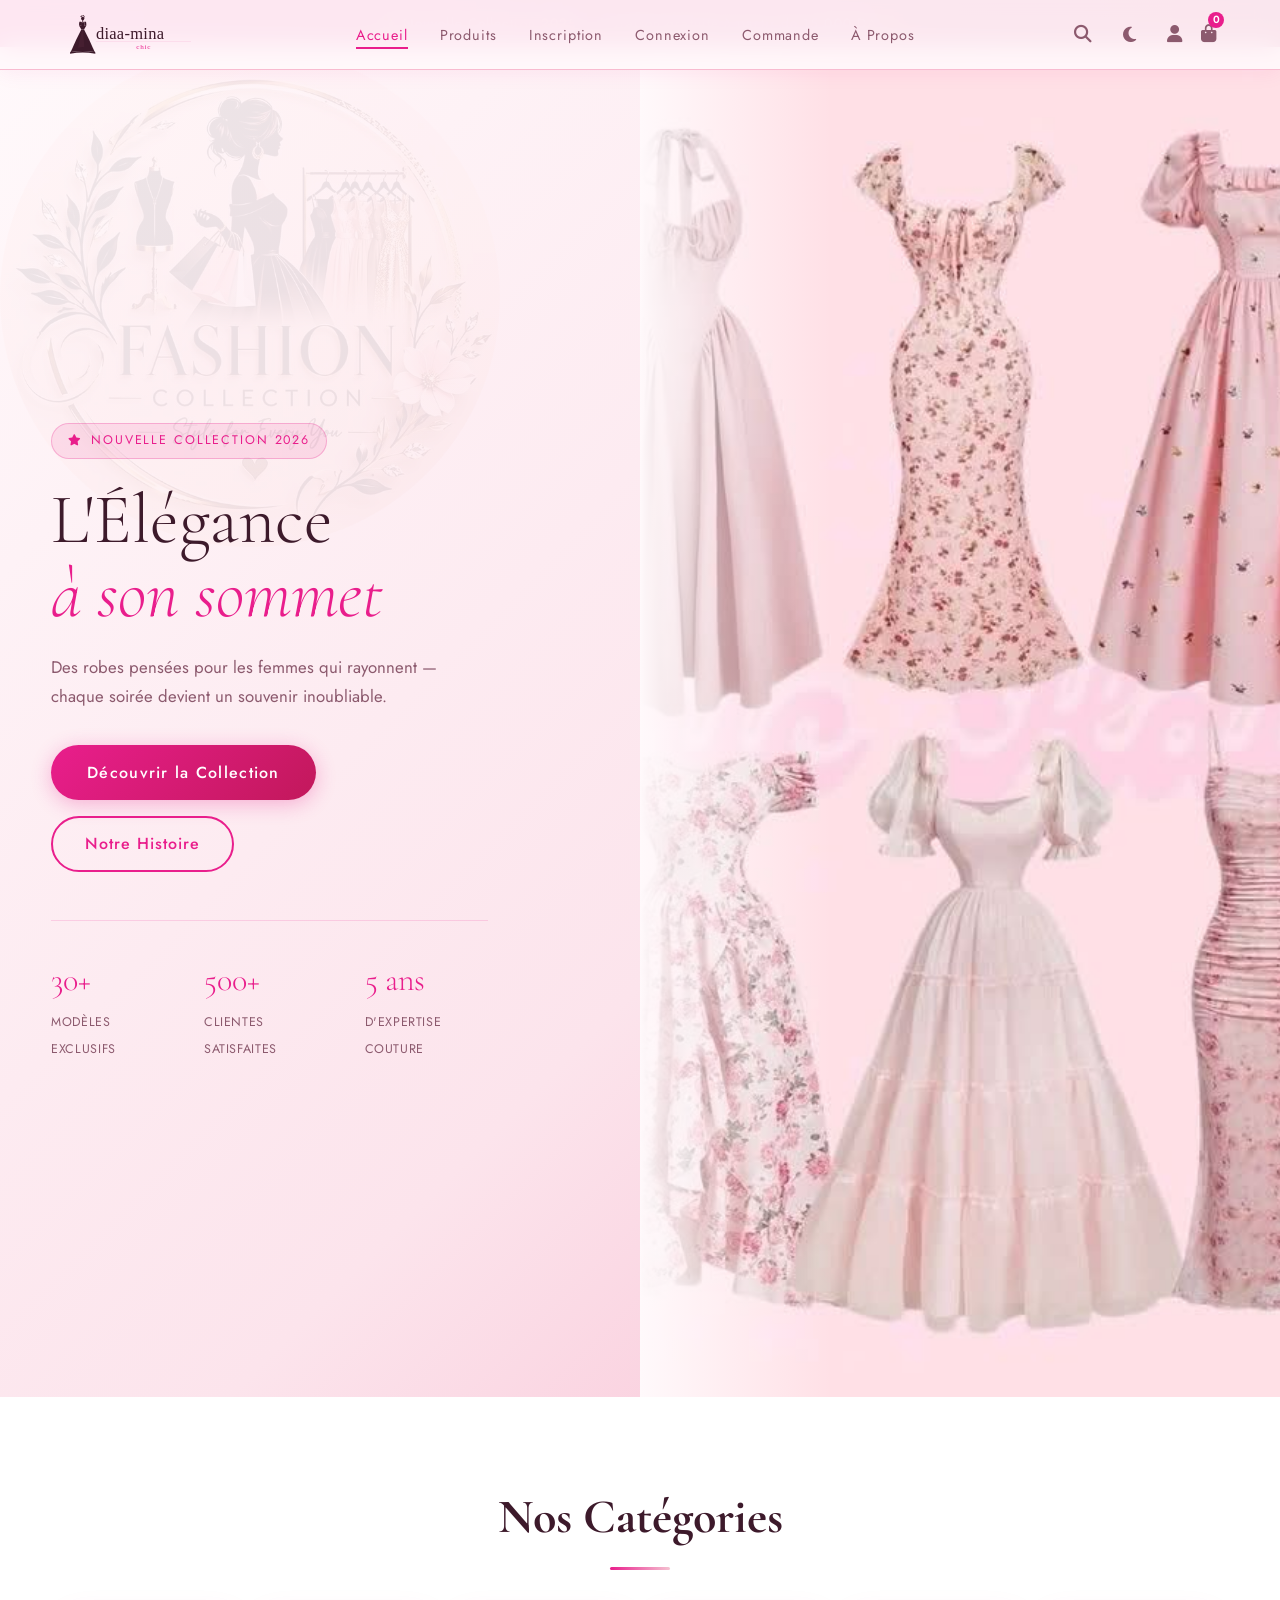
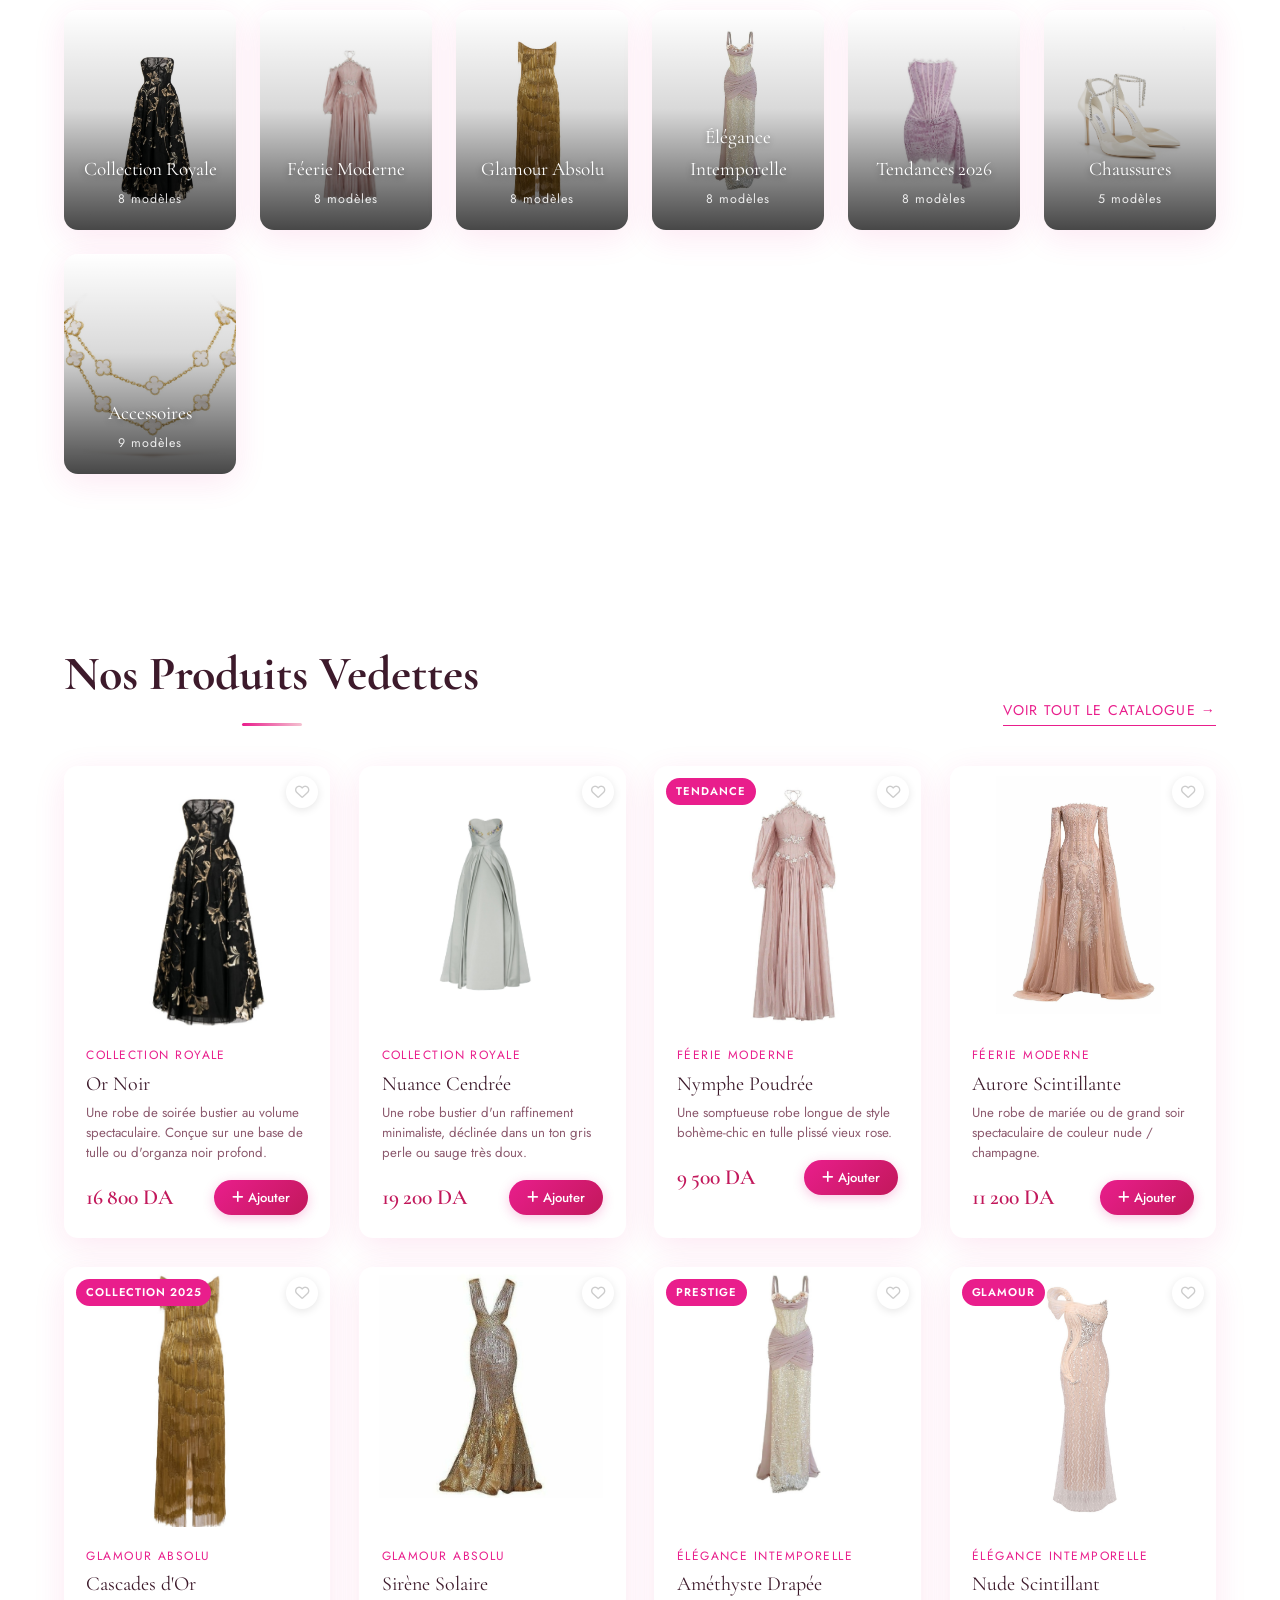
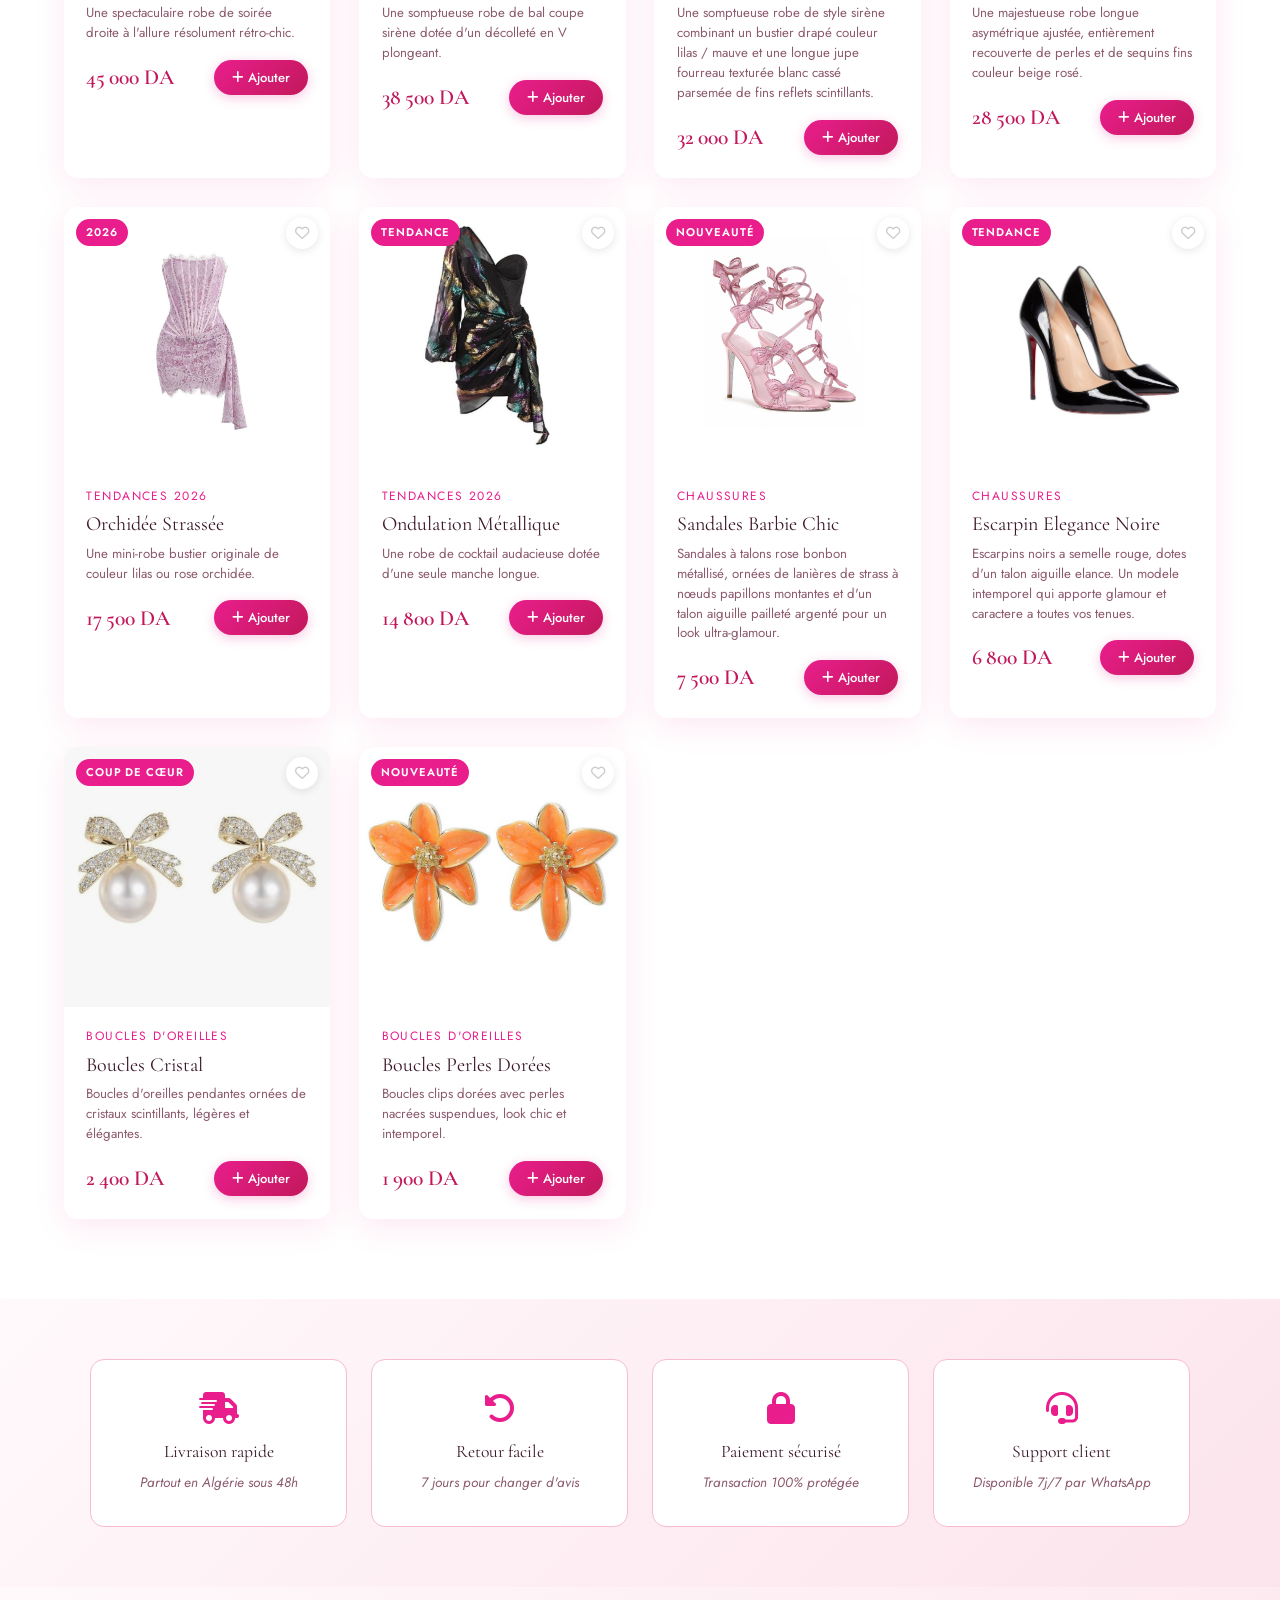
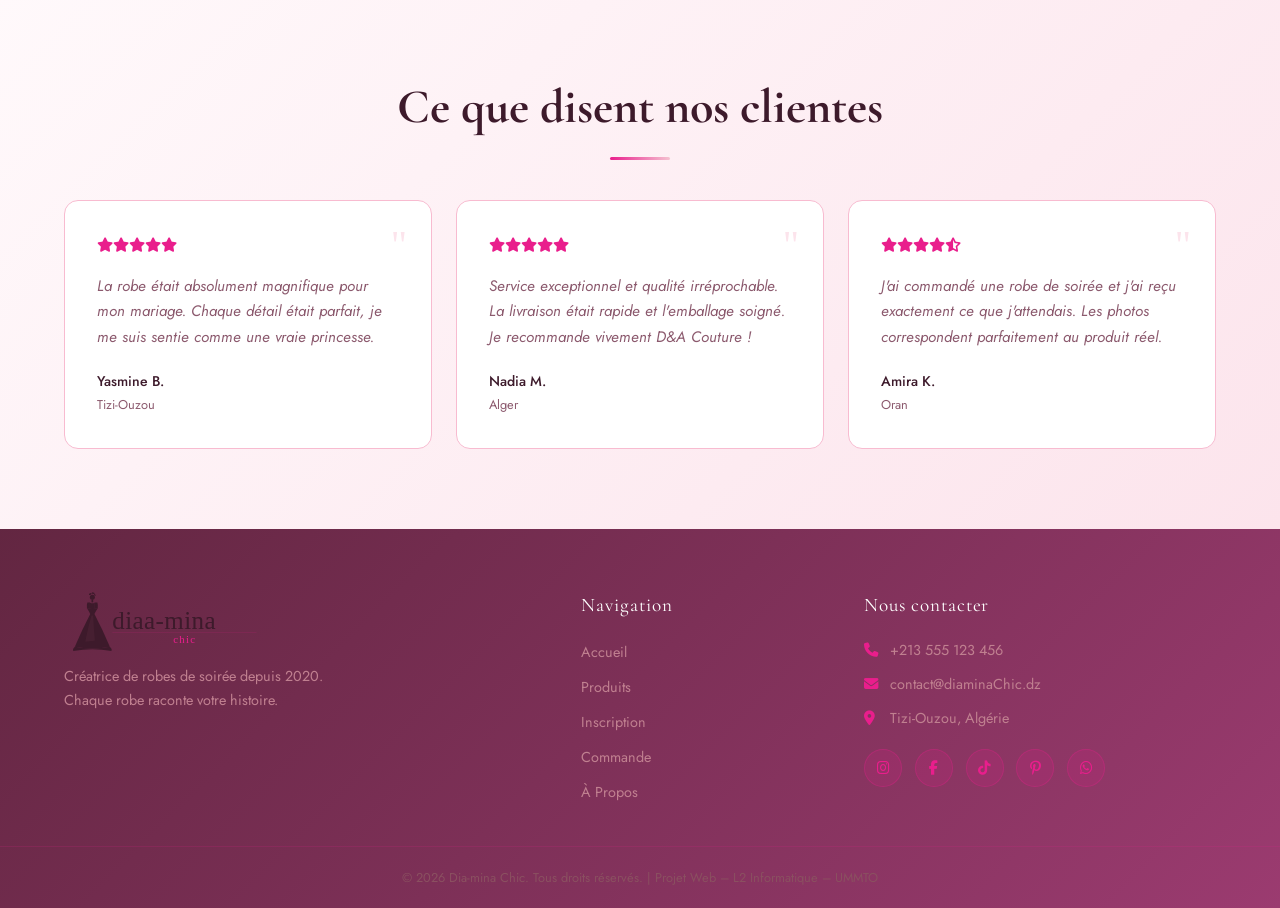
<file: boutiqueChic/index.html>
<!DOCTYPE html>
<html lang="fr">
<head>
  <meta charset="UTF-8" />
  <meta name="viewport" content="width=device-width, initial-scale=1.0" />
  <title>Dia-mina Chic – Robes de Soirée</title>
  <link rel="stylesheet" href="style/global.css" />
  <link rel="stylesheet" href="style/navbar.css" />
  <link rel="stylesheet" href="style/hero.css" />
  <link rel="stylesheet" href="style/products.css" />
  <link rel="stylesheet" href="style/footer.css" />
  <link href="https://fonts.googleapis.com/css2?family=Cormorant+Garamond:ital,wght@0,300;0,400;0,600;1,300;1,400&family=Jost:wght@300;400;500&display=swap" rel="stylesheet" />
  <link rel="stylesheet" href="https://cdnjs.cloudflare.com/ajax/libs/font-awesome/6.5.0/css/all.min.css" />
  <style>
    /* ===== HERO AMÉLIORÉ ===== */
    .hero {
      min-height: 100vh;
      display: grid;
      grid-template-columns: 1fr 1fr;
      align-items: center;
      padding: 0;
      background: linear-gradient(135deg, #fff9fb 0%, #fce4ec 60%, #f8bbd0 100%);
      position: relative;
      overflow: hidden;
    }
    .hero::before {
      content: '';
      position: absolute;
      inset: 0;
      background: url('images/robe55.jpg') center/cover no-repeat;
      opacity: 0.07;
      pointer-events: none;
    }
    .hero-content {
      padding: 120px 5% 80px 8%;
      z-index: 2;
      animation: fadeSlideUp 0.9s ease forwards;
    }
    .hero-visual {
      position: relative;
      height: 150vh;
      overflow: hidden;
    }
    .hero-visual img {
      width: 100%;
      height: 100%;
      object-fit: cover;
      object-position: top center;
      display: block;
    }
    .hero-visual::before {
      content: '';
      position: absolute;
      inset: 0;
      background: linear-gradient(to right, #fff9fb 0%, transparent 30%);
      z-index: 1;
    }
    .hero-badge {
      display: inline-flex;
      align-items: center;
      gap: 0.5rem;
      background: rgba(233,30,140,0.1);
      border: 1px solid rgba(233,30,140,0.25);
      border-radius: 2rem;
      padding: 0.4rem 1rem;
      font-size: 0.78rem;
      letter-spacing: 0.15em;
      text-transform: uppercase;
      color: var(--rose-vif);
      margin-bottom: 1.5rem;
    }
    .hero-badge i { font-size: 0.7rem; }
    .hero-content h1 {
      font-family: var(--font-titre);
      font-size: clamp(3rem, 5.5vw, 5.2rem);
      line-height: 1.05;
      font-weight: 300;
      color: var(--texte);
      margin-bottom: 1.4rem;
    }
    .hero-content h1 em {
      font-style: italic;
      color: var(--rose-vif);
    }
    .hero-desc {
      font-size: 1.05rem;
      color: var(--texte-doux);
      margin-bottom: 2.2rem;
      max-width: 400px;
      line-height: 1.7;
    }
    .hero-actions {
      display: flex;
      gap: 1rem;
      flex-wrap: wrap;
      align-items: center;
    }
    .hero-stats {
      display: flex;
      gap: 2.5rem;
      margin-top: 3rem;
      padding-top: 2rem;
      border-top: 1px solid rgba(233,30,140,0.15);
    }
    .stat-item { text-align: left; }
    .stat-num {
      font-family: var(--font-titre);
      font-size: 2rem;
      font-weight: 300;
      color: var(--rose-vif);
      display: block;
    }
    .stat-label {
      font-size: 0.78rem;
      color: var(--texte-doux);
      letter-spacing: 0.05em;
      text-transform: uppercase;
    }

    /* ===== BANNIÈRE PROMOTIONNELLE ===== */
    .promo-banner {
      background: linear-gradient(90deg, #e91e8c, #c2185b, #e91e8c);
      background-size: 200% auto;
      animation: shimmer 3s linear infinite;
      color: #fff;
      text-align: center;
      padding: 0.75rem 1rem;
      font-size: 0.85rem;
      letter-spacing: 0.08em;
    }
    @keyframes shimmer { to { background-position: 200% center; } }

    /* ===== SECTION NOUVEAUTÉS ===== */
    .nouveautes-section {
      padding: 80px 5%;
      background: #fff;
    }
    .section-header {
      display: flex;
      align-items: flex-end;
      justify-content: space-between;
      margin-bottom: 2.5rem;
      flex-wrap: wrap;
      gap: 1rem;
    }
    .section-header .section-title { margin-bottom: 0; }
    .voir-plus-link {
      font-size: 0.88rem;
      color: var(--rose-vif);
      text-decoration: none;
      letter-spacing: 0.08em;
      text-transform: uppercase;
      border-bottom: 1px solid currentColor;
      padding-bottom: 2px;
      transition: opacity 0.2s;
    }
    .voir-plus-link:hover { opacity: 0.7; }

    /* ===== TÉMOIGNAGES ===== */
    .testimonials-section {
      padding: 80px 5%;
      background: linear-gradient(135deg, #fff9fb 0%, #fce4ec 100%);
    }
    .testi-grid {
      display: grid;
      grid-template-columns: repeat(auto-fit, minmax(280px, 1fr));
      gap: 1.5rem;
      margin-top: 2.5rem;
    }
    .testi-card {
      background: #fff;
      border: 1px solid var(--rose-doux);
      border-radius: var(--radius);
      padding: 2rem;
      position: relative;
    }
    .testi-stars {
      color: var(--rose-vif);
      margin-bottom: 1rem;
      font-size: 0.9rem;
    }
    .testi-text {
      font-style: italic;
      color: var(--texte-doux);
      font-size: 0.95rem;
      line-height: 1.7;
      margin-bottom: 1.2rem;
    }
    .testi-author {
      font-weight: 500;
      font-size: 0.88rem;
      color: var(--texte);
    }
    .testi-ville { color: var(--texte-doux); font-size: 0.8rem; }
    .quote-icon {
      position: absolute;
      top: 1.5rem; right: 1.5rem;
      font-size: 2.5rem;
      color: var(--rose-pale);
      line-height: 1;
      font-family: Georgia, serif;
    }



    @media (max-width: 900px) {
      .hero { grid-template-columns: 1fr; }
      .hero-visual { height: 50vh; }
      .hero-visual::before { background: linear-gradient(to bottom, #fff9fb 0%, transparent 30%); }
      .hero-content { padding: 120px 5% 40px; text-align: center; }
      .hero-desc { margin: 0 auto 2rem; }
      .hero-actions { justify-content: center; }
      .hero-stats { justify-content: center; }
    }

    /* ===== GRILLE ACCUEIL : 4 COLONNES ===== */
    #featuredProducts {
      display: grid;
      grid-template-columns: repeat(4, 1fr);
      gap: 1.8rem;
    }
    @media (max-width: 1100px) {
      #featuredProducts { grid-template-columns: repeat(3, 1fr); }
    }
    @media (max-width: 750px) {
      #featuredProducts { grid-template-columns: repeat(2, 1fr); gap: 1rem; }
    }
    @media (max-width: 400px) {
      #featuredProducts { grid-template-columns: 1fr; }
    }
  </style>
</head>
<body>

  <!-- ===== BANNIÈRE PROMO ===== -->
  <div class="promo-banner">
    ✨ Nouvelle Collection 2025 — Livraison gratuite à partir de 15 000 DA ✨
  </div>

  <!-- ===== NAVBAR ===== -->
  <nav class="navbar">
    <div class="nav-logo"><img src="images/logo.svg" alt="D&A Chic" class="nav-logo-img"></div>
    <ul class="nav-links">
      <li><a href="index.html" class="active">Accueil</a></li>
      <li><a href="content/produits.html">Produits</a></li>
      <li><a href="content/inscription.html">Inscription</a></li>
      <li><a href="content/connexion.html">Connexion</a></li>
      <li><a href="content/commande.html">Commande</a></li>
      <li><a href="content/apropos.html">À Propos</a></li>
    </ul>
    <div class="nav-icons">
      <button class="search-toggle" id="searchToggle"><i class="fas fa-search"></i></button>
      <button class="dark-toggle" id="darkToggle" title="Mode sombre"><i class="fas fa-moon"></i></button>
      <a href="content/connexion.html"><i class="fas fa-user"></i></a>
      <a href="content/commande.html"><i class="fas fa-shopping-bag"></i><span class="cart-count" id="cartCount">0</span></a>
    </div>
  </nav>

  <!-- SEARCH BAR -->
  <div class="search-bar-wrapper" id="searchBar">
    <div class="search-container">
      <input type="text" id="searchInput" placeholder="Rechercher une robe…" autocomplete="off" />
      <button id="searchBtn"><i class="fas fa-search"></i></button>
      <div class="search-results" id="searchResults"></div>
    </div>
  </div>

  <!-- ===== HERO ===== -->
  <section class="hero">
    <div class="hero-content">
      <div class="hero-badge"><i class="fas fa-star"></i> Nouvelle Collection 2026</div>
      <h1>L'Élégance<br /><em>à son sommet</em></h1>
      <p class="hero-desc">Des robes pensées pour les femmes qui rayonnent — chaque soirée devient un souvenir inoubliable.</p>
      <div class="hero-actions">
        <a href="content/produits.html" class="btn-primary">Découvrir la Collection</a>
        <a href="content/apropos.html" class="btn-outline">Notre Histoire</a>
      </div>
      <div class="hero-stats">
        <div class="stat-item">
          <span class="stat-num">30+</span>
          <span class="stat-label">Modèles exclusifs</span>
        </div>
        <div class="stat-item">
          <span class="stat-num">500+</span>
          <span class="stat-label">Clientes satisfaites</span>
        </div>
        <div class="stat-item">
          <span class="stat-num">5 ans</span>
          <span class="stat-label">D'expertise couture</span>
        </div>
      </div>
    </div>
    <div class="hero-visual">
      <img src="images/robe54.jpg" alt="Robe D&A Couture Collection 2025" />
    </div>
  </section>

  <!-- ===== CATEGORIES ===== -->
  <section class="categories-section">
    <h2 class="section-title">Nos Catégories</h2>
    <div class="cat-grid">

      <div class="cat-card" onclick="filterAndGo('Collection Royale')">
        <img class="cat-bg" src="images/robe3.jpg" alt="Collection Royale" />
        <div class="cat-overlay"></div>
        <div class="cat-info">
          <h3>Collection Royale</h3>
          <span class="cat-count">8 modèles</span>
        </div>
      </div>

      <div class="cat-card" onclick="filterAndGo('Féerie Moderne')">
        <img class="cat-bg" src="images/robe9.jpg" alt="Féerie Moderne" />
        <div class="cat-overlay"></div>
        <div class="cat-info">
          <h3>Féerie Moderne</h3>
          <span class="cat-count">8 modèles</span>
        </div>
      </div>

      <div class="cat-card" onclick="filterAndGo('Glamour Absolu')">
        <img class="cat-bg" src="images/robe17.jpg" alt="Glamour Absolu" />
        <div class="cat-overlay"></div>
        <div class="cat-info">
          <h3>Glamour Absolu</h3>
          <span class="cat-count">8 modèles</span>
        </div>
      </div>

      <div class="cat-card" onclick="filterAndGo('Élégance Intemporelle')">
        <img class="cat-bg" src="images/robe25.jpg" alt="Élégance Intemporelle" />
        <div class="cat-overlay"></div>
        <div class="cat-info">
          <h3>Élégance Intemporelle</h3>
          <span class="cat-count">8 modèles</span>
        </div>
      </div>

      <div class="cat-card" onclick="filterAndGo('Tendances 2026')">
        <img class="cat-bg" src="images/robe33.jpg" alt="Tendances 2026" />
        <div class="cat-overlay"></div>
        <div class="cat-info">
          <h3>Tendances 2026</h3>
          <span class="cat-count">8 modèles</span>
        </div>
      </div>

      <div class="cat-card" onclick="filterAndGo('Chaussures')">
        <img class="cat-bg" src="images/talon1.jpg" alt="Chaussures" />
        <div class="cat-overlay"></div>
        <div class="cat-info">
          <h3>Chaussures</h3>
          <span class="cat-count">5 modèles</span>
        </div>
      </div>

      <div class="cat-card" onclick="filterAndGo('Accessoires')">
        <img class="cat-bg" src="images/collier1.jpg" alt="Accessoires" />
        <div class="cat-overlay"></div>
        <div class="cat-info">
          <h3>Accessoires</h3>
          <span class="cat-count">9 modèles</span>
        </div>
      </div>

    </div>
  </section>

  <!-- ===== PRODUITS PAR CATÉGORIE ===== -->
  <section class="nouveautes-section">
    <div class="section-header">
      <h2 class="section-title">Nos Produits Vedettes</h2>
      <a href="content/produits.html" class="voir-plus-link">Voir tout le catalogue →</a>
    </div>
    <div id="featuredProducts"></div>
  </section>

  <!-- ===== ENGAGEMENTS ===== -->
  <section class="engagements-section">
    <div class="eng-grid">
      <div class="eng-card">
        <i class="fas fa-shipping-fast"></i>
        <h4>Livraison rapide</h4>
        <p>Partout en Algérie sous 48h</p>
      </div>
      <div class="eng-card">
        <i class="fas fa-undo-alt"></i>
        <h4>Retour facile</h4>
        <p>7 jours pour changer d'avis</p>
      </div>
      <div class="eng-card">
        <i class="fas fa-lock"></i>
        <h4>Paiement sécurisé</h4>
        <p>Transaction 100% protégée</p>
      </div>
      <div class="eng-card">
        <i class="fas fa-headset"></i>
        <h4>Support client</h4>
        <p>Disponible 7j/7 par WhatsApp</p>
      </div>
    </div>
  </section>

  <!-- ===== TÉMOIGNAGES ===== -->
  <section class="testimonials-section">
    <h2 class="section-title" style="text-align:center;margin-bottom:0">Ce que disent nos clientes</h2>
    <div class="testi-grid">
      <div class="testi-card">
        <span class="quote-icon">"</span>
        <div class="testi-stars"><i class="fas fa-star"></i><i class="fas fa-star"></i><i class="fas fa-star"></i><i class="fas fa-star"></i><i class="fas fa-star"></i></div>
        <p class="testi-text">La robe était absolument magnifique pour mon mariage. Chaque détail était parfait, je me suis sentie comme une vraie princesse.</p>
        <div class="testi-author">Yasmine B.</div>
        <div class="testi-ville">Tizi-Ouzou</div>
      </div>
      <div class="testi-card">
        <span class="quote-icon">"</span>
        <div class="testi-stars"><i class="fas fa-star"></i><i class="fas fa-star"></i><i class="fas fa-star"></i><i class="fas fa-star"></i><i class="fas fa-star"></i></div>
        <p class="testi-text">Service exceptionnel et qualité irréprochable. La livraison était rapide et l'emballage soigné. Je recommande vivement D&A Couture !</p>
        <div class="testi-author">Nadia M.</div>
        <div class="testi-ville">Alger</div>
      </div>
      <div class="testi-card">
        <span class="quote-icon">"</span>
        <div class="testi-stars"><i class="fas fa-star"></i><i class="fas fa-star"></i><i class="fas fa-star"></i><i class="fas fa-star"></i><i class="fas fa-star-half-alt"></i></div>
        <p class="testi-text">J'ai commandé une robe de soirée et j'ai reçu exactement ce que j'attendais. Les photos correspondent parfaitement au produit réel.</p>
        <div class="testi-author">Amira K.</div>
        <div class="testi-ville">Oran</div>
      </div>
    </div>
  </section>

  <!-- ===== FOOTER ===== -->
  <footer class="footer">
    <div class="footer-top">
      <div class="footer-brand">
        <img src="images/logo.svg" alt="D&A Chic" class="footer-logo-img" style="width:200px;margin-bottom:0.5rem;">
        <p>Créatrice de robes de soirée depuis 2020.<br />Chaque robe raconte votre histoire.</p>
      </div>
      <div class="footer-links">
        <h4>Navigation</h4>
        <ul>
          <li><a href="index.html">Accueil</a></li>
          <li><a href="content/produits.html">Produits</a></li>
          <li><a href="content/inscription.html">Inscription</a></li>
          <li><a href="content/commande.html">Commande</a></li>
          <li><a href="content/apropos.html">À Propos</a></li>
        </ul>
      </div>
      <div class="footer-contact">
        <h4>Nous contacter</h4>
        <p><i class="fas fa-phone"></i> +213 555 123 456</p>
        <p><i class="fas fa-envelope"></i> contact@diaminaChic.dz</p>
        <p><i class="fas fa-map-marker-alt"></i> Tizi-Ouzou, Algérie</p>
        <div class="social-links">
          <a href="#" title="Instagram"><i class="fab fa-instagram"></i></a>
          <a href="#" title="Facebook"><i class="fab fa-facebook-f"></i></a>
          <a href="#" title="TikTok"><i class="fab fa-tiktok"></i></a>
          <a href="#" title="Pinterest"><i class="fab fa-pinterest-p"></i></a>
          <a href="#" title="WhatsApp"><i class="fab fa-whatsapp"></i></a>
        </div>
      </div>
    </div>
    <div class="footer-bottom">
      <p>© 2026 Dia-mina Chic. Tous droits réservés. | Projet Web – L2 Informatique – UMMTO</p>
    </div>
  </footer>

  <script src="javascript/data.js"></script>
  <script src="javascript/search.js"></script>
  <script src="javascript/main.js"></script>

  <!-- ===== DARK MODE ===== -->
  <script>
    (function() {
      // Appliquer le thème sauvegardé au chargement (évite le flash)
      if (localStorage.getItem('da_theme') === 'dark') {
        document.body.classList.add('dark');
      }
    })();

    document.addEventListener('DOMContentLoaded', () => {
      const btn = document.getElementById('darkToggle');
      if (!btn) return;

      function updateIcon() {
        const isDark = document.body.classList.contains('dark');
        btn.innerHTML = isDark
          ? '<i class="fas fa-sun"></i>'
          : '<i class="fas fa-moon"></i>';
        btn.title = isDark ? 'Mode clair' : 'Mode sombre';
      }

      // Init icon
      updateIcon();

      btn.addEventListener('click', () => {
        document.body.classList.toggle('dark');
        const isDark = document.body.classList.contains('dark');
        localStorage.setItem('da_theme', isDark ? 'dark' : 'light');
        updateIcon();
      });
    });
  </script>

</body>
</html>
</file>
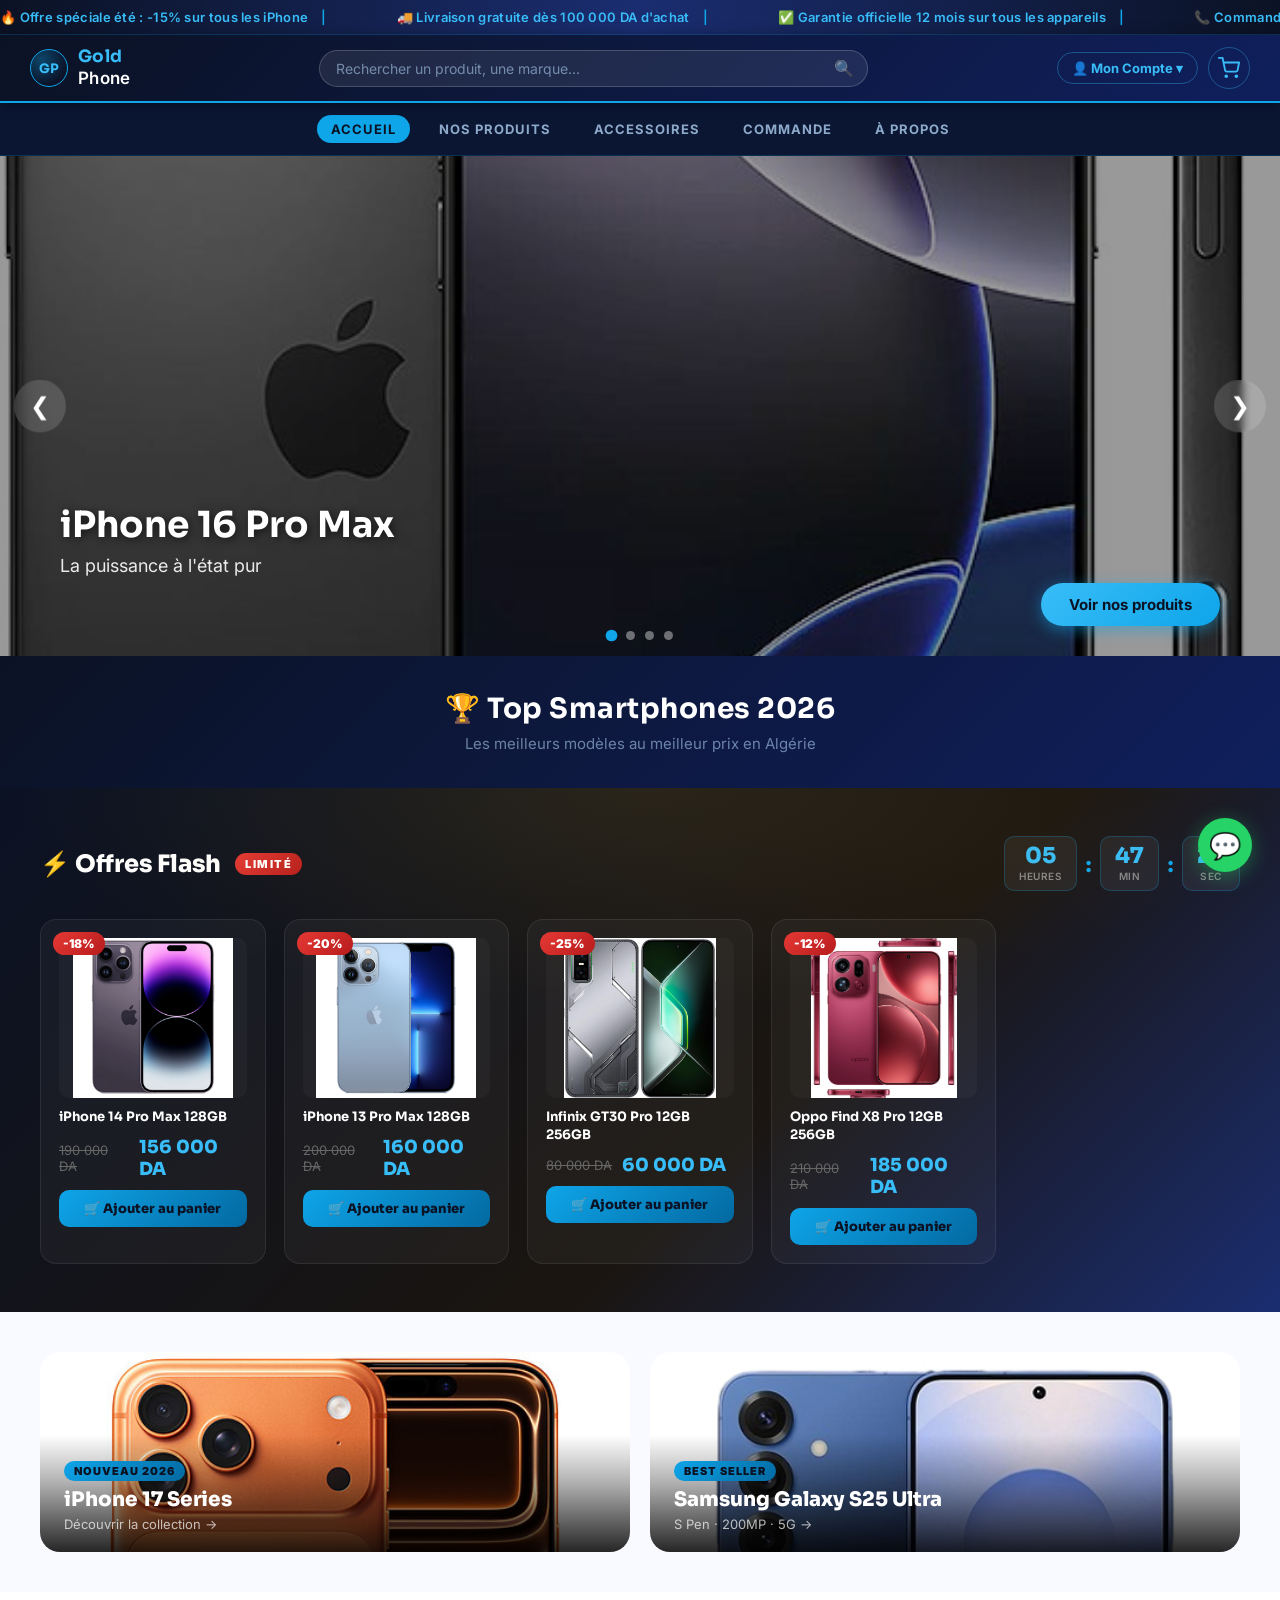
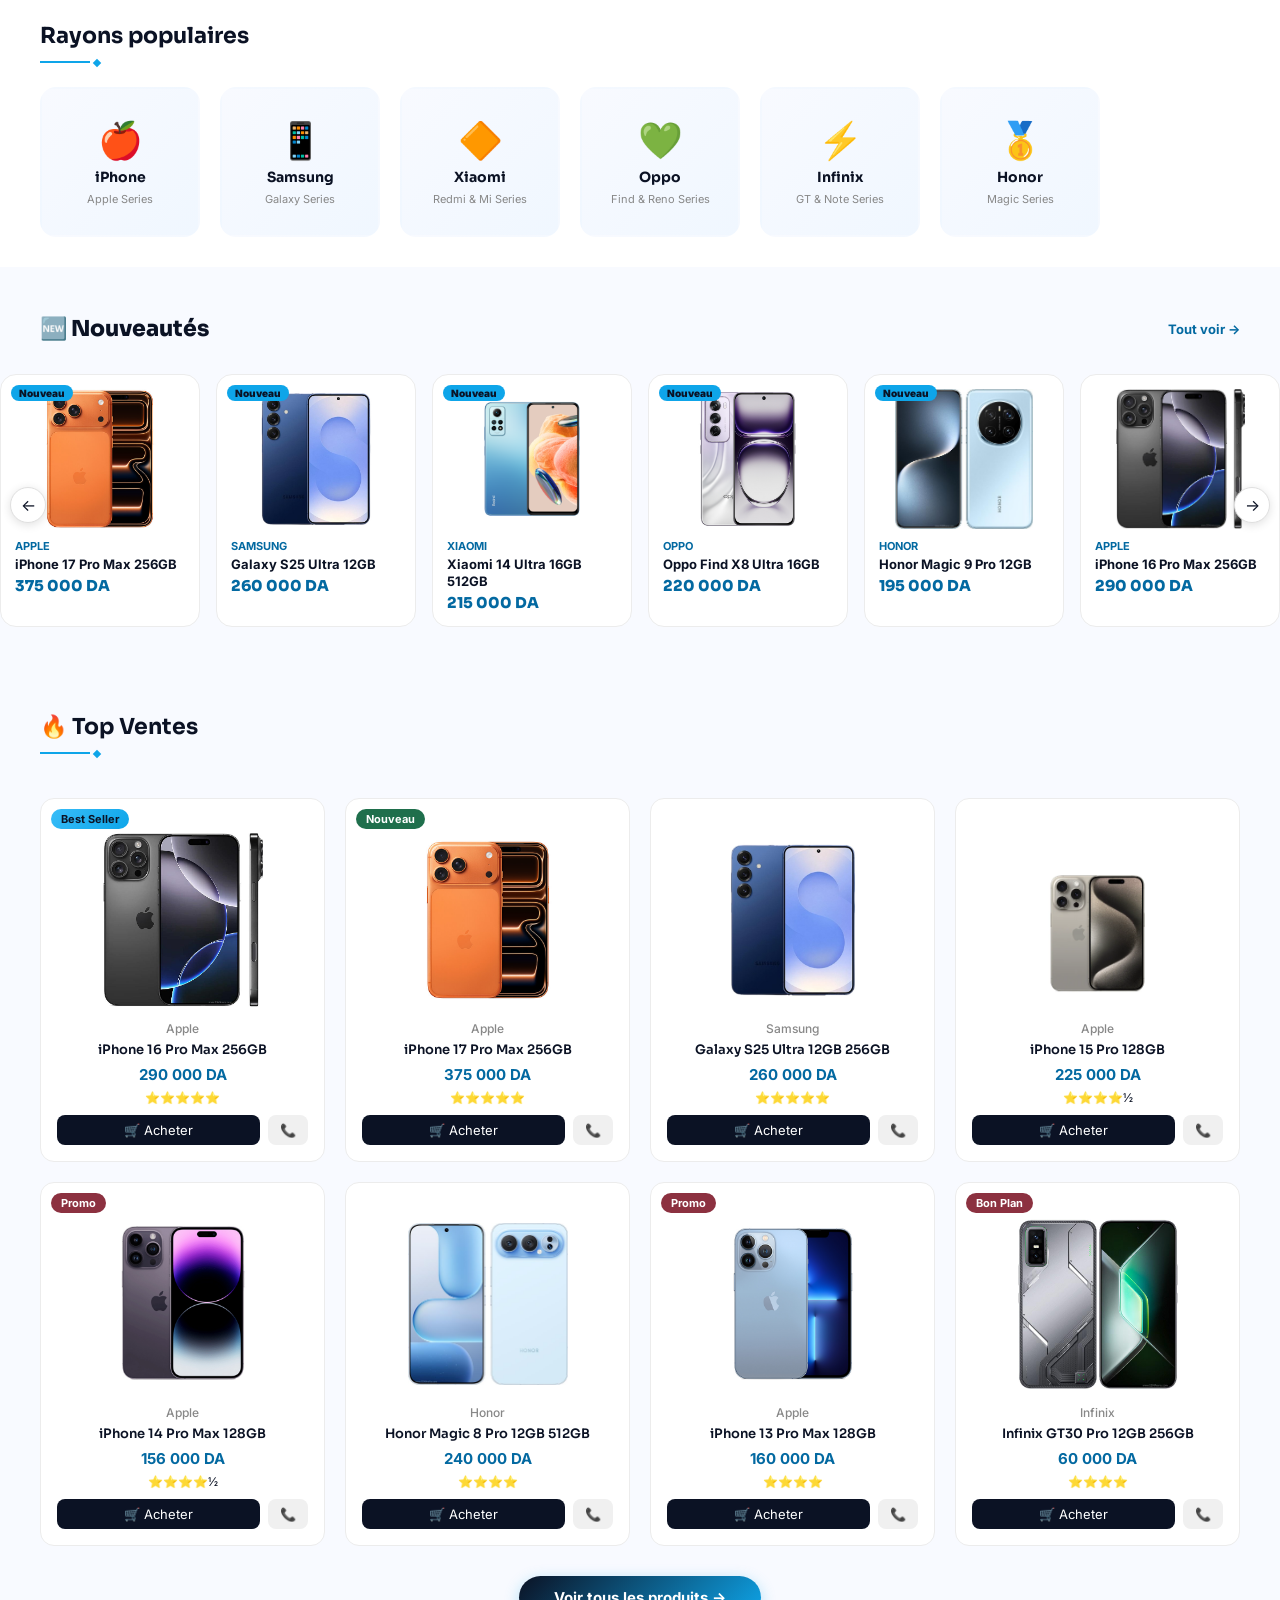
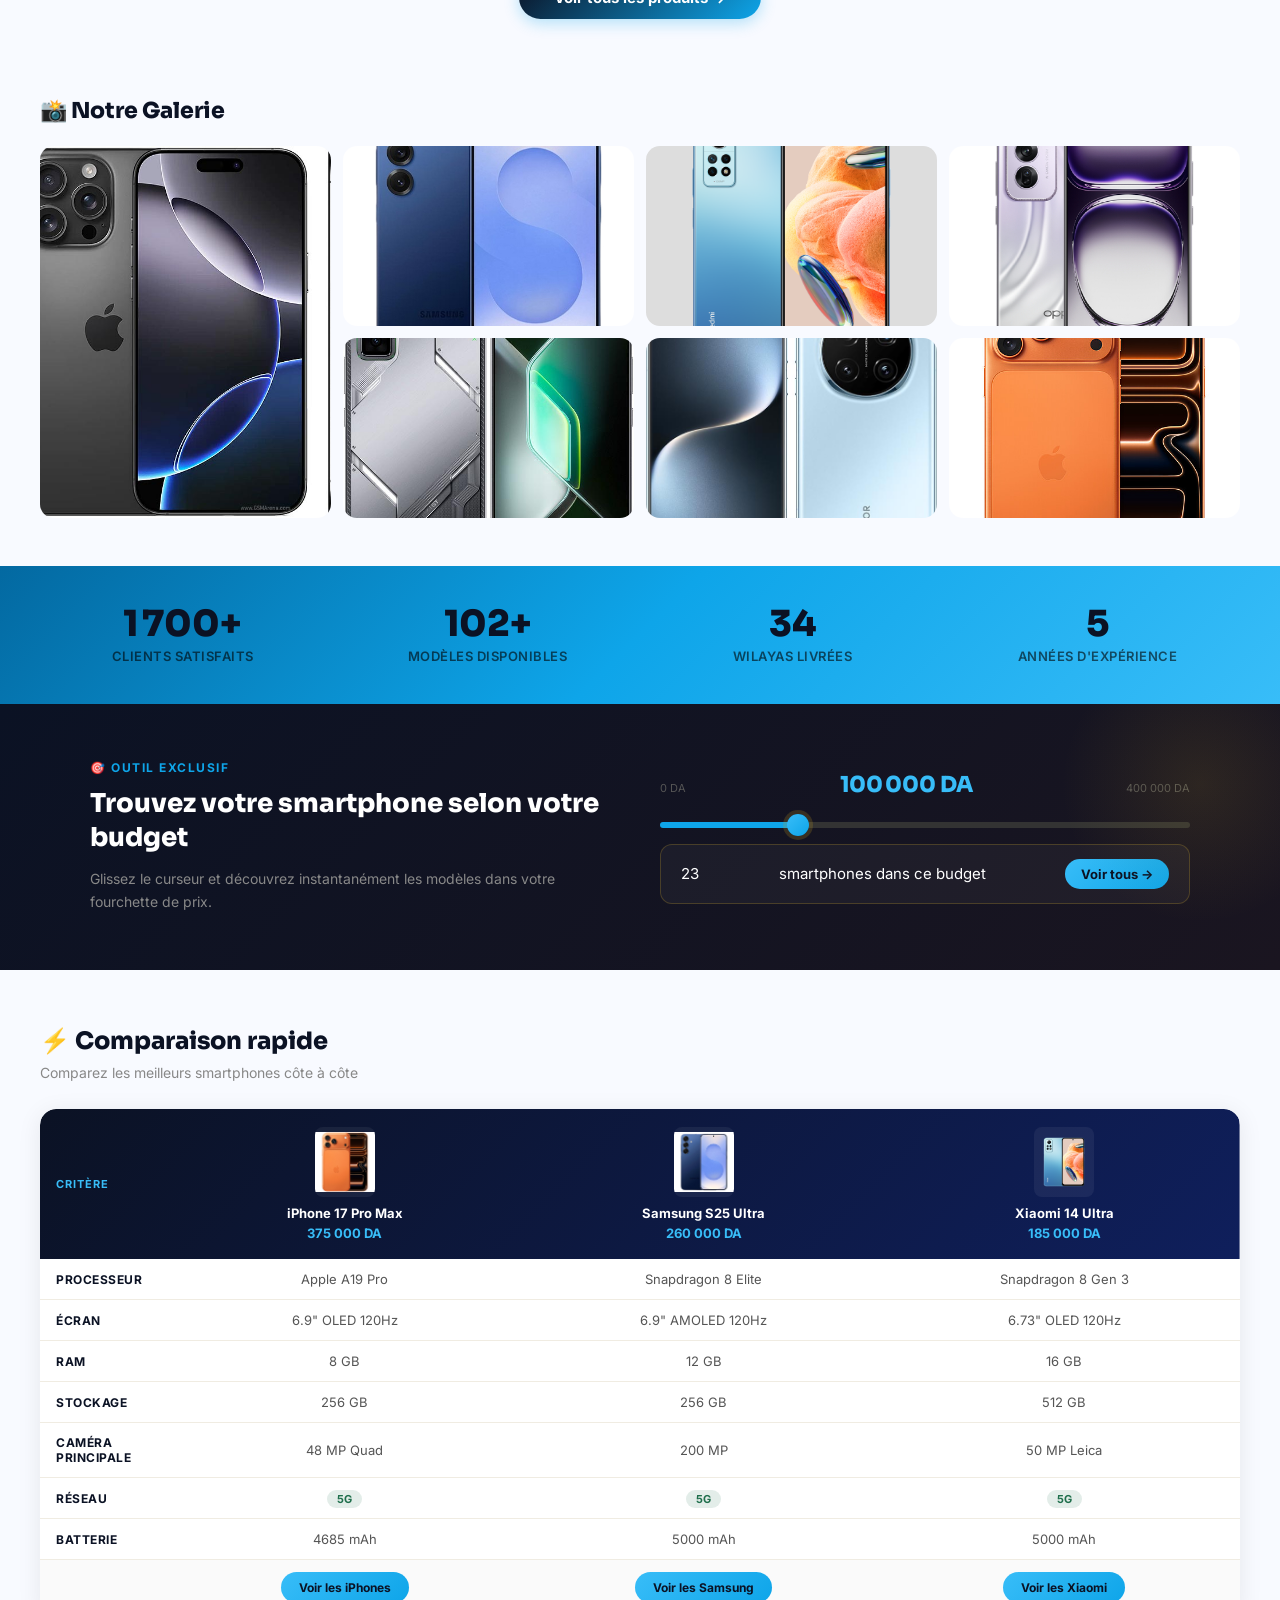
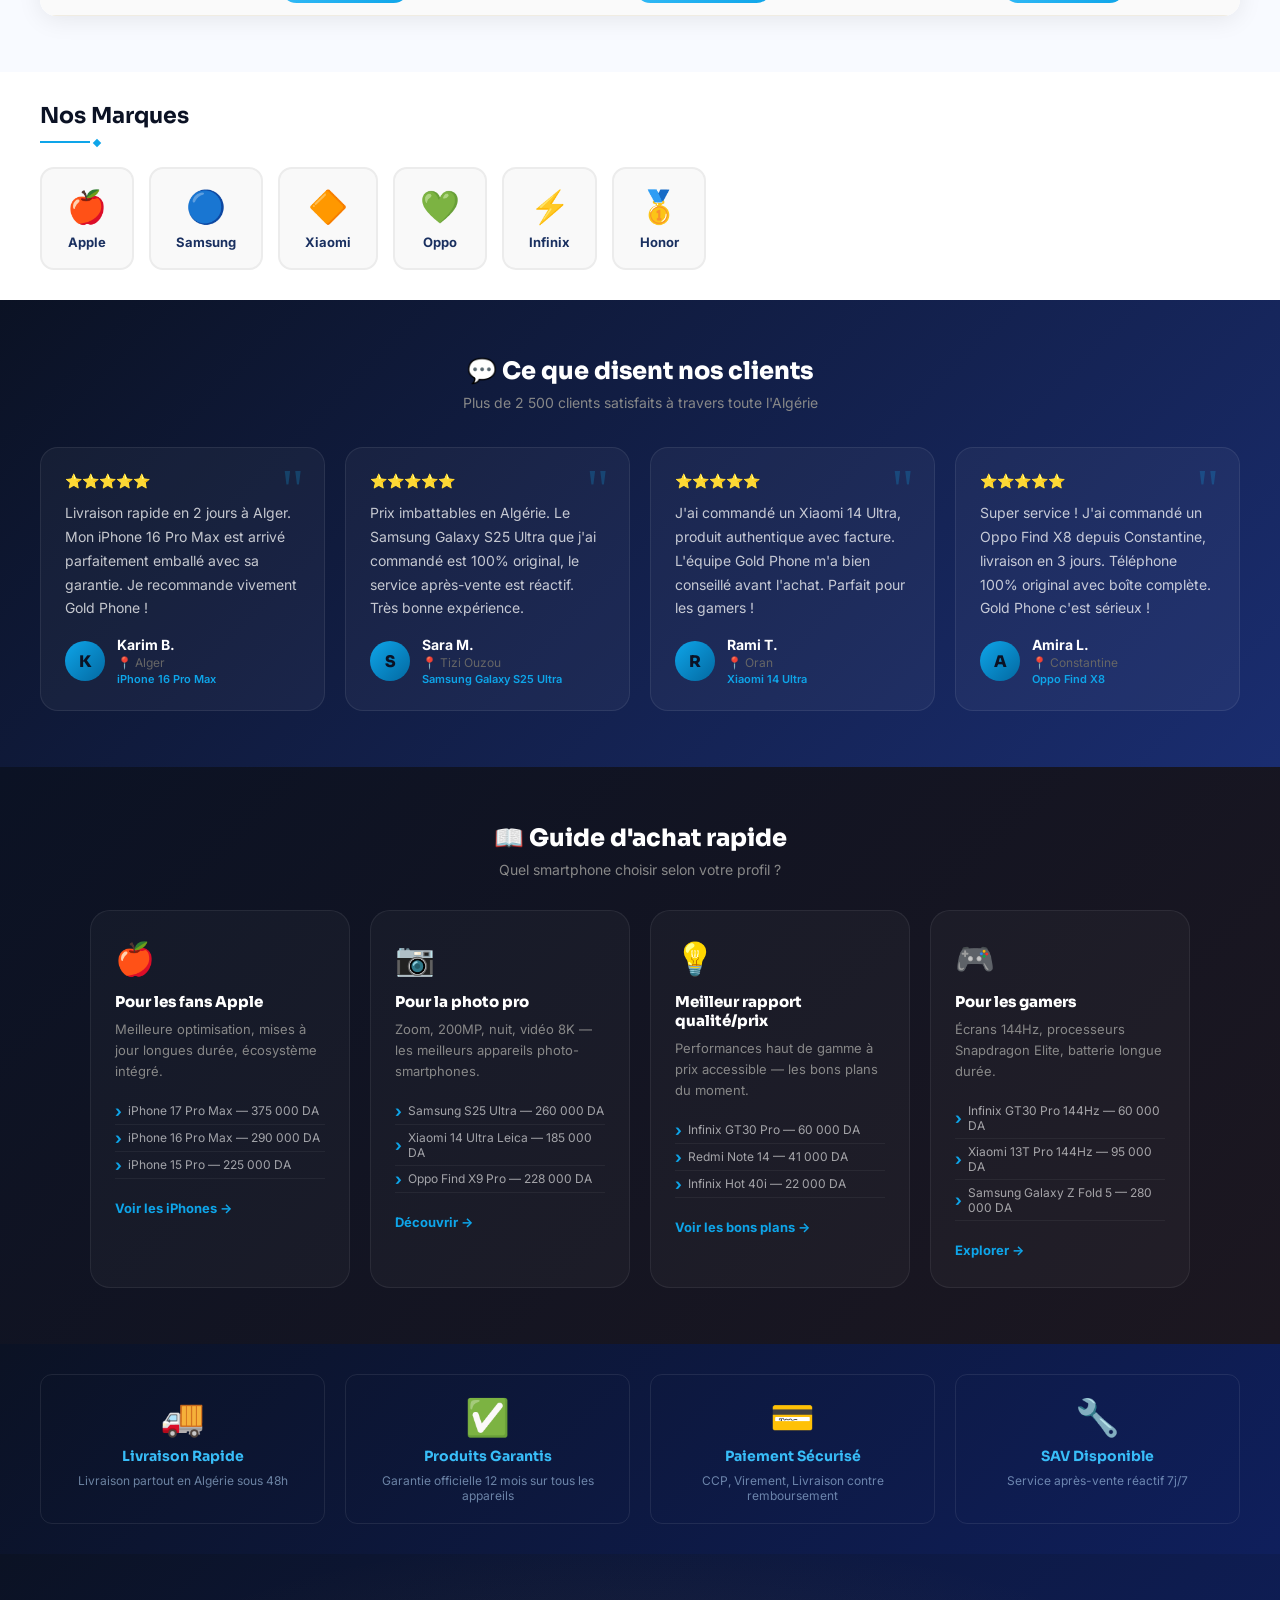
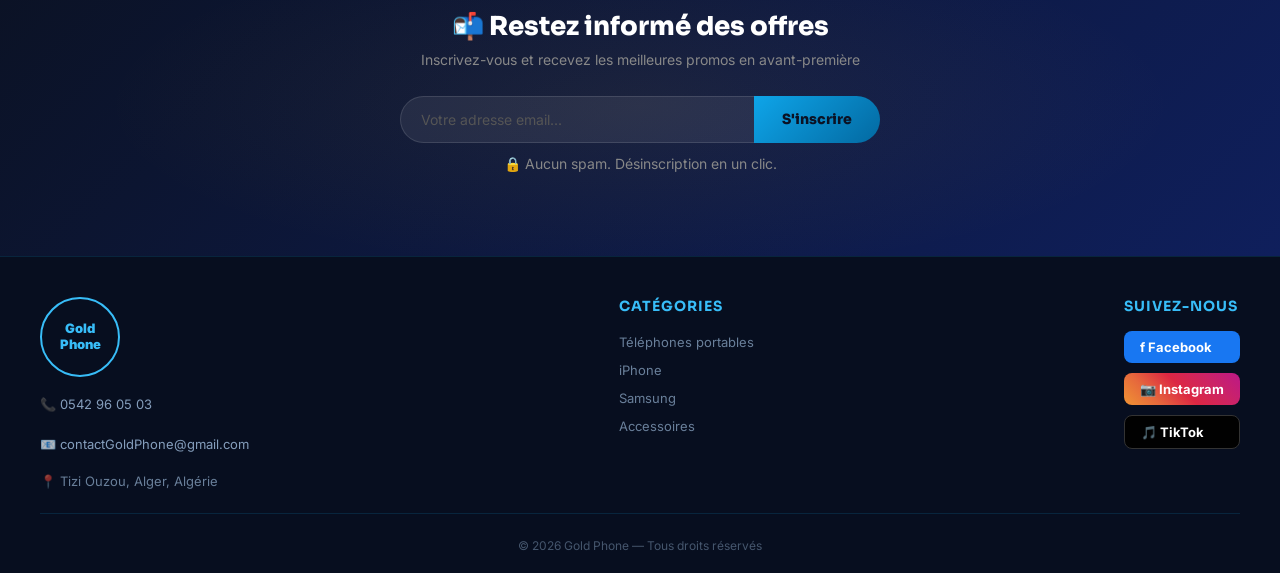
<file: goldPhone/index.html>
<!DOCTYPE html>
<html lang="fr">
<head>
<meta charset="UTF-8">
<meta name="viewport" content="width=device-width, initial-scale=1.0">
<title>Gold Phone - Smartphones & Accessoires | Tizi Ouzou · Algérie</title>
<meta name="description" content="Gold Phone, votre boutique de smartphones neufs et reconditionnés à Tizi Ouzou. iPhone, Samsung, Xiaomi, Oppo, Honor, Infinix. Garantie 12 mois, livraison en Algérie.">
<link rel="icon" type="image/svg+xml" href="favicon.svg">
<meta property="og:title" content="Gold Phone - Smartphones & Accessoires | Tizi Ouzou · Algérie">
<meta property="og:description" content="Gold Phone, votre boutique de smartphones neufs et reconditionnés à Tizi Ouzou. iPhone, Samsung, Xiaomi, Oppo, Honor, Infinix. Garantie 12 mois, livraison en Algérie.">
<meta property="og:type" content="website">
<meta property="og:locale" content="fr_FR">
<meta name="theme-color" content="#0b1224">
<link rel="preconnect" href="https://fonts.googleapis.com">
<link rel="preconnect" href="https://fonts.gstatic.com" crossorigin>
<link href="https://fonts.googleapis.com/css2?family=Sora:wght@500;600;700;800&family=Inter:wght@400;500;600;700&display=swap" rel="stylesheet">
<link rel="stylesheet" href="style.css">
</head>

<body>

<!-- BARRE D'ANNONCES (ticker) -->
<div class="annonce-bar">
  <div class="annonce-track" id="announceTicker">
    <span class="annonce-item">🔥 Offre spéciale été : -15% sur tous les iPhone <span class="sep">|</span></span>
    <span class="annonce-item">🚚 Livraison gratuite dès 100 000 DA d'achat <span class="sep">|</span></span>
    <span class="annonce-item">✅ Garantie officielle 12 mois sur tous les appareils <span class="sep">|</span></span>
    <span class="annonce-item">📞 Commande rapide par téléphone : 0542 96 05 03 <span class="sep">|</span></span>
    <span class="annonce-item">🆕 iPhone 17 Pro Max en stock — quantités limitées ! <span class="sep">|</span></span>
    <span class="annonce-item">💳 Paiement en 3× sans frais disponible <span class="sep">|</span></span>
    <!-- duplicate for seamless loop -->
    <span class="annonce-item">🔥 Offre spéciale été : -15% sur tous les iPhone <span class="sep">|</span></span>
    <span class="annonce-item">🚚 Livraison gratuite dès 100 000 DA d'achat <span class="sep">|</span></span>
    <span class="annonce-item">✅ Garantie officielle 12 mois sur tous les appareils <span class="sep">|</span></span>
    <span class="annonce-item">📞 Commande rapide par téléphone : 0542 96 05 03 <span class="sep">|</span></span>
    <span class="annonce-item">🆕 iPhone 17 Pro Max en stock — quantités limitées ! <span class="sep">|</span></span>
    <span class="annonce-item">💳 Paiement en 3× sans frais disponible <span class="sep">|</span></span>
  </div>
</div>

<!-- HEADER -->
<header>
  <div class="logo-header">
    <span class="logo-mark">GP</span>
    <span class="logo-text">Gold<br><b>Phone</b></span>
  </div>
  <div class="search">
    <input type="text" id="searchInput" placeholder="Rechercher un produit, une marque..." onkeyup="rechercherProduit()">
    <span class="search-icon">🔍</span>
  </div>
  <div class="header-actions">
    <div class="account-menu">
      <button onclick="toggleMenu()">👤 Mon Compte ▾</button>
      <div id="dropdown" class="dropdown">
        <a href="connexion.html">Créer un compte</a>
        <a href="connexion.html">Se connecter</a>
      </div>
    </div>
    <a href="panier.html" class="cart-icon-btn" id="cartBtn" aria-label="Mon panier">
      <svg xmlns="http://www.w3.org/2000/svg" viewBox="0 0 24 24" fill="none" stroke="currentColor" stroke-width="2" stroke-linecap="round" stroke-linejoin="round" width="22" height="22">
        <circle cx="9" cy="21" r="1"></circle>
        <circle cx="20" cy="21" r="1"></circle>
        <path d="M1 1h4l2.68 13.39a2 2 0 0 0 2 1.61h9.72a2 2 0 0 0 2-1.61L23 6H6"></path>
      </svg>
      <span class="cart-badge" id="cartCount">0</span>
    </a>
    <button class="hamburger-btn" onclick="toggleNav()" aria-label="Ouvrir le menu" aria-expanded="false">
      <span></span><span></span><span></span>
    </button>
  </div>
</header>

<!-- NAVIGATION -->
<nav class="menu">
  <a href="index.html" class="active">ACCUEIL</a>
  <a href="produits.html">NOS PRODUITS</a>
  <a href="produits.html">ACCESSOIRES</a>
  <a href="commande.html">COMMANDE</a>
  <a href="a-propos.html">À PROPOS</a>
</nav>

<!-- SLIDER HERO -->
<div class="slider">
  <div class="slides">
    <div class="slide s1">
      <img src="image/iphone16promax.jpg" alt="iPhone 16 Pro Max">
      <div class="slide-overlay">
        <h2>iPhone 16 Pro Max</h2>
        <p>La puissance à l'état pur</p>
      </div>
    </div>
    <div class="slide s2">
      <img src="image/samsungs25.jpg" alt="Samsung Galaxy S25">
      <div class="slide-overlay">
        <h2>Samsung Galaxy S25 Ultra</h2>
        <p>Redéfinir l'excellence</p>
      </div>
    </div>
    <div class="slide s3">
      <img src="image/iphone17orange.jpg" alt="iPhone 17">
      <div class="slide-overlay">
        <h2>iPhone 17 Pro Max</h2>
        <p>Le futur est arrivé</p>
      </div>
    </div>
    <div class="slide" style="background:#0b1224;">
      <img src="image/xiomi4.jpg" alt="Xiaomi 14 Ultra">
      <div class="slide-overlay">
        <h2>Xiaomi 14 Ultra</h2>
        <p>Leica · Snapdragon 8 Gen 3</p>
      </div>
    </div>
  </div>
  <button class="slider-btn prev" onclick="changeSlide(-1)">&#10094;</button>
  <button class="slider-btn next" onclick="changeSlide(1)">&#10095;</button>
  <div class="slider-dots">
    <span class="dot active" onclick="goToSlide(0)"></span>
    <span class="dot" onclick="goToSlide(1)"></span>
    <span class="dot" onclick="goToSlide(2)"></span>
    <span class="dot" onclick="goToSlide(3)"></span>
  </div>
  <a href="produits.html" class="btn-acceuil">Voir nos produits</a>
</div>

<!-- HERO TITLE -->
<div class="main">
  <section class="hero">
    <h1>🏆 Top Smartphones 2026</h1>
    <p>Les meilleurs modèles au meilleur prix en Algérie</p>
  </section>
</div>

<!-- OFFRES FLASH -->
<section class="flash-section">
  <div class="flash-header">
    <div class="flash-title">
      <h2>⚡ Offres Flash</h2>
      <span class="flash-label">Limité</span>
    </div>
    <div class="countdown" id="countdown">
      <div class="cd-unit"><span class="cd-num" id="cd-h">05</span><span class="cd-lbl">Heures</span></div>
      <span class="cd-sep">:</span>
      <div class="cd-unit"><span class="cd-num" id="cd-m">47</span><span class="cd-lbl">Min</span></div>
      <span class="cd-sep">:</span>
      <div class="cd-unit"><span class="cd-num" id="cd-s">30</span><span class="cd-lbl">Sec</span></div>
    </div>
  </div>
  <div class="flash-grid">

    <div class="flash-card" onclick="voirFiche('iphone14pro','iPhone 14 Pro Max 128GB','156000','iphone14pro.jpg','Iphone','A16 Bionic, 6.7&quot; ProMotion OLED, Triple 48MP, 5G, Dynamic Island')">
      <span class="flash-promo-badge">-18%</span>
      <img src="image/iphone14pro.jpg" alt="iPhone 14 Pro Max">
      <h5>iPhone 14 Pro Max 128GB</h5>
      <div class="flash-prices">
        <span class="flash-old">190 000 DA</span>
        <span class="flash-new">156 000 DA</span>
      </div>
      <button class="flash-btn" onclick="event.stopPropagation(); ajouterAuPanier('iphone14pro','iPhone 14 Pro Max 128GB','156000 DA','iphone14pro.jpg')">🛒 Ajouter au panier</button>
    </div>

    <div class="flash-card" onclick="voirFiche('iphone13pro','iPhone 13 Pro Max 128GB','160000','iphone13pro.jpg','Iphone','A15 Bionic, 6.7&quot; ProMotion OLED, Triple 12MP, 5G, ProRes Video')">
      <span class="flash-promo-badge">-20%</span>
      <img src="image/iphone13pro.jpg" alt="iPhone 13 Pro Max">
      <h5>iPhone 13 Pro Max 128GB</h5>
      <div class="flash-prices">
        <span class="flash-old">200 000 DA</span>
        <span class="flash-new">160 000 DA</span>
      </div>
      <button class="flash-btn" onclick="event.stopPropagation(); ajouterAuPanier('iphone13pro','iPhone 13 Pro Max 128GB','160000 DA','iphone13pro.jpg')">🛒 Ajouter au panier</button>
    </div>

    <div class="flash-card" onclick="voirFiche('infinix1','Infinix GT30 Pro 12GB 256GB','60000','infinix1.jpg','Infinix','Dimensity 8200, 6.78&quot; AMOLED 144Hz, 108MP, 5G, Gaming Turbo')">
      <span class="flash-promo-badge">-25%</span>
      <img src="image/infinix1.jpg" alt="Infinix GT30 Pro">
      <h5>Infinix GT30 Pro 12GB 256GB</h5>
      <div class="flash-prices">
        <span class="flash-old">80 000 DA</span>
        <span class="flash-new">60 000 DA</span>
      </div>
      <button class="flash-btn" onclick="event.stopPropagation(); ajouterAuPanier('infinix1','Infinix GT30 Pro 12GB 256GB','60000 DA','infinix1.jpg')">🛒 Ajouter au panier</button>
    </div>

    <div class="flash-card" onclick="voirFiche('oppo1','Oppo Find X8 Pro 12GB 256GB','185000','oppo1.jpg','Oppo','Dimensity 9400, 6.78&quot; LTPO AMOLED, Hasselblad 50MP, 5G')">
      <span class="flash-promo-badge">-12%</span>
      <img src="image/oppo1.jpg" alt="Oppo Find X8 Pro">
      <h5>Oppo Find X8 Pro 12GB 256GB</h5>
      <div class="flash-prices">
        <span class="flash-old">210 000 DA</span>
        <span class="flash-new">185 000 DA</span>
      </div>
      <button class="flash-btn" onclick="event.stopPropagation(); ajouterAuPanier('oppo1','Oppo Find X8 Pro 12GB 256GB','185000 DA','oppo1.jpg')">🛒 Ajouter au panier</button>
    </div>

  </div>
</section>

<!-- BANNIÈRES PROMO -->
<div class="promo-banners">
  <div class="promo-banner" onclick="window.location.href='produits.html?marque=Iphone'">
    <img src="image/iphone17orange.jpg" alt="iPhone 17 Collection">
    <div class="promo-banner-overlay">
      <span class="promo-banner-tag">Nouveau 2026</span>
      <h3>iPhone 17 Series</h3>
      <p>Découvrir la collection →</p>
    </div>
  </div>
  <div class="promo-banner" onclick="window.location.href='produits.html?marque=Samsung'">
    <img src="image/samsungs25.jpg" alt="Samsung Galaxy S25">
    <div class="promo-banner-overlay">
      <span class="promo-banner-tag">Best Seller</span>
      <h3>Samsung Galaxy S25 Ultra</h3>
      <p>S Pen · 200MP · 5G →</p>
    </div>
  </div>
</div>

<!-- CATEGORIES -->
<section class="categories">
  <h2>Rayons populaires</h2>
  <div class="cat-grid">
    <div class="cat" onclick="window.location.href='produits.html?marque=Iphone'">
      <div class="cat-icon">🍎</div>
      <h3>iPhone</h3>
      <p class="cat-sub">Apple Series</p>
    </div>
    <div class="cat" onclick="window.location.href='produits.html?marque=Samsung'">
      <div class="cat-icon">📱</div>
      <h3>Samsung</h3>
      <p class="cat-sub">Galaxy Series</p>
    </div>
    <div class="cat" onclick="window.location.href='produits.html?marque=Xiaomi'">
      <div class="cat-icon">🔶</div>
      <h3>Xiaomi</h3>
      <p class="cat-sub">Redmi & Mi Series</p>
    </div>
    <div class="cat" onclick="window.location.href='produits.html?marque=Oppo'">
      <div class="cat-icon">💚</div>
      <h3>Oppo</h3>
      <p class="cat-sub">Find & Reno Series</p>
    </div>
    <div class="cat" onclick="window.location.href='produits.html?marque=Infinix'">
      <div class="cat-icon">⚡</div>
      <h3>Infinix</h3>
      <p class="cat-sub">GT & Note Series</p>
    </div>
    <div class="cat" onclick="window.location.href='produits.html?marque=Honor'">
      <div class="cat-icon">🥇</div>
      <h3>Honor</h3>
      <p class="cat-sub">Magic Series</p>
    </div>
  </div>
</section>

<!-- NOUVEAUTÉS — scroll horizontal -->
<section class="nouveautes-section">
  <div class="section-header">
    <h2>🆕 Nouveautés</h2>
    <a href="produits.html" class="voir-plus-link">Tout voir →</a>
  </div>
  <div class="scroll-track-wrapper">
    <button class="scroll-nav left" onclick="scrollTrack('nouveautes', -1)">&#8592;</button>
    <div class="scroll-track" id="nouveautes">

      <div class="scroll-card" onclick="voirFiche('iphone17orange','iPhone 17 Pro Max 256GB','375000','iphone17orange.jpg','Iphone','A19 Pro, 6.9&quot; ProMotion OLED, Quad Camera 48MP, 5G')">
        <span class="scroll-badge">Nouveau</span>
        <img src="image/iphone17orange.jpg" alt="iPhone 17 Pro Max">
        <div class="sc-brand">Apple</div>
        <div class="sc-name">iPhone 17 Pro Max 256GB</div>
        <div class="sc-price">375 000 DA</div>
      </div>

      <div class="scroll-card" onclick="voirFiche('samsungs25','Samsung Galaxy S25 Ultra 12GB 256GB','260000','samsungs25.jpg','Samsung','Snapdragon 8 Elite, 6.9&quot; Dynamic AMOLED, 200MP, S Pen')">
        <span class="scroll-badge">Nouveau</span>
        <img src="image/samsungs25.jpg" alt="Samsung S25 Ultra">
        <div class="sc-brand">Samsung</div>
        <div class="sc-name">Galaxy S25 Ultra 12GB</div>
        <div class="sc-price">260 000 DA</div>
      </div>

      <div class="scroll-card" onclick="voirFiche('xiomi4','Xiaomi 14 Ultra 16GB 512GB','215000','xiomi4.jpg','Xiaomi','Snapdragon 8 Gen 3, 6.73&quot; AMOLED, Leica Quad 50MP, 5G')">
        <span class="scroll-badge">Nouveau</span>
        <img src="image/xiomi4.jpg" alt="Xiaomi 14 Ultra">
        <div class="sc-brand">Xiaomi</div>
        <div class="sc-name">Xiaomi 14 Ultra 16GB 512GB</div>
        <div class="sc-price">215 000 DA</div>
      </div>

      <div class="scroll-card" onclick="voirFiche('oppo12','Oppo Find X8 Ultra 16GB 512GB','220000','oppo12.jpg','Oppo','Snapdragon 8 Elite, 6.82&quot; LTPO AMOLED, Hasselblad 200MP')">
        <span class="scroll-badge">Nouveau</span>
        <img src="image/oppo12.jpg" alt="Oppo Find X8">
        <div class="sc-brand">Oppo</div>
        <div class="sc-name">Oppo Find X8 Ultra 16GB</div>
        <div class="sc-price">220 000 DA</div>
      </div>

      <div class="scroll-card" onclick="voirFiche('honor4','Honor Magic 9 Pro 12GB 256GB','195000','honor4.jpg','Honor','Kirin 9020, 6.8&quot; OLED 120Hz, Triple 50MP, 5G')">
        <span class="scroll-badge">Nouveau</span>
        <img src="image/honor4.jpg" alt="Honor Magic 9">
        <div class="sc-brand">Honor</div>
        <div class="sc-name">Honor Magic 9 Pro 12GB</div>
        <div class="sc-price">195 000 DA</div>
      </div>

      <div class="scroll-card" onclick="voirFiche('iphone16promax','iPhone 16 Pro Max 256GB','290000','iphone16promax.jpg','Iphone','A18 Pro, 6.9&quot; OLED, Triple 48MP, 5G, Titane Desert')">
        <img src="image/iphone16promax.jpg" alt="iPhone 16 Pro Max">
        <div class="sc-brand">Apple</div>
        <div class="sc-name">iPhone 16 Pro Max 256GB</div>
        <div class="sc-price">290 000 DA</div>
      </div>

      <div class="scroll-card" onclick="voirFiche('infinix6','Infinix Zero Ultra 8GB 256GB','55000','infinix6.jpg','Infinix','Dimensity 920, 6.8&quot; AMOLED 120Hz, 200MP, 180W charge')">
        <img src="image/infinix6.jpg" alt="Infinix Zero Ultra">
        <div class="sc-brand">Infinix</div>
        <div class="sc-name">Infinix Zero Ultra 8GB</div>
        <div class="sc-price">55 000 DA</div>
      </div>

    </div>
    <button class="scroll-nav right" onclick="scrollTrack('nouveautes', 1)">&#8594;</button>
  </div>
</section>

<!-- TOP VENTES -->
<section class="produits">
  <h2>🔥 Top Ventes</h2>
  <div class="grid" id="topGrid">

    <div class="card" onclick="voirFiche('iphone16promax', 'iPhone 16 Pro Max 256GB', '290000', 'iphone16promax.jpg', 'Iphone', 'A18 Pro, 6.9&quot; OLED, Triple 48MP, 5G, Titane Desert')">
      <div class="badge">Best Seller</div>
      <img src="image/iphone16promax.jpg" class="imgg" alt="iPhone 16 Pro Max">
      <a href="produits.html?marque=Iphone" class="mrq" onclick="event.stopPropagation()">Apple</a>
      <h5>iPhone 16 Pro Max 256GB</h5>
      <p class="price">290 000 DA</p>
      <div class="stars">⭐⭐⭐⭐⭐</div>
      <div class="card-actions">
        <button class="btn btn-buy" onclick="event.stopPropagation(); ajouterAuPanier('iphone16promax','iPhone 16 Pro Max 256GB','290000 DA','iphone16promax.jpg')">🛒 Acheter</button>
        <a href="tel:0542960503" class="btn btn-call" onclick="event.stopPropagation()">📞</a>
      </div>
    </div>

    <div class="card" onclick="voirFiche('iphone17orange', 'iPhone 17 Pro Max 256GB', '375000', 'iphone17orange.jpg', 'Iphone', 'A19 Pro, 6.9&quot; ProMotion OLED, Quad Camera 48MP, 5G, Titane Orange')">
      <div class="badge new">Nouveau</div>
      <img src="image/iphone17orange.jpg" class="imgg" alt="iPhone 17">
      <a href="produits.html?marque=Iphone" class="mrq" onclick="event.stopPropagation()">Apple</a>
      <h5>iPhone 17 Pro Max 256GB</h5>
      <p class="price">375 000 DA</p>
      <div class="stars">⭐⭐⭐⭐⭐</div>
      <div class="card-actions">
        <button class="btn btn-buy" onclick="event.stopPropagation(); ajouterAuPanier('iphone17orange','iPhone 17 Pro Max 256GB','375000 DA','iphone17orange.jpg')">🛒 Acheter</button>
        <a href="tel:0542960503" class="btn btn-call" onclick="event.stopPropagation()">📞</a>
      </div>
    </div>

    <div class="card" onclick="voirFiche('samsungs25', 'Samsung Galaxy S25 Ultra 12GB 256GB', '260000', 'samsungs25.jpg', 'Samsung', 'Snapdragon 8 Elite, 6.9&quot; Dynamic AMOLED, 200MP, S Pen, 5G')">
      <img src="image/samsungs25.jpg" class="imgg" alt="Samsung S25">
      <a href="produits.html?marque=Samsung" class="mrq" onclick="event.stopPropagation()">Samsung</a>
      <h5>Galaxy S25 Ultra 12GB 256GB</h5>
      <p class="price">260 000 DA</p>
      <div class="stars">⭐⭐⭐⭐⭐</div>
      <div class="card-actions">
        <button class="btn btn-buy" onclick="event.stopPropagation(); ajouterAuPanier('samsungs25','Samsung Galaxy S25 Ultra 12GB 256GB','260000 DA','samsungs25.jpg')">🛒 Acheter</button>
        <a href="tel:0542960503" class="btn btn-call" onclick="event.stopPropagation()">📞</a>
      </div>
    </div>

    <div class="card" onclick="voirFiche('iphone15pro', 'iPhone 15 Pro 128GB', '225000', 'iphone 15 pro.jpg', 'Iphone', 'A17 Pro, 6.1&quot; OLED Super Retina, Triple 48MP, 5G, Titane Naturel')">
      <img src="image/iphone 15 pro.jpg" class="imgg" alt="iPhone 15 Pro">
      <a href="produits.html?marque=Iphone" class="mrq" onclick="event.stopPropagation()">Apple</a>
      <h5>iPhone 15 Pro 128GB</h5>
      <p class="price">225 000 DA</p>
      <div class="stars">⭐⭐⭐⭐½</div>
      <div class="card-actions">
        <button class="btn btn-buy" onclick="event.stopPropagation(); ajouterAuPanier('iphone15pro','iPhone 15 Pro 128GB','225000 DA','iphone 15 pro.jpg')">🛒 Acheter</button>
        <a href="tel:0542960503" class="btn btn-call" onclick="event.stopPropagation()">📞</a>
      </div>
    </div>

    <div class="card" onclick="voirFiche('iphone14pro', 'iPhone 14 Pro Max 128GB', '156000', 'iphone14pro.jpg', 'Iphone', 'A16 Bionic, 6.7&quot; ProMotion OLED, Triple 48MP, 5G, Dynamic Island')">
      <div class="badge promo">Promo</div>
      <img src="image/iphone14pro.jpg" class="imgg" alt="iPhone 14 Pro Max">
      <a href="produits.html?marque=Iphone" class="mrq" onclick="event.stopPropagation()">Apple</a>
      <h5>iPhone 14 Pro Max 128GB</h5>
      <p class="price">156 000 DA</p>
      <div class="stars">⭐⭐⭐⭐½</div>
      <div class="card-actions">
        <button class="btn btn-buy" onclick="event.stopPropagation(); ajouterAuPanier('iphone14pro','iPhone 14 Pro Max 128GB','156000 DA','iphone14pro.jpg')">🛒 Acheter</button>
        <a href="tel:0542960503" class="btn btn-call" onclick="event.stopPropagation()">📞</a>
      </div>
    </div>

    <div class="card" onclick="voirFiche('honor2', 'Honor Magic 8 Pro 12GB 512GB', '240000', 'honor2.jpg', 'Honor', 'Kirin 9010, 6.8&quot; OLED 120Hz, Triple 50MP, 5G, Global Version')">
      <img src="image/honor2.jpg" class="imgg" alt="Honor Magic 8">
      <a href="produits.html?marque=Honor" class="mrq" onclick="event.stopPropagation()">Honor</a>
      <h5>Honor Magic 8 Pro 12GB 512GB</h5>
      <p class="price">240 000 DA</p>
      <div class="stars">⭐⭐⭐⭐</div>
      <div class="card-actions">
        <button class="btn btn-buy" onclick="event.stopPropagation(); ajouterAuPanier('honor2','Honor Magic 8 Pro 12GB 512GB','240000 DA','honor2.jpg')">🛒 Acheter</button>
        <a href="tel:0542960503" class="btn btn-call" onclick="event.stopPropagation()">📞</a>
      </div>
    </div>

    <div class="card" onclick="voirFiche('iphone13pro', 'iPhone 13 Pro Max 128GB', '160000', 'iphone13pro.jpg', 'Iphone', 'A15 Bionic, 6.7&quot; ProMotion OLED, Triple 12MP, 5G, ProRes Video')">
      <div class="badge promo">Promo</div>
      <img src="image/iphone13pro.jpg" class="imgg" alt="iPhone 13 Pro Max">
      <a href="produits.html?marque=Iphone" class="mrq" onclick="event.stopPropagation()">Apple</a>
      <h5>iPhone 13 Pro Max 128GB</h5>
      <p class="price">160 000 DA</p>
      <div class="stars">⭐⭐⭐⭐</div>
      <div class="card-actions">
        <button class="btn btn-buy" onclick="event.stopPropagation(); ajouterAuPanier('iphone13pro','iPhone 13 Pro Max 128GB','160000 DA','iphone13pro.jpg')">🛒 Acheter</button>
        <a href="tel:0542960503" class="btn btn-call" onclick="event.stopPropagation()">📞</a>
      </div>
    </div>

    <div class="card" onclick="voirFiche('infinix1', 'Infinix GT30 Pro 12GB 256GB', '60000', 'infinix1.jpg', 'Infinix', 'Dimensity 8200, 6.78&quot; AMOLED 144Hz, 108MP, 5G, Gaming Turbo')">
      <div class="badge promo">Bon Plan</div>
      <img src="image/infinix1.jpg" class="imgg" alt="Infinix GT30">
      <a href="produits.html?marque=Infinix" class="mrq" onclick="event.stopPropagation()">Infinix</a>
      <h5>Infinix GT30 Pro 12GB 256GB</h5>
      <p class="price">60 000 DA</p>
      <div class="stars">⭐⭐⭐⭐</div>
      <div class="card-actions">
        <button class="btn btn-buy" onclick="event.stopPropagation(); ajouterAuPanier('infinix1','Infinix GT30 Pro 12GB 256GB','60000 DA','infinix1.jpg')">🛒 Acheter</button>
        <a href="tel:0542960503" class="btn btn-call" onclick="event.stopPropagation()">📞</a>
      </div>
    </div>

  </div>
  <div class="voir-tout-wrapper">
    <a href="produits.html" class="btn-voirtout">Voir tous les produits →</a>
  </div>
</section>

<!-- GALERIE PHOTOS -->
<section class="galerie-section">
  <h2>📸 Notre Galerie</h2>
  <div class="galerie-grid">
    <div class="gal-item" onclick="voirFiche('iphone16promax','iPhone 16 Pro Max 256GB','290000','iphone16promax.jpg','Iphone','A18 Pro, 6.9&quot; OLED, Triple 48MP')">
      <img src="image/iphone16promax.jpg" alt="iPhone 16 Pro Max">
      <div class="gal-overlay"><span>iPhone 16 Pro Max</span></div>
    </div>
    <div class="gal-item" onclick="voirFiche('samsungs25','Samsung Galaxy S25 Ultra','260000','samsungs25.jpg','Samsung','Snapdragon 8 Elite')">
      <img src="image/samsungs25.jpg" alt="Samsung Galaxy S25">
      <div class="gal-overlay"><span>Samsung S25 Ultra</span></div>
    </div>
    <div class="gal-item" onclick="voirFiche('xiomi4','Xiaomi 14 Ultra','215000','xiomi4.jpg','Xiaomi','Snapdragon 8 Gen 3')">
      <img src="image/xiomi4.jpg" alt="Xiaomi 14 Ultra">
      <div class="gal-overlay"><span>Xiaomi 14 Ultra</span></div>
    </div>
    <div class="gal-item" onclick="voirFiche('oppo12','Oppo Find X8 Ultra','220000','oppo12.jpg','Oppo','Hasselblad 200MP')">
      <img src="image/oppo12.jpg" alt="Oppo Find X8">
      <div class="gal-overlay"><span>Oppo Find X8 Ultra</span></div>
    </div>
    <div class="gal-item" onclick="voirFiche('infinix1','Infinix GT30 Pro','60000','infinix1.jpg','Infinix','Gaming 144Hz')">
      <img src="image/infinix1.jpg" alt="Infinix GT30">
      <div class="gal-overlay"><span>Infinix GT30 Pro</span></div>
    </div>
    <div class="gal-item" onclick="voirFiche('honor4','Honor Magic 9 Pro','195000','honor4.jpg','Honor','Kirin 9020')">
      <img src="image/honor4.jpg" alt="Honor Magic 9">
      <div class="gal-overlay"><span>Honor Magic 9 Pro</span></div>
    </div>
    <div class="gal-item" onclick="window.location.href='produits.html?marque=Iphone'">
      <img src="image/iphone17orange.jpg" alt="iPhone 17">
      <div class="gal-overlay"><span>iPhone 17 Pro Max</span></div>
    </div>
  </div>
</section>

<!-- BANDEAU CHIFFRES CLÉS -->
<div class="stats-band">
  <div class="stat-item">
    <span class="stat-num" data-target="2500">0</span>
    <span class="stat-lbl">Clients satisfaits</span>
  </div>
  <div class="stat-item">
    <span class="stat-num" data-target="150">0</span>
    <span class="stat-lbl">Modèles disponibles</span>
  </div>
  <div class="stat-item">
    <span class="stat-num" data-target="48">0</span>
    <span class="stat-lbl">Wilayas livrées</span>
  </div>
  <div class="stat-item">
    <span class="stat-num" data-target="5">0</span>
    <span class="stat-lbl">Années d'expérience</span>
  </div>
</div>

<!-- TROUVEUR DE BUDGET -->
<section class="budget-finder">
  <div class="budget-inner">
    <div class="budget-text">
      <div class="budget-eyebrow">🎯 Outil exclusif</div>
      <h2>Trouvez votre smartphone selon votre budget</h2>
      <p>Glissez le curseur et découvrez instantanément les modèles dans votre fourchette de prix.</p>
    </div>
    <div class="budget-slider-area">
      <div class="budget-display">
        <span class="budget-min-lbl">0 DA</span>
        <span class="budget-cur-lbl" id="budgetLabel">100 000 DA</span>
        <span class="budget-max-lbl">400 000 DA</span>
      </div>
      <input type="range" class="budget-range" id="budgetSlider" min="0" max="400000" value="100000" step="5000" oninput="updateBudget(this.value)">
      <div class="budget-result" id="budgetResult">
        <span id="budgetCount">...</span> smartphones dans ce budget
        <a href="#" id="budgetLink" class="budget-link">Voir tous →</a>
      </div>
    </div>
  </div>
</section>

<!-- COMPARATEUR RAPIDE -->
<section class="comparateur-section">
  <h2>⚡ Comparaison rapide</h2>
  <p class="comp-sub">Comparez les meilleurs smartphones côte à côte</p>
  <div class="comp-table-wrapper">
    <table class="comp-table">
      <thead>
        <tr>
          <th>Critère</th>
          <th>
            <img src="image/iphone17orange.jpg" alt="iPhone 17 Pro Max">
            <div>iPhone 17 Pro Max</div>
            <div class="comp-prix">375 000 DA</div>
          </th>
          <th>
            <img src="image/samsungs25.jpg" alt="Samsung S25 Ultra">
            <div>Samsung S25 Ultra</div>
            <div class="comp-prix">260 000 DA</div>
          </th>
          <th>
            <img src="image/xiomi4.jpg" alt="Xiaomi 14 Ultra">
            <div>Xiaomi 14 Ultra</div>
            <div class="comp-prix">185 000 DA</div>
          </th>
        </tr>
      </thead>
      <tbody>
        <tr><td>Processeur</td><td>Apple A19 Pro</td><td>Snapdragon 8 Elite</td><td>Snapdragon 8 Gen 3</td></tr>
        <tr><td>Écran</td><td>6.9" OLED 120Hz</td><td>6.9" AMOLED 120Hz</td><td>6.73" OLED 120Hz</td></tr>
        <tr><td>RAM</td><td>8 GB</td><td>12 GB</td><td>16 GB</td></tr>
        <tr><td>Stockage</td><td>256 GB</td><td>256 GB</td><td>512 GB</td></tr>
        <tr><td>Caméra principale</td><td>48 MP Quad</td><td>200 MP</td><td>50 MP Leica</td></tr>
        <tr><td>Réseau</td><td><span class="comp-tag-5g">5G</span></td><td><span class="comp-tag-5g">5G</span></td><td><span class="comp-tag-5g">5G</span></td></tr>
        <tr><td>Batterie</td><td>4685 mAh</td><td>5000 mAh</td><td>5000 mAh</td></tr>
        <tr class="comp-row-action">
          <td></td>
          <td><a href="produits.html?marque=Iphone" class="comp-btn">Voir les iPhones</a></td>
          <td><a href="produits.html?marque=Samsung" class="comp-btn">Voir les Samsung</a></td>
          <td><a href="produits.html?marque=Xiaomi" class="comp-btn">Voir les Xiaomi</a></td>
        </tr>
      </tbody>
    </table>
  </div>
</section>

<!-- MARQUES -->
<section class="brands">
  <h2>Nos Marques</h2>
  <div class="brand-list">
    <a href="produits.html?marque=Iphone" class="brand-item"><div class="brand-logo">🍎</div><span>Apple</span></a>
    <a href="produits.html?marque=Samsung" class="brand-item"><div class="brand-logo">🔵</div><span>Samsung</span></a>
    <a href="produits.html?marque=Xiaomi" class="brand-item"><div class="brand-logo">🔶</div><span>Xiaomi</span></a>
    <a href="produits.html?marque=Oppo" class="brand-item"><div class="brand-logo">💚</div><span>Oppo</span></a>
    <a href="produits.html?marque=Infinix" class="brand-item"><div class="brand-logo">⚡</div><span>Infinix</span></a>
    <a href="produits.html?marque=Honor" class="brand-item"><div class="brand-logo">🥇</div><span>Honor</span></a>
  </div>
</section>

<!-- TÉMOIGNAGES CLIENTS -->
<section class="temoignages">
  <h2>💬 Ce que disent nos clients</h2>
  <p class="sub">Plus de 2 500 clients satisfaits à travers toute l'Algérie</p>
  <div class="temoignages-grid">

    <div class="temoignage-card">
      <div class="temoignage-stars">⭐⭐⭐⭐⭐</div>
      <p class="temoignage-text">Livraison rapide en 2 jours à Alger. Mon iPhone 16 Pro Max est arrivé parfaitement emballé avec sa garantie. Je recommande vivement Gold Phone !</p>
      <div class="temoignage-author">
        <div class="author-avatar">K</div>
        <div class="author-info">
          <div class="name">Karim B.</div>
          <div class="loc">📍 Alger</div>
          <div class="prod-bought">iPhone 16 Pro Max</div>
        </div>
      </div>
    </div>

    <div class="temoignage-card">
      <div class="temoignage-stars">⭐⭐⭐⭐⭐</div>
      <p class="temoignage-text">Prix imbattables en Algérie. Le Samsung Galaxy S25 Ultra que j'ai commandé est 100% original, le service après-vente est réactif. Très bonne expérience.</p>
      <div class="temoignage-author">
        <div class="author-avatar">S</div>
        <div class="author-info">
          <div class="name">Sara M.</div>
          <div class="loc">📍 Tizi Ouzou</div>
          <div class="prod-bought">Samsung Galaxy S25 Ultra</div>
        </div>
      </div>
    </div>

    <div class="temoignage-card">
      <div class="temoignage-stars">⭐⭐⭐⭐⭐</div>
      <p class="temoignage-text">J'ai commandé un Xiaomi 14 Ultra, produit authentique avec facture. L'équipe Gold Phone m'a bien conseillé avant l'achat. Parfait pour les gamers !</p>
      <div class="temoignage-author">
        <div class="author-avatar">R</div>
        <div class="author-info">
          <div class="name">Rami T.</div>
          <div class="loc">📍 Oran</div>
          <div class="prod-bought">Xiaomi 14 Ultra</div>
        </div>
      </div>
    </div>

    <div class="temoignage-card">
      <div class="temoignage-stars">⭐⭐⭐⭐⭐</div>
      <p class="temoignage-text">Super service ! J'ai commandé un Oppo Find X8 depuis Constantine, livraison en 3 jours. Téléphone 100% original avec boîte complète. Gold Phone c'est sérieux !</p>
      <div class="temoignage-author">
        <div class="author-avatar">A</div>
        <div class="author-info">
          <div class="name">Amira L.</div>
          <div class="loc">📍 Constantine</div>
          <div class="prod-bought">Oppo Find X8</div>
        </div>
      </div>
    </div>

  </div>
</section>

<!-- GUIDE D'ACHAT -->
<section class="guide-achat">
  <div class="guide-header">
    <h2>📖 Guide d'achat rapide</h2>
    <p>Quel smartphone choisir selon votre profil ?</p>
  </div>
  <div class="guide-grid">
    <div class="guide-card" onclick="window.location.href='produits.html?marque=Iphone'">
      <div class="guide-icon">🍎</div>
      <h3>Pour les fans Apple</h3>
      <p>Meilleure optimisation, mises à jour longues durée, écosystème intégré.</p>
      <ul class="guide-list">
        <li>iPhone 17 Pro Max — 375 000 DA</li>
        <li>iPhone 16 Pro Max — 290 000 DA</li>
        <li>iPhone 15 Pro — 225 000 DA</li>
      </ul>
      <span class="guide-link">Voir les iPhones →</span>
    </div>
    <div class="guide-card" onclick="window.location.href='produits.html?marque=Samsung'">
      <div class="guide-icon">📷</div>
      <h3>Pour la photo pro</h3>
      <p>Zoom, 200MP, nuit, vidéo 8K — les meilleurs appareils photo-smartphones.</p>
      <ul class="guide-list">
        <li>Samsung S25 Ultra — 260 000 DA</li>
        <li>Xiaomi 14 Ultra Leica — 185 000 DA</li>
        <li>Oppo Find X9 Pro — 228 000 DA</li>
      </ul>
      <span class="guide-link">Découvrir →</span>
    </div>
    <div class="guide-card" onclick="window.location.href='produits.html?marque=Xiaomi'">
      <div class="guide-icon">💡</div>
      <h3>Meilleur rapport qualité/prix</h3>
      <p>Performances haut de gamme à prix accessible — les bons plans du moment.</p>
      <ul class="guide-list">
        <li>Infinix GT30 Pro — 60 000 DA</li>
        <li>Redmi Note 14 — 41 000 DA</li>
        <li>Infinix Hot 40i — 22 000 DA</li>
      </ul>
      <span class="guide-link">Voir les bons plans →</span>
    </div>
    <div class="guide-card" onclick="window.location.href='produits.html?marque=Samsung'">
      <div class="guide-icon">🎮</div>
      <h3>Pour les gamers</h3>
      <p>Écrans 144Hz, processeurs Snapdragon Elite, batterie longue durée.</p>
      <ul class="guide-list">
        <li>Infinix GT30 Pro 144Hz — 60 000 DA</li>
        <li>Xiaomi 13T Pro 144Hz — 95 000 DA</li>
        <li>Samsung Galaxy Z Fold 5 — 280 000 DA</li>
      </ul>
      <span class="guide-link">Explorer →</span>
    </div>
  </div>
</section>

<!-- AVANTAGES -->
<section class="avantages">
  <div class="avantage-grid">
    <div class="avantage">
      <span class="av-icon">🚚</span>
      <h4>Livraison Rapide</h4>
      <p>Livraison partout en Algérie sous 48h</p>
    </div>
    <div class="avantage">
      <span class="av-icon">✅</span>
      <h4>Produits Garantis</h4>
      <p>Garantie officielle 12 mois sur tous les appareils</p>
    </div>
    <div class="avantage">
      <span class="av-icon">💳</span>
      <h4>Paiement Sécurisé</h4>
      <p>CCP, Virement, Livraison contre remboursement</p>
    </div>
    <div class="avantage">
      <span class="av-icon">🔧</span>
      <h4>SAV Disponible</h4>
      <p>Service après-vente réactif 7j/7</p>
    </div>
  </div>
</section>

<!-- NEWSLETTER -->
<section class="newsletter">
  <h2>📬 Restez informé des offres</h2>
  <p>Inscrivez-vous et recevez les meilleures promos en avant-première</p>
  <div class="newsletter-form">
    <input type="email" id="nlEmail" placeholder="Votre adresse email...">
    <button onclick="subscriberNewsletter()">S'inscrire</button>
  </div>
  <p class="newsletter-note">🔒 Aucun spam. Désinscription en un clic.</p>
</section>

<!-- FOOTER -->
<footer class="footer">
  <div class="footer-container">
    <div class="footer-left">
      <div class="logo-footer">Gold<br>Phone</div>
      <a href="tel:0542960503" class="tel">📞 0542 96 05 03</a><br><br>
      <a href="mailto:contactGoldPhone@gmail.com" class="tel">📧 contactGoldPhone@gmail.com</a><br><br>
      <p>📍 Tizi Ouzou, Alger, Algérie</p>
    </div>
    <div class="footer-middle">
      <h3>CATÉGORIES</h3>
      <ul>
        <li><a href="produits.html">Téléphones portables</a></li>
        <li><a href="produits.html?marque=Iphone">iPhone</a></li>
        <li><a href="produits.html?marque=Samsung">Samsung</a></li>
        <li><a href="produits.html">Accessoires</a></li>
      </ul>
    </div>
    <div class="footer-right">
      <h3>SUIVEZ-NOUS</h3>
      <div class="social-links">
        <a href="https://www.facebook.com/goldphone" target="_blank" rel="noopener noreferrer" class="social-btn fb">f Facebook</a>
        <a href="https://www.instagram.com/goldphone" target="_blank" rel="noopener noreferrer" class="social-btn ig">📷 Instagram</a>
        <a href="#" class="social-btn tk">🎵 TikTok</a>
      </div>
    </div>
  </div>
  <div class="footer-bottom">
    <p>© 2026 Gold Phone — Tous droits réservés</p>
  </div>
</footer>

<!-- BOUTON WHATSAPP FLOTTANT -->
<a href="https://wa.me/213542960503?text=Bonjour%20Gold%20Phone%2C%20je%20voudrais%20des%20informations%20sur%20vos%20smartphones."
   class="whatsapp-float" target="_blank" rel="noopener" title="Contacter sur WhatsApp">
  💬
</a>

<script src="script.js"></script>
<script>
// ========================
// SLIDER (4 slides)
// ========================
let currentSlide = 0;
const slides = document.querySelectorAll('.slide');
const dots   = document.querySelectorAll('.dot');

function updateSlider() {
  slides.forEach((s, i) => s.classList.toggle('active', i === currentSlide));
  dots.forEach((d, i)   => d.classList.toggle('active', i === currentSlide));
}
function changeSlide(dir) {
  currentSlide = (currentSlide + dir + slides.length) % slides.length;
  updateSlider();
}
function goToSlide(i) { currentSlide = i; updateSlider(); }
updateSlider();
setInterval(() => changeSlide(1), 4000);

// ========================
// COMPTE À REBOURS OFFRE FLASH
// ========================
(function() {
  const end = new Date();
  end.setHours(end.getHours() + 5, end.getMinutes() + 47, end.getSeconds() + 30);
  function tick() {
    const now  = new Date();
    let diff   = Math.max(0, end - now);
    const h    = Math.floor(diff / 3600000); diff %= 3600000;
    const m    = Math.floor(diff / 60000);   diff %= 60000;
    const s    = Math.floor(diff / 1000);
    document.getElementById('cd-h').textContent = String(h).padStart(2,'0');
    document.getElementById('cd-m').textContent = String(m).padStart(2,'0');
    document.getElementById('cd-s').textContent = String(s).padStart(2,'0');
  }
  tick();
  setInterval(tick, 1000);
})();

// ========================
// SCROLL HORIZONTAL (nouveautés)
// ========================
function scrollTrack(id, dir) {
  const track = document.getElementById(id);
  track.scrollBy({ left: dir * 240, behavior: 'smooth' });
}

// ========================
// ANIMATION CHIFFRES CLÉS
// ========================
function animateCounters() {
  document.querySelectorAll('.stat-num[data-target]').forEach(el => {
    const target = parseInt(el.dataset.target);
    let current  = 0;
    const step   = Math.ceil(target / 50);
    const timer  = setInterval(() => {
      current = Math.min(current + step, target);
      el.textContent = current.toLocaleString('fr-DZ') + (target >= 100 ? '+' : '');
      if (current >= target) clearInterval(timer);
    }, 30);
    delete el.dataset.target; // éviter re-animation
  });
}
const statsObs = new IntersectionObserver(entries => {
  entries.forEach(e => { if (e.isIntersecting) { animateCounters(); statsObs.disconnect(); }});
}, { threshold: 0.3 });
const statsEl = document.querySelector('.stats-band');
if (statsEl) statsObs.observe(statsEl);

// ========================
// NEWSLETTER
// ========================
function subscriberNewsletter() {
  const email = document.getElementById('nlEmail').value.trim();
  if (!email || !email.includes('@')) {
    showToast('⚠️ Veuillez entrer un email valide.');
    return;
  }
  showToast('✅ Merci ! Vous recevrez nos meilleures offres bientôt.');
  document.getElementById('nlEmail').value = '';
}

// ========================
// DROPDOWN & NAV
// ========================
function toggleMenu() {
  const menu = document.getElementById('dropdown');
  menu.style.display = menu.style.display === 'block' ? 'none' : 'block';
}
document.addEventListener('click', (e) => {
  if (!e.target.closest('.account-menu'))
    document.getElementById('dropdown').style.display = 'none';
});

// ========================
// VOIR FICHE PRODUIT
// ========================
function voirFiche(id, nom, prix, img, marque, specs) {
  const params = new URLSearchParams({ id, nom, prix, img, marque, specs });
  window.location.href = 'fiche-produit.html?' + params.toString();
}

// ========================
// RECHERCHE
// ========================
function rechercherProduit() {
  const val = document.getElementById('searchInput').value.toLowerCase();
  if (val.length > 1) window.location.href = 'produits.html?q=' + encodeURIComponent(val);
}

// ========================
// BUDGET FINDER
// ========================
function updateBudget(val) {
  const v = parseInt(val);
  document.getElementById('budgetLabel').textContent = v.toLocaleString('fr-DZ') + ' DA';
  const pct = (v / 400000) * 100;
  document.getElementById('budgetSlider').style.background = 'linear-gradient(to right, var(--or) ' + pct + '%, #333 ' + pct + '%)';
  // Count products in budget (approx from dataset)
  const allPrices = [375000,230000,290000,180000,225000,195000,156000,130000,160000,110000,95000,98000,105000,72000,260000,230000,190000,110000,65000,48000,155000,280000,41000,125000,58000,185000,28000,95000,72000,228000,90000,42000,185000,68000,32000,295000,175000,85000,38000,60000,48000,22000,55000,18000,35000,240000,155000,72000];
  const count = allPrices.filter(p => p <= v).length;
  document.getElementById('budgetCount').textContent = count;
  document.getElementById('budgetLink').href = 'produits.html';
}
const sliderEl = document.getElementById('budgetSlider');
if (sliderEl) { updateBudget(sliderEl.value); }
</script>
</body>
</html>
</file>
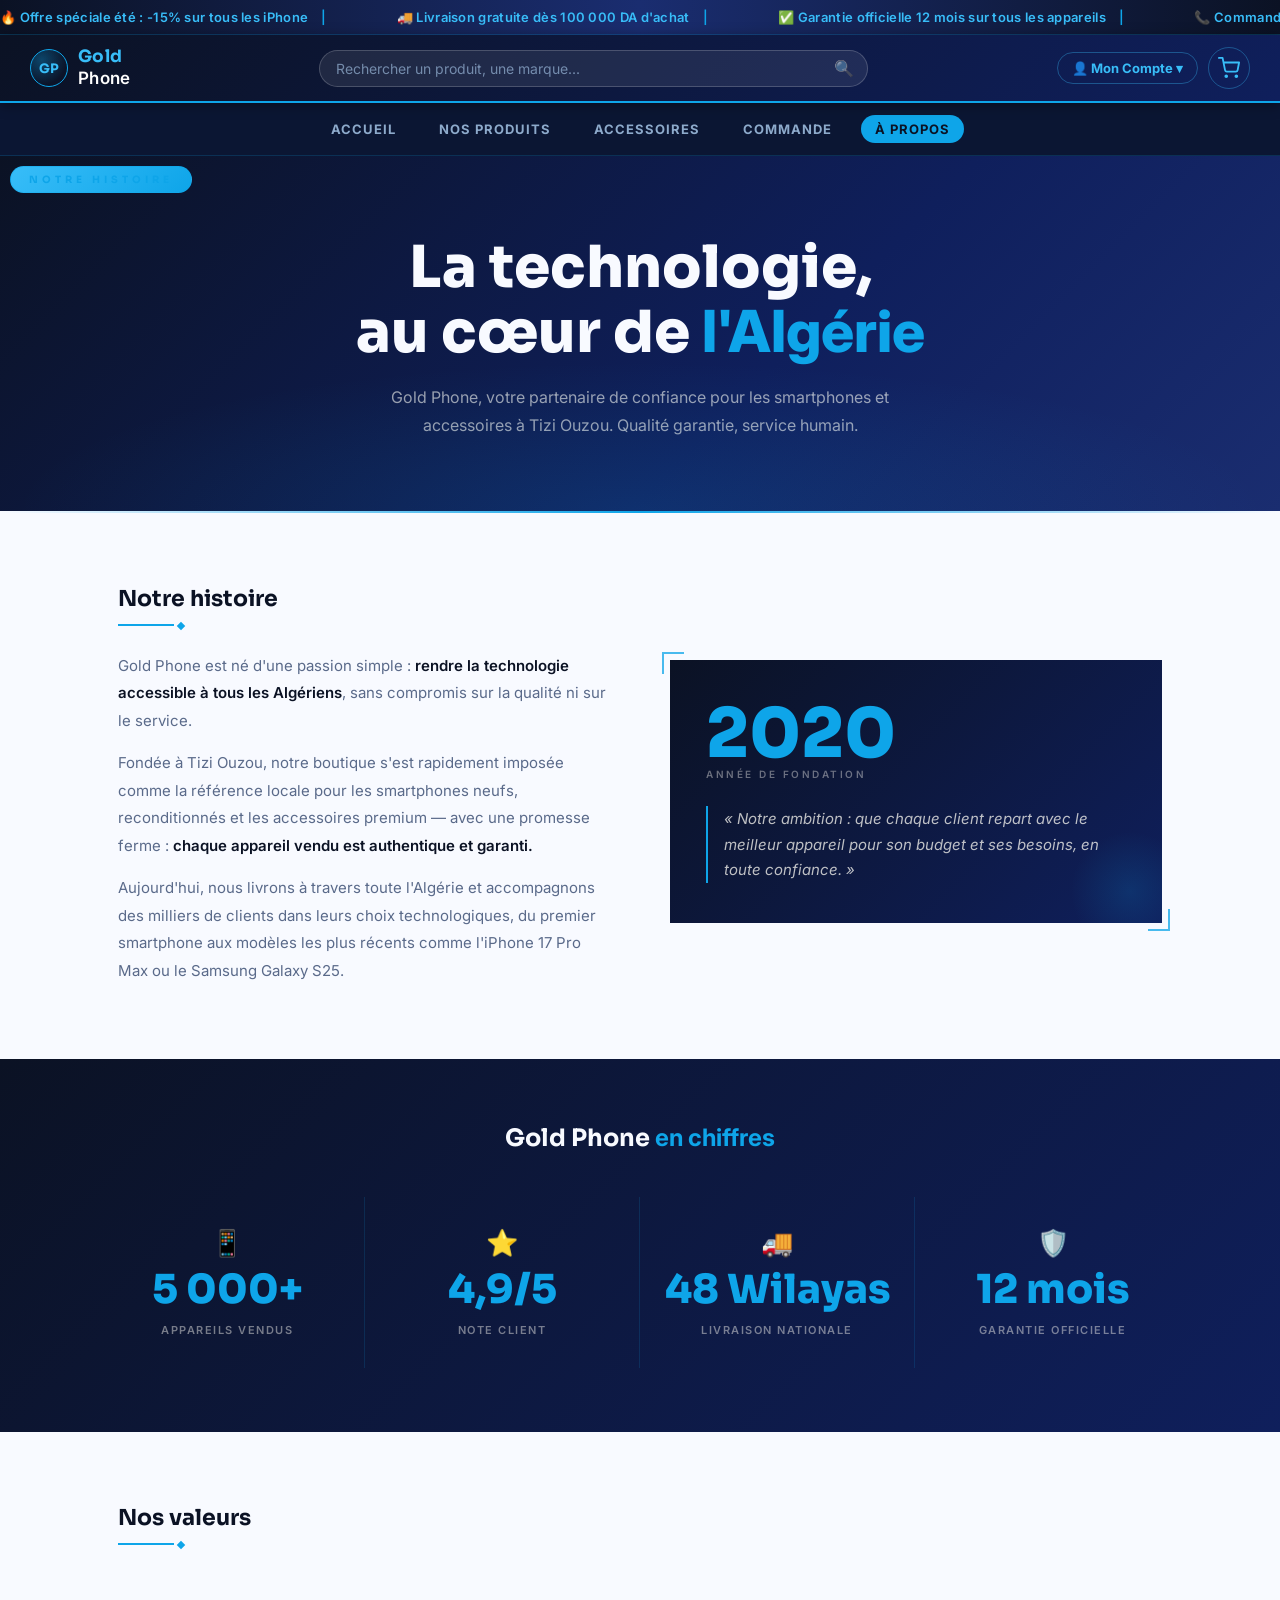
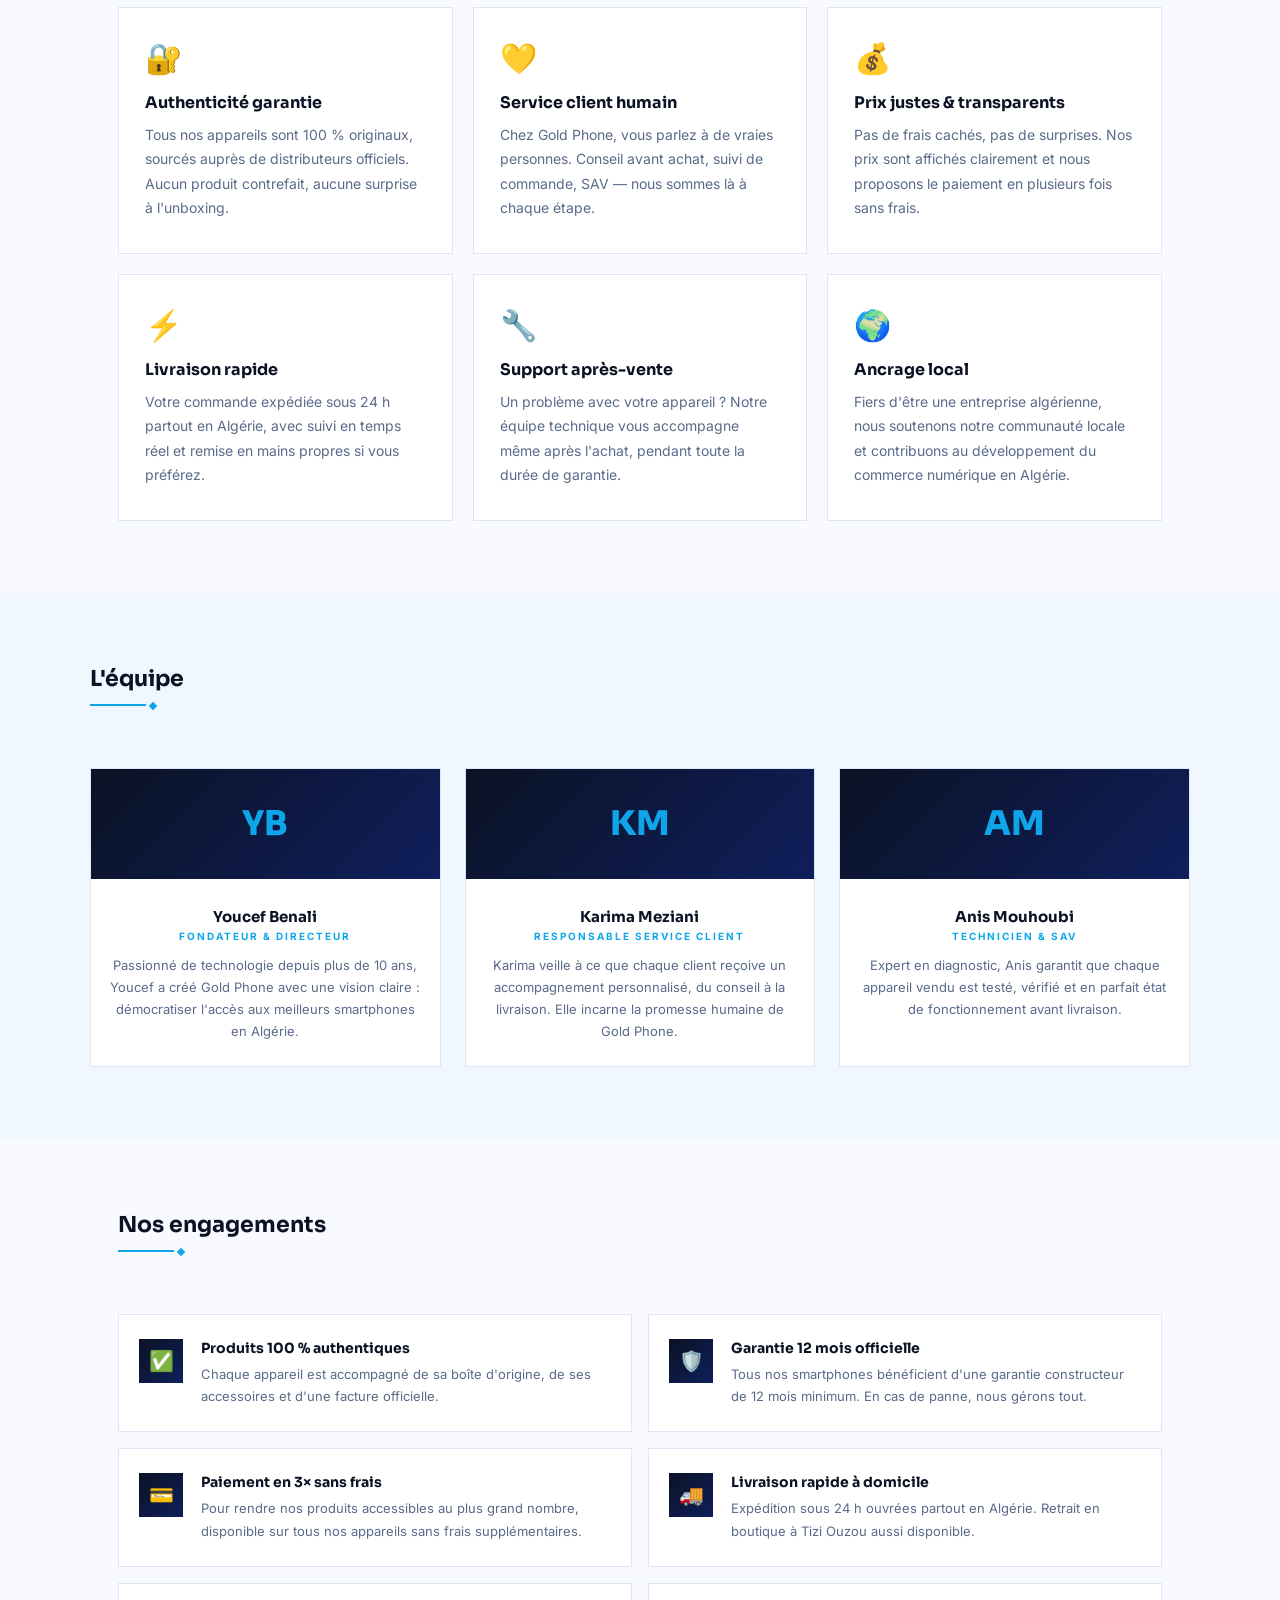
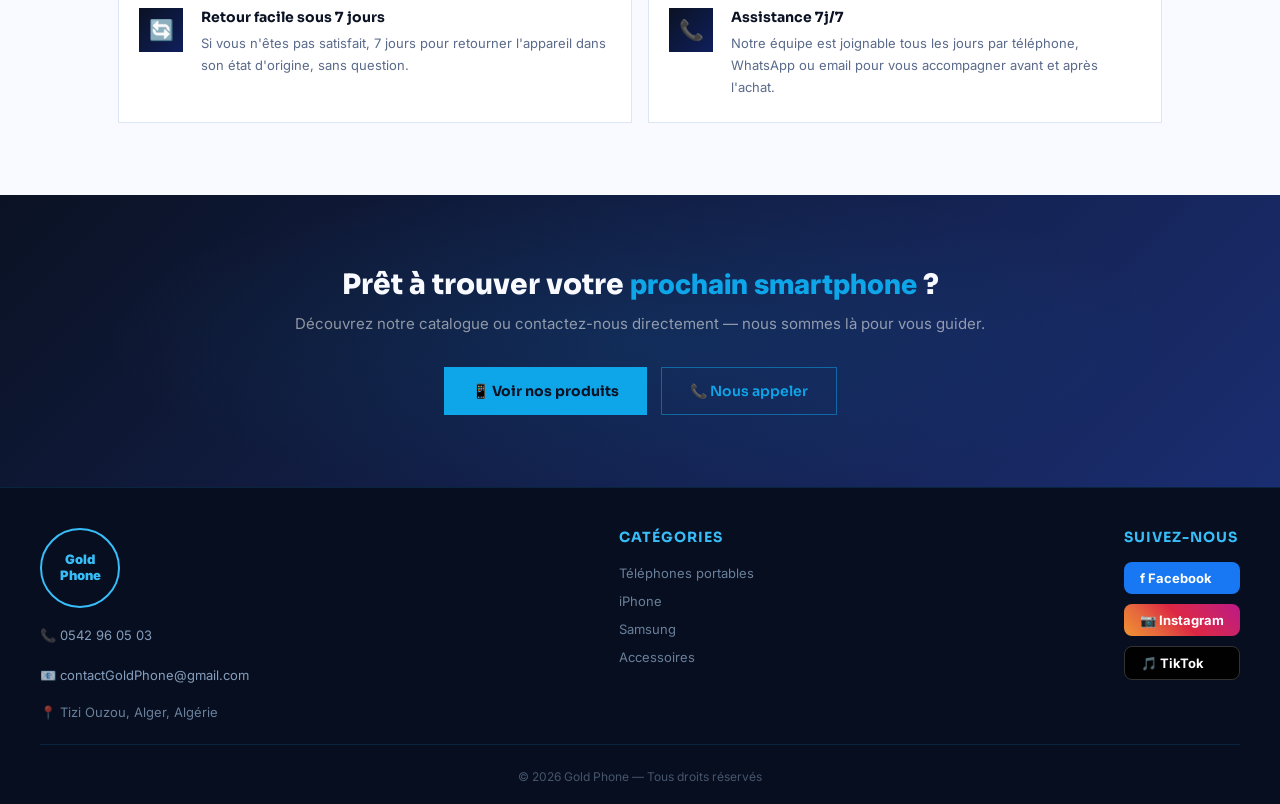
<file: goldPhone/a-propos.html>
<!DOCTYPE html>
<html lang="fr">
<head>
<meta charset="UTF-8">
<meta name="viewport" content="width=device-width, initial-scale=1.0">
<title>À Propos — Gold Phone | Tizi Ouzou · Algérie</title>
<meta name="description" content="Gold Phone, votre partenaire de confiance pour les smartphones neufs et reconditionnés à Tizi Ouzou, Algérie. Qualité garantie, service humain.">
<link rel="icon" type="image/svg+xml" href="favicon.svg">
<meta property="og:title" content="À Propos — Gold Phone | Tizi Ouzou · Algérie">
<meta property="og:description" content="Gold Phone, votre partenaire de confiance pour les smartphones neufs et reconditionnés à Tizi Ouzou, Algérie. Qualité garantie, service humain.">
<meta property="og:type" content="website">
<meta property="og:locale" content="fr_FR">
<meta name="theme-color" content="#0b1224">
<link rel="preconnect" href="https://fonts.googleapis.com">
<link rel="preconnect" href="https://fonts.gstatic.com" crossorigin>
<link href="https://fonts.googleapis.com/css2?family=Sora:wght@500;600;700;800&family=Inter:wght@400;500;600;700&display=swap" rel="stylesheet">
<link rel="stylesheet" href="style.css">
<style>
/* ── PAGE À PROPOS ── */

.ap-hero {
  background: linear-gradient(135deg, var(--noir) 0%, var(--noir-2) 60%, var(--noir-3) 100%);
  padding: 80px 30px 72px;
  text-align: center;
  position: relative;
  overflow: hidden;
}
.ap-hero::before {
  content: '';
  position: absolute;
  inset: 0;
  background: radial-gradient(ellipse 70% 60% at 50% 100%, rgba(var(--or-rgb),.13) 0%, transparent 70%);
  pointer-events: none;
}
.ap-hero .badge {
  display: inline-block;
  font-family: var(--police-titre);
  font-size: 10px;
  font-weight: 700;
  letter-spacing: 4px;
  text-transform: uppercase;
  color: var(--or);
  border: 1px solid rgba(var(--or-rgb),.4);
  padding: 6px 18px;
  margin-bottom: 24px;
}
.ap-hero h1 {
  font-family: var(--police-titre);
  font-size: clamp(30px, 6vw, 58px);
  font-weight: 800;
  color: var(--creme);
  line-height: 1.1;
  margin-bottom: 18px;
}
.ap-hero h1 span { color: var(--or); }
.ap-hero .lead {
  font-size: 16px;
  color: rgba(250,248,242,.6);
  max-width: 520px;
  margin: 0 auto;
  line-height: 1.75;
}
.or-sep {
  height: 2px;
  background: linear-gradient(to right, transparent, var(--or), transparent);
}

/* ── Wrapper ── */
.ap-body { max-width: 1100px; margin: 0 auto; padding: 0 28px; }

/* ── Histoire ── */
.s-histoire { padding: 72px 0 60px; }
.hist-grid {
  display: grid;
  grid-template-columns: 1fr 1fr;
  gap: 60px;
  align-items: center;
}
.hist-text p {
  font-size: 15px;
  color: var(--gris);
  line-height: 1.85;
  margin-bottom: 14px;
}
.hist-text p strong { color: var(--encre); font-weight: 600; }
.hist-card-wrap { position: relative; }
.hist-card-wrap::before, .hist-card-wrap::after {
  content: '';
  position: absolute;
  width: 20px; height: 20px;
  border: 2px solid var(--or);
  opacity: .75;
  z-index: 2;
}
.hist-card-wrap::before { top: -8px; left: -8px; border-right: none; border-bottom: none; }
.hist-card-wrap::after { bottom: -8px; right: -8px; border-left: none; border-top: none; }
.hist-card {
  background: linear-gradient(135deg, var(--noir) 0%, var(--noir-2) 100%);
  padding: 40px 36px;
  position: relative;
  overflow: hidden;
}
.hist-card::after {
  content: '';
  position: absolute;
  bottom: -28px; right: -28px;
  width: 120px; height: 120px;
  background: radial-gradient(circle, rgba(var(--or-rgb),.15) 0%, transparent 70%);
}
.hist-card .an { font-family: var(--police-titre); font-size: 68px; font-weight: 800; color: var(--or); line-height: 1; display: block; }
.hist-card .an-sub { font-size: 10px; letter-spacing: 2.5px; text-transform: uppercase; color: rgba(250,248,242,.4); font-weight: 600; display: block; margin-bottom: 26px; }
.hist-card blockquote { font-size: 15px; color: rgba(250,248,242,.75); border-left: 2px solid var(--or); padding-left: 16px; font-style: italic; line-height: 1.7; }

/* ── Chiffres ── */
.s-chiffres { background: linear-gradient(135deg, var(--noir) 0%, var(--noir-2) 100%); padding: 64px 28px; }
.s-chiffres h2 { text-align: center; font-family: var(--police-titre); font-size: 24px; font-weight: 700; color: var(--creme); margin-bottom: 44px; }
.s-chiffres h2 span { color: var(--or); }
.ch-grid { display: grid; grid-template-columns: repeat(4, 1fr); max-width: 1100px; margin: 0 auto; }
.ch-item { text-align: center; padding: 30px 16px; border-right: 1px solid rgba(var(--or-rgb),.15); }
.ch-item:last-child { border-right: none; }
.ch-ic { font-size: 26px; display: block; margin-bottom: 12px; }
.ch-nb { font-family: var(--police-titre); font-size: 40px; font-weight: 800; color: var(--or); display: block; line-height: 1; margin-bottom: 8px; }
.ch-lb { font-size: 11px; color: rgba(250,248,242,.45); text-transform: uppercase; letter-spacing: 1.5px; font-weight: 600; }

/* ── Valeurs ── */
.s-valeurs { padding: 72px 0; }
.val-grid { display: grid; grid-template-columns: repeat(3, 1fr); gap: 20px; margin-top: 36px; }
.val-card {
  background: #fff;
  border: 1px solid var(--ligne);
  padding: 32px 26px;
  position: relative;
  transition: box-shadow .25s, transform .22s;
}
.val-card::after {
  content: '';
  position: absolute;
  bottom: 0; left: 0; right: 0;
  height: 3px;
  background: linear-gradient(to right, var(--or), var(--or-clair));
  transform: scaleX(0);
  transform-origin: left;
  transition: transform .3s;
}
.val-card:hover { box-shadow: 0 8px 28px rgba(0,0,0,.07); transform: translateY(-4px); }
.val-card:hover::after { transform: scaleX(1); }
.val-ic { font-size: 30px; display: block; margin-bottom: 16px; }
.val-card h3 { font-family: var(--police-titre); font-size: 16px; font-weight: 700; color: var(--encre); margin-bottom: 10px; }
.val-card p { font-size: 14px; color: var(--gris); line-height: 1.75; }

/* ── Équipe ── */
.s-equipe { background: var(--or-wash); padding: 72px 28px; }
.eq-grid { display: grid; grid-template-columns: repeat(3, 1fr); gap: 24px; margin-top: 36px; max-width: 1100px; margin-left: auto; margin-right: auto; }
.eq-card { background: #fff; border: 1px solid var(--ligne); overflow: hidden; text-align: center; transition: box-shadow .25s; }
.eq-card:hover { box-shadow: 0 8px 24px rgba(0,0,0,.1); }
.eq-av { background: linear-gradient(135deg, var(--noir) 0%, var(--noir-2) 100%); height: 110px; display: flex; align-items: center; justify-content: center; }
.eq-av span { font-family: var(--police-titre); font-size: 34px; font-weight: 800; color: var(--or); }
.eq-info { padding: 28px 18px 24px; }
.eq-info h3 { font-family: var(--police-titre); font-size: 15px; font-weight: 700; color: var(--encre); margin-bottom: 4px; }
.eq-poste { font-size: 10px; letter-spacing: 2px; text-transform: uppercase; color: var(--or); font-weight: 700; display: block; margin-bottom: 12px; }
.eq-info p { font-size: 13px; color: var(--gris); line-height: 1.7; }

/* ── Engagements ── */
.s-engage { padding: 72px 0; }
.eng-grid { display: grid; grid-template-columns: 1fr 1fr; gap: 16px; margin-top: 36px; }
.eng-item { display: flex; align-items: flex-start; gap: 18px; background: #fff; border: 1px solid var(--ligne); padding: 24px 20px; transition: border-color .22s; }
.eng-item:hover { border-color: var(--or); }
.eng-ic { flex-shrink: 0; width: 44px; height: 44px; background: linear-gradient(135deg, var(--noir) 0%, var(--noir-2) 100%); display: flex; align-items: center; justify-content: center; font-size: 20px; }
.eng-txt h4 { font-family: var(--police-titre); font-size: 14px; font-weight: 700; color: var(--encre); margin-bottom: 6px; }
.eng-txt p { font-size: 13px; color: var(--gris); line-height: 1.7; }

/* ── CTA ── */
.s-cta { background: linear-gradient(135deg, var(--noir) 0%, var(--noir-3) 100%); padding: 72px 28px; text-align: center; position: relative; overflow: hidden; }
.s-cta::before { content: ''; position: absolute; inset: 0; background: radial-gradient(ellipse 60% 80% at 50% 50%, rgba(var(--or-rgb),.1) 0%, transparent 70%); }
.s-cta h2 { font-family: var(--police-titre); font-size: 28px; font-weight: 800; color: var(--creme); margin-bottom: 12px; position: relative; }
.s-cta h2 span { color: var(--or); }
.s-cta p { font-size: 15px; color: rgba(250,248,242,.55); margin-bottom: 34px; position: relative; }
.cta-btns { display: flex; gap: 14px; justify-content: center; flex-wrap: wrap; position: relative; }
.btn-or { display: inline-flex; align-items: center; gap: 8px; background: var(--or); color: var(--noir); font-family: var(--police-titre); font-weight: 700; font-size: 14px; padding: 14px 28px; transition: background .2s, transform .2s; }
.btn-or:hover { background: var(--or-clair); transform: translateY(-2px); }
.btn-outline { display: inline-flex; align-items: center; gap: 8px; border: 1px solid rgba(var(--or-rgb),.5); color: var(--or); font-family: var(--police-titre); font-weight: 600; font-size: 14px; padding: 14px 28px; transition: border-color .2s, background .2s, transform .2s; }
.btn-outline:hover { border-color: var(--or); background: rgba(var(--or-rgb),.08); transform: translateY(-2px); }

/* ── Responsive ── */
@media (max-width: 860px) {
  .hist-grid { grid-template-columns: 1fr; gap: 36px; }
  .ch-grid { grid-template-columns: repeat(2,1fr); }
  .ch-item { border-right: none; border-bottom: 1px solid rgba(var(--or-rgb),.15); }
  .ch-item:nth-child(odd) { border-right: 1px solid rgba(var(--or-rgb),.15); }
  .ch-item:last-child,.ch-item:nth-last-child(2):nth-child(odd) { border-bottom: none; }
  .val-grid { grid-template-columns: 1fr 1fr; }
  .eq-grid { grid-template-columns: 1fr 1fr; }
  .eng-grid { grid-template-columns: 1fr; }
}
@media (max-width: 540px) {
  .val-grid, .eq-grid { grid-template-columns: 1fr; }
  .ap-hero { padding: 56px 20px 48px; }
  .hist-card .an { font-size: 52px; }
}
</style>
</head>
<body>

<!-- BARRE D'ANNONCES -->
<div class="annonce-bar">
  <div class="annonce-track" id="announceTicker">
    <span class="annonce-item">🔥 Offre spéciale été : -15% sur tous les iPhone <span class="sep">|</span></span>
    <span class="annonce-item">🚚 Livraison gratuite dès 100 000 DA d'achat <span class="sep">|</span></span>
    <span class="annonce-item">✅ Garantie officielle 12 mois sur tous les appareils <span class="sep">|</span></span>
    <span class="annonce-item">📞 Commande rapide par téléphone : 0542 96 05 03 <span class="sep">|</span></span>
    <span class="annonce-item">🆕 iPhone 17 Pro Max en stock — quantités limitées ! <span class="sep">|</span></span>
    <span class="annonce-item">💳 Paiement en 3× sans frais disponible <span class="sep">|</span></span>
    <span class="annonce-item">🔥 Offre spéciale été : -15% sur tous les iPhone <span class="sep">|</span></span>
    <span class="annonce-item">🚚 Livraison gratuite dès 100 000 DA d'achat <span class="sep">|</span></span>
    <span class="annonce-item">✅ Garantie officielle 12 mois sur tous les appareils <span class="sep">|</span></span>
    <span class="annonce-item">📞 Commande rapide par téléphone : 0542 96 05 03 <span class="sep">|</span></span>
    <span class="annonce-item">🆕 iPhone 17 Pro Max en stock — quantités limitées ! <span class="sep">|</span></span>
    <span class="annonce-item">💳 Paiement en 3× sans frais disponible <span class="sep">|</span></span>
  </div>
</div>

<!-- HEADER -->
<header>
  <div class="logo-header">
    <span class="logo-mark">GP</span>
    <span class="logo-text">Gold<br><b>Phone</b></span>
  </div>
  <div class="search">
    <input type="text" id="searchInput" placeholder="Rechercher un produit, une marque...">
    <span class="search-icon">🔍</span>
  </div>
  <div class="header-actions">
    <div class="account-menu">
      <button onclick="toggleMenu()">👤 Mon Compte ▾</button>
      <div id="dropdown" class="dropdown">
        <a href="connexion.html">Créer un compte</a>
        <a href="connexion.html">Se connecter</a>
      </div>
    </div>
    <a href="panier.html" class="cart-icon-btn" id="cartBtn" aria-label="Mon panier">
      <svg xmlns="http://www.w3.org/2000/svg" viewBox="0 0 24 24" fill="none" stroke="currentColor" stroke-width="2" stroke-linecap="round" stroke-linejoin="round" width="22" height="22">
        <circle cx="9" cy="21" r="1"></circle>
        <circle cx="20" cy="21" r="1"></circle>
        <path d="M1 1h4l2.68 13.39a2 2 0 0 0 2 1.61h9.72a2 2 0 0 0 2-1.61L23 6H6"></path>
      </svg>
      <span class="cart-badge" id="cartCount">0</span>
    </a>
    <button class="hamburger-btn" onclick="toggleNav()" aria-label="Ouvrir le menu" aria-expanded="false">
      <span></span><span></span><span></span>
    </button>
  </div>
</header>

<!-- NAVIGATION -->
<nav class="menu">
  <a href="index.html">ACCUEIL</a>
  <a href="produits.html">NOS PRODUITS</a>
  <a href="produits.html">ACCESSOIRES</a>
  <a href="commande.html">COMMANDE</a>
  <a href="a-propos.html" class="active">À PROPOS</a>
</nav>

<!-- HERO -->
<section class="ap-hero">
  <div class="badge">Notre histoire</div>
  <h1>La technologie,<br>au cœur de <span>l'Algérie</span></h1>
  <p class="lead">Gold Phone, votre partenaire de confiance pour les smartphones et accessoires à Tizi Ouzou. Qualité garantie, service humain.</p>
</section>
<div class="or-sep"></div>

<!-- HISTOIRE -->
<div class="ap-body">
  <section class="s-histoire">
    <div class="hist-grid">
      <div class="hist-text">
        <h2 class="section-title">Notre histoire</h2>
        <p>Gold Phone est né d'une passion simple : <strong>rendre la technologie accessible à tous les Algériens</strong>, sans compromis sur la qualité ni sur le service.</p>
        <p>Fondée à Tizi Ouzou, notre boutique s'est rapidement imposée comme la référence locale pour les smartphones neufs, reconditionnés et les accessoires premium — avec une promesse ferme : <strong>chaque appareil vendu est authentique et garanti.</strong></p>
        <p>Aujourd'hui, nous livrons à travers toute l'Algérie et accompagnons des milliers de clients dans leurs choix technologiques, du premier smartphone aux modèles les plus récents comme l'iPhone 17 Pro Max ou le Samsung Galaxy S25.</p>
      </div>
      <div class="hist-card-wrap">
        <div class="hist-card">
          <span class="an">2020</span>
          <span class="an-sub">Année de fondation</span>
          <blockquote>« Notre ambition : que chaque client repart avec le meilleur appareil pour son budget et ses besoins, en toute confiance. »</blockquote>
        </div>
      </div>
    </div>
  </section>
</div>

<!-- CHIFFRES -->
<section class="s-chiffres">
  <h2>Gold Phone <span>en chiffres</span></h2>
  <div class="ch-grid">
    <div class="ch-item"><span class="ch-ic">📱</span><span class="ch-nb">5 000+</span><span class="ch-lb">Appareils vendus</span></div>
    <div class="ch-item"><span class="ch-ic">⭐</span><span class="ch-nb">4,9/5</span><span class="ch-lb">Note client</span></div>
    <div class="ch-item"><span class="ch-ic">🚚</span><span class="ch-nb">48 Wilayas</span><span class="ch-lb">Livraison nationale</span></div>
    <div class="ch-item"><span class="ch-ic">🛡️</span><span class="ch-nb">12 mois</span><span class="ch-lb">Garantie officielle</span></div>
  </div>
</section>

<!-- VALEURS -->
<div class="ap-body">
  <section class="s-valeurs">
    <h2 class="section-title">Nos valeurs</h2>
    <div class="val-grid">
      <div class="val-card"><span class="val-ic">🔐</span><h3>Authenticité garantie</h3><p>Tous nos appareils sont 100 % originaux, sourcés auprès de distributeurs officiels. Aucun produit contrefait, aucune surprise à l'unboxing.</p></div>
      <div class="val-card"><span class="val-ic">💛</span><h3>Service client humain</h3><p>Chez Gold Phone, vous parlez à de vraies personnes. Conseil avant achat, suivi de commande, SAV — nous sommes là à chaque étape.</p></div>
      <div class="val-card"><span class="val-ic">💰</span><h3>Prix justes &amp; transparents</h3><p>Pas de frais cachés, pas de surprises. Nos prix sont affichés clairement et nous proposons le paiement en plusieurs fois sans frais.</p></div>
      <div class="val-card"><span class="val-ic">⚡</span><h3>Livraison rapide</h3><p>Votre commande expédiée sous 24 h partout en Algérie, avec suivi en temps réel et remise en mains propres si vous préférez.</p></div>
      <div class="val-card"><span class="val-ic">🔧</span><h3>Support après-vente</h3><p>Un problème avec votre appareil ? Notre équipe technique vous accompagne même après l'achat, pendant toute la durée de garantie.</p></div>
      <div class="val-card"><span class="val-ic">🌍</span><h3>Ancrage local</h3><p>Fiers d'être une entreprise algérienne, nous soutenons notre communauté locale et contribuons au développement du commerce numérique en Algérie.</p></div>
    </div>
  </section>
</div>

<!-- ÉQUIPE -->
<section class="s-equipe">
  <div style="max-width:1100px;margin:0 auto">
    <h2 class="section-title">L'équipe</h2>
  </div>
  <div class="eq-grid">
    <div class="eq-card">
      <div class="eq-av"><span>YB</span></div>
      <div class="eq-info">
        <h3>Youcef Benali</h3>
        <span class="eq-poste">Fondateur &amp; Directeur</span>
        <p>Passionné de technologie depuis plus de 10 ans, Youcef a créé Gold Phone avec une vision claire : démocratiser l'accès aux meilleurs smartphones en Algérie.</p>
      </div>
    </div>
    <div class="eq-card">
      <div class="eq-av"><span>KM</span></div>
      <div class="eq-info">
        <h3>Karima Meziani</h3>
        <span class="eq-poste">Responsable Service Client</span>
        <p>Karima veille à ce que chaque client reçoive un accompagnement personnalisé, du conseil à la livraison. Elle incarne la promesse humaine de Gold Phone.</p>
      </div>
    </div>
    <div class="eq-card">
      <div class="eq-av"><span>AM</span></div>
      <div class="eq-info">
        <h3>Anis Mouhoubi</h3>
        <span class="eq-poste">Technicien &amp; SAV</span>
        <p>Expert en diagnostic, Anis garantit que chaque appareil vendu est testé, vérifié et en parfait état de fonctionnement avant livraison.</p>
      </div>
    </div>
  </div>
</section>

<!-- ENGAGEMENTS -->
<div class="ap-body">
  <section class="s-engage">
    <h2 class="section-title">Nos engagements</h2>
    <div class="eng-grid">
      <div class="eng-item"><div class="eng-ic">✅</div><div class="eng-txt"><h4>Produits 100 % authentiques</h4><p>Chaque appareil est accompagné de sa boîte d'origine, de ses accessoires et d'une facture officielle.</p></div></div>
      <div class="eng-item"><div class="eng-ic">🛡️</div><div class="eng-txt"><h4>Garantie 12 mois officielle</h4><p>Tous nos smartphones bénéficient d'une garantie constructeur de 12 mois minimum. En cas de panne, nous gérons tout.</p></div></div>
      <div class="eng-item"><div class="eng-ic">💳</div><div class="eng-txt"><h4>Paiement en 3× sans frais</h4><p>Pour rendre nos produits accessibles au plus grand nombre, disponible sur tous nos appareils sans frais supplémentaires.</p></div></div>
      <div class="eng-item"><div class="eng-ic">🚚</div><div class="eng-txt"><h4>Livraison rapide à domicile</h4><p>Expédition sous 24 h ouvrées partout en Algérie. Retrait en boutique à Tizi Ouzou aussi disponible.</p></div></div>
      <div class="eng-item"><div class="eng-ic">🔄</div><div class="eng-txt"><h4>Retour facile sous 7 jours</h4><p>Si vous n'êtes pas satisfait, 7 jours pour retourner l'appareil dans son état d'origine, sans question.</p></div></div>
      <div class="eng-item"><div class="eng-ic">📞</div><div class="eng-txt"><h4>Assistance 7j/7</h4><p>Notre équipe est joignable tous les jours par téléphone, WhatsApp ou email pour vous accompagner avant et après l'achat.</p></div></div>
    </div>
  </section>
</div>

<!-- CTA -->
<section class="s-cta">
  <h2>Prêt à trouver votre <span>prochain smartphone</span> ?</h2>
  <p>Découvrez notre catalogue ou contactez-nous directement — nous sommes là pour vous guider.</p>
  <div class="cta-btns">
    <a href="produits.html" class="btn-or">📱 Voir nos produits</a>
    <a href="tel:0542960503" class="btn-outline">📞 Nous appeler</a>
  </div>
</section>

<!-- FOOTER -->
<footer class="footer">
  <div class="footer-container">
    <div class="footer-left">
      <div class="logo-footer">Gold<br>Phone</div>
      <a href="tel:0542960503" class="tel">📞 0542 96 05 03</a><br><br>
      <a href="mailto:contactGoldPhone@gmail.com" class="tel">📧 contactGoldPhone@gmail.com</a><br><br>
      <p>📍 Tizi Ouzou, Alger, Algérie</p>
    </div>
    <div class="footer-middle">
      <h3>CATÉGORIES</h3>
      <ul>
        <li><a href="produits.html">Téléphones portables</a></li>
        <li><a href="produits.html?marque=Iphone">iPhone</a></li>
        <li><a href="produits.html?marque=Samsung">Samsung</a></li>
        <li><a href="produits.html">Accessoires</a></li>
      </ul>
    </div>
    <div class="footer-right">
      <h3>SUIVEZ-NOUS</h3>
      <div class="social-links">
        <a href="https://www.facebook.com/goldphone" target="_blank" rel="noopener noreferrer" class="social-btn fb">f Facebook</a>
        <a href="https://www.instagram.com/goldphone" target="_blank" rel="noopener noreferrer" class="social-btn ig">📷 Instagram</a>
        <a href="#" class="social-btn tk">🎵 TikTok</a>
      </div>
    </div>
  </div>
  <div class="footer-bottom">
    <p>© 2026 Gold Phone — Tous droits réservés</p>
  </div>
</footer>

<script src="script.js"></script>
<script>updateCartBadge();</script>
</body>
</html>
</file>
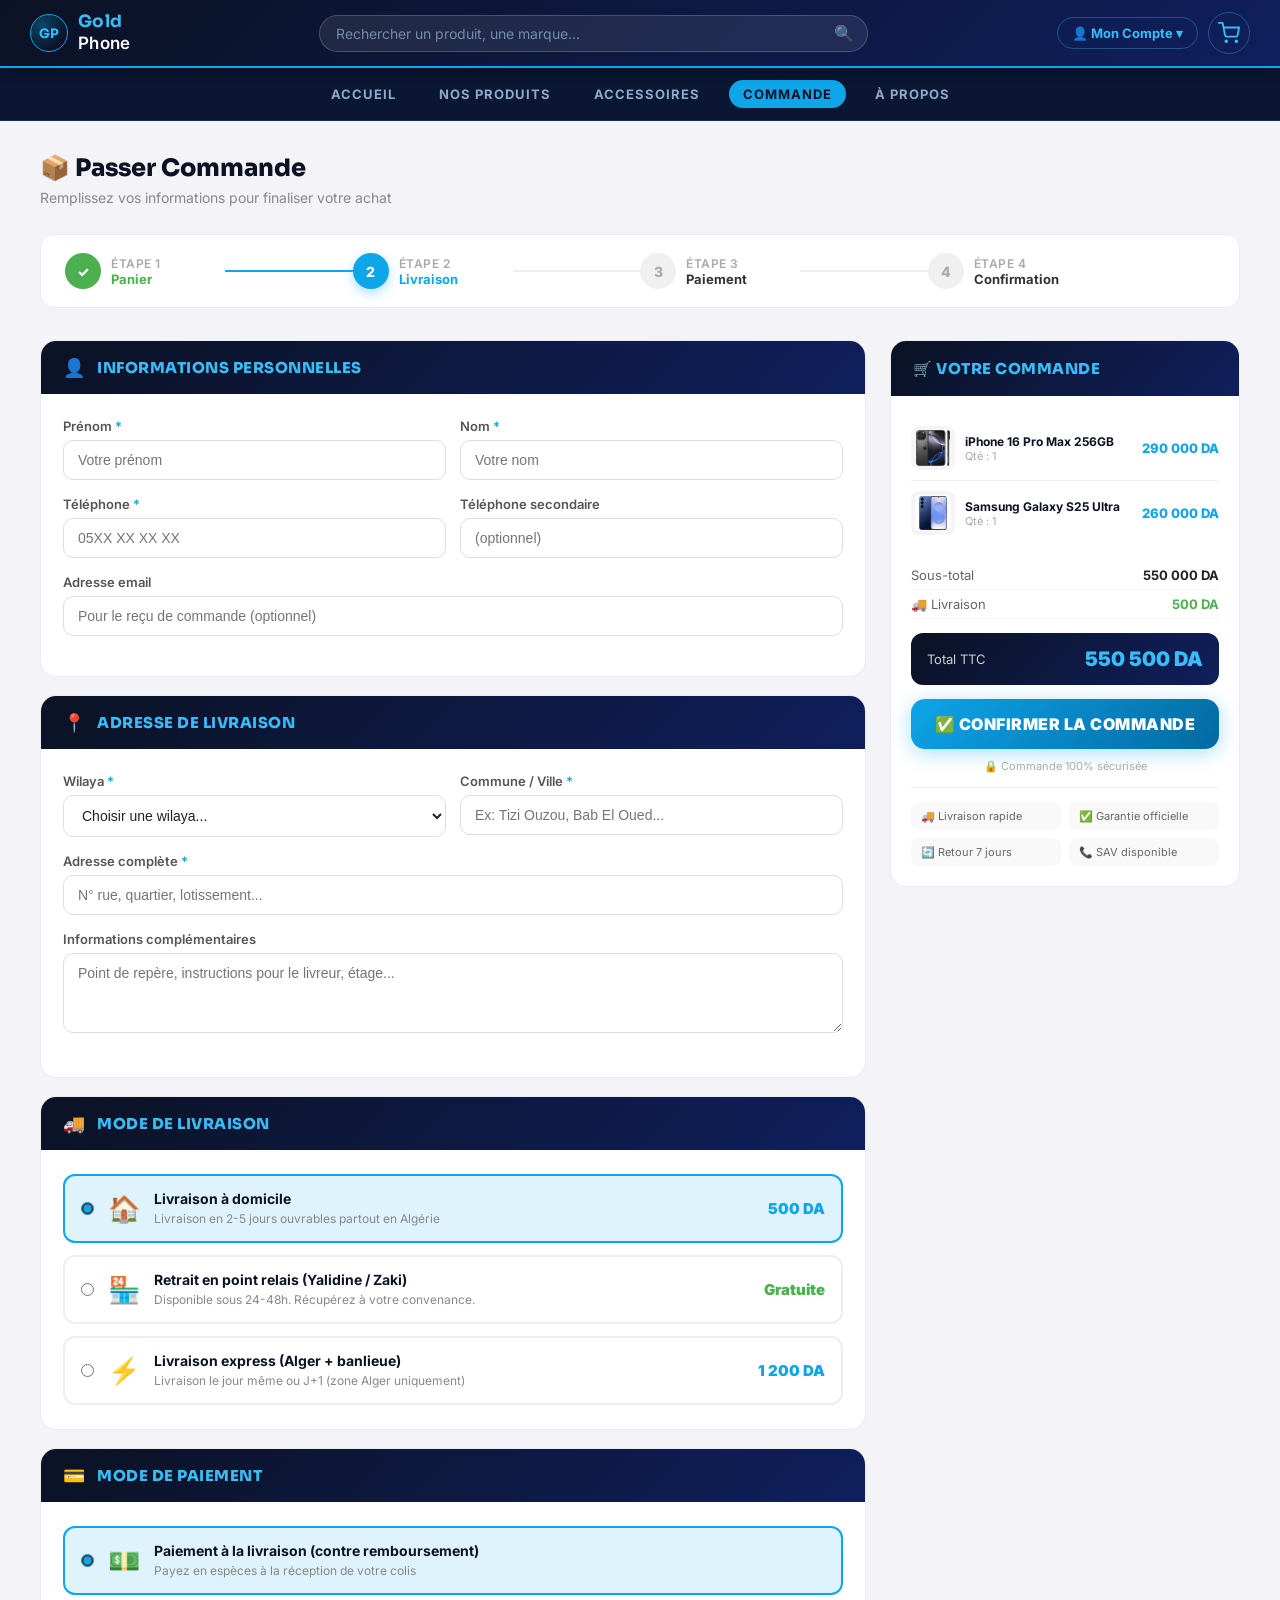
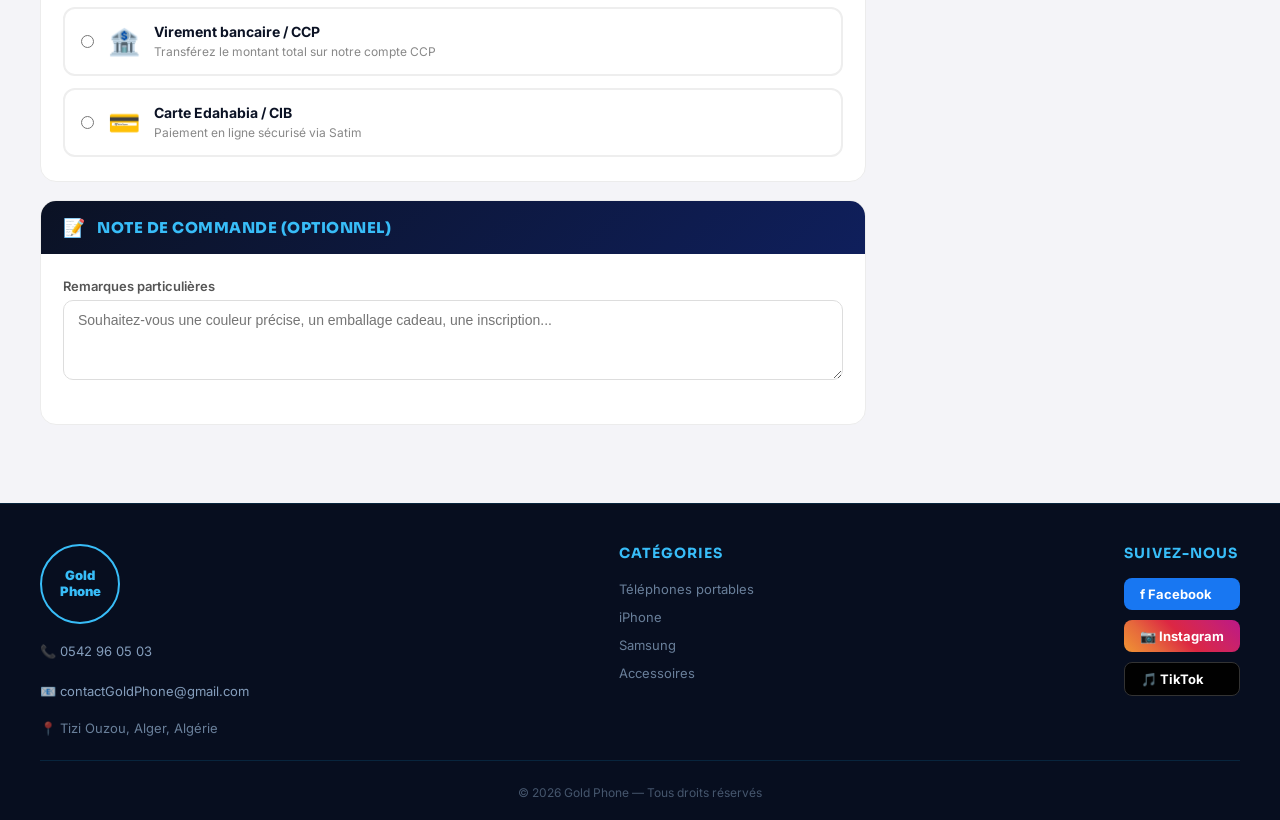
<file: goldPhone/commande.html>
<!DOCTYPE html>
<html lang="fr">
<head>
<meta charset="UTF-8">
<meta name="viewport" content="width=device-width, initial-scale=1.0">
<title>Passer Commande — Gold Phone</title>
<meta name="description" content="Finalisez votre commande de smartphone en quelques clics : livraison en Algérie, paiement à la livraison, confirmation rapide.">
<link rel="icon" type="image/svg+xml" href="favicon.svg">
<meta property="og:title" content="Passer Commande — Gold Phone">
<meta property="og:description" content="Finalisez votre commande de smartphone en quelques clics : livraison en Algérie, paiement à la livraison, confirmation rapide.">
<meta property="og:type" content="website">
<meta property="og:locale" content="fr_FR">
<meta name="theme-color" content="#0b1224">
<link rel="preconnect" href="https://fonts.googleapis.com">
<link rel="preconnect" href="https://fonts.gstatic.com" crossorigin>
<link href="https://fonts.googleapis.com/css2?family=Sora:wght@500;600;700;800&family=Inter:wght@400;500;600;700&display=swap" rel="stylesheet">
<link rel="stylesheet" href="style.css">
<style>
/* ==============================
   PAGE COMMANDE
============================== */
.commande-section {
  background: #f4f4f8;
  min-height: calc(100vh - 120px);
  padding: 32px 40px 60px;
}

.commande-section h1 {
  font-size: 24px;
  color: var(--noir);
  font-weight: 900;
  margin-bottom: 6px;
}
.commande-section .cmd-subtitle {
  color: #888;
  font-size: 14px;
  margin-bottom: 28px;
}

/* Steps indicator */
.steps-bar {
  display: flex;
  align-items: center;
  gap: 0;
  margin-bottom: 32px;
  background: white;
  border-radius: 14px;
  padding: 18px 24px;
  border: 1.5px solid #ececec;
}
.step-item {
  display: flex;
  align-items: center;
  gap: 10px;
  flex: 1;
  position: relative;
}
.step-item:not(:last-child)::after {
  content: '';
  position: absolute;
  right: 0;
  top: 50%;
  transform: translateY(-50%);
  width: calc(100% - 160px);
  height: 2px;
  background: #eee;
  left: 160px;
}
.step-item.done:not(:last-child)::after { background: var(--or); }
.step-num {
  width: 36px;
  height: 36px;
  border-radius: 50%;
  background: #f0f0f0;
  color: #aaa;
  font-size: 14px;
  font-weight: 800;
  display: flex;
  align-items: center;
  justify-content: center;
  flex-shrink: 0;
  transition: 0.3s;
}
.step-item.active .step-num { background: var(--or); color: white; box-shadow: 0 4px 12px rgba(var(--or-rgb),0.35); }
.step-item.done .step-num { background: #4caf50; color: white; }
.step-info .step-label { font-size: 12px; color: #aaa; font-weight: 600; text-transform: uppercase; letter-spacing: 0.5px; }
.step-info .step-title { font-size: 13px; color: #333; font-weight: 700; }
.step-item.active .step-info .step-title { color: var(--or); }
.step-item.done .step-info .step-title { color: #4caf50; }

/* Layout */
.commande-layout {
  display: grid;
  grid-template-columns: 1fr 350px;
  gap: 24px;
  align-items: start;
}

/* Form block */
.form-block {
  background: white;
  border-radius: 16px;
  border: 1.5px solid #ececec;
  overflow: hidden;
  margin-bottom: 18px;
}
.form-block-header {
  display: flex;
  align-items: center;
  gap: 12px;
  padding: 16px 22px;
  background: linear-gradient(135deg, var(--noir), var(--noir-2));
}
.form-block-header .block-icon { font-size: 18px; }
.form-block-header h2 { color: var(--or-clair); font-size: 15px; font-weight: 800; text-transform: uppercase; letter-spacing: 0.5px; }
.form-block-body { padding: 24px 22px; }

/* Fields */
.field-group-cmd {
  margin-bottom: 16px;
}
.field-group-cmd label {
  display: block;
  font-size: 13px;
  color: #555;
  font-weight: 600;
  margin-bottom: 6px;
}
.field-group-cmd input,
.field-group-cmd select,
.field-group-cmd textarea {
  width: 100%;
  padding: 11px 14px;
  border: 1.5px solid #ddd;
  border-radius: 10px;
  font-size: 14px;
  color: #222;
  background: white;
  outline: none;
  transition: 0.3s;
  font-family: Arial, sans-serif;
}
.field-group-cmd input:focus,
.field-group-cmd select:focus,
.field-group-cmd textarea:focus {
  border-color: var(--or);
  box-shadow: 0 0 0 3px rgba(var(--or-rgb),0.1);
}
.field-group-cmd textarea { resize: vertical; min-height: 80px; }
.field-group-cmd .req { color: var(--or); }

.field-row-2 { display: grid; grid-template-columns: 1fr 1fr; gap: 14px; }
.field-row-3 { display: grid; grid-template-columns: 1fr 1fr 1fr; gap: 14px; }

/* Wilaya select */
.wilaya-select option { color: #222; }

/* Livraison options */
.livraison-options { display: flex; flex-direction: column; gap: 12px; }
.livraison-option {
  display: flex;
  align-items: center;
  gap: 14px;
  padding: 14px 16px;
  border: 2px solid #eee;
  border-radius: 12px;
  cursor: pointer;
  transition: 0.3s;
}
.livraison-option:hover { border-color: var(--or-50); background: var(--or-wash); }
.livraison-option.selected { border-color: var(--or); background: rgba(var(--or-rgb), .13); }
.livraison-option input[type="radio"] { accent-color: var(--or); }
.liv-icon { font-size: 26px; }
.liv-info { flex: 1; }
.liv-info strong { display: block; font-size: 14px; color: var(--noir); }
.liv-info span { font-size: 12px; color: #888; }
.liv-price {
  font-size: 15px;
  font-weight: 900;
  color: var(--or);
  white-space: nowrap;
}
.liv-price.free { color: #4caf50; }

/* Paiement options */
.paiement-options { display: flex; flex-direction: column; gap: 12px; }
.paiement-option {
  display: flex;
  align-items: center;
  gap: 14px;
  padding: 14px 16px;
  border: 2px solid #eee;
  border-radius: 12px;
  cursor: pointer;
  transition: 0.3s;
}
.paiement-option:hover { border-color: var(--or-50); background: var(--or-wash); }
.paiement-option.selected { border-color: var(--or); background: rgba(var(--or-rgb), .13); }
.paiement-option input[type="radio"] { accent-color: var(--or); }
.pay-icon { font-size: 26px; }
.pay-info { flex: 1; }
.pay-info strong { display: block; font-size: 14px; color: var(--noir); }
.pay-info span { font-size: 12px; color: #888; }

/* Résumé commande droite */
.cmd-resume {
  background: white;
  border-radius: 16px;
  border: 1.5px solid #ececec;
  overflow: hidden;
  position: sticky;
  top: 80px;
}
.cmd-resume-header {
  background: linear-gradient(135deg, var(--noir), var(--noir-2));
  padding: 18px 22px;
}
.cmd-resume-header h2 { color: var(--or-clair); font-size: 15px; font-weight: 800; text-transform: uppercase; letter-spacing: 0.5px; }
.cmd-resume-body { padding: 20px; }

/* Mini items */
.cmd-mini-items { margin-bottom: 16px; }
.cmd-mini-item {
  display: flex;
  align-items: center;
  gap: 10px;
  padding: 10px 0;
  border-bottom: 1px solid #f0f0f0;
}
.cmd-mini-item:last-child { border-bottom: none; }
.cmd-mini-item img {
  width: 44px;
  height: 44px;
  object-fit: contain;
  border-radius: 8px;
  background: #f5f5f5;
  padding: 4px;
}
.cmd-mini-info { flex: 1; min-width: 0; }
.cmd-mini-info .mini-name { font-size: 12px; font-weight: 700; color: var(--noir); white-space: nowrap; overflow: hidden; text-overflow: ellipsis; }
.cmd-mini-info .mini-qte { font-size: 11px; color: #aaa; }
.cmd-mini-price { font-size: 13px; font-weight: 800; color: var(--or); white-space: nowrap; }

/* Lines */
.cmd-line {
  display: flex;
  justify-content: space-between;
  font-size: 13px;
  color: #666;
  padding: 6px 0;
  border-bottom: 1px solid #f5f5f5;
}
.cmd-line:last-of-type { border-bottom: none; }
.cmd-line .val { font-weight: 700; color: #222; }
.cmd-line.free .val { color: #4caf50; }

.cmd-total-box {
  background: linear-gradient(135deg, var(--noir), var(--noir-2));
  border-radius: 12px;
  padding: 14px 16px;
  display: flex;
  justify-content: space-between;
  align-items: center;
  margin: 14px 0;
}
.cmd-total-box .t-lbl { color: #ccc; font-size: 13px; }
.cmd-total-box .t-val { color: var(--or-clair); font-size: 20px; font-weight: 900; }

.btn-cmd-submit {
  width: 100%;
  padding: 15px;
  background: linear-gradient(135deg, var(--or), var(--or-profond));
  color: white;
  border: none;
  border-radius: 14px;
  font-size: 16px;
  font-weight: 900;
  cursor: pointer;
  transition: 0.3s;
  box-shadow: 0 4px 20px rgba(var(--or-rgb),0.35);
  text-transform: uppercase;
  letter-spacing: 0.5px;
}
.btn-cmd-submit:hover { transform: translateY(-2px); box-shadow: 0 6px 28px rgba(var(--or-rgb),0.55); }

.cmd-secure { display: flex; align-items: center; justify-content: center; gap: 6px; font-size: 11px; color: #aaa; margin-top: 10px; }

.cmd-garanties {
  display: grid;
  grid-template-columns: 1fr 1fr;
  gap: 8px;
  margin-top: 14px;
  padding-top: 14px;
  border-top: 1px solid #f0f0f0;
}
.cmd-garantie {
  display: flex;
  align-items: center;
  gap: 6px;
  font-size: 11px;
  color: #666;
  background: #f9f9f9;
  border-radius: 8px;
  padding: 7px 10px;
}

/* Confirmation modal */
.modal-overlay {
  display: none;
  position: fixed;
  inset: 0;
  background: rgba(0,0,0,0.7);
  z-index: 999;
  align-items: center;
  justify-content: center;
  backdrop-filter: blur(4px);
}
.modal-overlay.show { display: flex; }
.modal-box {
  background: white;
  border-radius: 20px;
  padding: 40px 36px;
  max-width: 480px;
  width: 90%;
  text-align: center;
  box-shadow: 0 20px 60px rgba(0,0,0,0.4);
  animation: popIn 0.4s cubic-bezier(0.175, 0.885, 0.32, 1.275);
}
@keyframes popIn {
  from { transform: scale(0.7); opacity: 0; }
  to { transform: scale(1); opacity: 1; }
}
.modal-success-icon { font-size: 64px; margin-bottom: 16px; display: block; }
.modal-box h2 { font-size: 22px; font-weight: 900; color: var(--noir); margin-bottom: 10px; }
.modal-box p { color: #666; font-size: 14px; line-height: 1.7; margin-bottom: 20px; }
.modal-order-num {
  background: linear-gradient(135deg, var(--noir), var(--noir-2));
  color: var(--or-clair);
  border-radius: 12px;
  padding: 14px 20px;
  font-size: 18px;
  font-weight: 900;
  margin-bottom: 24px;
  letter-spacing: 2px;
}
.modal-btns { display: flex; gap: 12px; flex-wrap: wrap; }
.btn-modal-home {
  flex: 1;
  padding: 13px 20px;
  background: var(--noir);
  color: white;
  border: none;
  border-radius: 12px;
  font-size: 14px;
  font-weight: 700;
  cursor: pointer;
  transition: 0.3s;
  text-decoration: none;
  display: flex;
  align-items: center;
  justify-content: center;
  gap: 6px;
}
.btn-modal-home:hover { background: var(--noir-3); }
.btn-modal-continue {
  flex: 1;
  padding: 13px 20px;
  background: linear-gradient(135deg, var(--or), var(--or-profond));
  color: white;
  border: none;
  border-radius: 12px;
  font-size: 14px;
  font-weight: 700;
  cursor: pointer;
  transition: 0.3s;
  text-decoration: none;
  display: flex;
  align-items: center;
  justify-content: center;
  gap: 6px;
}
.btn-modal-continue:hover { opacity: 0.9; transform: translateY(-1px); }

/* Alert inline */
.cmd-alert {
  padding: 12px 16px;
  border-radius: 10px;
  font-size: 13px;
  margin-bottom: 16px;
  display: none;
}
.cmd-alert.error { background: rgba(229,57,53,0.1); border: 1px solid #c62828; color: #e53935; }

/* Responsive */
@media (max-width: 1024px) {
  .commande-layout { grid-template-columns: 1fr; }
  .cmd-resume { position: static; }
  .steps-bar { overflow-x: auto; }
}
@media (max-width: 768px) {
  .commande-section { padding: 20px 16px 40px; }
  .field-row-2, .field-row-3 { grid-template-columns: 1fr; }
  .step-item:not(:last-child)::after { display: none; }
}
</style>
</head>
<body>

<!-- HEADER -->
<header>
  <div class="logo-header">
    <span class="logo-mark">GP</span>
    <span class="logo-text">Gold<br><b>Phone</b></span>
  </div>
  <div class="search">
    <input type="text" id="searchInput" placeholder="Rechercher un produit, une marque..." onkeyup="rechercherProduit()">
    <span class="search-icon">🔍</span>
  </div>
  <div class="header-actions">
    <div class="account-menu">
      <button onclick="toggleMenu()">👤 Mon Compte ▾</button>
      <div id="dropdown" class="dropdown">
        <a href="connexion.html">Créer un compte</a>
        <a href="connexion.html">Se connecter</a>
      </div>
    </div>
    <a href="panier.html" class="cart-icon-btn" id="cartBtn" aria-label="Mon panier">
      <svg xmlns="http://www.w3.org/2000/svg" viewBox="0 0 24 24" fill="none" stroke="currentColor" stroke-width="2" stroke-linecap="round" stroke-linejoin="round" width="22" height="22">
        <circle cx="9" cy="21" r="1"></circle>
        <circle cx="20" cy="21" r="1"></circle>
        <path d="M1 1h4l2.68 13.39a2 2 0 0 0 2 1.61h9.72a2 2 0 0 0 2-1.61L23 6H6"></path>
      </svg>
      <span class="cart-badge" id="cartCount">0</span>
    </a>
    <button class="hamburger-btn" onclick="toggleNav()" aria-label="Ouvrir le menu" aria-expanded="false">
      <span></span><span></span><span></span>
    </button>
  </div>
</header>

<!-- NAVIGATION -->
<nav class="menu">
  <a href="index.html">ACCUEIL</a>
  <a href="produits.html">NOS PRODUITS</a>
  <a href="produits.html">ACCESSOIRES</a>
  <a href="commande.html" class="active">COMMANDE</a>
  <a href="a-propos.html">À PROPOS</a>
</nav>

<!-- COMMANDE SECTION -->
<section class="commande-section">
  <h1>📦 Passer Commande</h1>
  <p class="cmd-subtitle">Remplissez vos informations pour finaliser votre achat</p>

  <!-- Steps -->
  <div class="steps-bar">
    <div class="step-item done">
      <div class="step-num">✓</div>
      <div class="step-info">
        <div class="step-label">Étape 1</div>
        <div class="step-title">Panier</div>
      </div>
    </div>
    <div class="step-item active">
      <div class="step-num">2</div>
      <div class="step-info">
        <div class="step-label">Étape 2</div>
        <div class="step-title">Livraison</div>
      </div>
    </div>
    <div class="step-item">
      <div class="step-num">3</div>
      <div class="step-info">
        <div class="step-label">Étape 3</div>
        <div class="step-title">Paiement</div>
      </div>
    </div>
    <div class="step-item">
      <div class="step-num">4</div>
      <div class="step-info">
        <div class="step-label">Étape 4</div>
        <div class="step-title">Confirmation</div>
      </div>
    </div>
  </div>

  <div class="commande-layout">

    <!-- Colonne formulaire -->
    <div>
      <div id="cmd-alert" class="cmd-alert error"></div>

      <!-- Infos personnelles -->
      <div class="form-block">
        <div class="form-block-header">
          <span class="block-icon">👤</span>
          <h2>Informations personnelles</h2>
        </div>
        <div class="form-block-body">
          <div class="field-row-2">
            <div class="field-group-cmd">
              <label>Prénom <span class="req">*</span></label>
              <input type="text" id="cmd-prenom" placeholder="Votre prénom">
            </div>
            <div class="field-group-cmd">
              <label>Nom <span class="req">*</span></label>
              <input type="text" id="cmd-nom" placeholder="Votre nom">
            </div>
          </div>
          <div class="field-row-2">
            <div class="field-group-cmd">
              <label>Téléphone <span class="req">*</span></label>
              <input type="tel" id="cmd-tel" placeholder="05XX XX XX XX">
            </div>
            <div class="field-group-cmd">
              <label>Téléphone secondaire</label>
              <input type="tel" id="cmd-tel2" placeholder="(optionnel)">
            </div>
          </div>
          <div class="field-group-cmd">
            <label>Adresse email</label>
            <input type="email" id="cmd-email" placeholder="Pour le reçu de commande (optionnel)">
          </div>
        </div>
      </div>

      <!-- Adresse livraison -->
      <div class="form-block">
        <div class="form-block-header">
          <span class="block-icon">📍</span>
          <h2>Adresse de livraison</h2>
        </div>
        <div class="form-block-body">
          <div class="field-row-2">
            <div class="field-group-cmd">
              <label>Wilaya <span class="req">*</span></label>
              <select id="cmd-wilaya" class="wilaya-select">
                <option value="">Choisir une wilaya...</option>
                <option>01 - Adrar</option><option>02 - Chlef</option><option>03 - Laghouat</option>
                <option>04 - Oum El Bouaghi</option><option>05 - Batna</option><option>06 - Béjaïa</option>
                <option>07 - Biskra</option><option>08 - Béchar</option><option>09 - Blida</option>
                <option>10 - Bouira</option><option>11 - Tamanrasset</option><option>12 - Tébessa</option>
                <option>13 - Tlemcen</option><option>14 - Tiaret</option><option>15 - Tizi Ouzou</option>
                <option>16 - Alger</option><option>17 - Djelfa</option><option>18 - Jijel</option>
                <option>19 - Sétif</option><option>20 - Saïda</option><option>21 - Skikda</option>
                <option>22 - Sidi Bel Abbès</option><option>23 - Annaba</option><option>24 - Guelma</option>
                <option>25 - Constantine</option><option>26 - Médéa</option><option>27 - Mostaganem</option>
                <option>28 - M'Sila</option><option>29 - Mascara</option><option>30 - Ouargla</option>
                <option>31 - Oran</option><option>32 - El Bayadh</option><option>33 - Illizi</option>
                <option>34 - Bordj Bou Arréridj</option><option>35 - Boumerdès</option>
                <option>36 - El Tarf</option><option>37 - Tindouf</option><option>38 - Tissemsilt</option>
                <option>39 - El Oued</option><option>40 - Khenchela</option><option>41 - Souk Ahras</option>
                <option>42 - Tipaza</option><option>43 - Mila</option><option>44 - Aïn Defla</option>
                <option>45 - Naâma</option><option>46 - Aïn Témouchent</option><option>47 - Ghardaïa</option>
                <option>48 - Relizane</option>
              </select>
            </div>
            <div class="field-group-cmd">
              <label>Commune / Ville <span class="req">*</span></label>
              <input type="text" id="cmd-commune" placeholder="Ex: Tizi Ouzou, Bab El Oued...">
            </div>
          </div>
          <div class="field-group-cmd">
            <label>Adresse complète <span class="req">*</span></label>
            <input type="text" id="cmd-adresse" placeholder="N° rue, quartier, lotissement...">
          </div>
          <div class="field-group-cmd">
            <label>Informations complémentaires</label>
            <textarea id="cmd-info" placeholder="Point de repère, instructions pour le livreur, étage..."></textarea>
          </div>
        </div>
      </div>

      <!-- Mode de livraison -->
      <div class="form-block">
        <div class="form-block-header">
          <span class="block-icon">🚚</span>
          <h2>Mode de livraison</h2>
        </div>
        <div class="form-block-body">
          <div class="livraison-options">
            <div class="livraison-option selected" onclick="selectLivraison(this, 0)">
              <input type="radio" name="livraison" checked>
              <span class="liv-icon">🏠</span>
              <div class="liv-info">
                <strong>Livraison à domicile</strong>
                <span>Livraison en 2-5 jours ouvrables partout en Algérie</span>
              </div>
              <span class="liv-price">500 DA</span>
            </div>
            <div class="livraison-option" onclick="selectLivraison(this, 0)">
              <input type="radio" name="livraison">
              <span class="liv-icon">🏪</span>
              <div class="liv-info">
                <strong>Retrait en point relais (Yalidine / Zaki)</strong>
                <span>Disponible sous 24-48h. Récupérez à votre convenance.</span>
              </div>
              <span class="liv-price free">Gratuite</span>
            </div>
            <div class="livraison-option" onclick="selectLivraison(this, 0)">
              <input type="radio" name="livraison">
              <span class="liv-icon">⚡</span>
              <div class="liv-info">
                <strong>Livraison express (Alger + banlieue)</strong>
                <span>Livraison le jour même ou J+1 (zone Alger uniquement)</span>
              </div>
              <span class="liv-price">1 200 DA</span>
            </div>
          </div>
        </div>
      </div>

      <!-- Mode de paiement -->
      <div class="form-block">
        <div class="form-block-header">
          <span class="block-icon">💳</span>
          <h2>Mode de paiement</h2>
        </div>
        <div class="form-block-body">
          <div class="paiement-options">
            <div class="paiement-option selected" onclick="selectPaiement(this)">
              <input type="radio" name="paiement" checked>
              <span class="pay-icon">💵</span>
              <div class="pay-info">
                <strong>Paiement à la livraison (contre remboursement)</strong>
                <span>Payez en espèces à la réception de votre colis</span>
              </div>
            </div>
            <div class="paiement-option" onclick="selectPaiement(this)">
              <input type="radio" name="paiement">
              <span class="pay-icon">🏦</span>
              <div class="pay-info">
                <strong>Virement bancaire / CCP</strong>
                <span>Transférez le montant total sur notre compte CCP</span>
              </div>
            </div>
            <div class="paiement-option" onclick="selectPaiement(this)">
              <input type="radio" name="paiement">
              <span class="pay-icon">💳</span>
              <div class="pay-info">
                <strong>Carte Edahabia / CIB</strong>
                <span>Paiement en ligne sécurisé via Satim</span>
              </div>
            </div>
          </div>
        </div>
      </div>

      <!-- Note spéciale -->
      <div class="form-block">
        <div class="form-block-header">
          <span class="block-icon">📝</span>
          <h2>Note de commande (optionnel)</h2>
        </div>
        <div class="form-block-body">
          <div class="field-group-cmd">
            <label>Remarques particulières</label>
            <textarea id="cmd-note" placeholder="Souhaitez-vous une couleur précise, un emballage cadeau, une inscription..."></textarea>
          </div>
        </div>
      </div>

    </div>

    <!-- Colonne résumé commande -->
    <div>
      <div class="cmd-resume">
        <div class="cmd-resume-header">
          <h2>🛒 Votre Commande</h2>
        </div>
        <div class="cmd-resume-body">

          <!-- Mini items list -->
          <div class="cmd-mini-items" id="cmd-mini-items">
            <!-- Généré par JS -->
          </div>

          <!-- Ligne calculs -->
          <div class="cmd-line">
            <span>Sous-total</span>
            <span class="val" id="cmd-sous-total">0 DA</span>
          </div>
          <div class="cmd-line free">
            <span>🚚 Livraison</span>
            <span class="val" id="cmd-livraison">500 DA</span>
          </div>

          <div class="cmd-total-box">
            <span class="t-lbl">Total TTC</span>
            <span class="t-val" id="cmd-total">0 DA</span>
          </div>

          <button class="btn-cmd-submit" onclick="validerCommande()">
            ✅ Confirmer la commande
          </button>
          <div class="cmd-secure">🔒 Commande 100% sécurisée</div>

          <div class="cmd-garanties">
            <div class="cmd-garantie">🚚 Livraison rapide</div>
            <div class="cmd-garantie">✅ Garantie officielle</div>
            <div class="cmd-garantie">🔄 Retour 7 jours</div>
            <div class="cmd-garantie">📞 SAV disponible</div>
          </div>

        </div>
      </div>
    </div>

  </div>
</section>

<!-- MODAL CONFIRMATION -->
<div class="modal-overlay" id="modal-confirmation">
  <div class="modal-box">
    <span class="modal-success-icon">🎉</span>
    <h2>Commande confirmée !</h2>
    <p>Merci pour votre commande chez <strong>Gold Phone</strong>. Notre équipe vous contactera dans les plus brefs délais pour confirmer la livraison.</p>
    <div class="modal-order-num" id="modal-order-num">#GP-XXXXXX</div>
    <p style="font-size:13px;color:#888;margin-bottom:20px;">📞 Un conseiller vous appellera au numéro indiqué dans les 24h.</p>
    <div class="modal-btns">
      <a href="index.html" class="btn-modal-home">🏠 Retour accueil</a>
      <a href="produits.html" class="btn-modal-continue">📱 Continuer achats</a>
    </div>
  </div>
</div>

<!-- FOOTER -->
<footer class="footer">
  <div class="footer-container">
    <div class="footer-left">
      <div class="logo-footer">Gold<br>Phone</div>
      <a href="tel:0542960503" class="tel">📞 0542 96 05 03</a><br><br>
      <a href="mailto:contactGoldPhone@gmail.com" class="tel">📧 contactGoldPhone@gmail.com</a><br><br>
      <p>📍 Tizi Ouzou, Alger, Algérie</p>
    </div>
    <div class="footer-middle">
      <h3>CATÉGORIES</h3>
      <ul>
        <li><a href="produits.html">Téléphones portables</a></li>
        <li><a href="produits.html?marque=Iphone">iPhone</a></li>
        <li><a href="produits.html?marque=Samsung">Samsung</a></li>
        <li><a href="produits.html">Accessoires</a></li>
      </ul>
    </div>
    <div class="footer-right">
      <h3>SUIVEZ-NOUS</h3>
      <div class="social-links">
        <a href="https://www.facebook.com/goldphone" target="_blank" rel="noopener noreferrer" class="social-btn fb">f Facebook</a>
        <a href="https://www.instagram.com/goldphone" target="_blank" rel="noopener noreferrer" class="social-btn ig">📷 Instagram</a>
        <a href="#" class="social-btn tk">🎵 TikTok</a>
      </div>
    </div>
  </div>
  <div class="footer-bottom">
    <p>© 2026 Gold Phone — Tous droits réservés</p>
  </div>
</footer>

<script src="script.js"></script>
<script>
// ---- Load cart ----
let cart = JSON.parse(localStorage.getItem('goldphone_cart') || '[]');
let livraisonCost = 500;

// Demo items si panier vide
if (cart.length === 0) {
  cart = [
    { id: 'iphone16promax', nom: 'iPhone 16 Pro Max 256GB', prix: 290000, img: 'image/iphone16promax.jpg', marque: 'Apple', qte: 1 },
    { id: 'samsungs25', nom: 'Samsung Galaxy S25 Ultra', prix: 260000, img: 'image/samsungs25.jpg', marque: 'Samsung', qte: 1 },
  ];
}

function formatPrix(n) {
  return n.toString().replace(/\B(?=(\d{3})+(?!\d))/g, ' ');
}

// Render mini cart
function renderMiniCart() {
  const container = document.getElementById('cmd-mini-items');
  container.innerHTML = '';
  cart.forEach(item => {
    const el = document.createElement('div');
    el.className = 'cmd-mini-item';
    el.innerHTML = `
      <img src="${item.img || ''}" onerror="this.style.display='none'" alt="${item.nom}">
      <div class="cmd-mini-info">
        <div class="mini-name">${item.nom}</div>
        <div class="mini-qte">Qté : ${item.qte}</div>
      </div>
      <div class="cmd-mini-price">${formatPrix(item.prix * item.qte)} DA</div>
    `;
    container.appendChild(el);
  });
  updateTotal();
}

function updateTotal() {
  const sousTotal = cart.reduce((s, i) => s + i.prix * i.qte, 0);
  const total = sousTotal + livraisonCost;
  document.getElementById('cmd-sous-total').textContent = formatPrix(sousTotal) + ' DA';
  document.getElementById('cmd-total').textContent = formatPrix(total) + ' DA';
}

// Livraison
function selectLivraison(el, cost) {
  document.querySelectorAll('.livraison-option').forEach(o => {
    o.classList.remove('selected');
    o.querySelector('input').checked = false;
  });
  el.classList.add('selected');
  el.querySelector('input').checked = true;
  // Update cost from option
  const priceEl = el.querySelector('.liv-price');
  if (priceEl.classList.contains('free')) {
    livraisonCost = 0;
    document.getElementById('cmd-livraison').textContent = 'Gratuite';
  } else {
    livraisonCost = parseInt(priceEl.textContent.replace(/\s/g, '')) || 500;
    document.getElementById('cmd-livraison').textContent = priceEl.textContent;
  }
  updateTotal();
}

// Paiement
function selectPaiement(el) {
  document.querySelectorAll('.paiement-option').forEach(o => {
    o.classList.remove('selected');
    o.querySelector('input').checked = false;
  });
  el.classList.add('selected');
  el.querySelector('input').checked = true;
}

// Validation et confirmation
function validerCommande() {
  const prenom = document.getElementById('cmd-prenom').value.trim();
  const nom = document.getElementById('cmd-nom').value.trim();
  const tel = document.getElementById('cmd-tel').value.trim();
  const wilaya = document.getElementById('cmd-wilaya').value;
  const commune = document.getElementById('cmd-commune').value.trim();
  const adresse = document.getElementById('cmd-adresse').value.trim();
  const alert = document.getElementById('cmd-alert');

  if (!prenom || !nom || !tel || !wilaya || !commune || !adresse) {
    alert.textContent = '⚠️ Veuillez remplir tous les champs obligatoires (*).';
    alert.style.display = 'block';
    alert.scrollIntoView({ behavior: 'smooth', block: 'center' });
    return;
  }
  if (!/^0[5-7]\d{8}$/.test(tel.replace(/\s/g, ''))) {
    alert.textContent = '⚠️ Numéro de téléphone invalide. Format : 05XX XX XX XX';
    alert.style.display = 'block';
    return;
  }
  alert.style.display = 'none';

  // Générer numéro de commande
  const orderNum = '#GP-' + Date.now().toString().slice(-6);
  document.getElementById('modal-order-num').textContent = orderNum;

  // Vider le panier
  localStorage.removeItem('goldphone_cart');

  // Afficher modal
  document.getElementById('modal-confirmation').classList.add('show');
}

// Header
function toggleMenu() {
  const menu = document.getElementById('dropdown');
  menu.style.display = menu.style.display === 'block' ? 'none' : 'block';
}
document.addEventListener('click', (e) => {
  if (!e.target.closest('.account-menu')) document.getElementById('dropdown').style.display = 'none';
});
function rechercherProduit() {
  const val = document.getElementById('searchInput').value.toLowerCase();
  if (val.length > 1) window.location.href = 'produits.html?q=' + encodeURIComponent(val);
}

// Init
renderMiniCart();
</script>
</body>
</html>
</file>
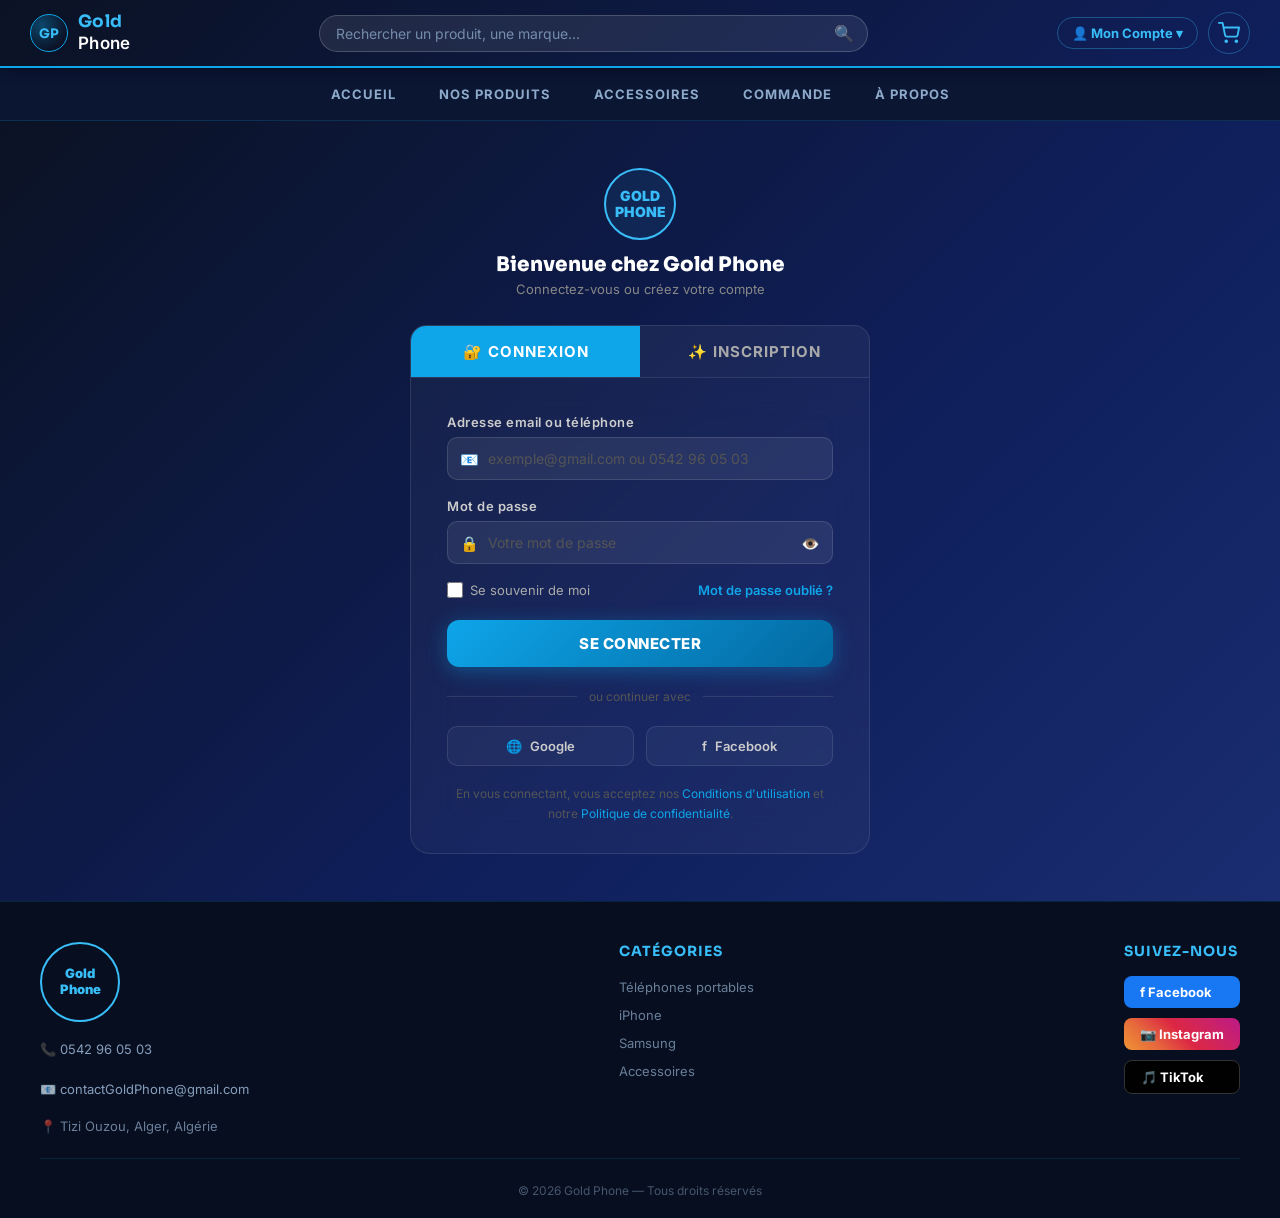
<file: goldPhone/connexion.html>
<!DOCTYPE html>
<html lang="fr">
<head>
<meta charset="UTF-8">
<meta name="viewport" content="width=device-width, initial-scale=1.0">
<title>Connexion / Inscription — Gold Phone</title>
<meta name="description" content="Connectez-vous ou créez un compte Gold Phone pour suivre vos commandes et profiter d'offres exclusives sur les smartphones.">
<link rel="icon" type="image/svg+xml" href="favicon.svg">
<meta property="og:title" content="Connexion / Inscription — Gold Phone">
<meta property="og:description" content="Connectez-vous ou créez un compte Gold Phone pour suivre vos commandes et profiter d'offres exclusives sur les smartphones.">
<meta property="og:type" content="website">
<meta property="og:locale" content="fr_FR">
<meta name="theme-color" content="#0b1224">
<link rel="preconnect" href="https://fonts.googleapis.com">
<link rel="preconnect" href="https://fonts.gstatic.com" crossorigin>
<link href="https://fonts.googleapis.com/css2?family=Sora:wght@500;600;700;800&family=Inter:wght@400;500;600;700&display=swap" rel="stylesheet">
<link rel="stylesheet" href="style.css">
<style>
/* ==============================
   PAGE AUTH
============================== */
.auth-section {
  min-height: calc(100vh - 120px);
  background: linear-gradient(135deg, var(--noir) 0%, var(--noir-2) 60%, var(--noir-3) 100%);
  display: flex;
  align-items: center;
  justify-content: center;
  padding: 40px 20px;
}

.auth-wrapper {
  width: 100%;
  max-width: 460px;
}

/* Tabs switcher */
.auth-tabs {
  display: flex;
  background: rgba(255,255,255,0.05);
  border-radius: 16px 16px 0 0;
  border: 1px solid rgba(255,255,255,0.1);
  border-bottom: none;
  overflow: hidden;
}
.auth-tab-btn {
  flex: 1;
  padding: 16px;
  background: none;
  border: none;
  color: #aaa;
  font-size: 15px;
  font-weight: 700;
  cursor: pointer;
  transition: 0.3s;
  text-transform: uppercase;
  letter-spacing: 1px;
}
.auth-tab-btn.active {
  background: var(--or);
  color: white;
}
.auth-tab-btn:hover:not(.active) {
  background: rgba(var(--or-rgb),0.1);
  color: white;
}

/* Card */
.auth-card {
  background: rgba(255,255,255,0.04);
  backdrop-filter: blur(20px);
  border: 1px solid rgba(255,255,255,0.1);
  border-radius: 0 0 20px 20px;
  padding: 36px 36px 30px;
}

.auth-logo {
  text-align: center;
  margin-bottom: 28px;
}
.auth-logo .logo-circle {
  width: 72px;
  height: 72px;
  border: 2px solid var(--or-clair);
  border-radius: 50%;
  display: flex;
  align-items: center;
  justify-content: center;
  margin: 0 auto 12px;
  background: rgba(var(--or-clair-rgb), .08);
}
.auth-logo .logo-circle span {
  color: var(--or-clair);
  font-weight: 900;
  font-size: 14px;
  line-height: 1.2;
  text-align: center;
  text-transform: uppercase;
}
.auth-logo h2 {
  color: white;
  font-size: 20px;
  font-weight: 800;
}
.auth-logo p {
  color: #888;
  font-size: 13px;
  margin-top: 4px;
}

/* Form panels */
.auth-panel { display: none; }
.auth-panel.active { display: block; }

/* Fields */
.field-group {
  margin-bottom: 18px;
}
.field-group label {
  display: block;
  color: #ccc;
  font-size: 13px;
  font-weight: 600;
  margin-bottom: 7px;
  letter-spacing: 0.5px;
}
.field-group input {
  width: 100%;
  padding: 12px 16px;
  background: rgba(255,255,255,0.07);
  border: 1.5px solid rgba(255,255,255,0.12);
  border-radius: 10px;
  color: white;
  font-size: 14px;
  transition: 0.3s;
  outline: none;
}
.field-group input::placeholder { color: #555; }
.field-group input:focus {
  border-color: var(--or);
  background: rgba(var(--or-rgb),0.06);
  box-shadow: 0 0 0 3px rgba(var(--or-rgb),0.12);
}
.field-group input.error {
  border-color: #ff5252;
}

.input-icon-wrap {
  position: relative;
}
.input-icon-wrap .field-icon {
  position: absolute;
  left: 13px;
  top: 50%;
  transform: translateY(-50%);
  font-size: 15px;
  pointer-events: none;
}
.input-icon-wrap input {
  padding-left: 40px;
}
.input-icon-wrap .toggle-pw {
  position: absolute;
  right: 13px;
  top: 50%;
  transform: translateY(-50%);
  cursor: pointer;
  font-size: 15px;
  color: #666;
  background: none;
  border: none;
  padding: 0;
  transition: 0.2s;
}
.input-icon-wrap .toggle-pw:hover { color: var(--or); }

/* Row 2 cols */
.field-row {
  display: grid;
  grid-template-columns: 1fr 1fr;
  gap: 14px;
}

/* Options */
.auth-options {
  display: flex;
  justify-content: space-between;
  align-items: center;
  margin-bottom: 22px;
  margin-top: 4px;
}
.auth-remember {
  display: flex;
  align-items: center;
  gap: 7px;
  cursor: pointer;
}
.auth-remember input[type="checkbox"] {
  width: 16px;
  height: 16px;
  accent-color: var(--or);
  cursor: pointer;
}
.auth-remember span {
  color: #aaa;
  font-size: 13px;
}
.auth-forgot {
  color: var(--or);
  font-size: 13px;
  text-decoration: none;
  font-weight: 600;
  transition: 0.2s;
}
.auth-forgot:hover { color: var(--or-clair); text-decoration: underline; }

/* Buttons */
.btn-auth-submit {
  width: 100%;
  padding: 14px;
  background: linear-gradient(135deg, var(--or), var(--or-profond));
  color: white;
  border: none;
  border-radius: 12px;
  font-size: 15px;
  font-weight: 800;
  cursor: pointer;
  transition: 0.3s;
  letter-spacing: 0.5px;
  box-shadow: 0 4px 20px rgba(var(--or-rgb),0.35);
  text-transform: uppercase;
}
.btn-auth-submit:hover {
  transform: translateY(-2px);
  box-shadow: 0 6px 28px rgba(var(--or-rgb),0.55);
}
.btn-auth-submit:active { transform: translateY(0); }

/* Divider */
.auth-divider {
  display: flex;
  align-items: center;
  gap: 12px;
  margin: 22px 0;
}
.auth-divider::before, .auth-divider::after {
  content: '';
  flex: 1;
  height: 1px;
  background: rgba(255,255,255,0.1);
}
.auth-divider span { color: #555; font-size: 12px; white-space: nowrap; }

/* Social login */
.social-auth { display: flex; gap: 12px; }
.btn-social {
  flex: 1;
  padding: 11px 10px;
  border-radius: 10px;
  border: 1.5px solid rgba(255,255,255,0.1);
  background: rgba(255,255,255,0.04);
  color: #ccc;
  font-size: 13px;
  font-weight: 600;
  cursor: pointer;
  transition: 0.3s;
  display: flex;
  align-items: center;
  justify-content: center;
  gap: 8px;
}
.btn-social:hover {
  background: rgba(255,255,255,0.08);
  border-color: rgba(255,255,255,0.25);
  color: white;
}

/* Terms */
.terms-text {
  color: #555;
  font-size: 12px;
  line-height: 1.6;
  margin-top: 18px;
  text-align: center;
}
.terms-text a { color: var(--or); text-decoration: none; }
.terms-text a:hover { text-decoration: underline; }

/* Strength bar */
.strength-bar {
  margin-top: 8px;
  height: 4px;
  background: rgba(255,255,255,0.1);
  border-radius: 4px;
  overflow: hidden;
}
.strength-bar-fill {
  height: 100%;
  width: 0;
  border-radius: 4px;
  transition: 0.4s;
}
.strength-label {
  font-size: 11px;
  margin-top: 4px;
  color: #777;
  text-align: right;
}

/* Alert */
.auth-alert {
  padding: 12px 16px;
  border-radius: 10px;
  font-size: 13px;
  margin-bottom: 18px;
  display: none;
}
.auth-alert.success {
  background: rgba(46,125,50,0.2);
  border: 1px solid #2e7d32;
  color: #81c784;
}
.auth-alert.error {
  background: rgba(229,57,53,0.15);
  border: 1px solid #c62828;
  color: #ef9a9a;
}

/* Section avantages */
.auth-benefits {
  display: flex;
  gap: 8px;
  margin-bottom: 22px;
  flex-wrap: wrap;
}
.benefit-chip {
  display: flex;
  align-items: center;
  gap: 5px;
  background: rgba(var(--or-clair-rgb), .08);
  border: 1px solid rgba(var(--or-clair-rgb), .2);
  border-radius: 20px;
  padding: 5px 12px;
  font-size: 12px;
  color: var(--or-clair);
}

/* Responsive */
@media (max-width: 480px) {
  .auth-card { padding: 24px 20px 20px; }
  .field-row { grid-template-columns: 1fr; }
  .auth-wrapper { max-width: 100%; }
  .social-auth { flex-direction: column; }
}
</style>
</head>

<body>

<!-- HEADER -->
<header>
  <div class="logo-header">
    <span class="logo-mark">GP</span>
    <span class="logo-text">Gold<br><b>Phone</b></span>
  </div>
  <div class="search">
    <input type="text" id="searchInput" placeholder="Rechercher un produit, une marque..." onkeyup="rechercherProduit()">
    <span class="search-icon">🔍</span>
  </div>
  <div class="header-actions">
    <div class="account-menu">
      <button onclick="toggleMenu()">👤 Mon Compte ▾</button>
      <div id="dropdown" class="dropdown">
        <a href="connexion.html">Créer un compte</a>
        <a href="connexion.html">Se connecter</a>
      </div>
    </div>
    <a href="panier.html" class="cart-icon-btn" id="cartBtn" aria-label="Mon panier">
      <svg xmlns="http://www.w3.org/2000/svg" viewBox="0 0 24 24" fill="none" stroke="currentColor" stroke-width="2" stroke-linecap="round" stroke-linejoin="round" width="22" height="22">
        <circle cx="9" cy="21" r="1"></circle>
        <circle cx="20" cy="21" r="1"></circle>
        <path d="M1 1h4l2.68 13.39a2 2 0 0 0 2 1.61h9.72a2 2 0 0 0 2-1.61L23 6H6"></path>
      </svg>
      <span class="cart-badge" id="cartCount">0</span>
    </a>
    <button class="hamburger-btn" onclick="toggleNav()" aria-label="Ouvrir le menu" aria-expanded="false">
      <span></span><span></span><span></span>
    </button>
  </div>
</header>

<!-- NAVIGATION -->
<nav class="menu">
  <a href="index.html">ACCUEIL</a>
  <a href="produits.html">NOS PRODUITS</a>
  <a href="produits.html">ACCESSOIRES</a>
  <a href="commande.html">COMMANDE</a>
  <a href="a-propos.html">À PROPOS</a>
</nav>

<!-- AUTH SECTION -->
<div class="auth-section">
  <div class="auth-wrapper">

    <!-- Logo -->
    <div class="auth-logo">
      <div class="logo-circle"><span>Gold<br>Phone</span></div>
      <h2>Bienvenue chez Gold Phone</h2>
      <p>Connectez-vous ou créez votre compte</p>
    </div>

    <!-- Tabs -->
    <div class="auth-tabs">
      <button class="auth-tab-btn active" onclick="switchTab('login')">🔐 Connexion</button>
      <button class="auth-tab-btn" onclick="switchTab('register')">✨ Inscription</button>
    </div>

    <!-- Card -->
    <div class="auth-card">

      <!-- PANEL: Connexion -->
      <div class="auth-panel active" id="panel-login">

        <div id="login-alert" class="auth-alert"></div>

        <div class="field-group">
          <label>Adresse email ou téléphone</label>
          <div class="input-icon-wrap">
            <span class="field-icon">📧</span>
            <input type="text" id="login-email" placeholder="exemple@gmail.com ou 0542 96 05 03">
          </div>
        </div>

        <div class="field-group">
          <label>Mot de passe</label>
          <div class="input-icon-wrap">
            <span class="field-icon">🔒</span>
            <input type="password" id="login-password" placeholder="Votre mot de passe">
            <button class="toggle-pw" onclick="togglePassword('login-password', this)">👁️</button>
          </div>
        </div>

        <div class="auth-options">
          <label class="auth-remember">
            <input type="checkbox" id="remember-me">
            <span>Se souvenir de moi</span>
          </label>
          <a href="#" class="auth-forgot">Mot de passe oublié ?</a>
        </div>

        <button class="btn-auth-submit" onclick="handleLogin()">Se connecter</button>

        <div class="auth-divider"><span>ou continuer avec</span></div>

        <div class="social-auth">
          <button class="btn-social">
            <span>🌐</span> Google
          </button>
          <button class="btn-social">
            <span>f</span> Facebook
          </button>
        </div>

        <p class="terms-text">
          En vous connectant, vous acceptez nos <a href="#">Conditions d'utilisation</a> et notre <a href="#">Politique de confidentialité</a>.
        </p>
      </div>

      <!-- PANEL: Inscription -->
      <div class="auth-panel" id="panel-register">

        <div class="auth-benefits">
          <div class="benefit-chip">🚚 Livraison rapide</div>
          <div class="benefit-chip">💳 Paiement sécurisé</div>
          <div class="benefit-chip">🎁 Offres exclusives</div>
        </div>

        <div id="register-alert" class="auth-alert"></div>

        <div class="field-row">
          <div class="field-group">
            <label>Prénom</label>
            <div class="input-icon-wrap">
              <span class="field-icon">👤</span>
              <input type="text" id="reg-prenom" placeholder="Votre prénom">
            </div>
          </div>
          <div class="field-group">
            <label>Nom</label>
            <div class="input-icon-wrap">
              <span class="field-icon">👤</span>
              <input type="text" id="reg-nom" placeholder="Votre nom">
            </div>
          </div>
        </div>

        <div class="field-group">
          <label>Adresse email</label>
          <div class="input-icon-wrap">
            <span class="field-icon">📧</span>
            <input type="email" id="reg-email" placeholder="exemple@gmail.com">
          </div>
        </div>

        <div class="field-group">
          <label>Numéro de téléphone</label>
          <div class="input-icon-wrap">
            <span class="field-icon">📞</span>
            <input type="tel" id="reg-tel" placeholder="05XX XX XX XX">
          </div>
        </div>

        <div class="field-group">
          <label>Wilaya</label>
          <div class="input-icon-wrap">
            <span class="field-icon">📍</span>
            <input type="text" id="reg-wilaya" placeholder="Ex: Alger, Tizi Ouzou, Oran...">
          </div>
        </div>

        <div class="field-group">
          <label>Mot de passe</label>
          <div class="input-icon-wrap">
            <span class="field-icon">🔒</span>
            <input type="password" id="reg-password" placeholder="Minimum 8 caractères" oninput="checkStrength(this.value)">
            <button class="toggle-pw" onclick="togglePassword('reg-password', this)">👁️</button>
          </div>
          <div class="strength-bar"><div class="strength-bar-fill" id="strength-fill"></div></div>
          <div class="strength-label" id="strength-label"></div>
        </div>

        <div class="field-group">
          <label>Confirmer le mot de passe</label>
          <div class="input-icon-wrap">
            <span class="field-icon">🔒</span>
            <input type="password" id="reg-confirm" placeholder="Répétez votre mot de passe">
            <button class="toggle-pw" onclick="togglePassword('reg-confirm', this)">👁️</button>
          </div>
        </div>

        <button class="btn-auth-submit" onclick="handleRegister()" style="margin-top:4px;">Créer mon compte</button>

        <p class="terms-text">
          En créant un compte, vous acceptez nos <a href="#">Conditions Générales de Vente</a> et confirmez avoir lu notre <a href="#">Politique de confidentialité</a>.
        </p>
      </div>

    </div>
  </div>
</div>

<!-- FOOTER -->
<footer class="footer">
  <div class="footer-container">
    <div class="footer-left">
      <div class="logo-footer">Gold<br>Phone</div>
      <a href="tel:0542960503" class="tel">📞 0542 96 05 03</a><br><br>
      <a href="mailto:contactGoldPhone@gmail.com" class="tel">📧 contactGoldPhone@gmail.com</a><br><br>
      <p>📍 Tizi Ouzou, Alger, Algérie</p>
    </div>
    <div class="footer-middle">
      <h3>CATÉGORIES</h3>
      <ul>
        <li><a href="produits.html">Téléphones portables</a></li>
        <li><a href="produits.html?marque=Iphone">iPhone</a></li>
        <li><a href="produits.html?marque=Samsung">Samsung</a></li>
        <li><a href="produits.html">Accessoires</a></li>
      </ul>
    </div>
    <div class="footer-right">
      <h3>SUIVEZ-NOUS</h3>
      <div class="social-links">
        <a href="https://www.facebook.com/goldphone" target="_blank" rel="noopener noreferrer" class="social-btn fb">f Facebook</a>
        <a href="https://www.instagram.com/goldphone" target="_blank" rel="noopener noreferrer" class="social-btn ig">📷 Instagram</a>
        <a href="#" class="social-btn tk">🎵 TikTok</a>
      </div>
    </div>
  </div>
  <div class="footer-bottom">
    <p>© 2026 Gold Phone — Tous droits réservés</p>
  </div>
</footer>

<script src="script.js"></script>
<script>
// ---- Tab Switch ----
function switchTab(tab) {
  document.querySelectorAll('.auth-tab-btn').forEach((b, i) => {
    b.classList.toggle('active', (i === 0 && tab === 'login') || (i === 1 && tab === 'register'));
  });
  document.getElementById('panel-login').classList.toggle('active', tab === 'login');
  document.getElementById('panel-register').classList.toggle('active', tab === 'register');
  // Clear alerts
  document.getElementById('login-alert').style.display = 'none';
  document.getElementById('register-alert').style.display = 'none';
}

// ---- Toggle Password Visibility ----
function togglePassword(inputId, btn) {
  const input = document.getElementById(inputId);
  const isText = input.type === 'text';
  input.type = isText ? 'password' : 'text';
  btn.textContent = isText ? '👁️' : '🙈';
}

// ---- Password Strength ----
function checkStrength(val) {
  const fill = document.getElementById('strength-fill');
  const label = document.getElementById('strength-label');
  let score = 0;
  if (val.length >= 8) score++;
  if (/[A-Z]/.test(val)) score++;
  if (/[0-9]/.test(val)) score++;
  if (/[^A-Za-z0-9]/.test(val)) score++;

  const levels = [
    { w: '0%', color: 'var(--or)', text: '' },
    { w: '25%', color: '#e53935', text: 'Faible' },
    { w: '50%', color: '#ff9800', text: 'Moyen' },
    { w: '75%', color: '#2196f3', text: 'Fort' },
    { w: '100%', color: '#4caf50', text: 'Très fort' },
  ];
  const lvl = levels[score];
  fill.style.width = lvl.w;
  fill.style.background = lvl.color;
  label.textContent = lvl.text;
  label.style.color = lvl.color;
}

// ---- Show Alert ----
function showAlert(id, type, msg) {
  const el = document.getElementById(id);
  el.className = `auth-alert ${type}`;
  el.textContent = msg;
  el.style.display = 'block';
  setTimeout(() => { el.style.display = 'none'; }, 4000);
}

// ---- Login Handler ----
async function handleLogin() {
  const email = document.getElementById('login-email').value.trim();
  const pw = document.getElementById('login-password').value;
  if (!email || !pw) {
    showAlert('login-alert', 'error', '⚠️ Veuillez remplir tous les champs.');
    return;
  }
  try {
    const res  = await fetch('php/api/auth.php?action=login', {
      method: 'POST', headers: {'Content-Type':'application/json'},
      body: JSON.stringify({ email, password: pw })
    });
    const data = await res.json();
    if (data.success) {
      showAlert('login-alert', 'success', '✅ ' + data.message);
      setTimeout(() => window.location.href = 'index.html', 1500);
    } else {
      showAlert('login-alert', 'error', '⚠️ ' + data.message);
    }
  } catch(e) {
    // Fallback offline (GitHub Pages sans PHP)
    showAlert('login-alert', 'success', '✅ Connexion réussie ! (mode démo)');
    setTimeout(() => window.location.href = 'index.html', 1500);
  }
}

// ---- Register Handler ----
async function handleRegister() {
  const prenom  = document.getElementById('reg-prenom').value.trim();
  const nom     = document.getElementById('reg-nom').value.trim();
  const email   = document.getElementById('reg-email').value.trim();
  const tel     = document.getElementById('reg-tel').value.trim();
  const pw      = document.getElementById('reg-password').value;
  const confirm = document.getElementById('reg-confirm').value;

  if (!prenom || !nom || !email || !tel || !pw || !confirm) {
    showAlert('register-alert', 'error', '⚠️ Veuillez remplir tous les champs obligatoires.');
    return;
  }
  if (pw.length < 8) {
    showAlert('register-alert', 'error', '⚠️ Le mot de passe doit contenir au moins 8 caractères.');
    return;
  }
  if (pw !== confirm) {
    showAlert('register-alert', 'error', '⚠️ Les mots de passe ne correspondent pas.');
    return;
  }
  try {
    const res  = await fetch('php/api/auth.php?action=register', {
      method: 'POST', headers: {'Content-Type':'application/json'},
      body: JSON.stringify({ prenom, nom, email, telephone: tel, password: pw })
    });
    const data = await res.json();
    if (data.success) {
      showAlert('register-alert', 'success', '✅ ' + data.message);
      setTimeout(() => window.location.href = 'index.html', 2000);
    } else {
      showAlert('register-alert', 'error', '⚠️ ' + data.message);
    }
  } catch(e) {
    // Fallback offline (GitHub Pages sans PHP)
    showAlert('register-alert', 'success', `✅ Compte créé avec succès ! Bienvenue, ${prenom} 🎉 (mode démo)`);
    setTimeout(() => window.location.href = 'index.html', 2000);
  }
}

// ---- Dropdown ----
function toggleMenu() {
  const menu = document.getElementById('dropdown');
  menu.style.display = menu.style.display === 'block' ? 'none' : 'block';
}
document.addEventListener('click', (e) => {
  if (!e.target.closest('.account-menu')) {
    document.getElementById('dropdown').style.display = 'none';
  }
});

// ---- Recherche ----
function rechercherProduit() {
  const val = document.getElementById('searchInput').value.toLowerCase();
  if (val.length > 1) window.location.href = 'produits.html?q=' + encodeURIComponent(val);
}

// Si URL contient ?tab=register, ouvrir l'onglet inscription
const urlParams = new URLSearchParams(window.location.search);
if (urlParams.get('tab') === 'register') switchTab('register');
</script>
</body>
</html>
</file>
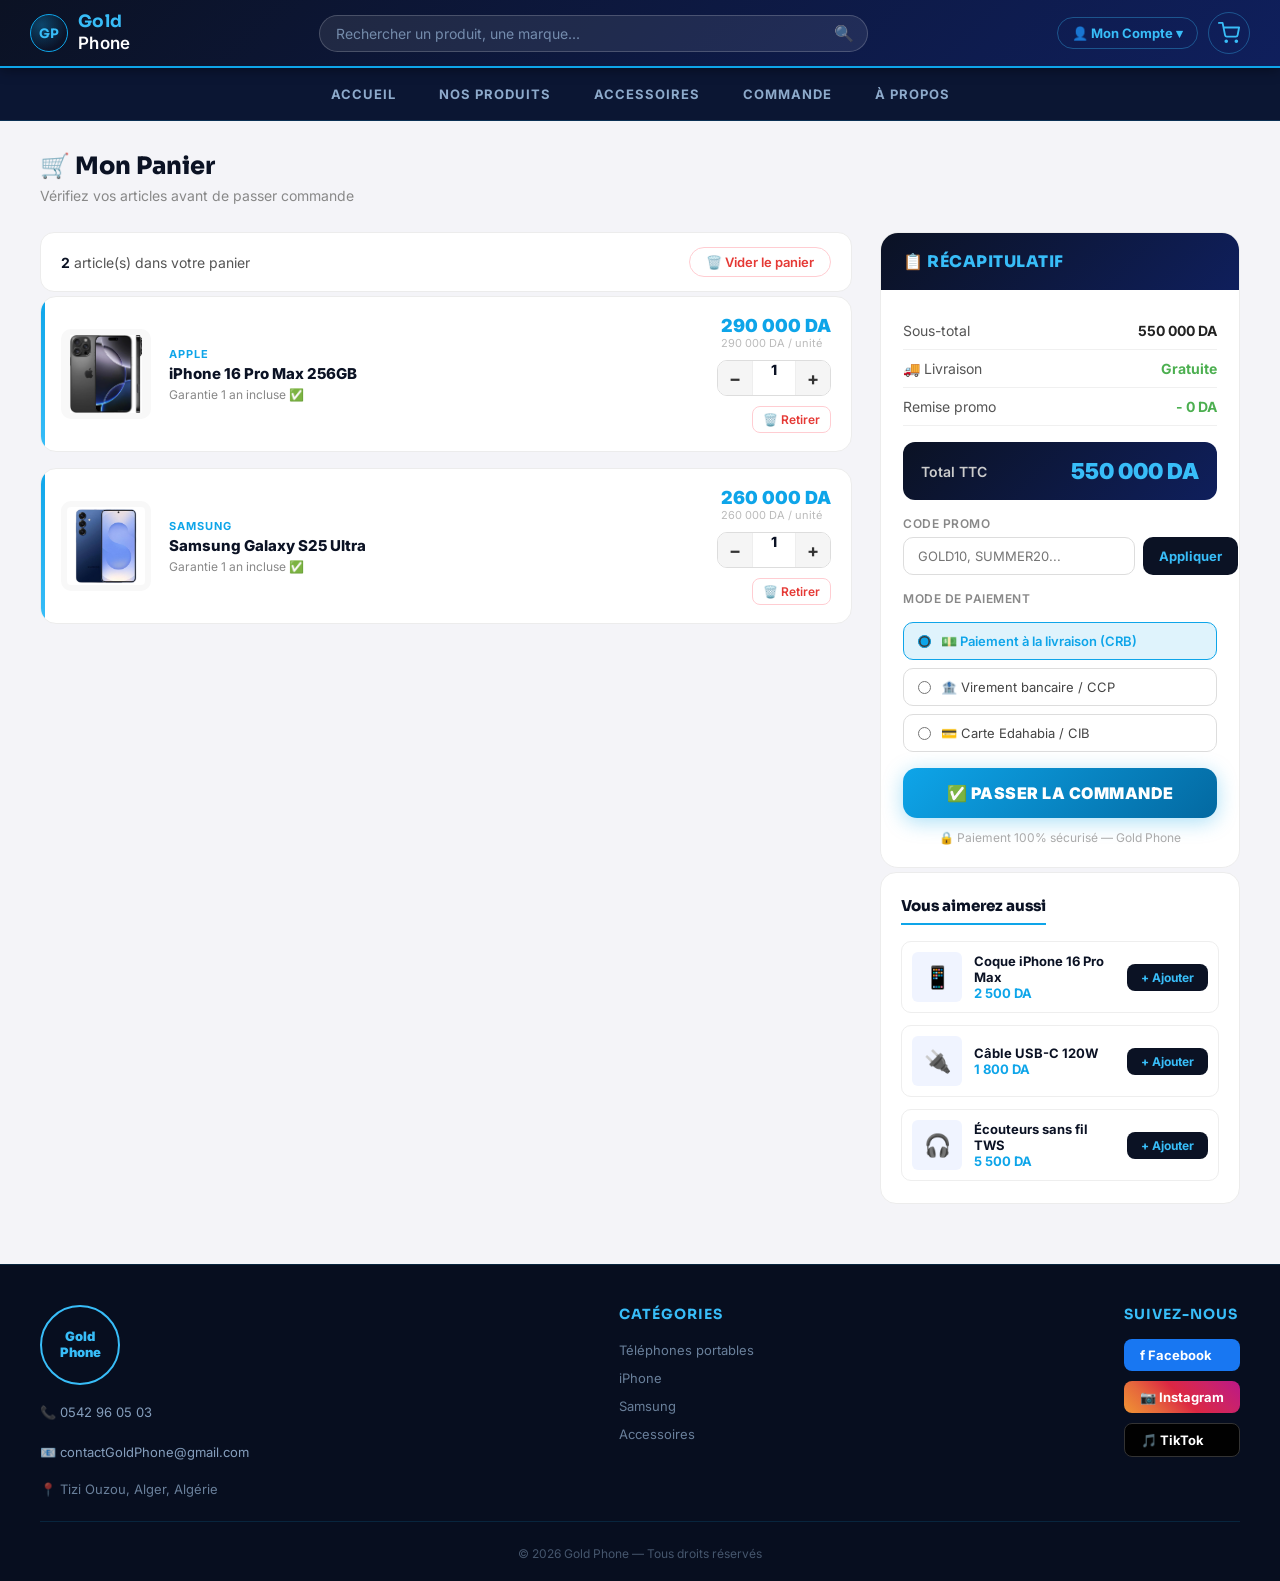
<file: goldPhone/panier.html>
<!DOCTYPE html>
<html lang="fr">
<head>
<meta charset="UTF-8">
<meta name="viewport" content="width=device-width, initial-scale=1.0">
<title>Mon Panier — Gold Phone</title>
<meta name="description" content="Consultez et modifiez les articles de votre panier avant de passer commande sur Gold Phone, votre boutique de smartphones à Tizi Ouzou.">
<link rel="icon" type="image/svg+xml" href="favicon.svg">
<meta property="og:title" content="Mon Panier — Gold Phone">
<meta property="og:description" content="Consultez et modifiez les articles de votre panier avant de passer commande sur Gold Phone, votre boutique de smartphones à Tizi Ouzou.">
<meta property="og:type" content="website">
<meta property="og:locale" content="fr_FR">
<meta name="theme-color" content="#0b1224">
<link rel="preconnect" href="https://fonts.googleapis.com">
<link rel="preconnect" href="https://fonts.gstatic.com" crossorigin>
<link href="https://fonts.googleapis.com/css2?family=Sora:wght@500;600;700;800&family=Inter:wght@400;500;600;700&display=swap" rel="stylesheet">
<link rel="stylesheet" href="style.css">
<style>
/* ==============================
   PAGE PANIER
============================== */
.panier-section {
  background: #f4f4f8;
  min-height: calc(100vh - 120px);
  padding: 30px 40px 60px;
}

.panier-section h1 {
  font-size: 24px;
  color: var(--noir);
  font-weight: 900;
  margin-bottom: 6px;
}
.panier-section .panier-subtitle {
  color: #888;
  font-size: 14px;
  margin-bottom: 28px;
}

/* Layout */
.panier-layout {
  display: grid;
  grid-template-columns: 1fr 360px;
  gap: 28px;
  align-items: start;
}

/* Empty State */
.panier-empty {
  grid-column: 1 / -1;
  text-align: center;
  padding: 80px 40px;
  background: white;
  border-radius: 18px;
  border: 2px dashed #e0e0e0;
}
.panier-empty .empty-icon { font-size: 64px; margin-bottom: 18px; }
.panier-empty h2 { color: var(--noir); font-size: 20px; margin-bottom: 10px; }
.panier-empty p { color: #888; font-size: 14px; margin-bottom: 24px; }
.btn-empty-shop {
  display: inline-block;
  padding: 13px 32px;
  background: linear-gradient(135deg, var(--or), var(--or-profond));
  color: white;
  border-radius: 30px;
  font-weight: 800;
  font-size: 15px;
  text-decoration: none;
  transition: 0.3s;
  box-shadow: 0 4px 16px rgba(var(--or-rgb),0.35);
}
.btn-empty-shop:hover { transform: translateY(-2px); box-shadow: 0 6px 24px rgba(var(--or-rgb),0.5); }

/* Items list */
.panier-items {
  display: flex;
  flex-direction: column;
  gap: 16px;
}

/* Item card */
.panier-item {
  background: white;
  border-radius: 16px;
  padding: 18px 20px;
  display: flex;
  align-items: center;
  gap: 18px;
  border: 1.5px solid #ececec;
  transition: 0.3s;
  position: relative;
  overflow: hidden;
}
.panier-item:hover { border-color: var(--or-50); box-shadow: 0 6px 20px rgba(var(--or-rgb),0.1); }

.panier-item::before {
  content: '';
  position: absolute;
  left: 0; top: 0; bottom: 0;
  width: 4px;
  background: linear-gradient(135deg, var(--or), var(--or-clair));
  border-radius: 4px 0 0 4px;
}

.item-img {
  width: 90px;
  height: 90px;
  object-fit: contain;
  border-radius: 10px;
  background: #f8f8f8;
  padding: 6px;
  flex-shrink: 0;
}

.item-info { flex: 1; min-width: 0; }
.item-brand { font-size: 11px; color: var(--or); font-weight: 700; text-transform: uppercase; letter-spacing: 1px; }
.item-name { font-size: 15px; font-weight: 800; color: var(--noir); margin: 3px 0 4px; white-space: nowrap; overflow: hidden; text-overflow: ellipsis; }
.item-variant { font-size: 12px; color: #888; }

.item-right {
  display: flex;
  flex-direction: column;
  align-items: flex-end;
  gap: 10px;
  flex-shrink: 0;
}

.item-price {
  font-size: 18px;
  font-weight: 900;
  color: var(--or);
  white-space: nowrap;
}
.item-price-unit { font-size: 11px; color: #bbb; font-weight: 400; }

/* Qty control */
.qty-control {
  display: flex;
  align-items: center;
  gap: 0;
  border: 1.5px solid #ddd;
  border-radius: 10px;
  overflow: hidden;
}
.qty-ctrl-btn {
  width: 34px;
  height: 34px;
  border: none;
  background: #f5f5f5;
  color: #333;
  font-size: 18px;
  cursor: pointer;
  transition: 0.2s;
  display: flex;
  align-items: center;
  justify-content: center;
  font-weight: 700;
}
.qty-ctrl-btn:hover { background: var(--or); color: white; }
.qty-display {
  width: 44px;
  text-align: center;
  font-size: 14px;
  font-weight: 800;
  color: var(--noir);
  border: none;
  border-left: 1px solid #eee;
  border-right: 1px solid #eee;
  background: white;
  padding: 0;
  height: 34px;
}

.btn-delete-item {
  background: none;
  border: 1.5px solid #ffcdd2;
  border-radius: 8px;
  padding: 5px 10px;
  color: #e53935;
  font-size: 12px;
  cursor: pointer;
  transition: 0.2s;
  font-weight: 600;
}
.btn-delete-item:hover { background: #e53935; color: white; border-color: #e53935; }

/* Header bar */
.panier-header-bar {
  display: flex;
  justify-content: space-between;
  align-items: center;
  background: white;
  border-radius: 14px;
  padding: 14px 20px;
  border: 1px solid #ececec;
  margin-bottom: 4px;
}
.panier-count { font-size: 14px; color: #555; }
.panier-count strong { color: var(--noir); }
.btn-clear-cart {
  background: none;
  border: 1px solid #ffcdd2;
  color: #e53935;
  font-size: 13px;
  padding: 6px 16px;
  border-radius: 20px;
  cursor: pointer;
  font-weight: 600;
  transition: 0.2s;
}
.btn-clear-cart:hover { background: #e53935; color: white; border-color: #e53935; }

/* Résumé commande */
.panier-resume {
  background: white;
  border-radius: 18px;
  border: 1.5px solid #ececec;
  overflow: hidden;
  position: sticky;
  top: 80px;
}
.resume-header {
  background: linear-gradient(135deg, var(--noir), var(--noir-2));
  padding: 18px 22px;
}
.resume-header h2 {
  color: var(--or-clair);
  font-size: 16px;
  font-weight: 800;
  letter-spacing: 0.5px;
  text-transform: uppercase;
}
.resume-body { padding: 22px; }

.resume-line {
  display: flex;
  justify-content: space-between;
  align-items: center;
  padding: 10px 0;
  border-bottom: 1px solid #f0f0f0;
  font-size: 14px;
  color: #555;
}
.resume-line:last-of-type { border-bottom: none; }
.resume-line .label { }
.resume-line .val { font-weight: 700; color: #222; }
.resume-line.livraison .val { color: #4caf50; font-weight: 700; }

.resume-total {
  background: linear-gradient(135deg, var(--noir), var(--noir-2));
  border-radius: 12px;
  padding: 16px 18px;
  display: flex;
  justify-content: space-between;
  align-items: center;
  margin: 16px 0;
}
.resume-total .t-label { color: #ccc; font-size: 14px; font-weight: 600; }
.resume-total .t-val { color: var(--or-clair); font-size: 22px; font-weight: 900; }

/* Promo code */
.promo-section {
  margin-bottom: 16px;
}
.promo-section label {
  display: block;
  font-size: 12px;
  color: #888;
  margin-bottom: 6px;
  font-weight: 600;
  letter-spacing: 0.5px;
  text-transform: uppercase;
}
.promo-input-row {
  display: flex;
  gap: 8px;
}
.promo-input-row input {
  flex: 1;
  padding: 10px 14px;
  border: 1.5px solid #ddd;
  border-radius: 10px;
  font-size: 13px;
  outline: none;
  transition: 0.3s;
}
.promo-input-row input:focus { border-color: var(--or); }
.btn-promo {
  padding: 10px 16px;
  background: var(--noir);
  color: var(--or-clair);
  border: none;
  border-radius: 10px;
  font-size: 13px;
  font-weight: 700;
  cursor: pointer;
  transition: 0.3s;
  white-space: nowrap;
}
.btn-promo:hover { background: var(--or); color: white; }
.promo-msg { font-size: 12px; margin-top: 6px; }
.promo-msg.ok { color: #4caf50; }
.promo-msg.err { color: #e53935; }

/* Paiement methods */
.paiement-methods {
  display: flex;
  flex-direction: column;
  gap: 8px;
  margin-bottom: 16px;
}
.paiement-methods label {
  display: block;
  font-size: 12px;
  color: #888;
  margin-bottom: 8px;
  font-weight: 600;
  letter-spacing: 0.5px;
  text-transform: uppercase;
}
.pay-option {
  display: flex;
  align-items: center;
  gap: 10px;
  padding: 10px 14px;
  border: 1.5px solid #ddd;
  border-radius: 10px;
  cursor: pointer;
  transition: 0.3s;
  font-size: 13px;
  color: #444;
}
.pay-option:hover { border-color: var(--or); background: rgba(var(--or-rgb), .06); }
.pay-option input[type="radio"] { accent-color: var(--or); }
.pay-option.selected { border-color: var(--or); background: rgba(var(--or-rgb), .13); color: var(--or); font-weight: 600; }

/* Btn commander */
.btn-commander {
  width: 100%;
  padding: 15px;
  background: linear-gradient(135deg, var(--or), var(--or-profond));
  color: white;
  border: none;
  border-radius: 14px;
  font-size: 16px;
  font-weight: 900;
  cursor: pointer;
  transition: 0.3s;
  box-shadow: 0 4px 20px rgba(var(--or-rgb),0.35);
  letter-spacing: 0.5px;
  text-transform: uppercase;
}
.btn-commander:hover {
  transform: translateY(-2px);
  box-shadow: 0 6px 28px rgba(var(--or-rgb),0.55);
}

.secure-badge {
  display: flex;
  align-items: center;
  justify-content: center;
  gap: 6px;
  font-size: 12px;
  color: #aaa;
  margin-top: 12px;
}

/* Cross-sell */
.panier-cross {
  background: white;
  border-radius: 16px;
  padding: 22px 20px;
  border: 1.5px solid #ececec;
  margin-top: 4px;
}
.panier-cross h3 {
  color: var(--noir);
  font-size: 15px;
  font-weight: 800;
  margin-bottom: 16px;
  padding-bottom: 8px;
  border-bottom: 2px solid var(--or);
  display: inline-block;
}
.cross-items {
  display: flex;
  flex-direction: column;
  gap: 12px;
}
.cross-item {
  display: flex;
  align-items: center;
  gap: 12px;
  padding: 10px;
  border-radius: 10px;
  border: 1px solid #eee;
  transition: 0.2s;
  cursor: pointer;
}
.cross-item:hover { border-color: var(--or-50); background: var(--or-wash); }
.cross-item img { width: 50px; height: 50px; object-fit: contain; border-radius: 6px; background: #f8f8f8; }
.cross-item-info { flex: 1; }
.cross-item-info .cross-name { font-size: 13px; font-weight: 700; color: var(--noir); }
.cross-item-info .cross-price { font-size: 13px; color: var(--or); font-weight: 700; }
.btn-add-cross {
  padding: 6px 14px;
  background: var(--noir);
  color: var(--or-clair);
  border: none;
  border-radius: 8px;
  font-size: 12px;
  font-weight: 700;
  cursor: pointer;
  transition: 0.2s;
  white-space: nowrap;
}
.btn-add-cross:hover { background: var(--or); color: white; }

/* Responsive */
@media (max-width: 1024px) {
  .panier-layout { grid-template-columns: 1fr; }
  .panier-resume { position: static; }
}
@media (max-width: 768px) {
  .panier-section { padding: 20px 16px 40px; }
  .panier-item { flex-wrap: wrap; }
  .item-right { flex-direction: row; align-items: center; width: 100%; justify-content: space-between; }
}
</style>
</head>
<body>

<!-- HEADER -->
<header>
  <div class="logo-header">
    <span class="logo-mark">GP</span>
    <span class="logo-text">Gold<br><b>Phone</b></span>
  </div>
  <div class="search">
    <input type="text" id="searchInput" placeholder="Rechercher un produit, une marque..." onkeyup="rechercherProduit()">
    <span class="search-icon">🔍</span>
  </div>
  <div class="header-actions">
    <div class="account-menu">
      <button onclick="toggleMenu()">👤 Mon Compte ▾</button>
      <div id="dropdown" class="dropdown">
        <a href="connexion.html">Créer un compte</a>
        <a href="connexion.html">Se connecter</a>
      </div>
    </div>
    <a href="panier.html" class="cart-icon-btn" id="cartBtn" aria-label="Mon panier">
      <svg xmlns="http://www.w3.org/2000/svg" viewBox="0 0 24 24" fill="none" stroke="currentColor" stroke-width="2" stroke-linecap="round" stroke-linejoin="round" width="22" height="22">
        <circle cx="9" cy="21" r="1"></circle>
        <circle cx="20" cy="21" r="1"></circle>
        <path d="M1 1h4l2.68 13.39a2 2 0 0 0 2 1.61h9.72a2 2 0 0 0 2-1.61L23 6H6"></path>
      </svg>
      <span class="cart-badge" id="cartCount">0</span>
    </a>
    <button class="hamburger-btn" onclick="toggleNav()" aria-label="Ouvrir le menu" aria-expanded="false">
      <span></span><span></span><span></span>
    </button>
  </div>
</header>

<!-- NAVIGATION -->
<nav class="menu">
  <a href="index.html">ACCUEIL</a>
  <a href="produits.html">NOS PRODUITS</a>
  <a href="produits.html">ACCESSOIRES</a>
  <a href="commande.html">COMMANDE</a>
  <a href="a-propos.html">À PROPOS</a>
</nav>

<!-- PANIER SECTION -->
<section class="panier-section">
  <h1>🛒 Mon Panier</h1>
  <p class="panier-subtitle">Vérifiez vos articles avant de passer commande</p>

  <div class="panier-layout" id="panier-layout">

    <!-- Colonne gauche : items -->
    <div>
      <!-- Header bar -->
      <div class="panier-header-bar" id="panier-header-bar">
        <span class="panier-count"><strong id="items-count">0</strong> article(s) dans votre panier</span>
        <button class="btn-clear-cart" onclick="viderPanier()">🗑️ Vider le panier</button>
      </div>

      <!-- Liste des items -->
      <div class="panier-items" id="panier-items">
        <!-- Généré par JS -->
      </div>

      <!-- Empty state (caché si des items) -->
      <div class="panier-empty" id="panier-empty" style="display:none">
        <div class="empty-icon">🛒</div>
        <h2>Votre panier est vide</h2>
        <p>Ajoutez des produits depuis notre catalogue pour commencer vos achats.</p>
        <a href="produits.html" class="btn-empty-shop">🔍 Découvrir nos produits</a>
      </div>
    </div>

    <!-- Colonne droite : résumé -->
    <div id="panier-sidebar">
      <!-- Résumé -->
      <div class="panier-resume">
        <div class="resume-header">
          <h2>📋 Récapitulatif</h2>
        </div>
        <div class="resume-body">

          <div class="resume-line">
            <span class="label">Sous-total</span>
            <span class="val" id="r-sous-total">0 DA</span>
          </div>
          <div class="resume-line livraison">
            <span class="label">🚚 Livraison</span>
            <span class="val" id="r-livraison">Gratuite</span>
          </div>
          <div class="resume-line">
            <span class="label">Remise promo</span>
            <span class="val" id="r-remise" style="color:#4caf50">- 0 DA</span>
          </div>

          <div class="resume-total">
            <span class="t-label">Total TTC</span>
            <span class="t-val" id="r-total">0 DA</span>
          </div>

          <!-- Code promo -->
          <div class="promo-section">
            <label>Code promo</label>
            <div class="promo-input-row">
              <input type="text" id="promo-input" placeholder="GOLD10, SUMMER20...">
              <button class="btn-promo" onclick="appliquerPromo()">Appliquer</button>
            </div>
            <div class="promo-msg" id="promo-msg"></div>
          </div>

          <!-- Mode de paiement -->
          <div class="paiement-methods">
            <label>Mode de paiement</label>
            <div class="pay-option selected" onclick="selectPay(this)">
              <input type="radio" name="paiement" checked> 💵 Paiement à la livraison (CRB)
            </div>
            <div class="pay-option" onclick="selectPay(this)">
              <input type="radio" name="paiement"> 🏦 Virement bancaire / CCP
            </div>
            <div class="pay-option" onclick="selectPay(this)">
              <input type="radio" name="paiement"> 💳 Carte Edahabia / CIB
            </div>
          </div>

          <button class="btn-commander" onclick="passerCommande()">
            ✅ Passer la commande
          </button>

          <div class="secure-badge">🔒 Paiement 100% sécurisé — Gold Phone</div>
        </div>
      </div>

      <!-- Vous aimerez aussi -->
      <div class="panier-cross" id="cross-sell">
        <h3>Vous aimerez aussi</h3>
        <div class="cross-items">
          <div class="cross-item" onclick="ajouterAuPanier('case-iphone', '🍎 Coque iPhone 16 Pro Max', 2500, null, 'Apple')">
            <div style="width:50px;height:50px;background:#f0f4ff;border-radius:6px;display:flex;align-items:center;justify-content:center;font-size:22px;">📱</div>
            <div class="cross-item-info">
              <div class="cross-name">Coque iPhone 16 Pro Max</div>
              <div class="cross-price">2 500 DA</div>
            </div>
            <button class="btn-add-cross">+ Ajouter</button>
          </div>
          <div class="cross-item" onclick="ajouterAuPanier('cable-usbc', '🔌 Câble USB-C 120W', 1800, null, 'Accessoire')">
            <div style="width:50px;height:50px;background:#f0f4ff;border-radius:6px;display:flex;align-items:center;justify-content:center;font-size:22px;">🔌</div>
            <div class="cross-item-info">
              <div class="cross-name">Câble USB-C 120W</div>
              <div class="cross-price">1 800 DA</div>
            </div>
            <button class="btn-add-cross">+ Ajouter</button>
          </div>
          <div class="cross-item" onclick="ajouterAuPanier('airpods-clone', '🎧 Écouteurs sans fil TWS', 5500, null, 'Audio')">
            <div style="width:50px;height:50px;background:#f0f4ff;border-radius:6px;display:flex;align-items:center;justify-content:center;font-size:22px;">🎧</div>
            <div class="cross-item-info">
              <div class="cross-name">Écouteurs sans fil TWS</div>
              <div class="cross-price">5 500 DA</div>
            </div>
            <button class="btn-add-cross">+ Ajouter</button>
          </div>
        </div>
      </div>
    </div>

  </div>
</section>

<!-- FOOTER -->
<footer class="footer">
  <div class="footer-container">
    <div class="footer-left">
      <div class="logo-footer">Gold<br>Phone</div>
      <a href="tel:0542960503" class="tel">📞 0542 96 05 03</a><br><br>
      <a href="mailto:contactGoldPhone@gmail.com" class="tel">📧 contactGoldPhone@gmail.com</a><br><br>
      <p>📍 Tizi Ouzou, Alger, Algérie</p>
    </div>
    <div class="footer-middle">
      <h3>CATÉGORIES</h3>
      <ul>
        <li><a href="produits.html">Téléphones portables</a></li>
        <li><a href="produits.html?marque=Iphone">iPhone</a></li>
        <li><a href="produits.html?marque=Samsung">Samsung</a></li>
        <li><a href="produits.html">Accessoires</a></li>
      </ul>
    </div>
    <div class="footer-right">
      <h3>SUIVEZ-NOUS</h3>
      <div class="social-links">
        <a href="https://www.facebook.com/goldphone" target="_blank" rel="noopener noreferrer" class="social-btn fb">f Facebook</a>
        <a href="https://www.instagram.com/goldphone" target="_blank" rel="noopener noreferrer" class="social-btn ig">📷 Instagram</a>
        <a href="#" class="social-btn tk">🎵 TikTok</a>
      </div>
    </div>
  </div>
  <div class="footer-bottom">
    <p>© 2026 Gold Phone — Tous droits réservés</p>
  </div>
</footer>

<script src="script.js"></script>
<script>
// ==============================
// CART STATE
// ==============================
let cart = JSON.parse(localStorage.getItem('goldphone_cart') || '[]');
let promoApplied = 0;

// Produits de démo (si panier vide)
const demoItems = [
  { id: 'iphone16promax', nom: 'iPhone 16 Pro Max 256GB', prix: 290000, img: 'image/iphone16promax.jpg', marque: 'Apple', qte: 1 },
  { id: 'samsungs25', nom: 'Samsung Galaxy S25 Ultra', prix: 260000, img: 'image/samsungs25.jpg', marque: 'Samsung', qte: 1 },
];

// Si panier vide → charger démo
if (cart.length === 0) {
  cart = demoItems;
  saveCart();
}

function saveCart() {
  localStorage.setItem('goldphone_cart', JSON.stringify(cart));
}

// ==============================
// RENDER
// ==============================
function renderCart() {
  const container = document.getElementById('panier-items');
  const empty = document.getElementById('panier-empty');
  const headerBar = document.getElementById('panier-header-bar');
  const sidebar = document.getElementById('panier-sidebar');
  container.innerHTML = '';

  if (cart.length === 0) {
    empty.style.display = 'block';
    headerBar.style.display = 'none';
    sidebar.style.display = 'none';
    return;
  }

  empty.style.display = 'none';
  headerBar.style.display = 'flex';
  sidebar.style.display = 'block';
  document.getElementById('items-count').textContent = cart.reduce((s, i) => s + i.qte, 0);

  cart.forEach((item, idx) => {
    const el = document.createElement('div');
    el.className = 'panier-item';
    el.innerHTML = `
      <img class="item-img" src="${item.img || ''}" onerror="this.style.display='none'; this.nextElementSibling.style.display='flex'" alt="${item.nom}">
      <div style="display:none;width:90px;height:90px;background:#f0f4ff;border-radius:10px;align-items:center;justify-content:center;font-size:32px;flex-shrink:0">📱</div>
      <div class="item-info">
        <div class="item-brand">${item.marque}</div>
        <div class="item-name">${item.nom}</div>
        <div class="item-variant">Garantie 1 an incluse ✅</div>
      </div>
      <div class="item-right">
        <div>
          <div class="item-price">${formatPrix(item.prix * item.qte)} DA</div>
          <div class="item-price-unit">${formatPrix(item.prix)} DA / unité</div>
        </div>
        <div class="qty-control">
          <button class="qty-ctrl-btn" onclick="changeQte(${idx}, -1)">−</button>
          <div class="qty-display">${item.qte}</div>
          <button class="qty-ctrl-btn" onclick="changeQte(${idx}, 1)">+</button>
        </div>
        <button class="btn-delete-item" onclick="supprimerItem(${idx})">🗑️ Retirer</button>
      </div>
    `;
    container.appendChild(el);
  });

  updateResume();
}

function formatPrix(n) {
  return n.toString().replace(/\B(?=(\d{3})+(?!\d))/g, ' ');
}

// ==============================
// ACTIONS
// ==============================
function changeQte(idx, delta) {
  cart[idx].qte = Math.max(1, cart[idx].qte + delta);
  saveCart();
  renderCart();
}

function supprimerItem(idx) {
  cart.splice(idx, 1);
  saveCart();
  renderCart();
}

function viderPanier() {
  if (confirm('Voulez-vous vraiment vider votre panier ?')) {
    cart = [];
    saveCart();
    renderCart();
  }
}

function ajouterAuPanier(id, nom, prix, img, marque) {
  const existing = cart.find(i => i.id === id);
  if (existing) {
    existing.qte++;
  } else {
    cart.push({ id, nom, prix, img, marque, qte: 1 });
  }
  saveCart();
  renderCart();
  // Feedback
  const msg = document.createElement('div');
  msg.style.cssText = 'position:fixed;top:80px;right:20px;background:#4caf50;color:white;padding:12px 20px;border-radius:10px;font-size:14px;font-weight:700;z-index:9999;box-shadow:0 4px 16px rgba(0,0,0,0.2);';
  msg.textContent = '✅ Produit ajouté au panier !';
  document.body.appendChild(msg);
  setTimeout(() => msg.remove(), 2000);
}

// ==============================
// PROMO
// ==============================
const PROMOS = { 'GOLD10': 10, 'SUMMER20': 20, 'GOLDVIP': 15 };

function appliquerPromo() {
  const code = document.getElementById('promo-input').value.trim().toUpperCase();
  const msg = document.getElementById('promo-msg');
  if (PROMOS[code]) {
    promoApplied = PROMOS[code];
    msg.className = 'promo-msg ok';
    msg.textContent = `✅ Code "${code}" appliqué : -${promoApplied}% de réduction !`;
  } else {
    promoApplied = 0;
    msg.className = 'promo-msg err';
    msg.textContent = '❌ Code promo invalide ou expiré.';
  }
  updateResume();
}

// ==============================
// RÉSUMÉ
// ==============================
function updateResume() {
  const sousTotal = cart.reduce((s, i) => s + i.prix * i.qte, 0);
  const remise = Math.round(sousTotal * promoApplied / 100);
  const total = sousTotal - remise;

  document.getElementById('r-sous-total').textContent = formatPrix(sousTotal) + ' DA';
  document.getElementById('r-remise').textContent = remise > 0 ? `- ${formatPrix(remise)} DA` : '- 0 DA';
  document.getElementById('r-total').textContent = formatPrix(total) + ' DA';
}

// ==============================
// PAIEMENT
// ==============================
function selectPay(el) {
  document.querySelectorAll('.pay-option').forEach(o => {
    o.classList.remove('selected');
    o.querySelector('input').checked = false;
  });
  el.classList.add('selected');
  el.querySelector('input').checked = true;
}

function passerCommande() {
  if (cart.length === 0) return;
  window.location.href = 'commande.html';
}

// ==============================
// HEADER
// ==============================
function toggleMenu() {
  const menu = document.getElementById('dropdown');
  menu.style.display = menu.style.display === 'block' ? 'none' : 'block';
}
document.addEventListener('click', (e) => {
  if (!e.target.closest('.account-menu')) document.getElementById('dropdown').style.display = 'none';
});
function rechercherProduit() {
  const val = document.getElementById('searchInput').value.toLowerCase();
  if (val.length > 1) window.location.href = 'produits.html?q=' + encodeURIComponent(val);
}

// ==============================
// INIT
// ==============================
renderCart();
</script>
</body>
</html>
</file>
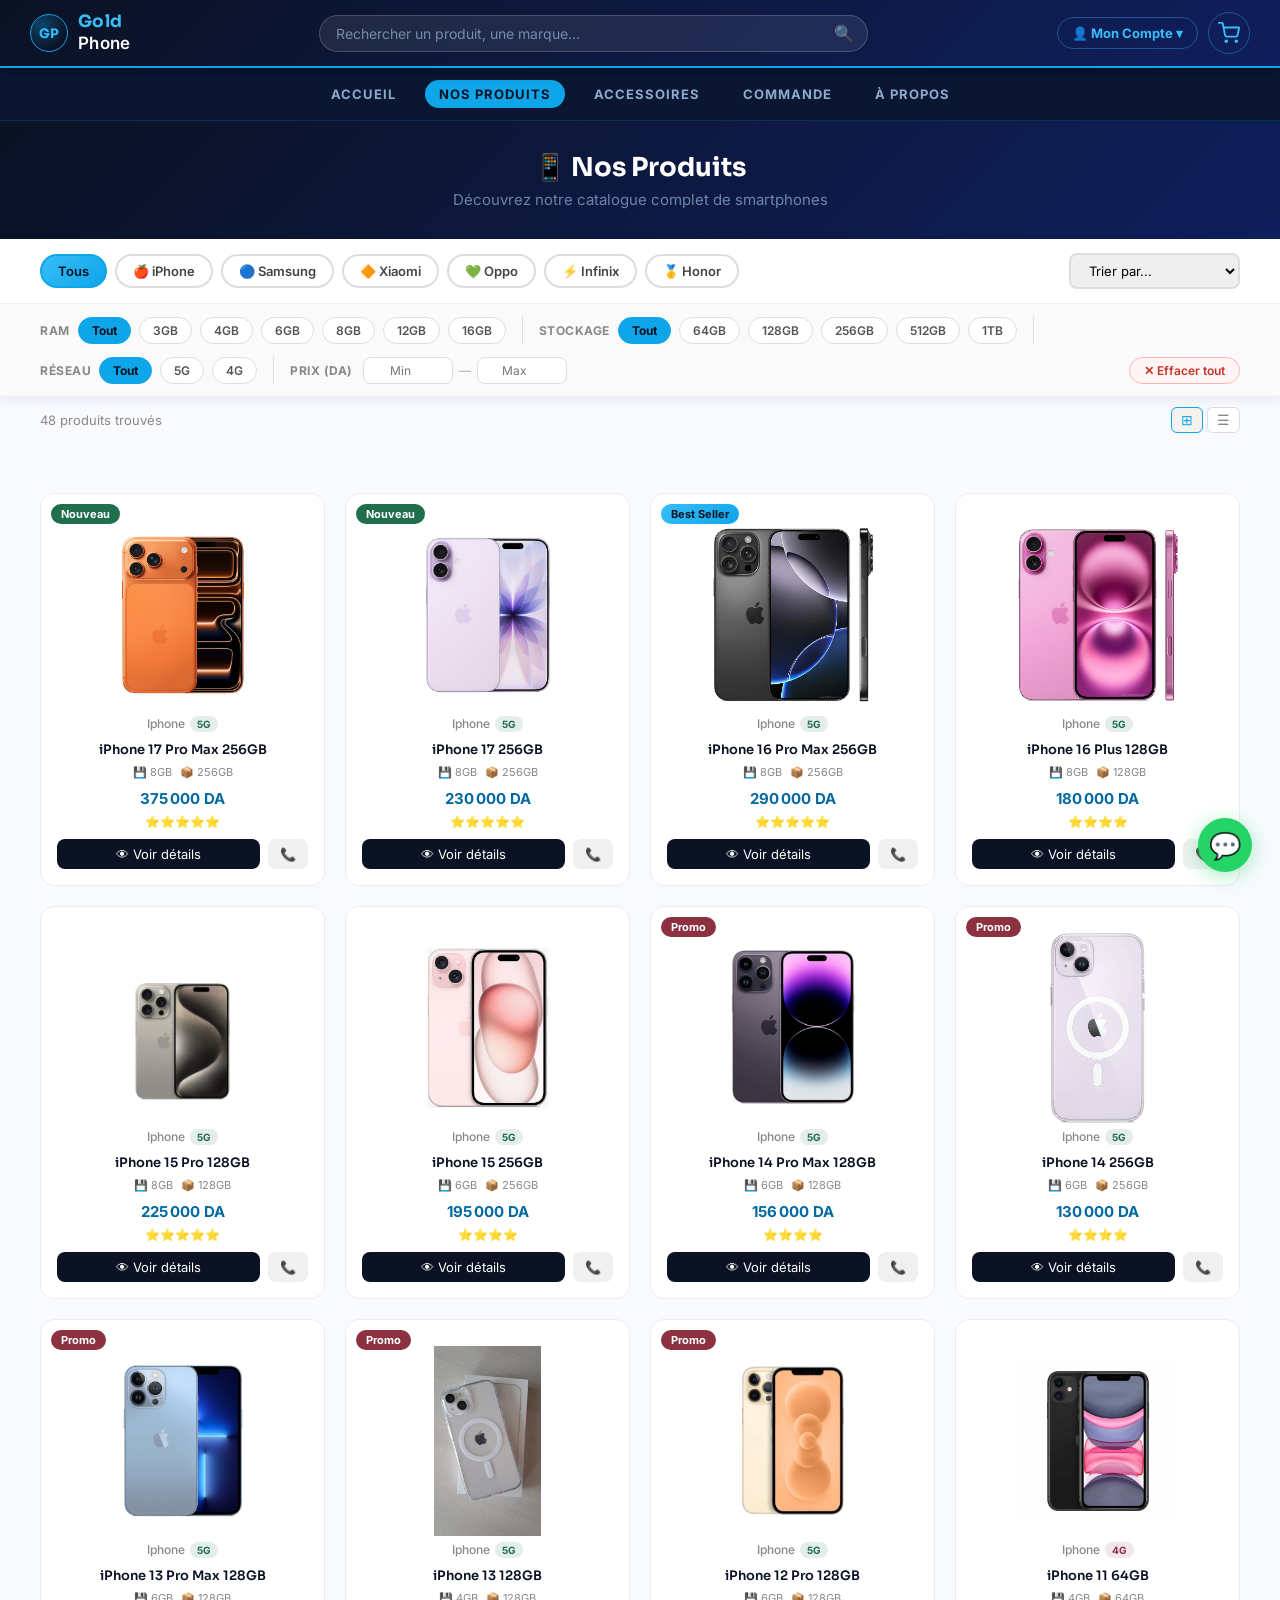
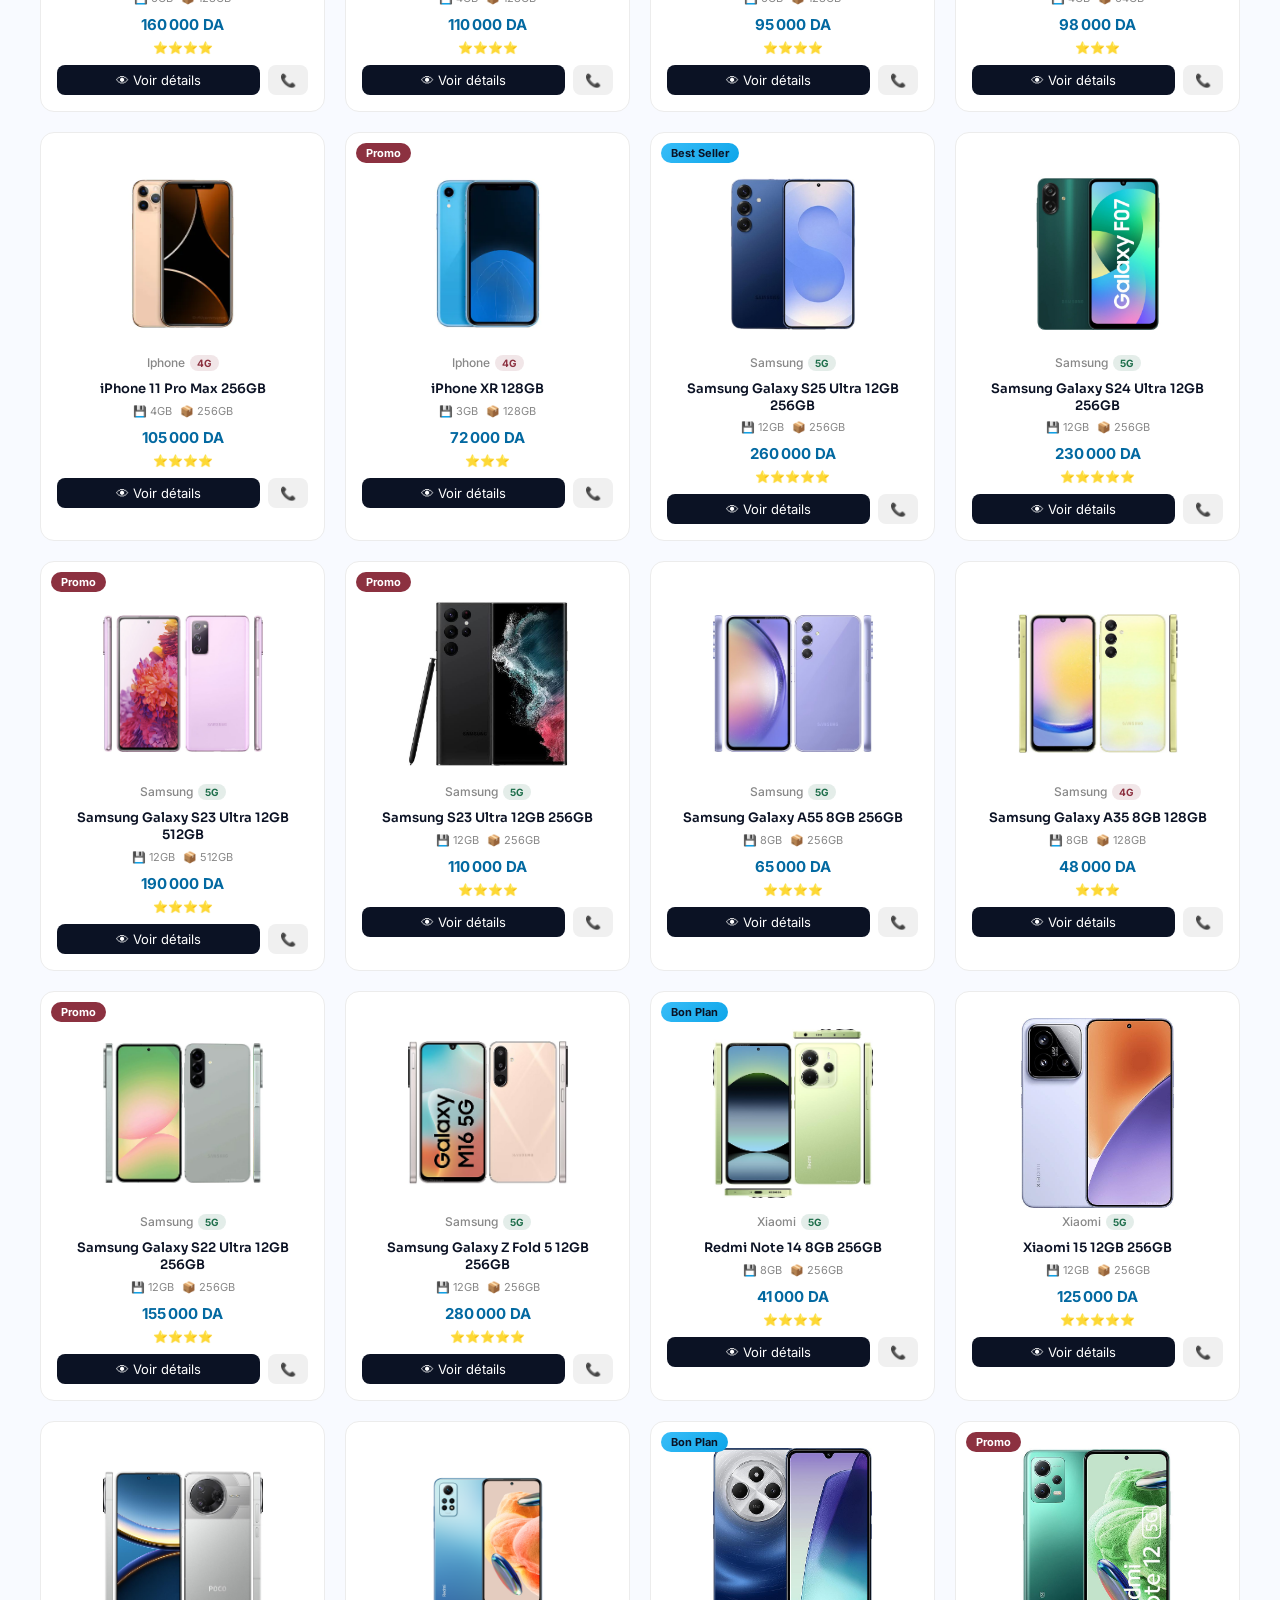
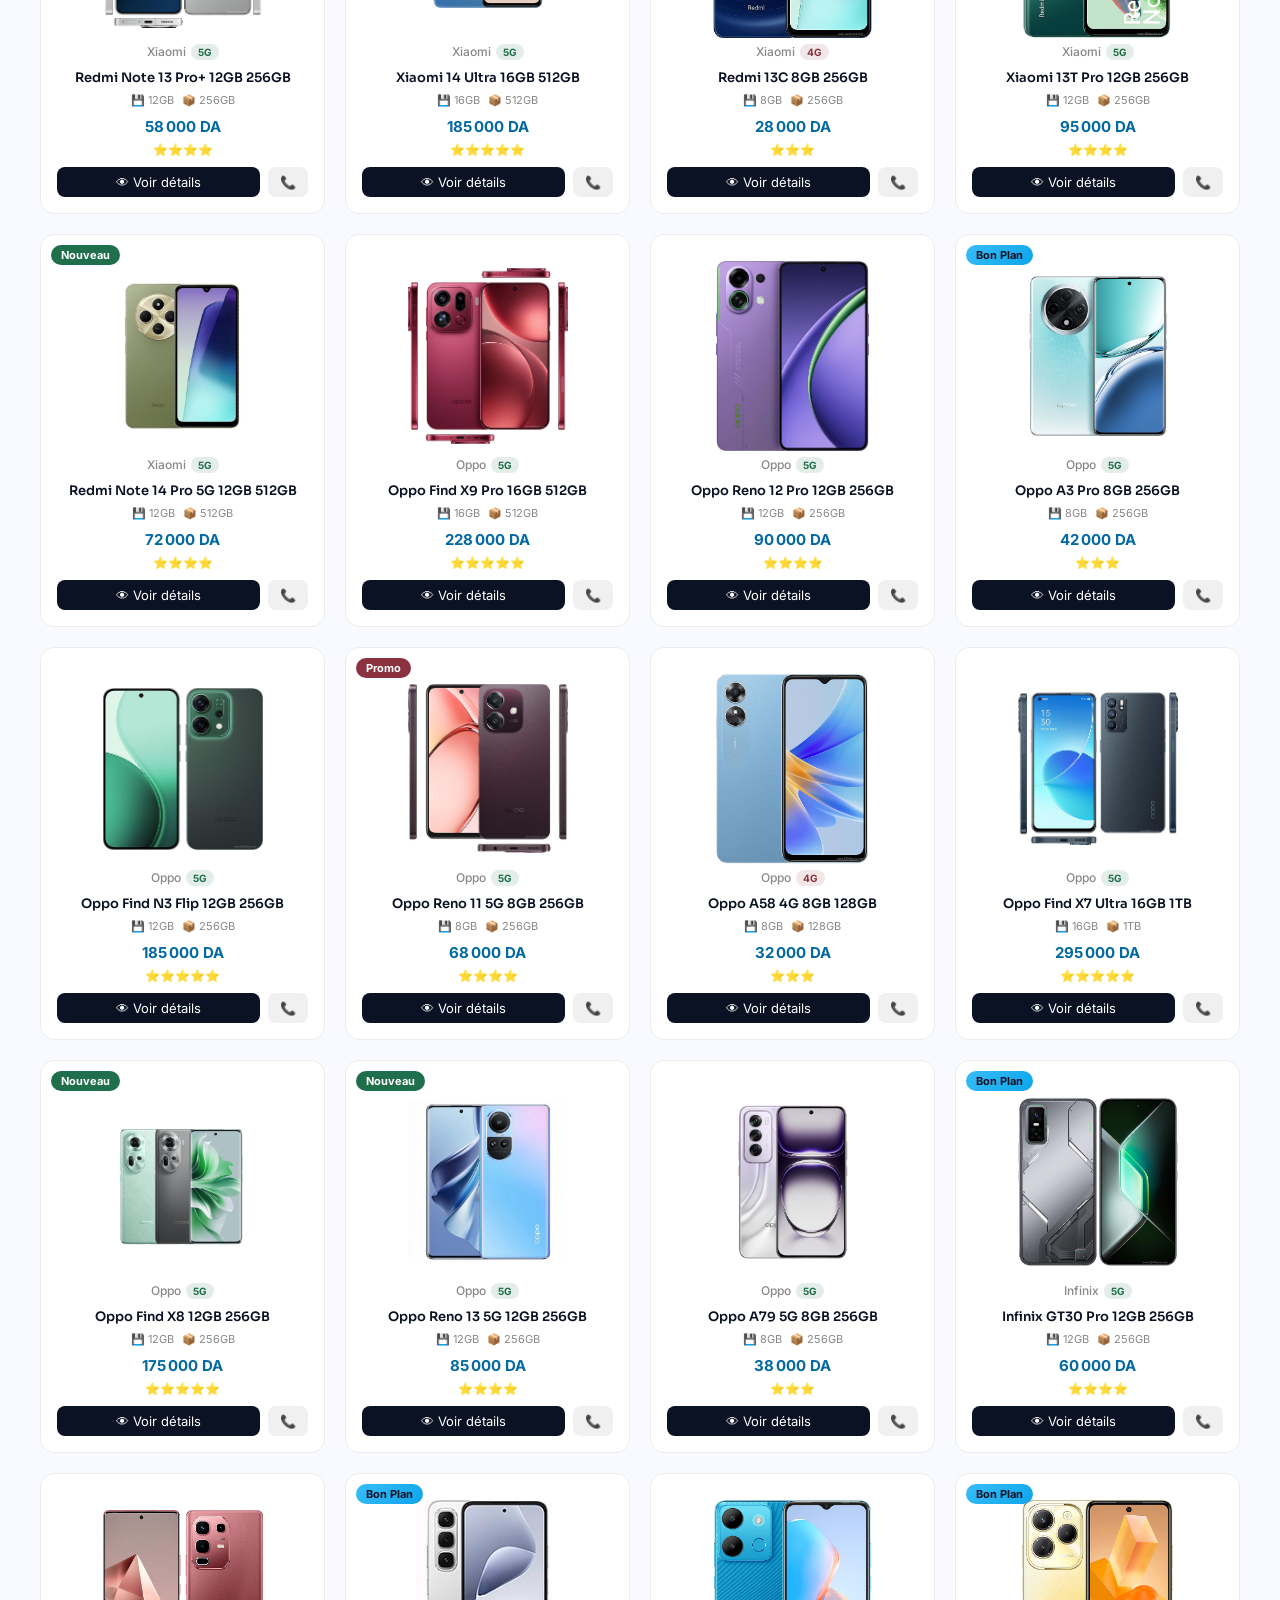
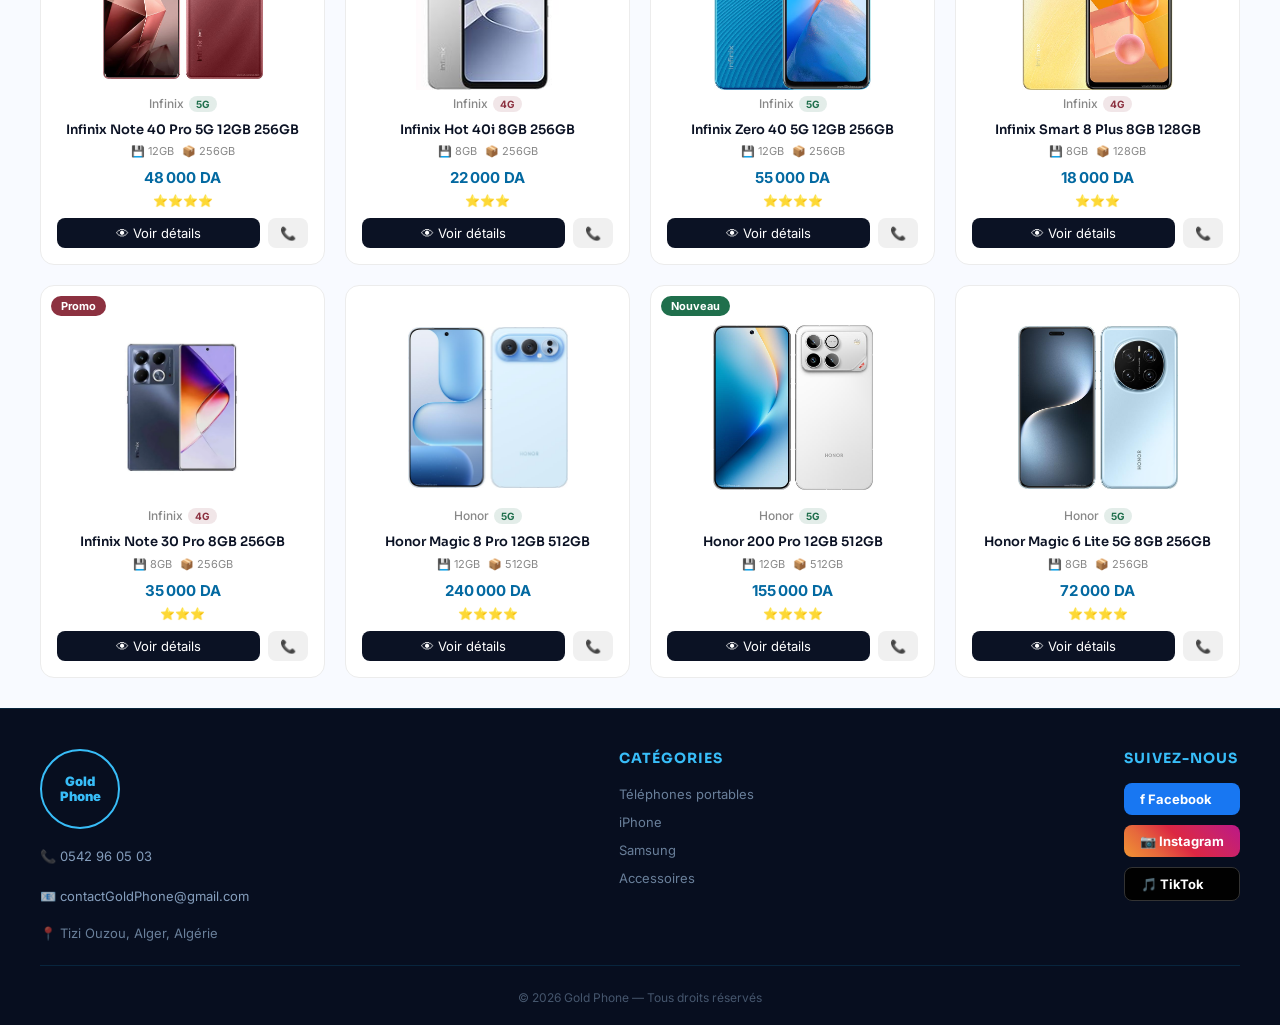
<file: goldPhone/produits.html>
<!DOCTYPE html>
<html lang="fr">
<head>
<meta charset="UTF-8">
<meta name="viewport" content="width=device-width, initial-scale=1.0">
<title>Gold Phone - Nos Produits | Smartphones à Tizi Ouzou</title>
<meta name="description" content="Découvrez notre catalogue complet de smartphones : iPhone, Samsung, Xiaomi, Oppo, Honor, Infinix. Filtrez par marque et budget, prix en dinars algériens.">
<link rel="icon" type="image/svg+xml" href="favicon.svg">
<meta property="og:title" content="Gold Phone - Nos Produits | Smartphones à Tizi Ouzou">
<meta property="og:description" content="Découvrez notre catalogue complet de smartphones : iPhone, Samsung, Xiaomi, Oppo, Honor, Infinix. Filtrez par marque et budget, prix en dinars algériens.">
<meta property="og:type" content="website">
<meta property="og:locale" content="fr_FR">
<meta name="theme-color" content="#0b1224">
<link rel="preconnect" href="https://fonts.googleapis.com">
<link rel="preconnect" href="https://fonts.gstatic.com" crossorigin>
<link href="https://fonts.googleapis.com/css2?family=Sora:wght@500;600;700;800&family=Inter:wght@400;500;600;700&display=swap" rel="stylesheet">
<link rel="stylesheet" href="style.css">
<style>
/* ===== FILTRES AVANCÉS ===== */
.filtres-avances {
  background: white;
  border-bottom: 1px solid #eee;
  position: sticky;
  top: 73px;
  z-index: 90;
  box-shadow: 0 3px 12px rgba(0,0,0,0.07);
}

.filtres-top {
  display: flex;
  justify-content: space-between;
  align-items: center;
  padding: 14px clamp(16px, 5vw, 40px);
  flex-wrap: wrap;
  gap: 12px;
  border-bottom: 1px solid #f0f0f0;
}

.filtres-marques { display: flex; gap: 8px; flex-wrap: wrap; }
.filtre-btn {
  padding: 7px 16px;
  border: 2px solid #ddd;
  border-radius: 25px;
  background: white;
  cursor: pointer;
  font-size: 13px;
  font-weight: 600;
  transition: 0.22s;
  color: #444;
  white-space: nowrap;
}
.filtre-btn:hover { border-color: var(--or); color: var(--or-profond); }
.filtre-btn.active {
  background: linear-gradient(135deg, var(--or-clair), var(--or));
  border-color: var(--or);
  color: var(--noir);
}

.tri-select select {
  padding: 7px 14px;
  border: 2px solid #ddd;
  border-radius: 8px;
  font-size: 13px;
  cursor: pointer;
  outline: none;
}
.tri-select select:focus { border-color: var(--or); }

/* Deuxième barre de filtres spécifiques */
.filtres-specifiques {
  padding: 12px clamp(16px, 5vw, 40px);
  display: flex;
  gap: 12px;
  flex-wrap: wrap;
  align-items: center;
  background: #fafafa;
}

.filtre-groupe {
  display: flex;
  align-items: center;
  gap: 8px;
  flex-wrap: wrap;
}

.filtre-label {
  font-size: 12px;
  font-weight: 700;
  text-transform: uppercase;
  letter-spacing: 0.5px;
  color: #888;
  white-space: nowrap;
}

.filtre-chip {
  padding: 5px 13px;
  border: 1.5px solid #ddd;
  border-radius: 20px;
  background: white;
  cursor: pointer;
  font-size: 12px;
  font-weight: 600;
  transition: 0.2s;
  color: #555;
  white-space: nowrap;
}
.filtre-chip:hover { border-color: var(--or); color: var(--or-profond); }
.filtre-chip.active {
  background: var(--or);
  border-color: var(--or);
  color: var(--noir);
  font-weight: 700;
}

.filtre-separateur {
  width: 1px;
  height: 28px;
  background: #e0e0e0;
  margin: 0 4px;
}

/* Slider prix */
.prix-range-group {
  display: flex;
  align-items: center;
  gap: 10px;
  flex-wrap: wrap;
}
.prix-range-inputs {
  display: flex;
  align-items: center;
  gap: 6px;
}
.prix-input {
  width: 90px;
  padding: 5px 8px;
  border: 1.5px solid #ddd;
  border-radius: 8px;
  font-size: 12px;
  outline: none;
  text-align: center;
  transition: 0.2s;
}
.prix-input:focus { border-color: var(--or); }
.prix-range-sep { font-size: 12px; color: #aaa; }

/* Bouton reset filtres */
.btn-reset-filtres {
  padding: 5px 14px;
  border: 1.5px solid #ffb3b3;
  border-radius: 20px;
  background: #fff5f5;
  cursor: pointer;
  font-size: 12px;
  font-weight: 600;
  transition: 0.2s;
  color: #c0392b;
  white-space: nowrap;
  margin-left: auto;
}
.btn-reset-filtres:hover { background: #ffe0e0; }

/* Barre de résultats */
.resultats-bar {
  padding: 10px clamp(16px, 5vw, 40px);
  display: flex;
  align-items: center;
  justify-content: space-between;
  color: #888;
  font-size: 13px;
  background: var(--creme);
  flex-wrap: wrap;
  gap: 8px;
}
.resultats-bar .tags-actifs {
  display: flex;
  gap: 6px;
  flex-wrap: wrap;
}
.tag-actif {
  display: flex;
  align-items: center;
  gap: 5px;
  padding: 3px 10px;
  background: rgba(201,162,39,.15);
  border: 1px solid rgba(201,162,39,.35);
  border-radius: 12px;
  font-size: 11px;
  font-weight: 600;
  color: var(--or-profond);
}
.tag-actif button {
  background: none;
  border: none;
  cursor: pointer;
  color: var(--or-profond);
  font-size: 12px;
  padding: 0;
  line-height: 1;
}

/* Vue liste/grille */
.vue-toggle {
  display: flex;
  gap: 4px;
}
.vue-btn {
  padding: 5px 9px;
  border: 1.5px solid #ddd;
  border-radius: 6px;
  background: white;
  cursor: pointer;
  font-size: 14px;
  transition: 0.2s;
  line-height: 1;
  color: #888;
}
.vue-btn.active { border-color: var(--or); color: var(--or); background: rgba(201,162,39,.08); }

/* Vue liste */
.grid.liste-vue .card {
  flex-direction: row;
  align-items: center;
  max-width: 100%;
  width: 100%;
}
.grid.liste-vue {
  grid-template-columns: 1fr;
  gap: 10px;
}
.grid.liste-vue .card .imgg {
  width: 100px;
  height: 100px;
  object-fit: contain;
  flex-shrink: 0;
}
.grid.liste-vue .card h5 { font-size: 14px; }

/* Highlight de recherche */
mark {
  background: rgba(201,162,39,.3);
  color: inherit;
  border-radius: 2px;
  padding: 0 1px;
}

/* Compteur de filtres actifs */
.badge-filtres {
  background: var(--or);
  color: var(--noir);
  border-radius: 50%;
  width: 18px;
  height: 18px;
  font-size: 10px;
  font-weight: 800;
  display: inline-flex;
  align-items: center;
  justify-content: center;
  margin-left: 4px;
  vertical-align: middle;
}

/* Pas de résultats amélioré */
.aucun-resultat {
  text-align: center;
  padding: 80px 20px;
  color: #888;
}
.aucun-resultat .emoji-sad { font-size: 48px; margin-bottom: 16px; }
.aucun-resultat h3 { color: var(--noir); margin-bottom: 8px; font-size: 18px; }
.aucun-resultat p { margin-bottom: 20px; }
.aucun-resultat button {
  margin-top: 15px;
  padding: 10px 25px;
  background: linear-gradient(135deg, var(--or-clair), var(--or));
  color: var(--noir);
  font-weight: 700;
  border: none;
  border-radius: 8px;
  cursor: pointer;
  font-size: 14px;
}

/* ===== QUICK VIEW MODAL ===== */
.qv-overlay {
  display: none;
  position: fixed;
  inset: 0;
  background: rgba(0,0,0,.65);
  z-index: 2000;
  align-items: center;
  justify-content: center;
  padding: 20px;
}
.qv-overlay.open { display: flex; }
.qv-modal {
  background: white;
  border-radius: 20px;
  width: 100%;
  max-width: 700px;
  max-height: 90vh;
  overflow-y: auto;
  display: flex;
  flex-direction: column;
  animation: qvIn .25s ease;
}
@keyframes qvIn {
  from { opacity: 0; transform: scale(.94) translateY(20px); }
  to   { opacity: 1; transform: scale(1) translateY(0); }
}
.qv-header {
  display: flex;
  justify-content: space-between;
  align-items: center;
  padding: 18px 24px;
  border-bottom: 1px solid #eee;
}
.qv-close {
  background: #f0f0f0;
  border: none;
  width: 32px;
  height: 32px;
  border-radius: 50%;
  cursor: pointer;
  font-size: 18px;
  display: flex;
  align-items: center;
  justify-content: center;
  transition: 0.2s;
}
.qv-close:hover { background: #e0e0e0; }
.qv-body {
  display: grid;
  grid-template-columns: 1fr 1fr;
  gap: 24px;
  padding: 24px;
}
.qv-img {
  border-radius: 12px;
  overflow: hidden;
  background: #f9f9f9;
  display: flex;
  align-items: center;
  justify-content: center;
  min-height: 220px;
}
.qv-img img { width: 100%; height: 240px; object-fit: contain; }
.qv-info .qv-brand { font-size: 12px; color: var(--or-profond); font-weight: 700; text-transform: uppercase; }
.qv-info .qv-nom { font-size: 18px; font-weight: 800; color: var(--noir); margin: 6px 0; font-family: var(--police-titre); }
.qv-info .qv-prix { font-size: 24px; font-weight: 900; color: var(--or-profond); margin-bottom: 14px; font-family: var(--police-titre); }
.qv-specs-list { list-style: none; margin-bottom: 16px; }
.qv-specs-list li {
  font-size: 13px;
  color: #555;
  padding: 5px 0;
  border-bottom: 1px solid #f0f0f0;
  display: flex;
  gap: 6px;
}
.qv-specs-list li::before { content: '✓'; color: var(--or); font-weight: 700; flex-shrink: 0; }
.qv-couleurs { margin-bottom: 16px; }
.qv-couleurs .lbl { font-size: 12px; font-weight: 700; color: #888; margin-bottom: 6px; }
.qv-couleurs-list { display: flex; gap: 6px; flex-wrap: wrap; }
.couleur-dot {
  padding: 4px 10px;
  background: #f0f0f0;
  border-radius: 12px;
  font-size: 11px;
  font-weight: 600;
  color: #555;
  border: 1.5px solid transparent;
  cursor: pointer;
  transition: 0.2s;
}
.couleur-dot.selected, .couleur-dot:hover { border-color: var(--or); background: rgba(201,162,39,.12); color: var(--or-profond); }
.qv-actions { display: flex; gap: 10px; flex-direction: column; }
.qv-btn-acheter {
  padding: 12px 20px;
  background: linear-gradient(135deg, var(--or-clair), var(--or));
  color: var(--noir);
  border: none;
  border-radius: 10px;
  font-weight: 800;
  font-size: 14px;
  cursor: pointer;
  font-family: var(--police-titre);
  transition: 0.2s;
  text-align: center;
}
.qv-btn-acheter:hover { opacity: .88; }
.qv-btn-appel {
  padding: 11px 20px;
  background: white;
  color: var(--noir);
  border: 2px solid #ddd;
  border-radius: 10px;
  font-weight: 700;
  font-size: 14px;
  cursor: pointer;
  text-decoration: none;
  text-align: center;
  display: block;
  transition: 0.2s;
}
.qv-btn-appel:hover { border-color: var(--or); }
.qv-badges { display: flex; gap: 6px; margin-bottom: 10px; flex-wrap: wrap; }
.qv-badge {
  padding: 3px 10px;
  border-radius: 12px;
  font-size: 11px;
  font-weight: 700;
}
.qv-badge.new { background: #e8f4ec; color: #1f6f4c; }
.qv-badge.promo { background: #fce8ea; color: #8c3140; }
.qv-badge.best { background: rgba(201,162,39,.2); color: var(--or-profond); }

@media (max-width: 580px) {
  .qv-body { grid-template-columns: 1fr; }
  .filtres-specifiques { gap: 8px; }
  .filtre-separateur { display: none; }
}
</style>
</head>
<body>

<!-- HEADER -->
<header>
  <div class="logo-header">
    <span class="logo-mark">GP</span>
    <span class="logo-text">Gold<br><b>Phone</b></span>
  </div>
  <div class="search">
    <input type="text" id="searchInput" placeholder="Rechercher un produit, une marque..." oninput="filtrerProduits()">
    <span class="search-icon">🔍</span>
  </div>
  <div class="header-actions">
    <div class="account-menu">
      <button onclick="toggleMenu()">👤 Mon Compte ▾</button>
      <div id="dropdown" class="dropdown">
        <a href="connexion.html?tab=register">Créer un compte</a>
        <a href="connexion.html">Se connecter</a>
      </div>
    </div>
    <a href="panier.html" class="cart-icon-btn" id="cartBtn" aria-label="Mon panier">
      <svg xmlns="http://www.w3.org/2000/svg" viewBox="0 0 24 24" fill="none" stroke="currentColor" stroke-width="2" stroke-linecap="round" stroke-linejoin="round" width="22" height="22">
        <circle cx="9" cy="21" r="1"></circle>
        <circle cx="20" cy="21" r="1"></circle>
        <path d="M1 1h4l2.68 13.39a2 2 0 0 0 2 1.61h9.72a2 2 0 0 0 2-1.61L23 6H6"></path>
      </svg>
      <span class="cart-badge" id="cartCount">0</span>
    </a>
    <button class="hamburger-btn" onclick="toggleNav()" aria-label="Ouvrir le menu" aria-expanded="false">
      <span></span><span></span><span></span>
    </button>
  </div>
</header>

<!-- NAVIGATION -->
<nav class="menu">
  <a href="index.html">ACCUEIL</a>
  <a href="produits.html" class="active">NOS PRODUITS</a>
  <a href="produits.html">ACCESSOIRES</a>
  <a href="commande.html">COMMANDE</a>
  <a href="a-propos.html">À PROPOS</a>
</nav>

<!-- PAGE TITLE -->
<div class="page-title">
  <h1>📱 Nos Produits</h1>
  <p>Découvrez notre catalogue complet de smartphones</p>
</div>

<!-- FILTRES AVANCÉS -->
<div class="filtres-avances">

  <!-- Ligne 1 : Marques + Tri -->
  <div class="filtres-top">
    <div class="filtres-marques">
      <button class="filtre-btn active" data-marque="tous">Tous</button>
      <button class="filtre-btn" data-marque="Iphone">🍎 iPhone</button>
      <button class="filtre-btn" data-marque="Samsung">🔵 Samsung</button>
      <button class="filtre-btn" data-marque="Xiaomi">🔶 Xiaomi</button>
      <button class="filtre-btn" data-marque="Oppo">💚 Oppo</button>
      <button class="filtre-btn" data-marque="Infinix">⚡ Infinix</button>
      <button class="filtre-btn" data-marque="Honor">🥇 Honor</button>
    </div>
    <div class="tri-select">
      <select onchange="trierProduits(this.value)">
        <option value="">Trier par...</option>
        <option value="prix-asc">💰 Prix croissant</option>
        <option value="prix-desc">💎 Prix décroissant</option>
        <option value="nom">🔤 Nom A-Z</option>
        <option value="stars-desc">⭐ Mieux notés</option>
      </select>
    </div>
  </div>

  <!-- Ligne 2 : Filtres spécifiques -->
  <div class="filtres-specifiques">

    <!-- RAM -->
    <div class="filtre-groupe">
      <span class="filtre-label">RAM</span>
      <button class="filtre-chip active" data-type="ram" data-val="tous">Tout</button>
      <button class="filtre-chip" data-type="ram" data-val="3GB">3GB</button>
      <button class="filtre-chip" data-type="ram" data-val="4GB">4GB</button>
      <button class="filtre-chip" data-type="ram" data-val="6GB">6GB</button>
      <button class="filtre-chip" data-type="ram" data-val="8GB">8GB</button>
      <button class="filtre-chip" data-type="ram" data-val="12GB">12GB</button>
      <button class="filtre-chip" data-type="ram" data-val="16GB">16GB</button>
    </div>

    <div class="filtre-separateur"></div>

    <!-- Stockage -->
    <div class="filtre-groupe">
      <span class="filtre-label">Stockage</span>
      <button class="filtre-chip active" data-type="stockage" data-val="tous">Tout</button>
      <button class="filtre-chip" data-type="stockage" data-val="64GB">64GB</button>
      <button class="filtre-chip" data-type="stockage" data-val="128GB">128GB</button>
      <button class="filtre-chip" data-type="stockage" data-val="256GB">256GB</button>
      <button class="filtre-chip" data-type="stockage" data-val="512GB">512GB</button>
      <button class="filtre-chip" data-type="stockage" data-val="1TB">1TB</button>
    </div>

    <div class="filtre-separateur"></div>

    <!-- Réseau -->
    <div class="filtre-groupe">
      <span class="filtre-label">Réseau</span>
      <button class="filtre-chip active" data-type="reseau" data-val="tous">Tout</button>
      <button class="filtre-chip" data-type="reseau" data-val="5G">5G</button>
      <button class="filtre-chip" data-type="reseau" data-val="4G">4G</button>
    </div>

    <div class="filtre-separateur"></div>

    <!-- Prix -->
    <div class="filtre-groupe prix-range-group">
      <span class="filtre-label">Prix (DA)</span>
      <div class="prix-range-inputs">
        <input type="number" class="prix-input" id="prixMin" placeholder="Min" step="5000" min="0" oninput="filtrerProduits()">
        <span class="prix-range-sep">—</span>
        <input type="number" class="prix-input" id="prixMax" placeholder="Max" step="5000" min="0" oninput="filtrerProduits()">
      </div>
    </div>

    <!-- Reset -->
    <button class="btn-reset-filtres" onclick="resetFiltres()">✕ Effacer tout</button>

  </div>
</div>

<!-- BARRE RÉSULTATS -->
<div class="resultats-bar">
  <div style="display:flex; align-items:center; gap: 12px; flex-wrap:wrap;">
    <span id="nbResultats">Chargement...</span>
    <div class="tags-actifs" id="tagsActifs"></div>
  </div>
  <div class="vue-toggle">
    <button class="vue-btn active" id="btnGrille" onclick="setVue('grille')" title="Vue grille">⊞</button>
    <button class="vue-btn" id="btnListe" onclick="setVue('liste')" title="Vue liste">☰</button>
  </div>
</div>

<!-- GRILLE PRODUITS -->
<section class="produits-page">
  <div class="grid" id="produitsGrid">
    <!-- Cartes injectées par JS -->
  </div>
  <div id="aucunResultat" class="aucun-resultat" style="display:none;">
    <div class="emoji-sad">😕</div>
    <h3>Aucun produit trouvé</h3>
    <p>Essayez de modifier vos critères de recherche.</p>
    <button onclick="resetFiltres()">🔄 Voir tous les produits</button>
  </div>
</section>

<!-- QUICK VIEW MODAL -->
<div class="qv-overlay" id="qvOverlay" onclick="fermerQV(event)">
  <div class="qv-modal" id="qvModal">
    <div class="qv-header">
      <span style="font-weight:700; font-size:15px; font-family:var(--police-titre)">Aperçu rapide</span>
      <button class="qv-close" onclick="fermerQVBtn()">✕</button>
    </div>
    <div class="qv-body" id="qvBody">
      <!-- Injecté par JS -->
    </div>
  </div>
</div>

<!-- FOOTER -->
<footer class="footer">
  <div class="footer-container">
    <div class="footer-left">
      <div class="logo-footer">Gold<br>Phone</div>
      <a href="tel:0542960503" class="tel">📞 0542 96 05 03</a><br><br>
      <a href="mailto:contactGoldPhone@gmail.com" class="tel">📧 contactGoldPhone@gmail.com</a><br><br>
      <p>📍 Tizi Ouzou, Alger, Algérie</p>
    </div>
    <div class="footer-middle">
      <h3>CATÉGORIES</h3>
      <ul>
        <li><a href="produits.html">Téléphones portables</a></li>
        <li><a href="produits.html?marque=Iphone">iPhone</a></li>
        <li><a href="produits.html?marque=Samsung">Samsung</a></li>
        <li><a href="produits.html">Accessoires</a></li>
      </ul>
    </div>
    <div class="footer-right">
      <h3>SUIVEZ-NOUS</h3>
      <div class="social-links">
        <a href="https://www.facebook.com/goldphone" target="_blank" rel="noopener noreferrer" class="social-btn fb">f Facebook</a>
        <a href="https://www.instagram.com/goldphone" target="_blank" rel="noopener noreferrer" class="social-btn ig">📷 Instagram</a>
        <a href="#" class="social-btn tk">🎵 TikTok</a>
      </div>
    </div>
  </div>
  <div class="footer-bottom">
    <p>© 2026 Gold Phone — Tous droits réservés</p>
  </div>
</footer>

<!-- BOUTON WHATSAPP -->
<a href="https://wa.me/213542960503?text=Bonjour%20Gold%20Phone%2C%20je%20voudrais%20des%20informations%20sur%20vos%20smartphones."
   class="whatsapp-float" target="_blank" rel="noopener" title="WhatsApp">💬</a>

<script src="script.js"></script>
<script>
// ===== BASE DE DONNÉES =====
const produits = [
  { id:'iphone17promax', nom:'iPhone 17 Pro Max 256GB', prix:375000, img:'iphone17orange.jpg', marque:'Iphone', badge:'Nouveau', stars:5, specs:'A19 Pro, 6.9" ProMotion OLED, Quad Camera 48MP, 5G, Titane Orange', ram:'8GB', stockage:'256GB', couleurs:['Orange Titanium','Space Black','White Titanium'], reseau:'5G' },
  { id:'iphone17', nom:'iPhone 17 256GB', prix:230000, img:'iphone17.jpg', marque:'Iphone', badge:'Nouveau', stars:5, specs:'A19, 6.1" OLED Super Retina, Double 48MP, 5G, Aluminium', ram:'8GB', stockage:'256GB', couleurs:['Noir','Blanc','Rose','Bleu'], reseau:'5G' },
  { id:'iphone16promax', nom:'iPhone 16 Pro Max 256GB', prix:290000, img:'iphone16promax.jpg', marque:'Iphone', badge:'Best Seller', stars:5, specs:'A18 Pro, 6.9" OLED, Triple 48MP, 5G, Titane Desert', ram:'8GB', stockage:'256GB', couleurs:['Desert Titanium','Black','White','Natural'], reseau:'5G' },
  { id:'iphone16plus', nom:'iPhone 16 Plus 128GB', prix:180000, img:'iphone16.1.jpg', marque:'Iphone', badge:'', stars:4, specs:'A18, 6.7" OLED, Double 48MP+12MP, 5G, Action Button', ram:'8GB', stockage:'128GB', couleurs:['Noir','Blanc','Rose','Vert','Ultra Blue'], reseau:'5G' },
  { id:'iphone15pro', nom:'iPhone 15 Pro 128GB', prix:225000, img:'iphone 15 pro.jpg', marque:'Iphone', badge:'', stars:5, specs:'A17 Pro, 6.1" Super Retina OLED, Triple 48MP, 5G, Titane Naturel', ram:'8GB', stockage:'128GB', couleurs:['Natural Titanium','Blue Titanium','Black','White'], reseau:'5G' },
  { id:'iphone152', nom:'iPhone 15 256GB', prix:195000, img:'iphone15.1.jpg', marque:'Iphone', badge:'', stars:4, specs:'A16 Bionic, 6.1" Super Retina OLED, Double 48MP+12MP, 5G', ram:'6GB', stockage:'256GB', couleurs:['Noir','Rose','Jaune','Vert','Bleu'], reseau:'5G' },
  { id:'iphone14promax', nom:'iPhone 14 Pro Max 128GB', prix:156000, img:'iphone14pro.jpg', marque:'Iphone', badge:'Promo', stars:4, specs:'A16 Bionic, 6.7" ProMotion OLED, Triple 48MP, 5G, Dynamic Island', ram:'6GB', stockage:'128GB', couleurs:['Deep Purple','Gold','Silver','Space Black'], reseau:'5G' },
  { id:'iphone14', nom:'iPhone 14 256GB', prix:130000, img:'iphone14.2.jpg___.jpg', marque:'Iphone', badge:'Promo', stars:4, specs:'A15 Bionic, 6.1" Super Retina OLED, Double 12MP, 5G', ram:'6GB', stockage:'256GB', couleurs:['Midnight','Starlight','Blue','Purple','Yellow'], reseau:'5G' },
  { id:'iphone13pro', nom:'iPhone 13 Pro Max 128GB', prix:160000, img:'iphone13pro.jpg', marque:'Iphone', badge:'Promo', stars:4, specs:'A15 Bionic, 6.7" ProMotion OLED, Triple 12MP, 5G, ProRes Video', ram:'6GB', stockage:'128GB', couleurs:['Alpine Green','Sierra Blue','Gold','Silver','Graphite'], reseau:'5G' },
  { id:'iphone13', nom:'iPhone 13 128GB', prix:110000, img:'iphone 13.2.jpg.jpg', marque:'Iphone', badge:'Promo', stars:4, specs:'A15 Bionic, 6.1" Super Retina OLED, Double 12MP, 5G', ram:'4GB', stockage:'128GB', couleurs:['Midnight','Starlight','Pink','Blue','Green','Red'], reseau:'5G' },
  { id:'iphone12pro', nom:'iPhone 12 Pro 128GB', prix:95000, img:'iphone12pro.jpg', marque:'Iphone', badge:'Promo', stars:4, specs:'A14 Bionic, 6.1" Super Retina OLED, Triple 12MP, 5G, MagSafe', ram:'6GB', stockage:'128GB', couleurs:['Graphite','Gold','Silver','Pacific Blue'], reseau:'5G' },
  { id:'iphone11', nom:'iPhone 11 64GB', prix:98000, img:'iphone11.jpg', marque:'Iphone', badge:'', stars:3, specs:'A13 Bionic, 6.1" Liquid Retina, Double 12MP, 4G', ram:'4GB', stockage:'64GB', couleurs:['Noir','Blanc','Rouge','Violet','Jaune','Vert'], reseau:'4G' },
  { id:'iphone11promax', nom:'iPhone 11 Pro Max 256GB', prix:105000, img:'iphone11promax.jpg', marque:'Iphone', badge:'', stars:4, specs:'A13 Bionic, 6.5" Super Retina OLED, Triple 12MP, 4G', ram:'4GB', stockage:'256GB', couleurs:['Space Gray','Silver','Gold','Midnight Green'], reseau:'4G' },
  { id:'iphonexr', nom:'iPhone XR 128GB', prix:72000, img:'iphonexr.jpg', marque:'Iphone', badge:'Promo', stars:3, specs:'A12 Bionic, 6.1" Liquid Retina, 12MP, 4G', ram:'3GB', stockage:'128GB', couleurs:['Noir','Blanc','Corail','Bleu','Jaune','Rouge'], reseau:'4G' },
  { id:'samsungs25', nom:'Samsung Galaxy S25 Ultra 12GB 256GB', prix:260000, img:'samsungs25.jpg', marque:'Samsung', badge:'Best Seller', stars:5, specs:'Snapdragon 8 Elite, 6.9" Dynamic AMOLED 120Hz, 200MP+12MP+10MP+50MP, S Pen, 5G', ram:'12GB', stockage:'256GB', couleurs:['Titanium Gray','Titanium Black','Titanium White Silver'], reseau:'5G' },
  { id:'samsung6', nom:'Samsung Galaxy S24 Ultra 12GB 256GB', prix:230000, img:'samsung6.jpg', marque:'Samsung', badge:'', stars:5, specs:'Snapdragon 8 Gen 3, 6.8" Dynamic AMOLED 120Hz, 200MP+12MP+10MP+50MP, S Pen, 5G', ram:'12GB', stockage:'256GB', couleurs:['Titanium Black','Titanium Gray','Titanium Violet'], reseau:'5G' },
  { id:'samsung3', nom:'Samsung Galaxy S23 Ultra 12GB 512GB', prix:190000, img:'samsung3.jpg', marque:'Samsung', badge:'Promo', stars:4, specs:'Snapdragon 8 Gen 2, 6.8" Dynamic AMOLED 120Hz, 200MP, S Pen, 5G', ram:'12GB', stockage:'512GB', couleurs:['Phantom Black','Cream','Green','Lavender'], reseau:'5G' },
  { id:'sam', nom:'Samsung S23 Ultra 12GB 256GB', prix:110000, img:'sam.jpg', marque:'Samsung', badge:'Promo', stars:4, specs:'Snapdragon 8 Gen 2, 6.8" Dynamic AMOLED, 200MP, S Pen, 5G', ram:'12GB', stockage:'256GB', couleurs:['Phantom Black','Cream'], reseau:'5G' },
  { id:'samsung1', nom:'Samsung Galaxy A55 8GB 256GB', prix:65000, img:'samsung1.jpg', marque:'Samsung', badge:'', stars:4, specs:'Exynos 1480, 6.6" Super AMOLED 120Hz, Triple 50MP, 5G', ram:'8GB', stockage:'256GB', couleurs:['Awesome Iceblue','Awesome Lilac','Awesome Navy'], reseau:'5G' },
  { id:'samsung2', nom:'Samsung Galaxy A35 8GB 128GB', prix:48000, img:'samsung2.jpg', marque:'Samsung', badge:'', stars:3, specs:'Exynos 1380, 6.6" Super AMOLED 120Hz, Triple 50MP, 4G', ram:'8GB', stockage:'128GB', couleurs:['Awesome Iceblue','Awesome Lilac','Awesome Navy','Awesome Lemon'], reseau:'4G' },
  { id:'samsung4', nom:'Samsung Galaxy S22 Ultra 12GB 256GB', prix:155000, img:'samsung4.jpg', marque:'Samsung', badge:'Promo', stars:4, specs:'Exynos 2200, 6.8" Dynamic AMOLED 120Hz, Quad 108MP, S Pen, 5G', ram:'12GB', stockage:'256GB', couleurs:['Phantom Black','Burgundy','Green','White'], reseau:'5G' },
  { id:'samsung5', nom:'Samsung Galaxy Z Fold 5 12GB 256GB', prix:280000, img:'samsung5.jpg', marque:'Samsung', badge:'', stars:5, specs:'Snapdragon 8 Gen 2, 7.6" Foldable AMOLED 120Hz, Triple 50MP, 5G, IPX8', ram:'12GB', stockage:'256GB', couleurs:['Phantom Black','Cream','Icy Blue'], reseau:'5G' },
  { id:'xiomi1', nom:'Redmi Note 14 8GB 256GB', prix:41000, img:'xiomi1.jpg', marque:'Xiaomi', badge:'Bon Plan', stars:4, specs:'Snapdragon 7s Gen 3, 6.67" OLED 120Hz, Triple 50MP, 5G', ram:'8GB', stockage:'256GB', couleurs:['Moonlight White','Midnight Black','Titan Blue'], reseau:'5G' },
  { id:'xiomi5', nom:'Xiaomi 15 12GB 256GB', prix:125000, img:'xiomi5.jpg', marque:'Xiaomi', badge:'', stars:5, specs:'Snapdragon 8 Elite, 6.36" OLED 120Hz, Leica Triple 50MP, 5G', ram:'12GB', stockage:'256GB', couleurs:['Noir','Blanc','Vert'], reseau:'5G' },
  { id:'xiomi3', nom:'Redmi Note 13 Pro+ 12GB 256GB', prix:58000, img:'xiomi3.jpg', marque:'Xiaomi', badge:'', stars:4, specs:'Dimensity 7200 Ultra, 6.67" OLED 120Hz, 200MP, 5G, 120W Turbo Charge', ram:'12GB', stockage:'256GB', couleurs:['Aurora Purple','Midnight Black','Moonlight White'], reseau:'5G' },
  { id:'xiomi4', nom:'Xiaomi 14 Ultra 16GB 512GB', prix:185000, img:'xiomi4.jpg', marque:'Xiaomi', badge:'', stars:5, specs:'Snapdragon 8 Gen 3, 6.73" OLED 120Hz, Leica Quad 50MP, 5G, 90W Wireless', ram:'16GB', stockage:'512GB', couleurs:['Titanium Black','Titanium White','Titanium Blue'], reseau:'5G' },
  { id:'xiomi6', nom:'Redmi 13C 8GB 256GB', prix:28000, img:'xiomi6.jpg', marque:'Xiaomi', badge:'Bon Plan', stars:3, specs:'Helio G85, 6.74" IPS LCD, Triple 50MP, 4G', ram:'8GB', stockage:'256GB', couleurs:['Starfall Black','Glacier White','Clover Green'], reseau:'4G' },
  { id:'xiomi7', nom:'Xiaomi 13T Pro 12GB 256GB', prix:95000, img:'xiomi7.jpg', marque:'Xiaomi', badge:'Promo', stars:4, specs:'Dimensity 9200+, 6.67" AMOLED 144Hz, Leica Triple 50MP, 5G, 144W Charge', ram:'12GB', stockage:'256GB', couleurs:['Alpine Blue','Black','Meadow Green','Titan Gray'], reseau:'5G' },
  { id:'xiomi8', nom:'Redmi Note 14 Pro 5G 12GB 512GB', prix:72000, img:'xiomi8.jpg', marque:'Xiaomi', badge:'Nouveau', stars:4, specs:'Snapdragon 7s Gen 3, 6.67" OLED 120Hz, 200MP, 5G, 45W Charge', ram:'12GB', stockage:'512GB', couleurs:['Midnight Black','Moonlight White','Titan Blue'], reseau:'5G' },
  { id:'oppo1', nom:'Oppo Find X9 Pro 16GB 512GB', prix:228000, img:'oppo1.jpg', marque:'Oppo', badge:'', stars:5, specs:'Snapdragon 8 Elite, 6.82" AMOLED 120Hz, Hasselblad Quad 50MP, 5G, 100W SuperVOOC', ram:'16GB', stockage:'512GB', couleurs:['Space Black','Ceramic White'], reseau:'5G' },
  { id:'oppo2', nom:'Oppo Reno 12 Pro 12GB 256GB', prix:90000, img:'oppo2.jpg', marque:'Oppo', badge:'', stars:4, specs:'Dimensity 7300 Energy, 6.7" AMOLED 120Hz, Triple 50MP, 5G, 80W SUPERVOOC', ram:'12GB', stockage:'256GB', couleurs:['Sunset Gold','Nebula Silver','Mariana Blue'], reseau:'5G' },
  { id:'oppo3', nom:'Oppo A3 Pro 8GB 256GB', prix:42000, img:'oppo3.jpg', marque:'Oppo', badge:'Bon Plan', stars:3, specs:'Dimensity 7050, 6.67" OLED 120Hz, Double 50MP+2MP, 5G, 67W SUPERVOOC', ram:'8GB', stockage:'256GB', couleurs:['Starry Black','Icy Blue','Nebula Purple'], reseau:'5G' },
  { id:'oppo4', nom:'Oppo Find N3 Flip 12GB 256GB', prix:185000, img:'oppo4.jpg', marque:'Oppo', badge:'', stars:5, specs:'Dimensity 9200, 6.8" Foldable AMOLED 120Hz, Triple 48MP, 5G, IPX4', ram:'12GB', stockage:'256GB', couleurs:['Sleek Black','Moonlit Purple'], reseau:'5G' },
  { id:'oppo5', nom:'Oppo Reno 11 5G 8GB 256GB', prix:68000, img:'oppo5.jpg', marque:'Oppo', badge:'Promo', stars:4, specs:'Snapdragon 778G, 6.7" AMOLED 120Hz, Triple 50MP, 5G, 67W SUPERVOOC', ram:'8GB', stockage:'256GB', couleurs:['Rock Gray','Coral Purple'], reseau:'5G' },
  { id:'oppo6', nom:'Oppo A58 4G 8GB 128GB', prix:32000, img:'oppo6.jpg', marque:'Oppo', badge:'', stars:3, specs:'Helio G85, 6.72" LCD 90Hz, 50MP+2MP, 4G, 33W SUPERVOOC', ram:'8GB', stockage:'128GB', couleurs:['Glowing Black','Glowing Green'], reseau:'4G' },
  { id:'oppo7', nom:'Oppo Find X7 Ultra 16GB 1TB', prix:295000, img:'oppo7.jpg', marque:'Oppo', badge:'', stars:5, specs:'Snapdragon 8 Gen 3, 6.82" AMOLED 120Hz, Hasselblad Quad 50MP, 5G, 100W', ram:'16GB', stockage:'1TB', couleurs:['Flowy Emerald','Desert Silver'], reseau:'5G' },
  { id:'oppo9', nom:'Oppo Find X8 12GB 256GB', prix:175000, img:'oppo9.jpg', marque:'Oppo', badge:'Nouveau', stars:5, specs:'Dimensity 9400, 6.59" OLED 120Hz, Hasselblad Triple 50MP, 5G, 80W SUPERVOOC', ram:'12GB', stockage:'256GB', couleurs:['Space Black','Moonlight White'], reseau:'5G' },
  { id:'oppo11', nom:'Oppo Reno 13 5G 12GB 256GB', prix:85000, img:'oppo11.jpg', marque:'Oppo', badge:'Nouveau', stars:4, specs:'Dimensity 8350, 6.59" AMOLED 120Hz, Triple 50MP, 5G, 80W SUPERVOOC', ram:'12GB', stockage:'256GB', couleurs:['Marble White','Luminous Blue'], reseau:'5G' },
  { id:'oppo12', nom:'Oppo A79 5G 8GB 256GB', prix:38000, img:'oppo12.jpg', marque:'Oppo', badge:'', stars:3, specs:'Dimensity 6020, 6.72" LCD 90Hz, 50MP+2MP, 5G, 33W SUPERVOOC', ram:'8GB', stockage:'256GB', couleurs:['Mystery Black','Glacier Blue'], reseau:'5G' },
  { id:'infinix1', nom:'Infinix GT30 Pro 12GB 256GB', prix:60000, img:'infinix1.jpg', marque:'Infinix', badge:'Bon Plan', stars:4, specs:'Dimensity 8200, 6.78" AMOLED 144Hz, 108MP+13MP+2MP, 5G, Gaming Turbo', ram:'12GB', stockage:'256GB', couleurs:['Cyber Black','Mecha Orange','Storm White'], reseau:'5G' },
  { id:'infinix2', nom:'Infinix Note 40 Pro 5G 12GB 256GB', prix:48000, img:'infinix2.jpg', marque:'Infinix', badge:'', stars:4, specs:'Dimensity 7020, 6.78" AMOLED 120Hz, 108MP, 5G, 45W Thunder Charge', ram:'12GB', stockage:'256GB', couleurs:['Race Black','Racing Grey','Sunset Gold'], reseau:'5G' },
  { id:'infinix3', nom:'Infinix Hot 40i 8GB 256GB', prix:22000, img:'infinix3.jpg', marque:'Infinix', badge:'Bon Plan', stars:3, specs:'Helio G85, 6.56" IPS LCD 90Hz, 50MP, 4G, 18W Charge', ram:'8GB', stockage:'256GB', couleurs:['Horizon Blue','Palm Green','Starlit Black'], reseau:'4G' },
  { id:'infinix4', nom:'Infinix Zero 40 5G 12GB 256GB', prix:55000, img:'infinix4.jpg', marque:'Infinix', badge:'', stars:4, specs:'Dimensity 8200, 6.78" AMOLED 144Hz, 108MP OIS, 5G, 45W Charge', ram:'12GB', stockage:'256GB', couleurs:['Volcanic Grey','Misty Lavender','Aqua Surge'], reseau:'5G' },
  { id:'infinix6', nom:'Infinix Smart 8 Plus 8GB 128GB', prix:18000, img:'infinix6.jpg', marque:'Infinix', badge:'Bon Plan', stars:3, specs:'Helio G36, 6.6" IPS 90Hz, 50MP, 4G, 18W', ram:'8GB', stockage:'128GB', couleurs:['Timber Black','Crystal Green','Galaxy White'], reseau:'4G' },
  { id:'infinix7', nom:'Infinix Note 30 Pro 8GB 256GB', prix:35000, img:'infinix7.jpg', marque:'Infinix', badge:'Promo', stars:3, specs:'Helio G99, 6.67" AMOLED 120Hz, 108MP, 4G, 68W AllRound FastCharge', ram:'8GB', stockage:'256GB', couleurs:['Burgundy Red','Obsidian Black','Mirage Silver'], reseau:'4G' },
  { id:'honor2', nom:'Honor Magic 8 Pro 12GB 512GB', prix:240000, img:'honor2.jpg', marque:'Honor', badge:'', stars:4, specs:'Kirin 9010, 6.8" OLED 120Hz, Triple 50MP, 5G, Global Version', ram:'12GB', stockage:'512GB', couleurs:['Purple','Silver','Black'], reseau:'5G' },
  { id:'honor3', nom:'Honor 200 Pro 12GB 512GB', prix:155000, img:'honor3.jpg', marque:'Honor', badge:'Nouveau', stars:4, specs:'Snapdragon 8s Gen 3, 6.78" OLED 120Hz, Harcourt Triple 50MP, 5G', ram:'12GB', stockage:'512GB', couleurs:['Cyan Lake','Midnight Black','Rock Grey'], reseau:'5G' },
  { id:'honor4', nom:'Honor Magic 6 Lite 5G 8GB 256GB', prix:72000, img:'honor4.jpg', marque:'Honor', badge:'', stars:4, specs:'Snapdragon 6 Gen 1, 6.78" OLED 120Hz, Triple 108MP, 5G', ram:'8GB', stockage:'256GB', couleurs:['Granite Black','Titanium Silver'], reseau:'5G' },
];

// ===== ÉTAT =====
let marqueActive = 'tous';
let ramActive = 'tous';
let stockageActive = 'tous';
let reseauActive = 'tous';
let recherche = '';
let tri = '';
let vueMode = 'grille';

// ===== INIT =====
document.addEventListener('DOMContentLoaded', () => {
  // URL params
  const params = new URLSearchParams(window.location.search);
  const marqueURL = params.get('marque');
  const rechercheURL = params.get('q');

  if (marqueURL) {
    marqueActive = marqueURL;
    document.querySelectorAll('.filtre-btn').forEach(b => {
      b.classList.toggle('active', b.dataset.marque === marqueURL);
    });
  }
  if (rechercheURL) {
    recherche = rechercheURL.toLowerCase();
    document.getElementById('searchInput').value = rechercheURL;
  }

  // Boutons marque
  document.querySelectorAll('.filtre-btn').forEach(btn => {
    btn.addEventListener('click', () => {
      document.querySelectorAll('.filtre-btn').forEach(b => b.classList.remove('active'));
      btn.classList.add('active');
      marqueActive = btn.dataset.marque;
      afficherProduits();
    });
  });

  // Chips RAM/Stockage/Réseau
  document.querySelectorAll('.filtre-chip').forEach(chip => {
    chip.addEventListener('click', () => {
      const type = chip.dataset.type;
      document.querySelectorAll(`.filtre-chip[data-type="${type}"]`).forEach(c => c.classList.remove('active'));
      chip.classList.add('active');
      if (type === 'ram') ramActive = chip.dataset.val;
      if (type === 'stockage') stockageActive = chip.dataset.val;
      if (type === 'reseau') reseauActive = chip.dataset.val;
      afficherProduits();
    });
  });

  afficherProduits();
});

// ===== AFFICHAGE =====
function afficherProduits() {
  const prixMin = parseFloat(document.getElementById('prixMin').value) || 0;
  const prixMax = parseFloat(document.getElementById('prixMax').value) || Infinity;

  let liste = produits.filter(p => {
    const matchMarque   = marqueActive === 'tous' || p.marque === marqueActive;
    const matchRam      = ramActive === 'tous' || p.ram === ramActive;
    const matchStockage = stockageActive === 'tous' || p.stockage === stockageActive;
    const matchReseau   = reseauActive === 'tous' || (p.reseau || '').includes(reseauActive);
    const matchPrix     = p.prix >= prixMin && p.prix <= prixMax;
    const matchRecherche= recherche === '' ||
      p.nom.toLowerCase().includes(recherche) ||
      p.marque.toLowerCase().includes(recherche) ||
      p.specs.toLowerCase().includes(recherche);
    return matchMarque && matchRam && matchStockage && matchReseau && matchPrix && matchRecherche;
  });

  // Tri
  if (tri === 'prix-asc')   liste.sort((a,b) => a.prix - b.prix);
  else if (tri === 'prix-desc')  liste.sort((a,b) => b.prix - a.prix);
  else if (tri === 'nom')        liste.sort((a,b) => a.nom.localeCompare(b.nom));
  else if (tri === 'stars-desc') liste.sort((a,b) => b.stars - a.stars);

  const grid   = document.getElementById('produitsGrid');
  const aucun  = document.getElementById('aucunResultat');
  const nb     = document.getElementById('nbResultats');

  nb.textContent = `${liste.length} produit${liste.length > 1 ? 's' : ''} trouvé${liste.length > 1 ? 's' : ''}`;

  // Tags actifs
  mettreAJourTags();

  // Vue liste
  if (vueMode === 'liste') {
    grid.classList.add('liste-vue');
  } else {
    grid.classList.remove('liste-vue');
  }

  if (liste.length === 0) {
    grid.innerHTML = '';
    aucun.style.display = 'block';
    return;
  }
  aucun.style.display = 'none';

  grid.innerHTML = liste.map(p => {
    const nomHL = recherche ? surlignerTexte(p.nom, recherche) : p.nom;
    return `
    <div class="card" onclick="ouvrirQV('${p.id}')">
      ${p.badge ? `<div class="badge ${p.badge==='Nouveau'?'new':p.badge==='Promo'?'promo':''}">${p.badge}</div>` : ''}
      <img src="image/${p.img}" class="imgg" alt="${p.nom}" onerror="this.src='data:image/svg+xml,<svg xmlns=%22http://www.w3.org/2000/svg%22 width=%22185%22 height=%22200%22><rect width=%22185%22 height=%22200%22 fill=%22%23f0f0f0%22/><text x=%2250%25%22 y=%2250%25%22 text-anchor=%22middle%22 fill=%22%23aaa%22 dy=%22.35em%22 font-size=%2240%22>📱</text></svg>'">
      <div style="display:flex;gap:5px;margin-bottom:4px;flex-wrap:wrap;">
        <a href="produits.html?marque=${p.marque}" class="mrq" onclick="event.stopPropagation()">${p.marque}</a>
        <span style="font-size:10px;padding:2px 7px;border-radius:8px;font-weight:700;background:${p.reseau==='5G'?'rgba(31,111,76,.12)':'rgba(140,49,64,.12)'};color:${p.reseau==='5G'?'#1f6f4c':'#8c3140'}">${p.reseau||''}</span>
      </div>
      <h5>${nomHL}</h5>
      <div style="display:flex;gap:8px;font-size:11px;color:#888;margin-bottom:4px;">
        <span>💾 ${p.ram}</span>
        <span>📦 ${p.stockage}</span>
      </div>
      <p class="price">${p.prix.toLocaleString('fr-DZ')} DA</p>
      <div class="stars">${'⭐'.repeat(Math.floor(p.stars))}${p.stars%1?'½':''}</div>
      <div class="card-actions">
        <button class="btn btn-buy" onclick="event.stopPropagation(); ouvrirQV('${p.id}')">👁 Voir détails</button>
        <a href="tel:0542960503" class="btn btn-call" onclick="event.stopPropagation()">📞</a>
      </div>
    </div>`;
  }).join('');
}

function surlignerTexte(texte, terme) {
  if (!terme) return texte;
  const regex = new RegExp(`(${terme.replace(/[.*+?^${}()|[\]\\]/g,'\\$&')})`, 'gi');
  return texte.replace(regex, '<mark>$1</mark>');
}

function mettreAJourTags() {
  const container = document.getElementById('tagsActifs');
  const tags = [];
  if (marqueActive !== 'tous') tags.push({ label: marqueActive, reset: () => { marqueActive='tous'; document.querySelectorAll('.filtre-btn').forEach(b=>b.classList.toggle('active',b.dataset.marque==='tous')); } });
  if (ramActive !== 'tous') tags.push({ label: 'RAM: '+ramActive, reset: () => { ramActive='tous'; document.querySelector('.filtre-chip[data-type="ram"][data-val="tous"]').classList.add('active'); document.querySelectorAll('.filtre-chip[data-type="ram"]:not([data-val="tous"])').forEach(c=>c.classList.remove('active')); } });
  if (stockageActive !== 'tous') tags.push({ label: '💾 '+stockageActive, reset: () => { stockageActive='tous'; document.querySelector('.filtre-chip[data-type="stockage"][data-val="tous"]').classList.add('active'); document.querySelectorAll('.filtre-chip[data-type="stockage"]:not([data-val="tous"])').forEach(c=>c.classList.remove('active')); } });
  if (reseauActive !== 'tous') tags.push({ label: reseauActive, reset: () => { reseauActive='tous'; document.querySelector('.filtre-chip[data-type="reseau"][data-val="tous"]').classList.add('active'); document.querySelectorAll('.filtre-chip[data-type="reseau"]:not([data-val="tous"])').forEach(c=>c.classList.remove('active')); } });
  if (recherche) tags.push({ label: '🔍 "'+recherche+'"', reset: () => { recherche=''; document.getElementById('searchInput').value=''; } });
  const prixMin = document.getElementById('prixMin').value;
  const prixMax = document.getElementById('prixMax').value;
  if (prixMin) tags.push({ label: 'Min: '+parseInt(prixMin).toLocaleString('fr-DZ')+' DA', reset: () => { document.getElementById('prixMin').value=''; } });
  if (prixMax) tags.push({ label: 'Max: '+parseInt(prixMax).toLocaleString('fr-DZ')+' DA', reset: () => { document.getElementById('prixMax').value=''; } });

  container.innerHTML = tags.map((t, i) => `
    <span class="tag-actif">${t.label}<button onclick="clearTag(${i})">✕</button></span>
  `).join('');
  window._tagsReset = tags.map(t => t.reset);
}

function clearTag(i) {
  window._tagsReset[i]();
  afficherProduits();
}

function filtrerProduits() {
  recherche = document.getElementById('searchInput').value.toLowerCase().trim();
  afficherProduits();
}

function trierProduits(val) {
  tri = val;
  afficherProduits();
}

function resetFiltres() {
  marqueActive = 'tous';
  ramActive = 'tous';
  stockageActive = 'tous';
  reseauActive = 'tous';
  recherche = '';
  tri = '';
  document.getElementById('searchInput').value = '';
  document.getElementById('prixMin').value = '';
  document.getElementById('prixMax').value = '';
  document.querySelectorAll('.filtre-btn').forEach(b => b.classList.toggle('active', b.dataset.marque === 'tous'));
  document.querySelectorAll('.filtre-chip').forEach(c => c.classList.toggle('active', c.dataset.val === 'tous'));
  document.querySelector('.tri-select select').value = '';
  afficherProduits();
}

function setVue(mode) {
  vueMode = mode;
  document.getElementById('btnGrille').classList.toggle('active', mode === 'grille');
  document.getElementById('btnListe').classList.toggle('active', mode === 'liste');
  afficherProduits();
}

// ===== QUICK VIEW =====
function ouvrirQV(id) {
  const p = produits.find(x => x.id === id);
  if (!p) { voirFiche(id,'','','','','','','',''); return; }

  const badgeHtml = p.badge ? `<span class="qv-badge ${p.badge==='Nouveau'?'new':p.badge==='Promo'?'promo':'best'}">${p.badge}</span>` : '';
  const specsItems = p.specs.split(',').map(s => `<li>${s.trim()}</li>`).join('');
  const couleursHtml = (p.couleurs||[]).map((c,i) => `<span class="couleur-dot${i===0?' selected':''}" onclick="selectCouleur(this)">${c}</span>`).join('');

  document.getElementById('qvBody').innerHTML = `
    <div class="qv-img">
      <img src="image/${p.img}" alt="${p.nom}" onerror="this.src='data:image/svg+xml,<svg xmlns=%22http://www.w3.org/2000/svg%22 width=%22200%22 height=%22240%22><rect width=%22200%22 height=%22240%22 fill=%22%23f0f0f0%22/><text x=%2250%25%22 y=%2250%25%22 text-anchor=%22middle%22 fill=%22%23aaa%22 dy=%22.35em%22 font-size=%2250%22>📱</text></svg>'">
    </div>
    <div class="qv-info">
      <div class="qv-badges">${badgeHtml}<span class="qv-badge ${p.reseau==='5G'?'new':'promo'}">${p.reseau||''}</span></div>
      <div class="qv-brand">${p.marque}</div>
      <div class="qv-nom">${p.nom}</div>
      <div class="qv-prix">${p.prix.toLocaleString('fr-DZ')} DA</div>
      <div style="display:flex;gap:12px;font-size:12px;color:#666;margin-bottom:12px;flex-wrap:wrap;">
        <span>🔧 RAM: <strong>${p.ram}</strong></span>
        <span>💾 Stockage: <strong>${p.stockage}</strong></span>
        <span>⭐ ${p.stars}/5</span>
      </div>
      <ul class="qv-specs-list">${specsItems}</ul>
      ${couleursHtml ? `<div class="qv-couleurs"><div class="lbl">Couleurs disponibles</div><div class="qv-couleurs-list">${couleursHtml}</div></div>` : ''}
      <div class="qv-actions">
        <button class="qv-btn-acheter" onclick="window.location.href='commande.html'">🛒 Commander maintenant</button>
        <a href="tel:0542960503" class="qv-btn-appel">📞 Appeler pour commander</a>
        <button class="qv-btn-appel" onclick="voirFicheDepuisQV('${p.id}')">📋 Voir la fiche complète →</button>
      </div>
    </div>
  `;

  document.getElementById('qvOverlay').classList.add('open');
  document.body.style.overflow = 'hidden';
}

function voirFicheDepuisQV(id) {
  const p = produits.find(x => x.id === id);
  if (!p) return;
  voirFiche(p.id, p.nom, p.prix, p.img, p.marque, p.specs, p.ram||'', p.stockage||'', (p.couleurs||[]).join('|'));
}

function fermerQV(e) {
  if (e.target === document.getElementById('qvOverlay')) fermerQVBtn();
}
function fermerQVBtn() {
  document.getElementById('qvOverlay').classList.remove('open');
  document.body.style.overflow = '';
}
document.addEventListener('keydown', e => { if (e.key === 'Escape') fermerQVBtn(); });

function selectCouleur(el) {
  el.closest('.qv-couleurs-list').querySelectorAll('.couleur-dot').forEach(d => d.classList.remove('selected'));
  el.classList.add('selected');
}

function voirFiche(id, nom, prix, img, marque, specs, ram, stockage, couleurs) {
  const params = new URLSearchParams({ id, nom, prix, img, marque, specs, ram:ram||'', stockage:stockage||'', couleurs:couleurs||'' });
  window.location.href = 'fiche-produit.html?' + params.toString();
}

function toggleMenu() {
  const menu = document.getElementById('dropdown');
  menu.style.display = menu.style.display === 'block' ? 'none' : 'block';
}
document.addEventListener('click', (e) => {
  if (!e.target.closest('.account-menu')) {
    const d = document.getElementById('dropdown');
    if (d) d.style.display = 'none';
  }
});
</script>
</body>
</html>
</file>
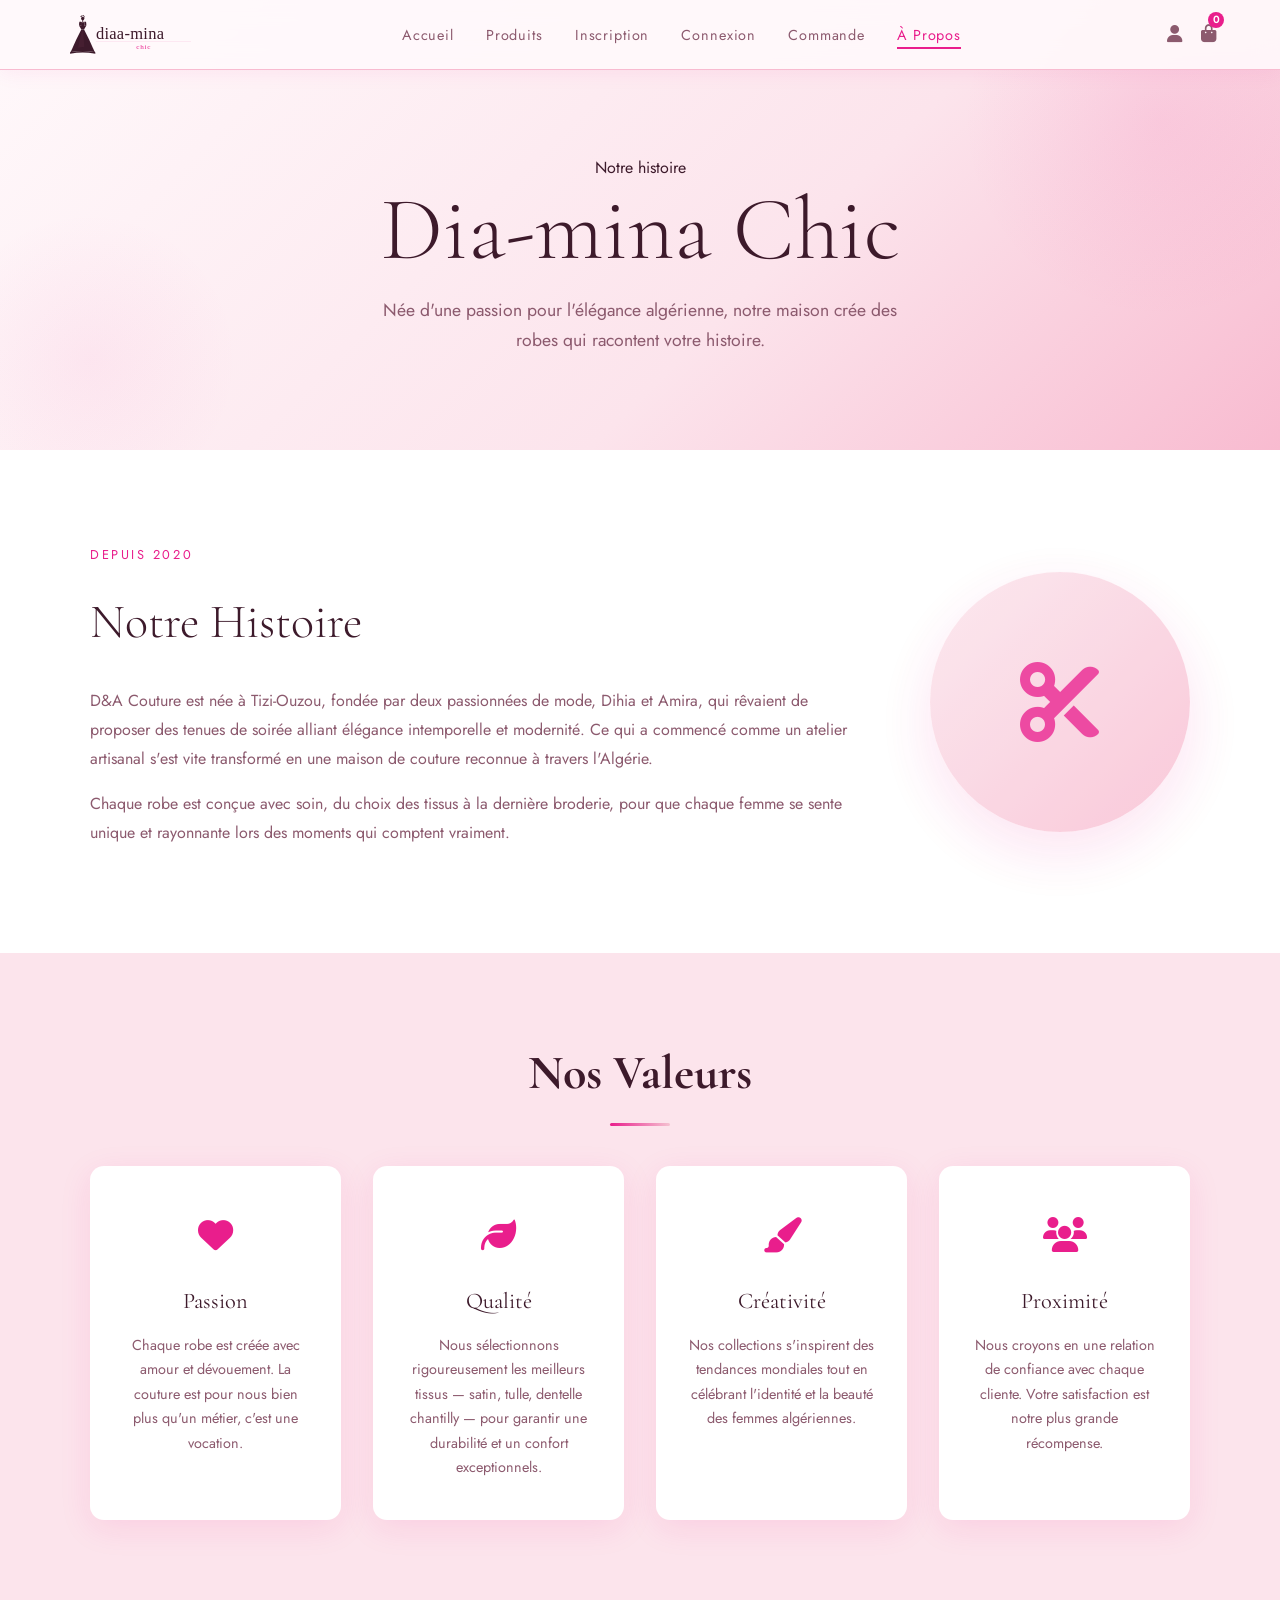
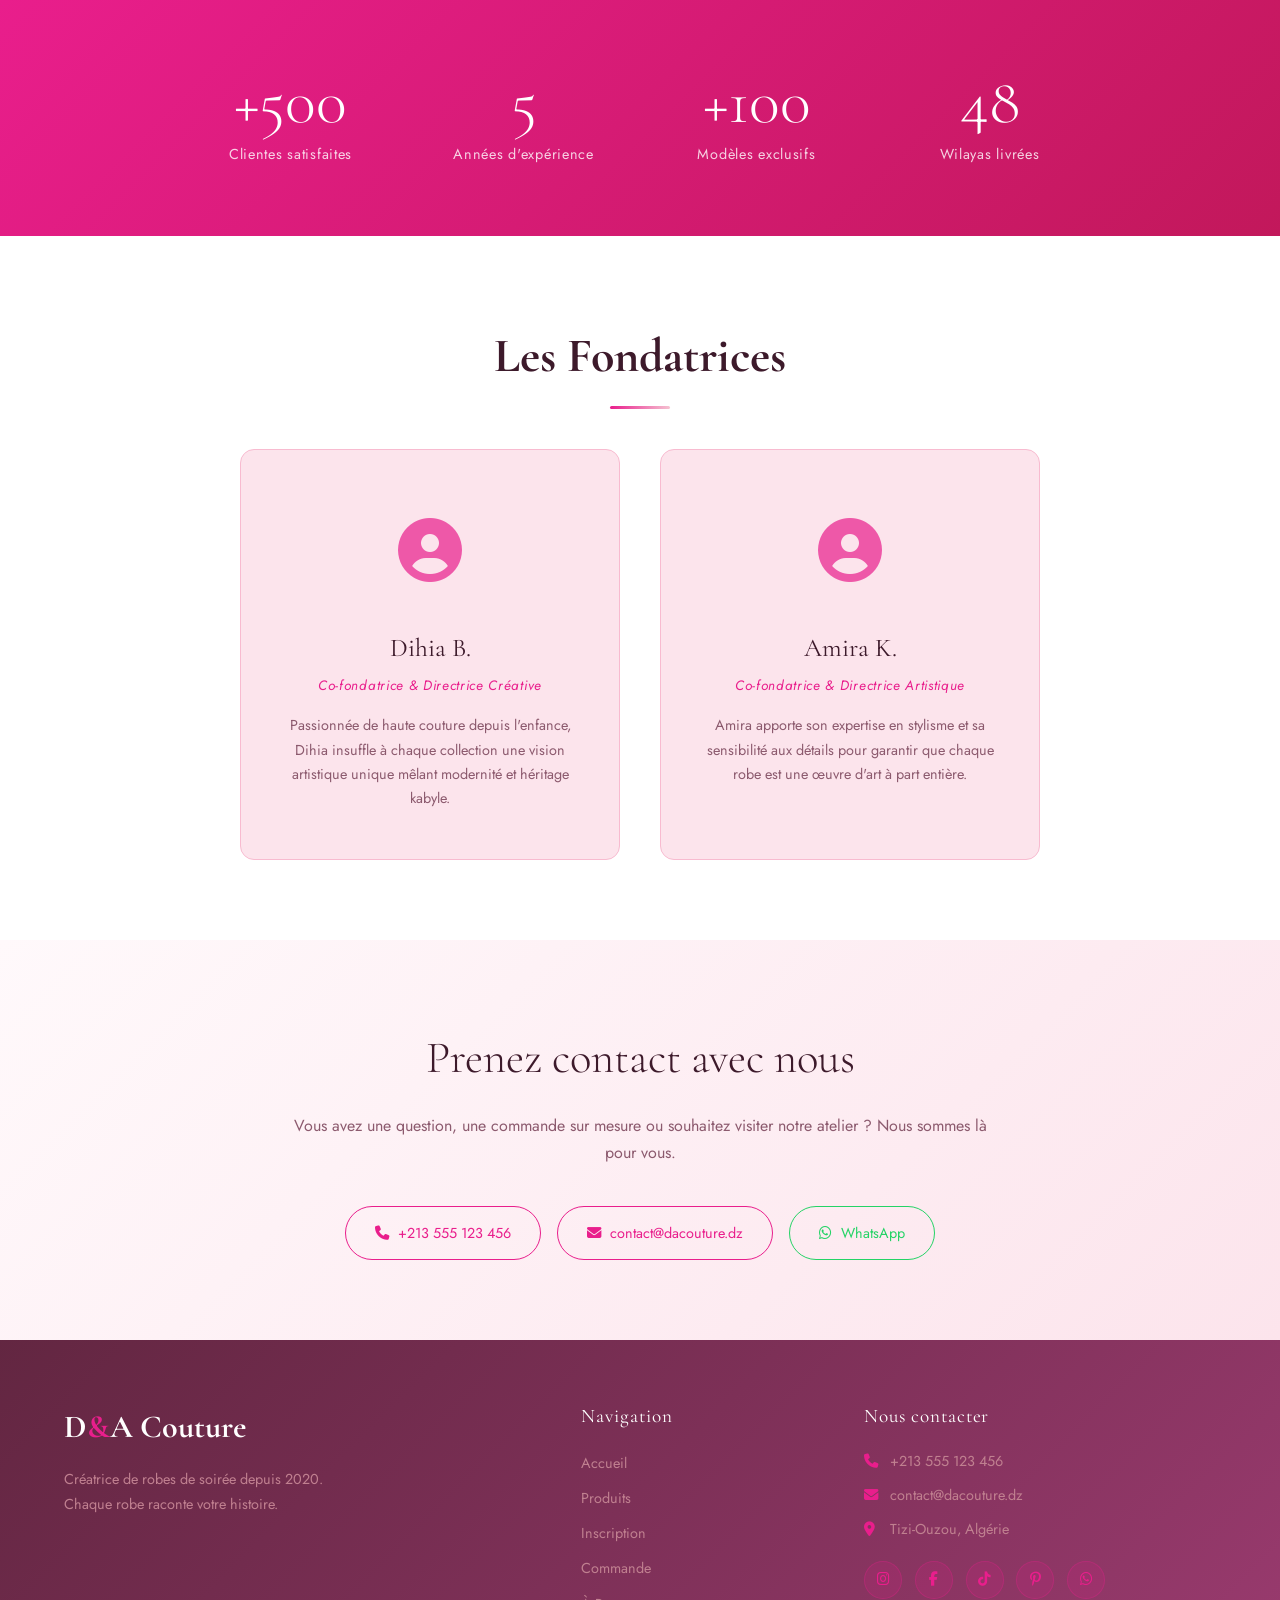
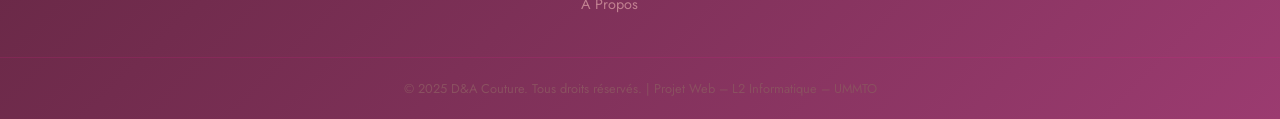
<file: boutiqueChic/content/apropos.html>
<!DOCTYPE html>
<html lang="fr">
<head>
  <meta charset="UTF-8" />
  <meta name="viewport" content="width=device-width, initial-scale=1.0" />
  <title>À Propos – D&A Couture</title>
  <link rel="stylesheet" href="../style/global.css" />
  <link rel="stylesheet" href="../style/navbar.css" />
  <link rel="stylesheet" href="../style/footer.css" />
  <link rel="stylesheet" href="../style/apropos.css" />
  <link href="https://fonts.googleapis.com/css2?family=Cormorant+Garamond:ital,wght@0,300;0,400;0,600;1,300;1,400&family=Jost:wght@300;400;500&display=swap" rel="stylesheet" />
  <link rel="stylesheet" href="https://cdnjs.cloudflare.com/ajax/libs/font-awesome/6.5.0/css/all.min.css" />
</head>
<body>

  <nav class="navbar">
    <div class="nav-logo"><img src="../images/logo.svg" alt="Diaa-mina Chic" class="nav-logo-img"></div>
    <ul class="nav-links">
      <li><a href="../index.html">Accueil</a></li>
      <li><a href="produits.html">Produits</a></li>
      <li><a href="inscription.html">Inscription</a></li>
      <li><a href="connexion.html">Connexion</a></li>
      <li><a href="commande.html">Commande</a></li>
      <li><a href="apropos.html" class="active">À Propos</a></li>
    </ul>
    <div class="nav-icons">
      <a href="connexion.html"><i class="fas fa-user"></i></a>
      <a href="commande.html"><i class="fas fa-shopping-bag"></i><span class="cart-count" id="cartCount">0</span></a>
    </div>
  </nav>

  <!-- HERO ABOUT -->
  <section class="apropos-hero">
    <div class="apropos-hero-content">
      <p class="hero-sub">Notre histoire</p>
      <h1>Dia-mina Chic</h1>
      <p class="apropos-tagline">Née d'une passion pour l'élégance algérienne, notre maison crée des robes qui racontent votre histoire.</p>
    </div>
  </section>

  <!-- NOTRE HISTOIRE -->
  <section class="apropos-section">
    <div class="apropos-container">
      <div class="apropos-text">
        <span class="apropos-label">Depuis 2020</span>
        <h2>Notre Histoire</h2>
        <p>
          D&A Couture est née à Tizi-Ouzou, fondée par deux passionnées de mode, Dihia et Amira,
          qui rêvaient de proposer des tenues de soirée alliant élégance intemporelle et modernité.
          Ce qui a commencé comme un atelier artisanal s'est vite transformé en une maison de couture
          reconnue à travers l'Algérie.
        </p>
        <p>
          Chaque robe est conçue avec soin, du choix des tissus à la dernière broderie, pour que
          chaque femme se sente unique et rayonnante lors des moments qui comptent vraiment.
        </p>
      </div>
      <div class="apropos-visual">
        <div class="apropos-circle-deco">
          <i class="fas fa-scissors"></i>
        </div>
      </div>
    </div>
  </section>

  <!-- NOS VALEURS -->
  <section class="valeurs-section">
    <h2 class="section-title">Nos Valeurs</h2>
    <div class="valeurs-grid">
      <div class="valeur-card">
        <div class="valeur-icon"><i class="fas fa-heart"></i></div>
        <h3>Passion</h3>
        <p>Chaque robe est créée avec amour et dévouement. La couture est pour nous bien plus qu'un métier, c'est une vocation.</p>
      </div>
      <div class="valeur-card">
        <div class="valeur-icon"><i class="fas fa-leaf"></i></div>
        <h3>Qualité</h3>
        <p>Nous sélectionnons rigoureusement les meilleurs tissus — satin, tulle, dentelle chantilly — pour garantir une durabilité et un confort exceptionnels.</p>
      </div>
      <div class="valeur-card">
        <div class="valeur-icon"><i class="fas fa-paint-brush"></i></div>
        <h3>Créativité</h3>
        <p>Nos collections s'inspirent des tendances mondiales tout en célébrant l'identité et la beauté des femmes algériennes.</p>
      </div>
      <div class="valeur-card">
        <div class="valeur-icon"><i class="fas fa-users"></i></div>
        <h3>Proximité</h3>
        <p>Nous croyons en une relation de confiance avec chaque cliente. Votre satisfaction est notre plus grande récompense.</p>
      </div>
    </div>
  </section>

  <!-- CHIFFRES CLÉS -->
  <section class="chiffres-section">
    <div class="chiffres-grid">
      <div class="chiffre-card">
        <span class="chiffre-num">+500</span>
        <span class="chiffre-label">Clientes satisfaites</span>
      </div>
      <div class="chiffre-card">
        <span class="chiffre-num">5</span>
        <span class="chiffre-label">Années d'expérience</span>
      </div>
      <div class="chiffre-card">
        <span class="chiffre-num">+100</span>
        <span class="chiffre-label">Modèles exclusifs</span>
      </div>
      <div class="chiffre-card">
        <span class="chiffre-num">48</span>
        <span class="chiffre-label">Wilayas livrées</span>
      </div>
    </div>
  </section>

  <!-- ÉQUIPE -->
  <section class="equipe-section">
    <h2 class="section-title">Les Fondatrices</h2>
    <div class="equipe-grid">
      <div class="equipe-card">
        <div class="equipe-avatar"><i class="fas fa-user-circle"></i></div>
        <h3>Dihia B.</h3>
        <p class="equipe-role">Co-fondatrice & Directrice Créative</p>
        <p class="equipe-desc">Passionnée de haute couture depuis l'enfance, Dihia insuffle à chaque collection une vision artistique unique mêlant modernité et héritage kabyle.</p>
      </div>
      <div class="equipe-card">
        <div class="equipe-avatar"><i class="fas fa-user-circle"></i></div>
        <h3>Amira K.</h3>
        <p class="equipe-role">Co-fondatrice & Directrice Artistique</p>
        <p class="equipe-desc">Amira apporte son expertise en stylisme et sa sensibilité aux détails pour garantir que chaque robe est une œuvre d'art à part entière.</p>
      </div>
    </div>
  </section>

  <!-- CONTACT CTA -->
  <section class="contact-cta">
    <div class="contact-cta-content">
      <h2>Prenez contact avec nous</h2>
      <p>Vous avez une question, une commande sur mesure ou souhaitez visiter notre atelier ? Nous sommes là pour vous.</p>
      <div class="cta-contacts">
        <a href="tel:+213555123456" class="cta-btn"><i class="fas fa-phone"></i> +213 555 123 456</a>
        <a href="mailto:contact@dacouture.dz" class="cta-btn"><i class="fas fa-envelope"></i> contact@dacouture.dz</a>
        <a href="#" class="cta-btn cta-whatsapp"><i class="fab fa-whatsapp"></i> WhatsApp</a>
      </div>
    </div>
  </section>

  <footer class="footer">
    <div class="footer-top">
      <div class="footer-brand">
        <h2>D<span>&</span>A Couture</h2>
        <p>Créatrice de robes de soirée depuis 2020.<br />Chaque robe raconte votre histoire.</p>
      </div>
      <div class="footer-links">
        <h4>Navigation</h4>
        <ul>
          <li><a href="../index.html">Accueil</a></li>
          <li><a href="produits.html">Produits</a></li>
          <li><a href="inscription.html">Inscription</a></li>
          <li><a href="commande.html">Commande</a></li>
          <li><a href="apropos.html">À Propos</a></li>
        </ul>
      </div>
      <div class="footer-contact">
        <h4>Nous contacter</h4>
        <p><i class="fas fa-phone"></i> +213 555 123 456</p>
        <p><i class="fas fa-envelope"></i> contact@dacouture.dz</p>
        <p><i class="fas fa-map-marker-alt"></i> Tizi-Ouzou, Algérie</p>
        <div class="social-links">
          <a href="#"><i class="fab fa-instagram"></i></a>
          <a href="#"><i class="fab fa-facebook-f"></i></a>
          <a href="#"><i class="fab fa-tiktok"></i></a>
          <a href="#"><i class="fab fa-pinterest-p"></i></a>
          <a href="#"><i class="fab fa-whatsapp"></i></a>
        </div>
      </div>
    </div>
    <div class="footer-bottom">
      <p>© 2025 D&A Couture. Tous droits réservés. | Projet Web – L2 Informatique – UMMTO</p>
    </div>
  </footer>

  <script src="../javascript/data.js"></script>
</body>
</html>
</file>
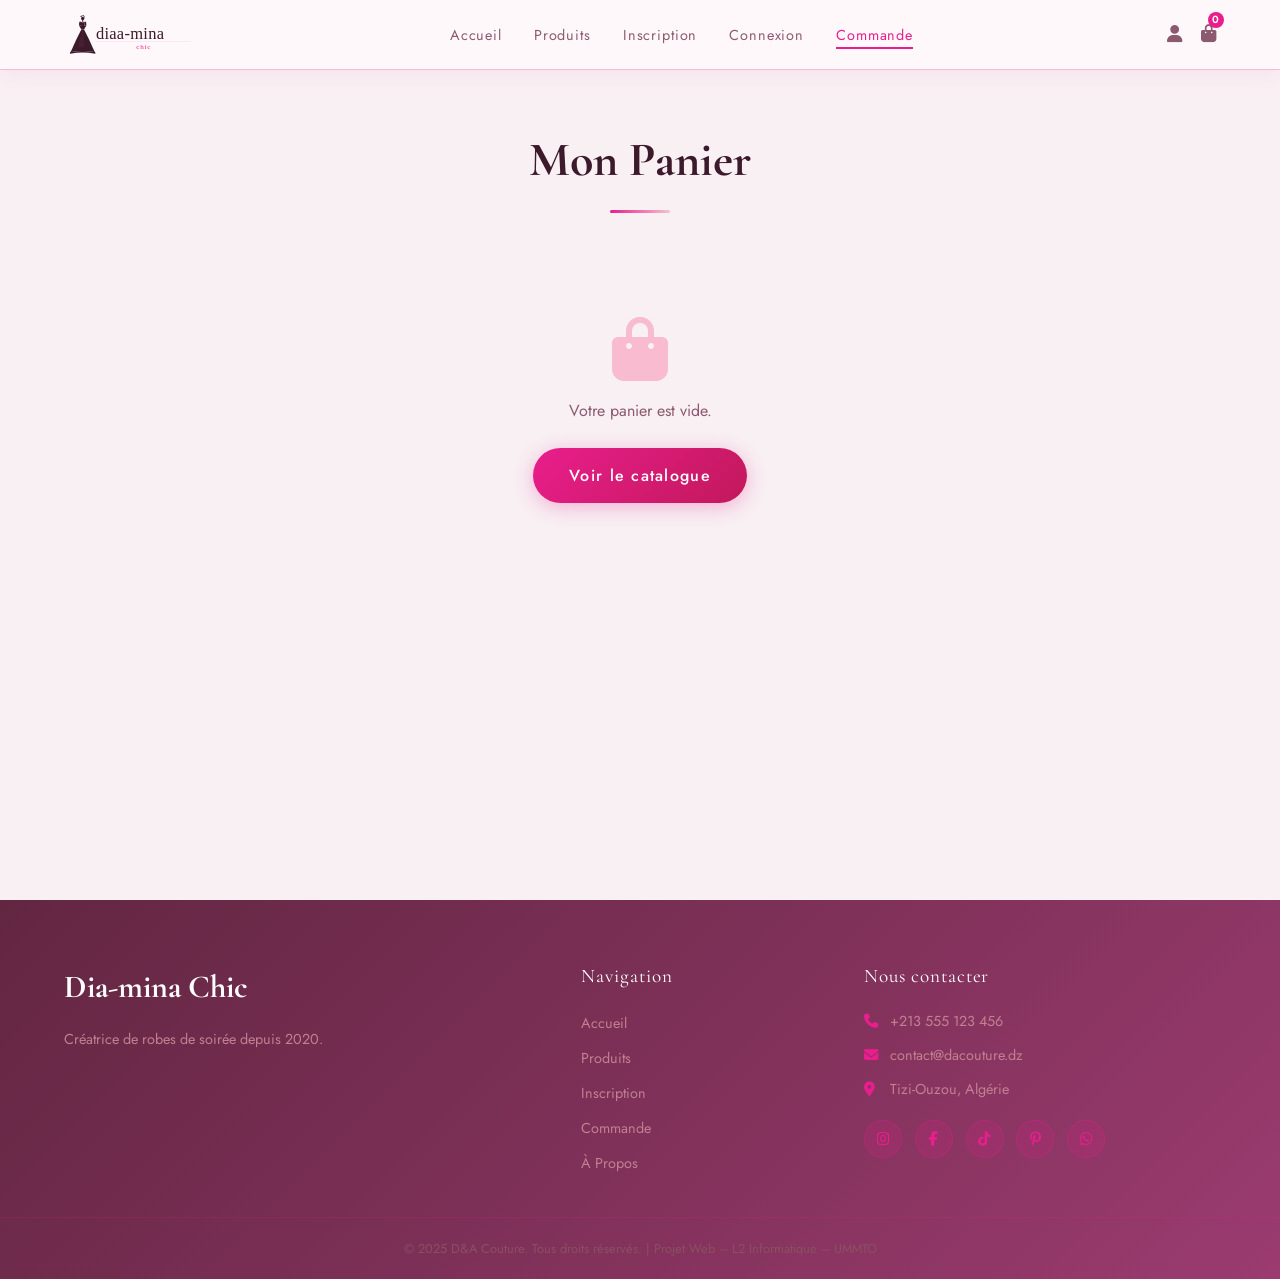
<file: boutiqueChic/content/commande.html>
<!DOCTYPE html>
<html lang="fr">
<head>
  <meta charset="UTF-8" />
  <meta name="viewport" content="width=device-width, initial-scale=1.0" />
  <title>Commande – D&A Couture</title>
  <link rel="stylesheet" href="../style/global.css" />
  <link rel="stylesheet" href="../style/navbar.css" />
  <link rel="stylesheet" href="../style/commande.css" />
  <link rel="stylesheet" href="../style/footer.css" />
  <link href="https://fonts.googleapis.com/css2?family=Cormorant+Garamond:ital,wght@0,300;0,400;0,600;1,300;1,400&family=Jost:wght@300;400;500&display=swap" rel="stylesheet" />
  <link rel="stylesheet" href="https://cdnjs.cloudflare.com/ajax/libs/font-awesome/6.5.0/css/all.min.css" />
</head>
<body>

  <nav class="navbar">
    <div class="nav-logo"><img src="../images/logo.svg" alt="Diaa-mina Chic" class="nav-logo-img"></div>
    <ul class="nav-links">
      <li><a href="../index.html">Accueil</a></li>
      <li><a href="produits.html">Produits</a></li>
      <li><a href="inscription.html">Inscription</a></li>
      <li><a href="connexion.html">Connexion</a></li>
      <li><a href="commande.html" class="active">Commande</a></li>
    </ul>
    <div class="nav-icons">
      <a href="connexion.html"><i class="fas fa-user"></i></a>
      <a href="commande.html"><i class="fas fa-shopping-bag"></i><span class="cart-count" id="cartCount">0</span></a>
    </div>
  </nav>

  <section class="commande-section">
    <div class="commande-wrapper">
      <h2 class="section-title">Mon Panier</h2>
      <div id="cartContent"></div>
    </div>
  </section>

  <footer class="footer">
    <div class="footer-top">
      <div class="footer-brand">
        <h2>Dia-mina Chic</h2>
        <p>Créatrice de robes de soirée depuis 2020.</p>
      </div>
      <div class="footer-links">
        <h4>Navigation</h4>
        <ul>
          <li><a href="../index.html">Accueil</a></li>
          <li><a href="produits.html">Produits</a></li>
          <li><a href="inscription.html">Inscription</a></li>
          <li><a href="commande.html">Commande</a></li>
          <li><a href="apropos.html">À Propos</a></li>
        </ul>
      </div>
      <div class="footer-contact">
        <h4>Nous contacter</h4>
        <p><i class="fas fa-phone"></i> +213 555 123 456</p>
        <p><i class="fas fa-envelope"></i> contact@dacouture.dz</p>
        <p><i class="fas fa-map-marker-alt"></i> Tizi-Ouzou, Algérie</p>
        <div class="social-links">
          <a href="#"><i class="fab fa-instagram"></i></a>
          <a href="#"><i class="fab fa-facebook-f"></i></a>
          <a href="#"><i class="fab fa-tiktok"></i></a>
          <a href="#"><i class="fab fa-pinterest-p"></i></a>
          <a href="#"><i class="fab fa-whatsapp"></i></a>
        </div>
      </div>
    </div>
    <div class="footer-bottom">
      <p>© 2025 D&A Couture. Tous droits réservés. | Projet Web – L2 Informatique – UMMTO</p>
    </div>
  </footer>

  <script src="../javascript/data.js"></script>
  <script src="../javascript/commande.js"></script>
</body>
</html>
</file>
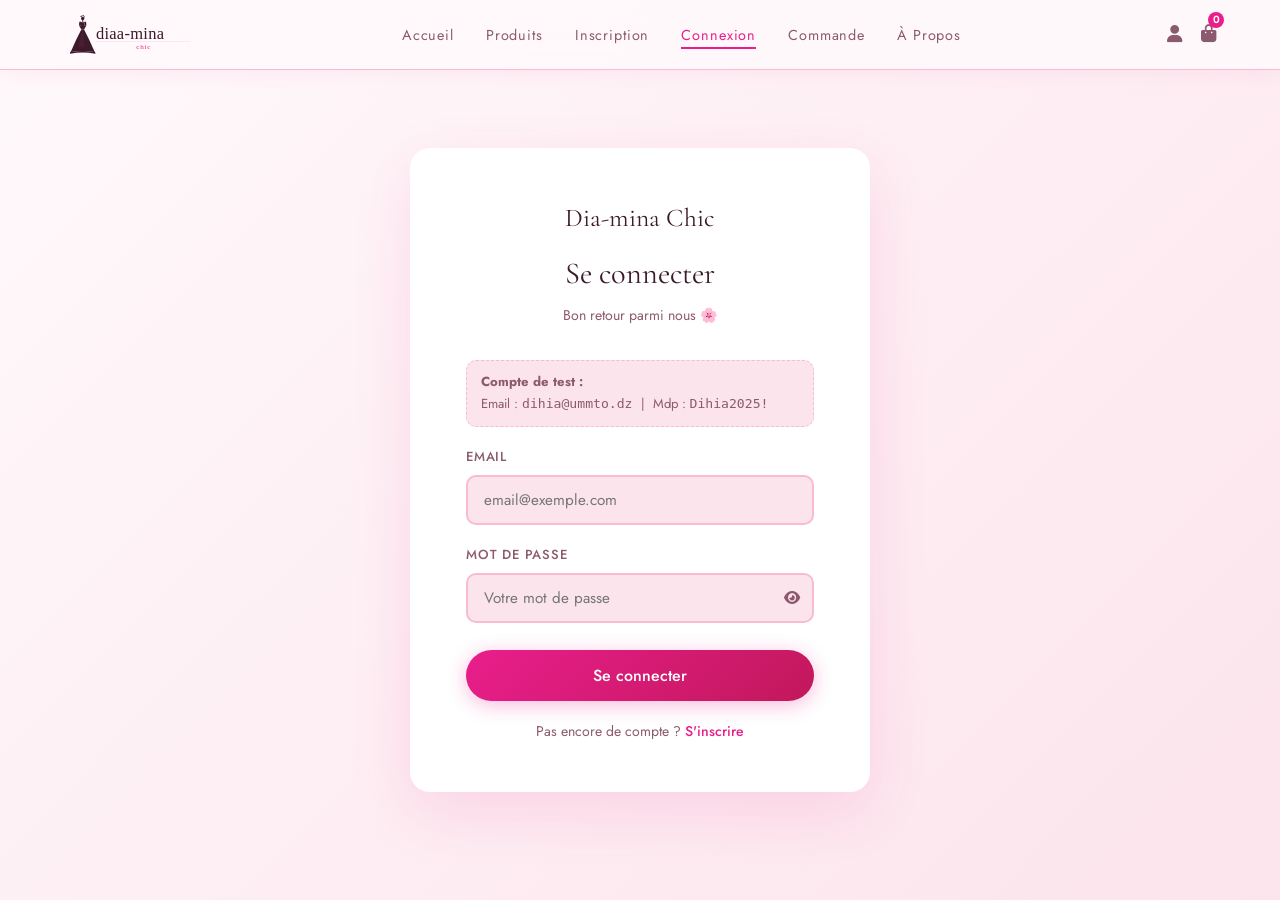
<file: boutiqueChic/content/connexion.html>
<!DOCTYPE html>
<html lang="fr">
<head>
  <meta charset="UTF-8" />
  <meta name="viewport" content="width=device-width, initial-scale=1.0" />
  <title>Connexion – D&A Couture</title>
  <link rel="stylesheet" href="../style/global.css" />
  <link rel="stylesheet" href="../style/navbar.css" />
  <link rel="stylesheet" href="../style/forms.css" />
  <link href="https://fonts.googleapis.com/css2?family=Cormorant+Garamond:ital,wght@0,300;0,400;0,600;1,300;1,400&family=Jost:wght@300;400;500&display=swap" rel="stylesheet" />
  <link rel="stylesheet" href="https://cdnjs.cloudflare.com/ajax/libs/font-awesome/6.5.0/css/all.min.css" />
</head>
<body>

  <nav class="navbar">
    <div class="nav-logo"><img src="../images/logo.svg" alt="Diaa-mina Chic" class="nav-logo-img"></div>
    <ul class="nav-links">
      <li><a href="../index.html">Accueil</a></li>
      <li><a href="produits.html">Produits</a></li>
      <li><a href="inscription.html">Inscription</a></li>
      <li><a href="connexion.html" class="active">Connexion</a></li>
      <li><a href="commande.html">Commande</a></li>
      <li><a href="apropos.html">À Propos</a></li>
    </ul>
    <div class="nav-icons">
      <a href="connexion.html"><i class="fas fa-user"></i></a>
      <a href="commande.html"><i class="fas fa-shopping-bag"></i><span class="cart-count" id="cartCount">0</span></a>
    </div>
  </nav>

  <section class="form-section">
    <div class="form-card">
      <div class="form-logo">Dia-mina Chic</div>
      <h1 class="form-title">Se connecter</h1>
      <p class="form-subtitle">Bon retour parmi nous 🌸</p>

      <div class="form-message" id="formMessage"></div>

      <!-- Compte de test -->
      <div style="background:var(--rose-pale);border-radius:10px;padding:10px 14px;margin-bottom:1.2rem;font-size:0.82rem;color:var(--texte-doux);border:1px dashed var(--rose-doux);">
        <strong>Compte de test :</strong><br/>
        Email : <code>dihia@ummto.dz</code> &nbsp;|&nbsp; Mdp : <code>Dihia2025!</code>
      </div>

      <form id="formConnexion" onsubmit="handleConnexion(event)" novalidate>

        <div class="form-group" id="g-email">
          <label for="email">Email</label>
          <input type="email" id="email" placeholder="email@exemple.com" autocomplete="email" />
          <span class="error-msg"></span>
        </div>

        <div class="form-group" id="g-mdp">
          <label for="mdp">Mot de passe</label>
          <div class="input-icon">
            <input type="password" id="mdp" placeholder="Votre mot de passe" autocomplete="current-password" />
            <button type="button" class="toggle-pw" onclick="togglePassword('mdp', this)">
              <i class="fas fa-eye"></i>
            </button>
          </div>
          <span class="error-msg"></span>
        </div>

        <button type="submit" class="form-submit">Se connecter</button>
      </form>

      <p class="form-switch">Pas encore de compte ? <a href="inscription.html">S'inscrire</a></p>
    </div>
  </section>

  <script src="../javascript/data.js"></script>
  <script src="../javascript/auth.js"></script>
</body>
</html>
</file>
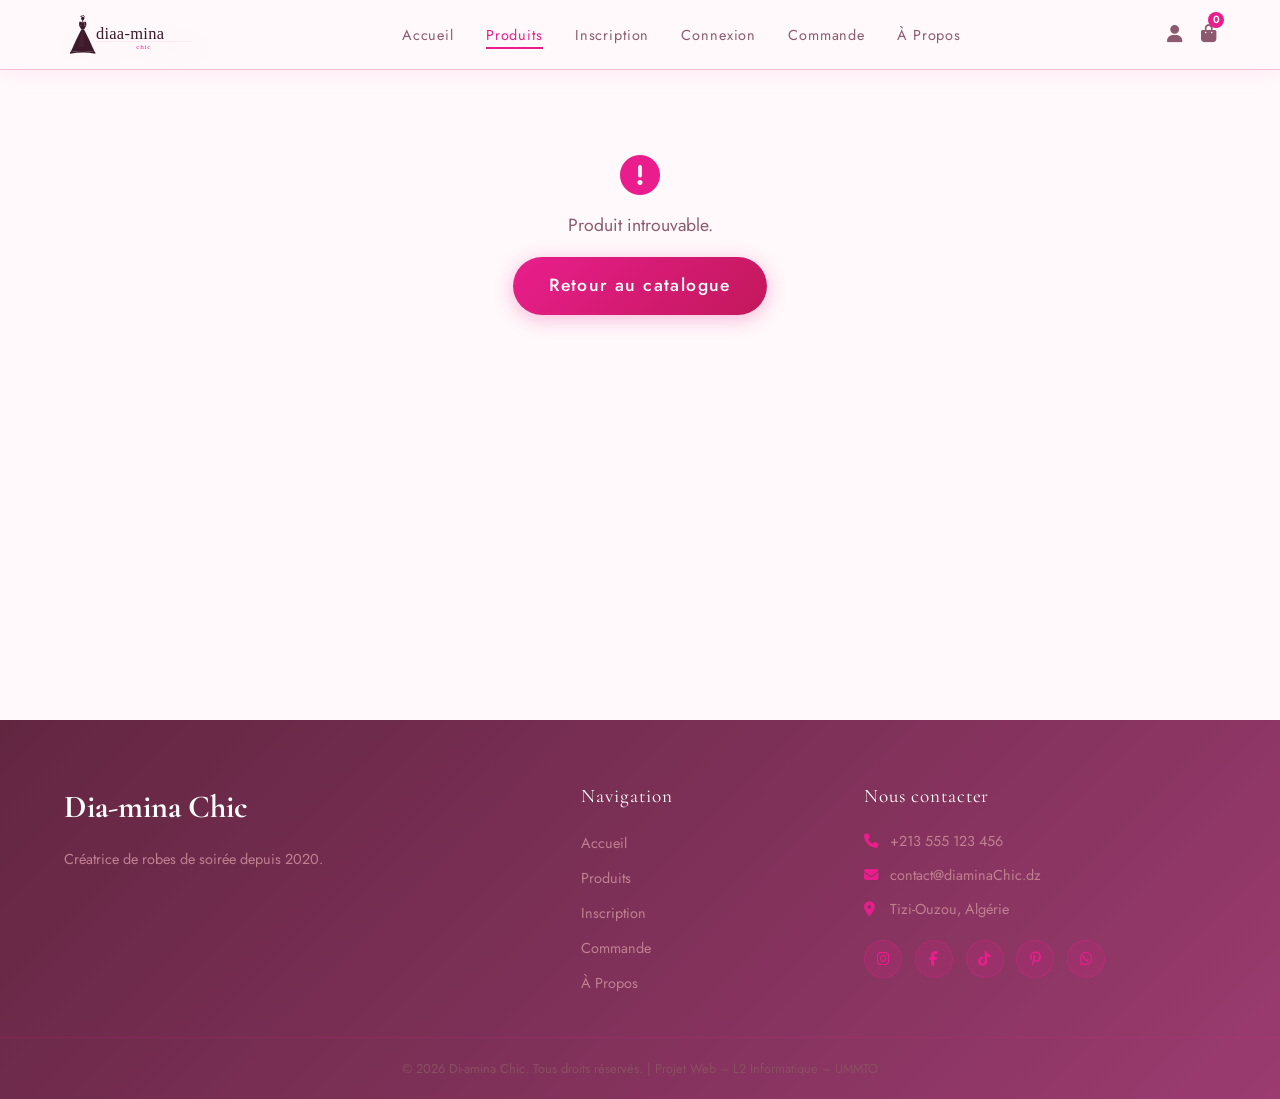
<file: boutiqueChic/content/detail-produit.html>
<!DOCTYPE html>
<html lang="fr">
<head>
  <meta charset="UTF-8" />
  <meta name="viewport" content="width=device-width, initial-scale=1.0" />
  <title>Détail Produit – Dia-mina Chic</title>
  <link rel="stylesheet" href="../style/global.css" />
  <link rel="stylesheet" href="../style/navbar.css" />
  <link rel="stylesheet" href="../style/detail-produit.css" />
  <link rel="stylesheet" href="../style/footer.css" />
  <link href="https://fonts.googleapis.com/css2?family=Cormorant+Garamond:ital,wght@0,300;0,400;0,600;1,300;1,400&family=Jost:wght@300;400;500&display=swap" rel="stylesheet" />
  <link rel="stylesheet" href="https://cdnjs.cloudflare.com/ajax/libs/font-awesome/6.5.0/css/all.min.css" />
</head>
<body>

  <nav class="navbar">
    <div class="nav-logo"><img src="../images/logo.svg" alt="Diaa-mina Chic" class="nav-logo-img"></div>
    <ul class="nav-links">
      <li><a href="../index.html">Accueil</a></li>
      <li><a href="produits.html" class="active">Produits</a></li>
      <li><a href="inscription.html">Inscription</a></li>
      <li><a href="connexion.html">Connexion</a></li>
      <li><a href="commande.html">Commande</a></li>
      <li><a href="apropos.html">À Propos</a></li>
    </ul>
    <div class="nav-icons">
      <a href="connexion.html"><i class="fas fa-user"></i></a>
      <a href="commande.html"><i class="fas fa-shopping-bag"></i><span class="cart-count" id="cartCount">0</span></a>
    </div>
  </nav>

  <section class="detail-section">

    <!-- Fil d'Ariane -->
    <div class="breadcrumb">
      <a href="produits.html"><i class="fas fa-arrow-left"></i> Retour au catalogue</a>
    </div>

    <!-- Contenu principal -->
    <div class="detail-wrapper" id="detailWrapper">
      <!-- Rempli par detail-produit.js -->
      <div class="detail-loading">
        <i class="fas fa-circle-notch fa-spin"></i>
        <p>Chargement du produit…</p>
      </div>
    </div>

  </section>

  <footer class="footer">
    <div class="footer-top">
      <div class="footer-brand">
        <h2>Dia-mina Chic</h2>
        <p>Créatrice de robes de soirée depuis 2020.</p>
      </div>
      <div class="footer-links">
        <h4>Navigation</h4>
        <ul>
          <li><a href="../index.html">Accueil</a></li>
          <li><a href="produits.html">Produits</a></li>
          <li><a href="inscription.html">Inscription</a></li>
          <li><a href="commande.html">Commande</a></li>
          <li><a href="apropos.html">À Propos</a></li>
        </ul>
      </div>
      <div class="footer-contact">
        <h4>Nous contacter</h4>
        <p><i class="fas fa-phone"></i> +213 555 123 456</p>
        <p><i class="fas fa-envelope"></i> contact@diaminaChic.dz</p>
        <p><i class="fas fa-map-marker-alt"></i> Tizi-Ouzou, Algérie</p>
        <div class="social-links">
          <a href="#"><i class="fab fa-instagram"></i></a>
          <a href="#"><i class="fab fa-facebook-f"></i></a>
          <a href="#"><i class="fab fa-tiktok"></i></a>
          <a href="#"><i class="fab fa-pinterest-p"></i></a>
          <a href="#"><i class="fab fa-whatsapp"></i></a>
        </div>
      </div>
    </div>
    <div class="footer-bottom">
      <p>© 2026 Di-amina Chic. Tous droits réservés. | Projet Web – L2 Informatique – UMMTO</p>
    </div>
  </footer>

  <script src="../javascript/data.js"></script>
  <script src="../javascript/detail-produit.js"></script>
</body>
</html>
</file>
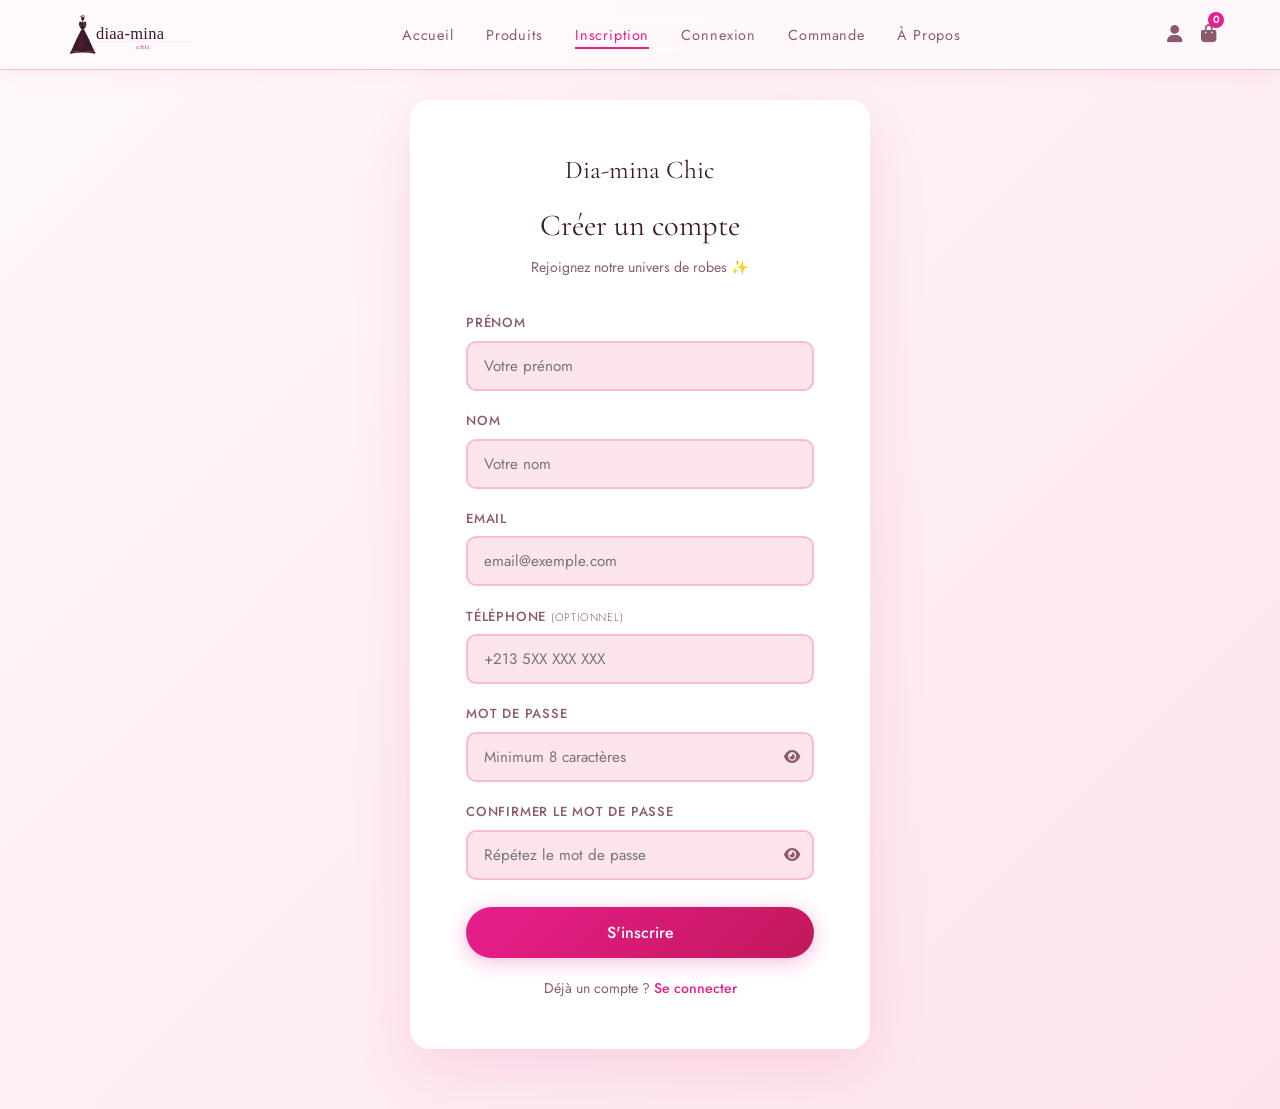
<file: boutiqueChic/content/inscription.html>
<!DOCTYPE html>
<html lang="fr">
<head>
  <meta charset="UTF-8" />
  <meta name="viewport" content="width=device-width, initial-scale=1.0" />
  <title>Inscription – D&A Couture</title>
  <link rel="stylesheet" href="../style/global.css" />
  <link rel="stylesheet" href="../style/navbar.css" />
  <link rel="stylesheet" href="../style/forms.css" />
  <link href="https://fonts.googleapis.com/css2?family=Cormorant+Garamond:ital,wght@0,300;0,400;0,600;1,300;1,400&family=Jost:wght@300;400;500&display=swap" rel="stylesheet" />
  <link rel="stylesheet" href="https://cdnjs.cloudflare.com/ajax/libs/font-awesome/6.5.0/css/all.min.css" />
</head>
<body>

  <nav class="navbar">
    <div class="nav-logo"><img src="../images/logo.svg" alt="Diaa-mina Chic" class="nav-logo-img"></div>
    <ul class="nav-links">
      <li><a href="../index.html">Accueil</a></li>
      <li><a href="produits.html">Produits</a></li>
      <li><a href="inscription.html" class="active">Inscription</a></li>
      <li><a href="connexion.html">Connexion</a></li>
      <li><a href="commande.html">Commande</a></li>
      <li><a href="apropos.html">À Propos</a></li>
    </ul>
    <div class="nav-icons">
      <a href="connexion.html"><i class="fas fa-user"></i></a>
      <a href="commande.html"><i class="fas fa-shopping-bag"></i><span class="cart-count" id="cartCount">0</span></a>
    </div>
  </nav>

  <section class="form-section">
    <div class="form-card">
      <div class="form-logo">Dia-mina Chic</div>
      <h1 class="form-title">Créer un compte</h1>
      <p class="form-subtitle">Rejoignez notre univers de robes ✨</p>

      <div class="form-message" id="formMessage"></div>

      <form id="formInscription" onsubmit="handleInscription(event)" novalidate>

        <div class="form-group" id="g-prenom">
          <label for="prenom">Prénom</label>
          <input type="text" id="prenom" placeholder="Votre prénom" autocomplete="given-name" />
          <span class="error-msg"></span>
        </div>

        <div class="form-group" id="g-nom">
          <label for="nom">Nom</label>
          <input type="text" id="nom" placeholder="Votre nom" autocomplete="family-name" />
          <span class="error-msg"></span>
        </div>

        <div class="form-group" id="g-email">
          <label for="email">Email</label>
          <input type="email" id="email" placeholder="email@exemple.com" autocomplete="email" />
          <span class="error-msg"></span>
        </div>

        <div class="form-group" id="g-tel">
          <label for="tel">Téléphone <small style="font-weight:300">(optionnel)</small></label>
          <input type="tel" id="tel" placeholder="+213 5XX XXX XXX" autocomplete="tel" />
          <span class="error-msg"></span>
        </div>

        <div class="form-group" id="g-mdp">
          <label for="mdp">Mot de passe</label>
          <div class="input-icon">
            <input type="password" id="mdp" placeholder="Minimum 8 caractères" autocomplete="new-password" />
            <button type="button" class="toggle-pw" onclick="togglePassword('mdp', this)">
              <i class="fas fa-eye"></i>
            </button>
          </div>
          <span class="error-msg"></span>
        </div>

        <div class="form-group" id="g-confirm">
          <label for="confirm">Confirmer le mot de passe</label>
          <div class="input-icon">
            <input type="password" id="confirm" placeholder="Répétez le mot de passe" autocomplete="new-password" />
            <button type="button" class="toggle-pw" onclick="togglePassword('confirm', this)">
              <i class="fas fa-eye"></i>
            </button>
          </div>
          <span class="error-msg"></span>
        </div>

        <button type="submit" class="form-submit">S'inscrire</button>
      </form>

      <p class="form-switch">Déjà un compte ? <a href="connexion.html">Se connecter</a></p>
    </div>
  </section>

  <script src="../javascript/data.js"></script>
  <script src="../javascript/auth.js"></script>
</body>
</html>
</file>
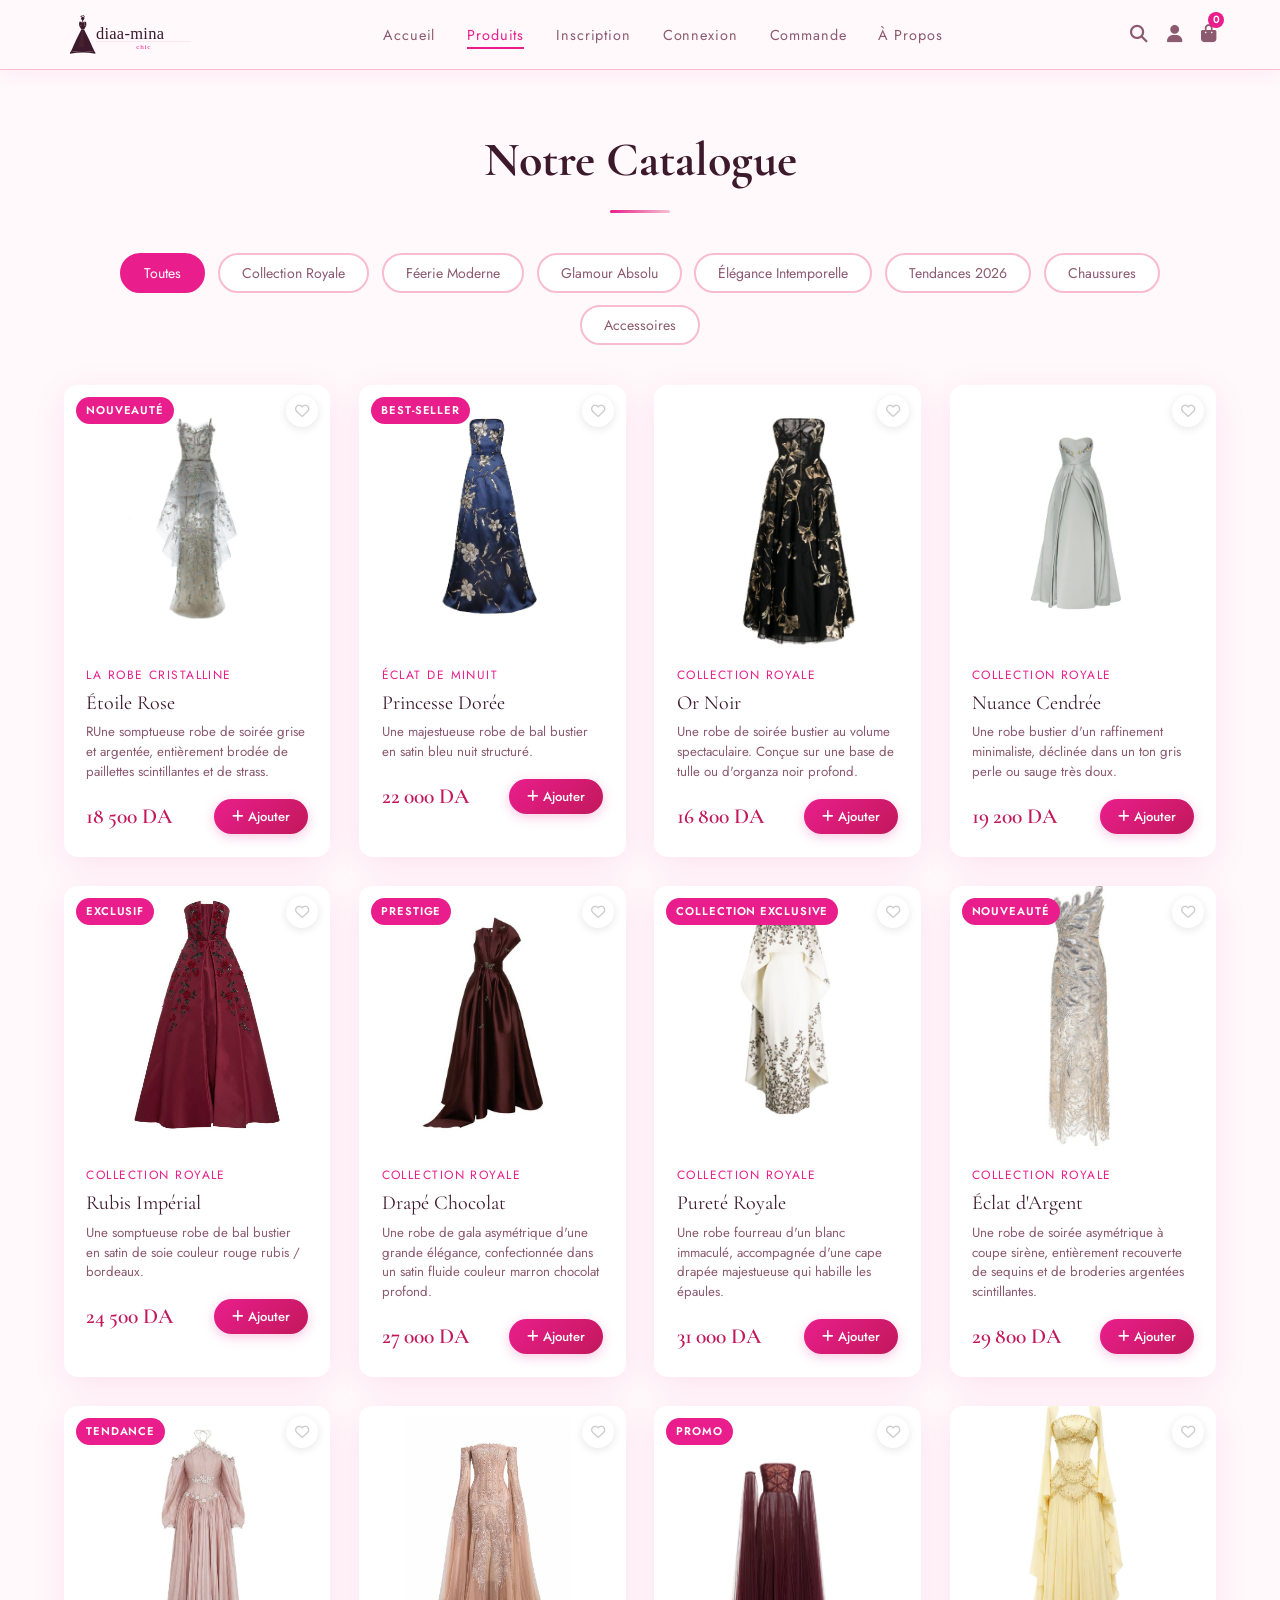
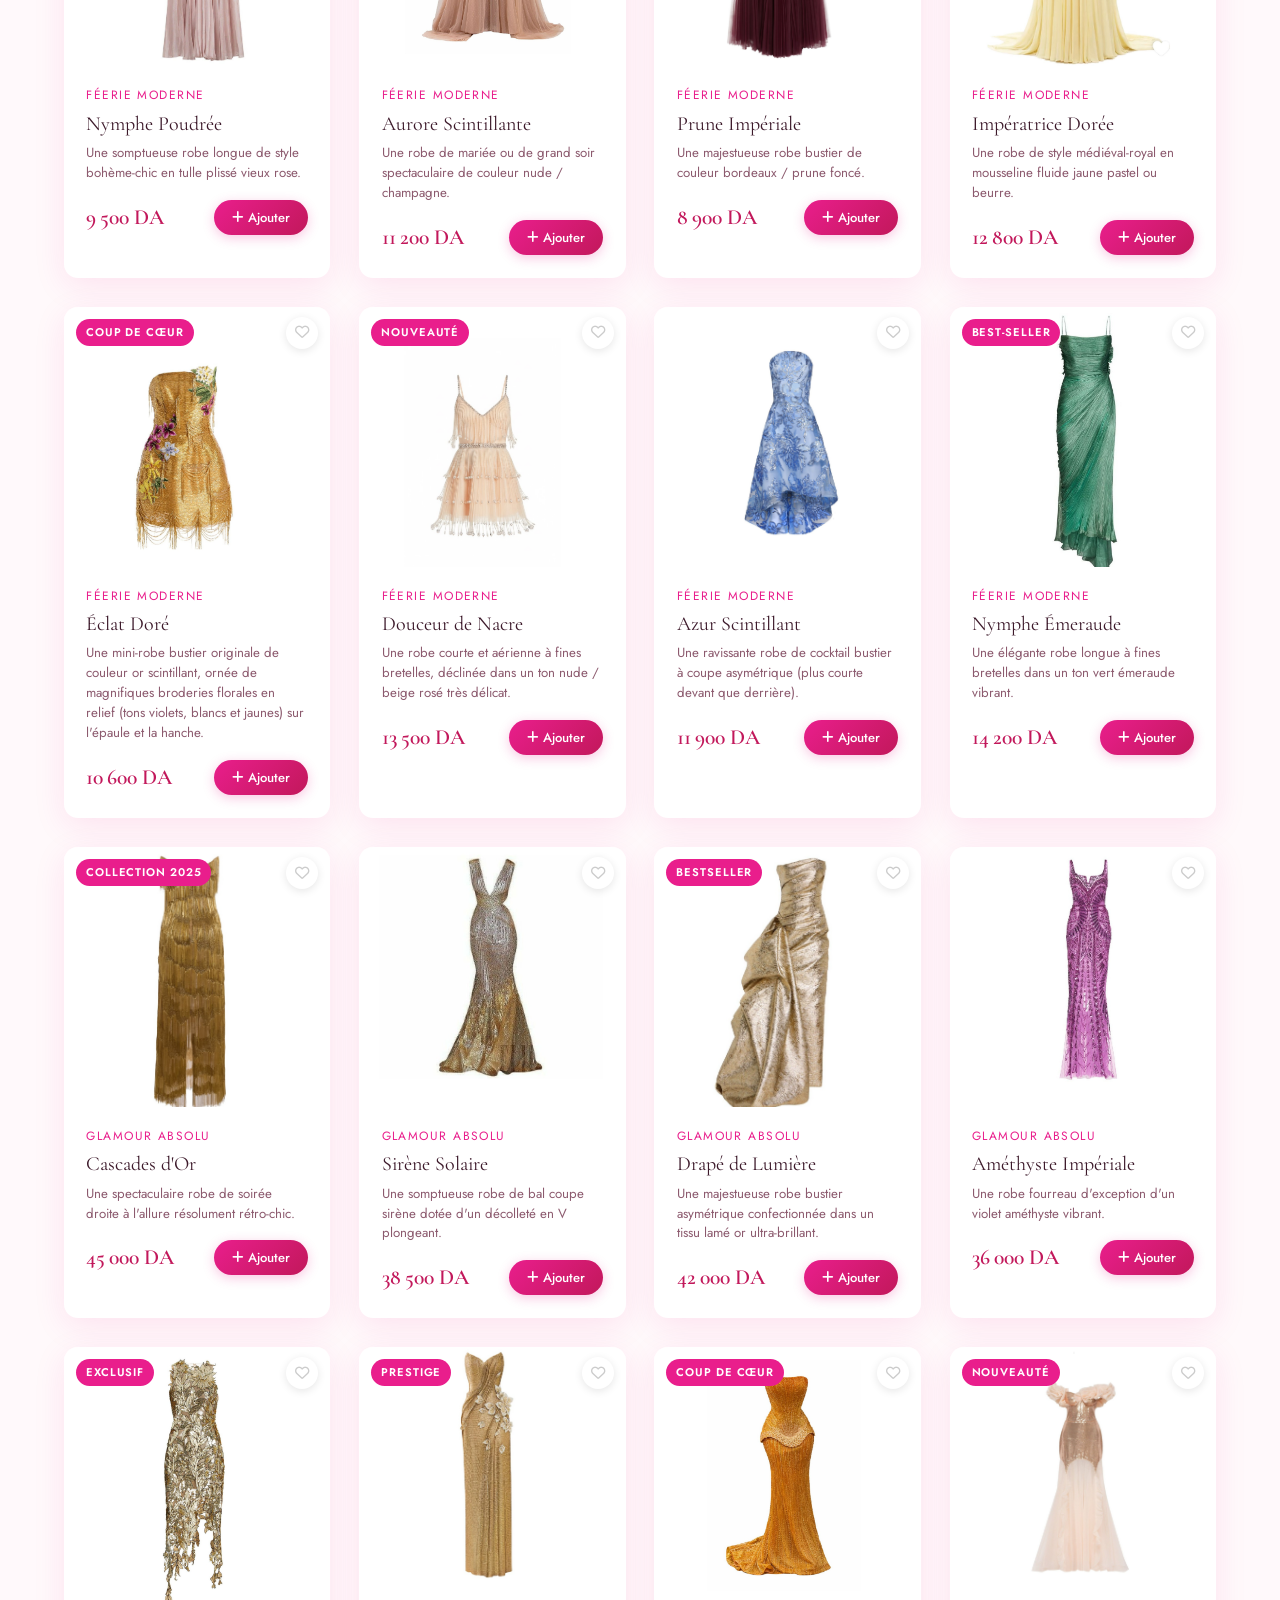
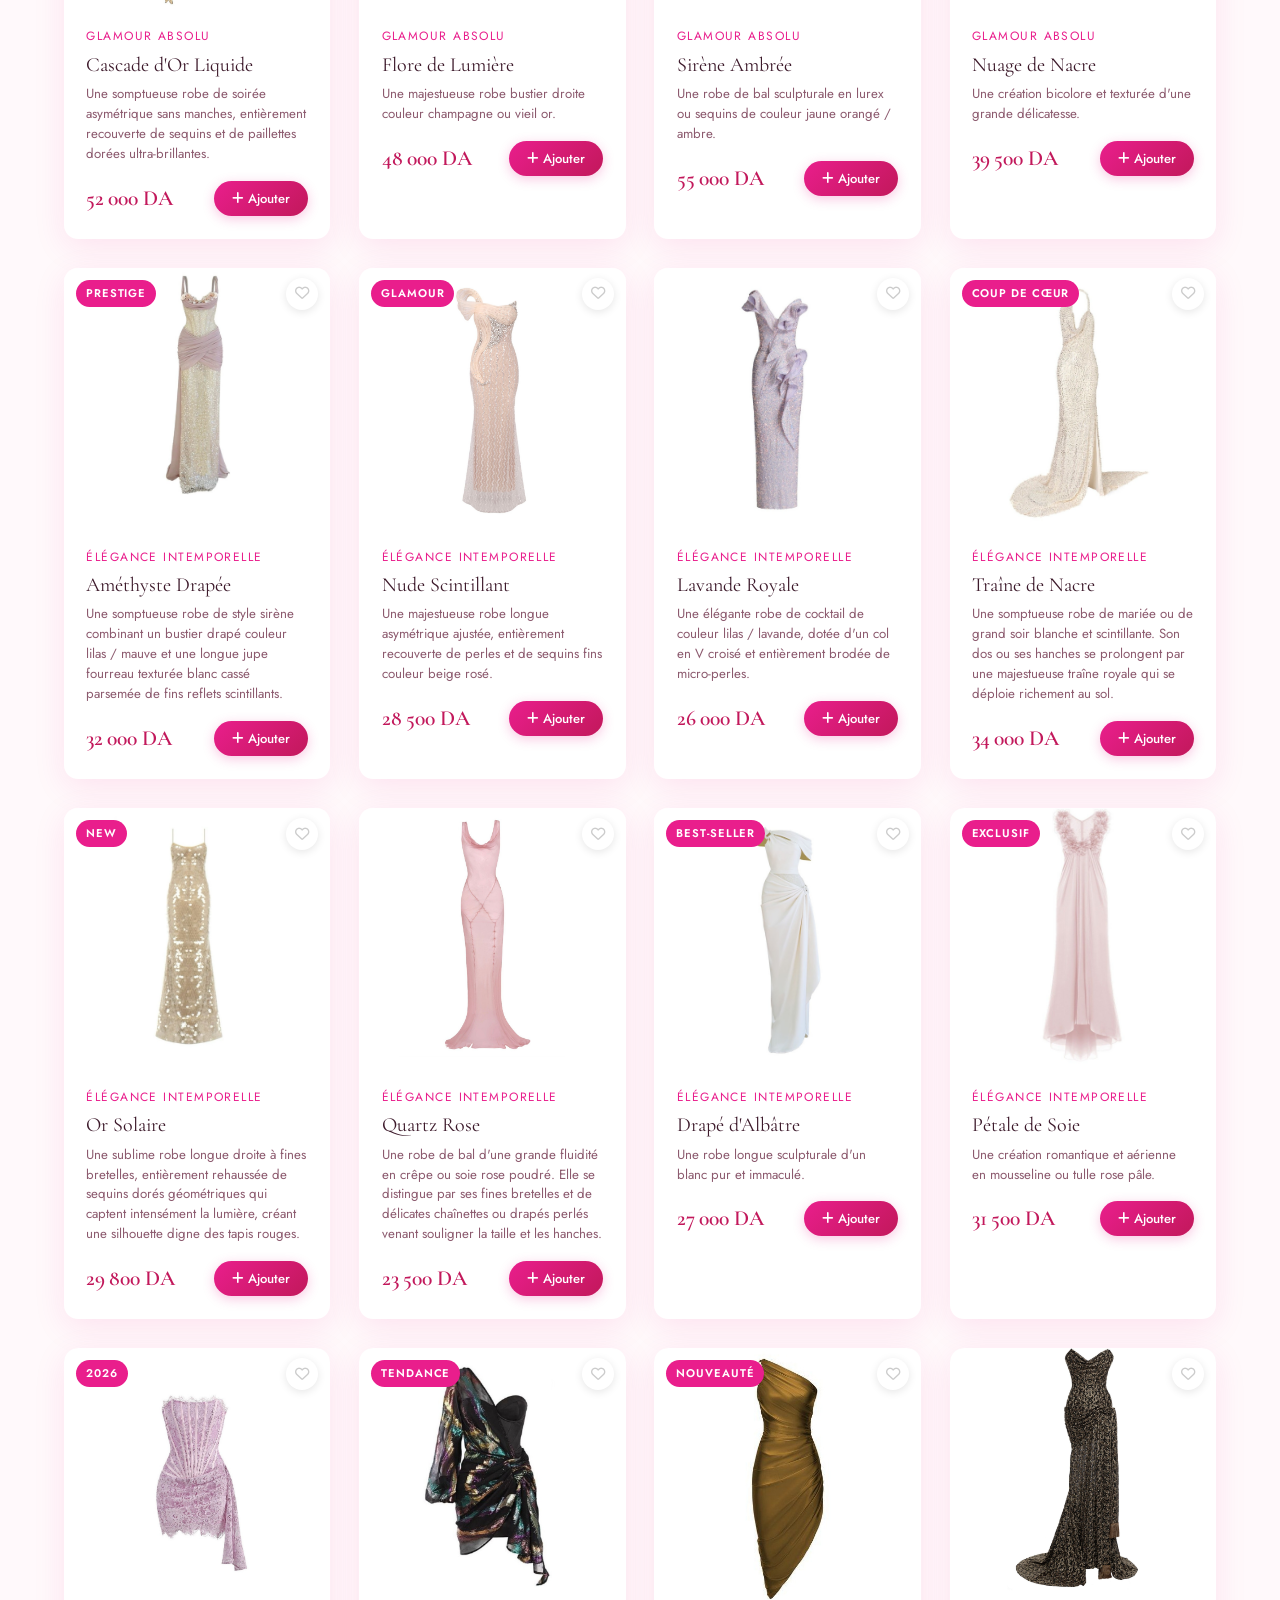
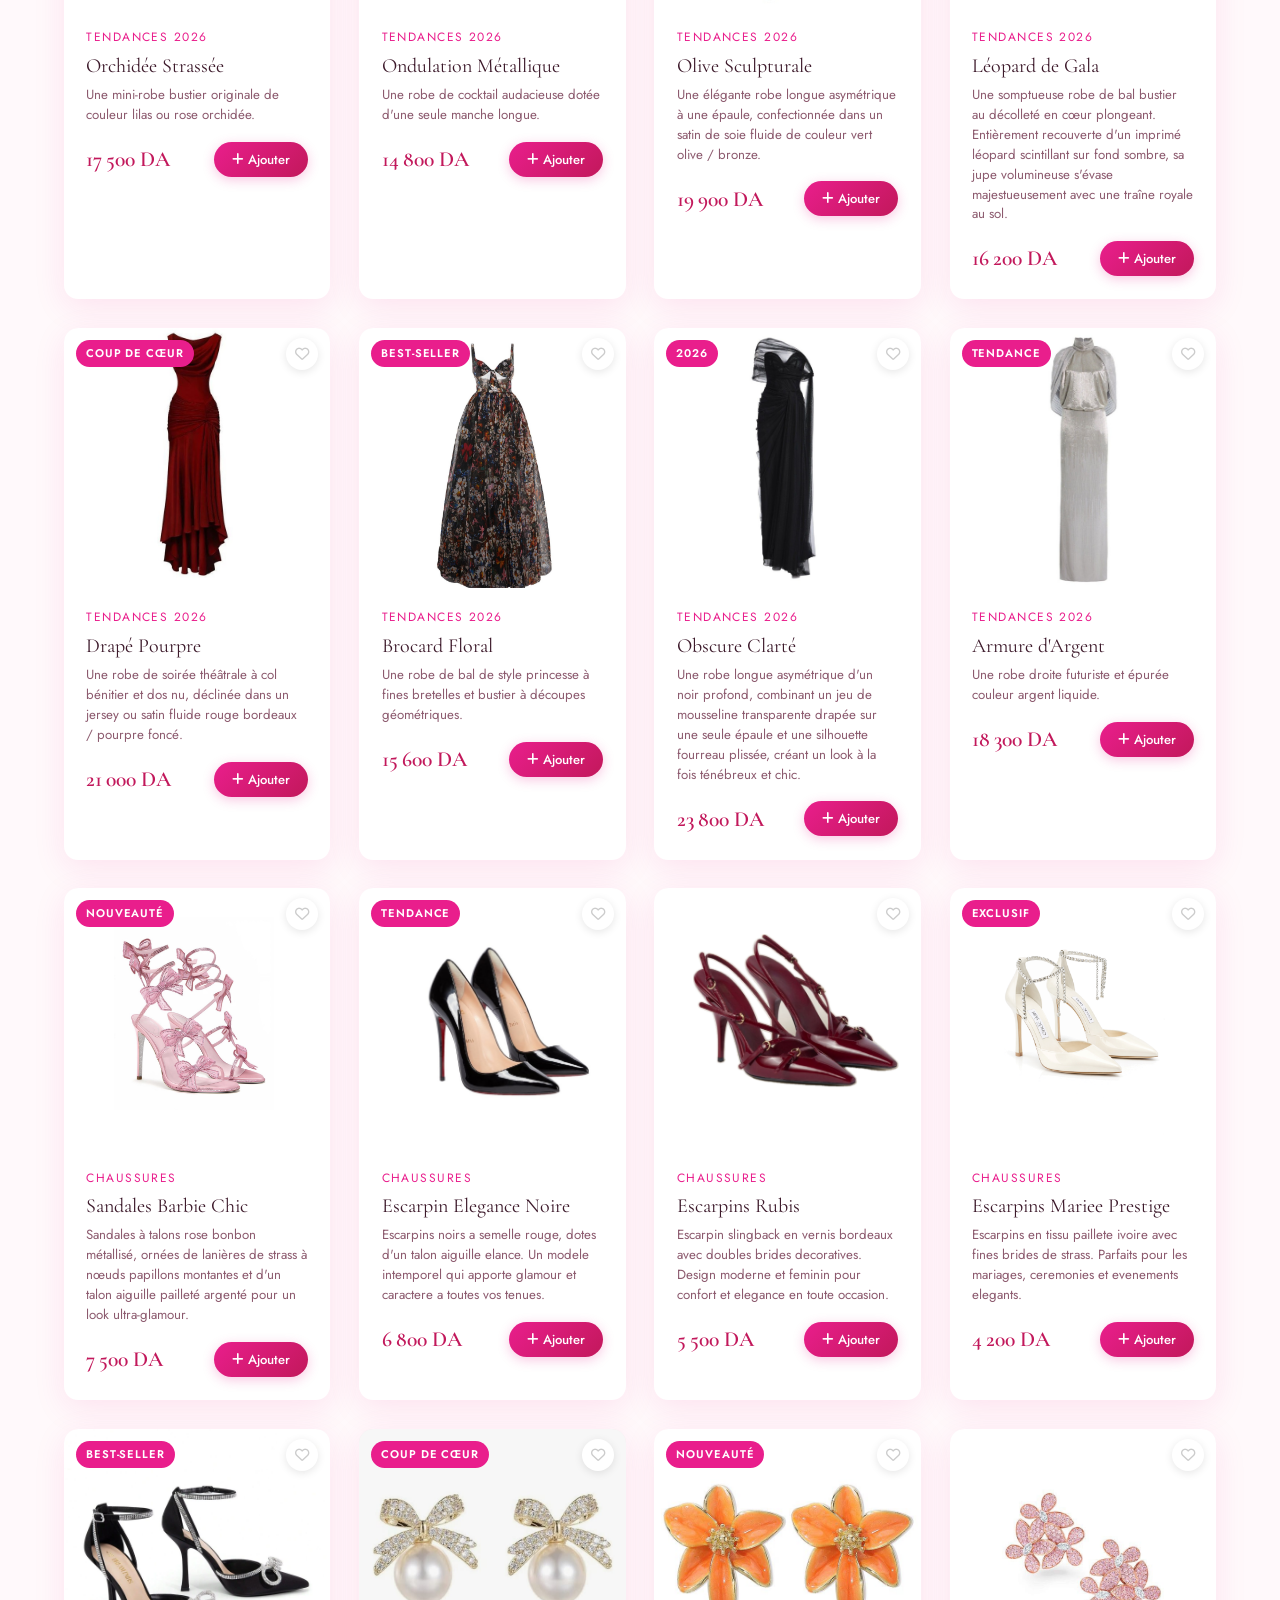
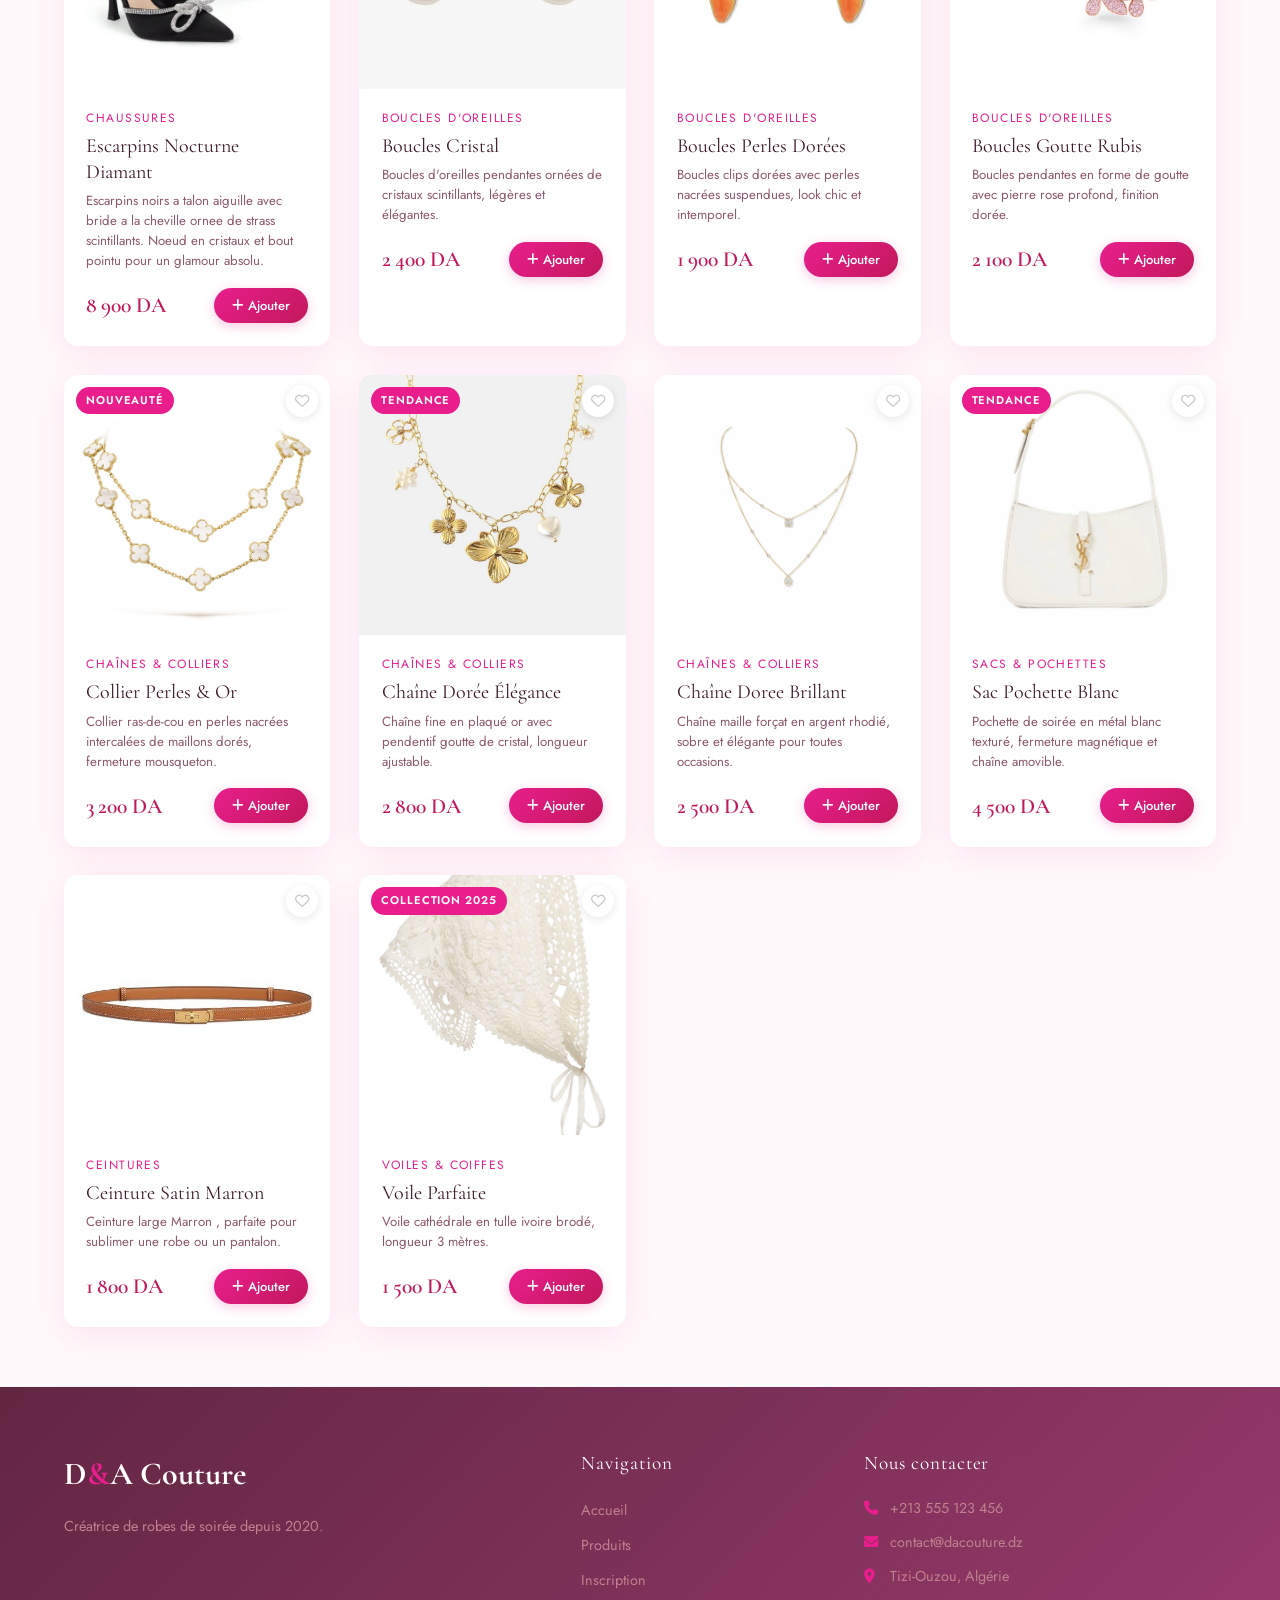
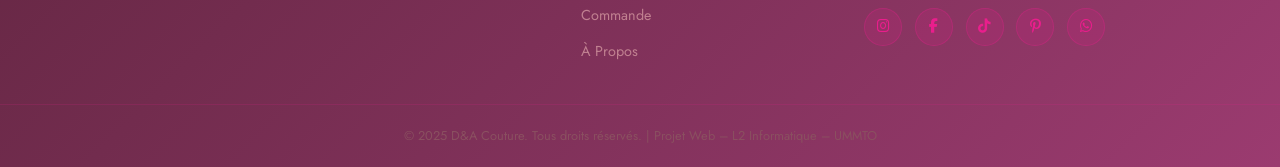
<file: boutiqueChic/content/produits.html>
<!DOCTYPE html>
<html lang="fr">
<head>
  <meta charset="UTF-8" />
  <meta name="viewport" content="width=device-width, initial-scale=1.0" />
  <title>Catalogue – D&A Couture</title>
  <link rel="stylesheet" href="../style/global.css" />
  <link rel="stylesheet" href="../style/navbar.css" />
  <link rel="stylesheet" href="../style/products.css" />
  <link rel="stylesheet" href="../style/footer.css" />
  <link href="https://fonts.googleapis.com/css2?family=Cormorant+Garamond:ital,wght@0,300;0,400;0,600;1,300;1,400&family=Jost:wght@300;400;500&display=swap" rel="stylesheet" />
  <link rel="stylesheet" href="https://cdnjs.cloudflare.com/ajax/libs/font-awesome/6.5.0/css/all.min.css" />
</head>
<body>

  <nav class="navbar">
    <div class="nav-logo"><img src="../images/logo.svg" alt="Diaa-mina Chic" class="nav-logo-img"></div>
    <ul class="nav-links">
      <li><a href="../index.html">Accueil</a></li>
      <li><a href="produits.html" class="active">Produits</a></li>
      <li><a href="inscription.html">Inscription</a></li>
      <li><a href="connexion.html">Connexion</a></li>
      <li><a href="commande.html">Commande</a></li>
      <li><a href="apropos.html">À Propos</a></li>
    </ul>
    <div class="nav-icons">
      <button class="search-toggle" id="searchToggle"><i class="fas fa-search"></i></button>
      <a href="connexion.html"><i class="fas fa-user"></i></a>
      <a href="commande.html"><i class="fas fa-shopping-bag"></i><span class="cart-count" id="cartCount">0</span></a>
    </div>
  </nav>

  <div class="search-bar-wrapper" id="searchBar">
    <div class="search-container">
      <input type="text" id="searchInput" placeholder="Rechercher une robe…" autocomplete="off" />
      <button id="searchBtn"><i class="fas fa-search"></i></button>
      <div class="search-results" id="searchResults"></div>
    </div>
  </div>

  <section class="page-wrapper">
    <h2 class="section-title">Notre Catalogue</h2>

    <!-- Filtres par catégorie -->
    <div class="filter-bar">
      <button class="filter-btn active" data-cat="Tous">Toutes</button>
      <button class="filter-btn" data-cat="Collection Royale">Collection Royale</button>
      <button class="filter-btn" data-cat="Féerie Moderne">Féerie Moderne</button>
      <button class="filter-btn" data-cat="Glamour Absolu">Glamour Absolu</button>
      <button class="filter-btn" data-cat="Élégance Intemporelle">Élégance Intemporelle</button>
      <button class="filter-btn" data-cat="Tendances 2026">Tendances 2026</button>
      <button class="filter-btn" data-cat="Chaussures">Chaussures</button>
      <button class="filter-btn" data-cat="Accessoires">Accessoires</button>
    </div>

    <!-- Sous-filtres Accessoires (visible uniquement quand Accessoires est actif) -->
    <div class="filter-bar" id="accessoires-sous-bar" style="display:none; margin-top:0.5rem; padding-top:0.5rem; border-top: 1px solid var(--rose-doux);">
      <span style="font-size:0.8rem;color:var(--texte-doux);align-self:center;margin-right:0.5rem;">Sous-catégorie :</span>
      <button class="filter-btn active" data-souscat="Tous">Tous</button>
      <button class="filter-btn" data-souscat="Boucles d'Oreilles">Boucles d'Oreilles</button>
      <button class="filter-btn" data-souscat="Chaînes &amp; Colliers">Chaînes &amp; Colliers</button>
      <button class="filter-btn" data-souscat="Sacs &amp; Pochettes">Sacs &amp; Pochettes</button>
      <button class="filter-btn" data-souscat="Ceintures">Ceintures</button>
      <button class="filter-btn" data-souscat="Voiles &amp; Coiffes">Voiles &amp; Coiffes</button>
    </div>

    <div class="product-grid" id="productsGrid"></div>
  </section>

  <footer class="footer">
    <div class="footer-top">
      <div class="footer-brand">
        <h2>D<span>&</span>A Couture</h2>
        <p>Créatrice de robes de soirée depuis 2020.</p>
      </div>
      <div class="footer-links">
        <h4>Navigation</h4>
        <ul>
          <li><a href="../index.html">Accueil</a></li>
          <li><a href="produits.html">Produits</a></li>
          <li><a href="inscription.html">Inscription</a></li>
          <li><a href="commande.html">Commande</a></li>
          <li><a href="apropos.html">À Propos</a></li>
        </ul>
      </div>
      <div class="footer-contact">
        <h4>Nous contacter</h4>
        <p><i class="fas fa-phone"></i> +213 555 123 456</p>
        <p><i class="fas fa-envelope"></i> contact@dacouture.dz</p>
        <p><i class="fas fa-map-marker-alt"></i> Tizi-Ouzou, Algérie</p>
        <div class="social-links">
          <a href="#"><i class="fab fa-instagram"></i></a>
          <a href="#"><i class="fab fa-facebook-f"></i></a>
          <a href="#"><i class="fab fa-tiktok"></i></a>
          <a href="#"><i class="fab fa-pinterest-p"></i></a>
          <a href="#"><i class="fab fa-whatsapp"></i></a>
        </div>
      </div>
    </div>
    <div class="footer-bottom">
      <p>© 2025 D&A Couture. Tous droits réservés. | Projet Web – L2 Informatique – UMMTO</p>
    </div>
  </footer>

  <script src="../javascript/data.js"></script>
  <script src="../javascript/search.js"></script>
  <script src="../javascript/produits.js"></script>
</body>
</html>
</file>
<file: boutiqueChic/style/global.css>
/* ========================================
   global.css — Variables & Base Styles
   D&A Couture – Projet Web L2
   ======================================== */

@import url('https://fonts.googleapis.com/css2?family=Cormorant+Garamond:ital,wght@0,300;0,400;0,600;1,300;1,400&family=Jost:wght@300;400;500&display=swap');

/* --- CSS Variables --- */
:root {
  --rose-pale:    #fce4ec;
  --rose-doux:    #f8bbd0;
  --rose-vif:     #e91e8c;
  --rose-fonce:   #c2185b;
  --rose-nude:    #f5c2d1;
  --or:           #d4a0b0;
  --blanc:        #fff9fb;
  --gris-clair:   #f8f0f3;
  --texte:        #3d1a2b;
  --texte-doux:   #8c5a6e;

  --font-titre:   'Cormorant Garamond', serif;
  --font-corps:   'Jost', sans-serif;

  --radius:       14px;
  --shadow:       0 8px 32px rgba(233,30,140,0.10);
  --shadow-hover: 0 16px 48px rgba(233,30,140,0.18);
  --transition:   0.3s ease;
}

/* --- Reset --- */
*, *::before, *::after {
  box-sizing: border-box;
  margin: 0;
  padding: 0;
}

html { scroll-behavior: smooth; }

body {
  font-family: var(--font-corps);
  background: var(--blanc);
  color: var(--texte);
  line-height: 1.7;
  overflow-x: hidden;
}

/* --- Scrollbar --- */
::-webkit-scrollbar { width: 6px; }
::-webkit-scrollbar-track { background: var(--rose-pale); }
::-webkit-scrollbar-thumb { background: var(--rose-vif); border-radius: 4px; }

/* --- Typography --- */
h1, h2, h3, h4 {
  font-family: var(--font-titre);
  color: var(--texte);
}

a { text-decoration: none; color: inherit; }
ul { list-style: none; }
img { max-width: 100%; display: block; }

/* --- Buttons --- */
.btn-primary {
  display: inline-block;
  background: linear-gradient(135deg, var(--rose-vif), var(--rose-fonce));
  color: #fff;
  padding: 14px 36px;
  border-radius: 40px;
  font-family: var(--font-corps);
  font-weight: 500;
  letter-spacing: 0.08em;
  transition: var(--transition);
  box-shadow: 0 4px 20px rgba(233,30,140,0.30);
  border: none;
  cursor: pointer;
}
.btn-primary:hover {
  transform: translateY(-2px);
  box-shadow: 0 8px 32px rgba(233,30,140,0.45);
}

.btn-outline {
  display: inline-block;
  border: 2px solid var(--rose-vif);
  color: var(--rose-vif);
  padding: 12px 32px;
  border-radius: 40px;
  font-family: var(--font-corps);
  font-weight: 500;
  letter-spacing: 0.06em;
  transition: var(--transition);
  cursor: pointer;
}
.btn-outline:hover {
  background: var(--rose-vif);
  color: #fff;
  transform: translateY(-2px);
}

/* --- Section Title --- */
.section-title {
  font-family: var(--font-titre);
  font-size: clamp(2rem, 4vw, 3rem);
  text-align: center;
  margin-bottom: 2.5rem;
  color: var(--texte);
  position: relative;
}
.section-title::after {
  content: '';
  display: block;
  width: 60px;
  height: 3px;
  background: linear-gradient(90deg, var(--rose-vif), var(--rose-nude));
  margin: 0.5rem auto 0;
  border-radius: 2px;
}

/* --- Center Button wrapper --- */
.center-btn {
  text-align: center;
  margin-top: 2.5rem;
}

/* --- Page wrapper for inner pages --- */
.page-wrapper {
  min-height: calc(100vh - 80px);
  padding: 120px 5% 60px;
}

/* --- Responsive --- */
@media (max-width: 768px) {
  .page-wrapper { padding: 100px 4% 40px; }
}


/* ========================================
   MODE SOMBRE
   ======================================== */

body.dark {
  --rose-pale:    #2a1020;
  --rose-doux:    #3d1a2b;
  --rose-vif:     #e91e8c;
  --rose-fonce:   #c2185b;
  --rose-nude:    #a0486a;
  --or:           #8a4060;
  --blanc:        #0f0810;
  --gris-clair:   #1a0d14;
  --texte:        #f5e6ed;
  --texte-doux:   #c49ab0;
  --shadow:       0 8px 32px rgba(0,0,0,0.45);
  --shadow-hover: 0 16px 48px rgba(233,30,140,0.25);

  background: #0f0810;
  color: #f5e6ed;
}

/* Navbar sombre */
body.dark .navbar {
  background: rgba(15, 8, 16, 0.95);
  border-bottom-color: #3d1a2b;
}

/* Search bar */
body.dark .search-bar-wrapper {
  background: #1a0d14;
  border-bottom-color: #3d1a2b;
}
body.dark .search-container input {
  background: #2a1020;
  color: #f5e6ed;
  border-color: #3d1a2b;
}
body.dark .search-results {
  background: #1a0d14;
  border-color: #3d1a2b;
}
body.dark .search-result-item:hover {
  background: #2a1020;
}

/* Hero */
body.dark .hero {
  background: linear-gradient(135deg, #0f0810 0%, #1e0a18 60%, #2a1020 100%);
}
body.dark .hero-visual::before {
  background: linear-gradient(to right, #0f0810 0%, transparent 30%);
}

/* Sections */
body.dark .nouveautes-section,
body.dark .categories-section {
  background: #0f0810;
}
body.dark .testimonials-section {
  background: linear-gradient(135deg, #0f0810 0%, #1a0d14 100%);
}
body.dark .engagements-section {
  background: #0f0810;
}

/* Cards produits */
body.dark .product-card {
  background: #1a0d14;
  border: 1px solid #3d1a2b;
}
body.dark .product-img {
  background: #2a1020;
}
body.dark .product-wishlist {
  background: #2a1020;
  color: #c49ab0;
}
body.dark .product-cat { color: var(--rose-vif); }
body.dark .product-name { color: #f5e6ed; }
body.dark .product-desc { color: #c49ab0; }

/* Témoignages */
body.dark .testi-card {
  background: #1a0d14;
  border-color: #3d1a2b;
}
body.dark .testi-text { color: #c49ab0; }
body.dark .testi-author { color: #f5e6ed; }

/* Engagements */
body.dark .eng-card {
  background: #1a0d14;
  border-color: #3d1a2b;
}
body.dark .eng-card h4 { color: #f5e6ed; }
body.dark .eng-card p { color: #c49ab0; }

/* Footer */
body.dark .footer {
  background: #07040a;
  border-top-color: #3d1a2b;
}
body.dark .footer-bottom {
  border-top-color: #3d1a2b;
  color: #8a5070;
}

/* Promo banner — inchangé */
body.dark .promo-banner { /* déjà rose, ok */ }

/* Scrollbar */
body.dark ::-webkit-scrollbar-track { background: #1a0d14; }

/* Bouton dark mode toggle */
.dark-toggle {
  background: none;
  border: none;
  cursor: pointer;
  font-size: 1.15rem;
  color: var(--texte-doux);
  transition: color var(--transition), transform var(--transition);
  display: flex;
  align-items: center;
  justify-content: center;
  width: 36px;
  height: 36px;
  border-radius: 50%;
}
.dark-toggle:hover {
  color: var(--rose-vif);
  transform: rotate(20deg);
}
body.dark .dark-toggle {
  color: #f0c040;
}
body.dark .dark-toggle:hover {
  color: #ffd700;
  transform: rotate(20deg);
}
</file>
<file: boutiqueChic/style/navbar.css>
/* ========================================
   navbar.css — Navigation & Search Bar
   D&A Couture – Projet Web L2
   ======================================== */

.navbar {
  position: fixed;
  top: 0; left: 0; right: 0;
  z-index: 1000;
  display: flex;
  align-items: center;
  justify-content: space-between;
  padding: 0 5%;
  height: 70px;
  background: rgba(255, 249, 251, 0.92);
  backdrop-filter: blur(12px);
  border-bottom: 1px solid var(--rose-doux);
  box-shadow: 0 2px 20px rgba(233,30,140,0.07);
}

/* Logo */
.nav-logo {
  font-family: var(--font-titre);
  font-size: 1.7rem;
  font-weight: 600;
  color: var(--texte);
  letter-spacing: 0.04em;
}
.nav-logo span {
  color: var(--rose-vif);
}

/* Links */
.nav-links {
  display: flex;
  gap: 2rem;
}
.nav-links a {
  font-family: var(--font-corps);
  font-size: 0.9rem;
  font-weight: 400;
  letter-spacing: 0.06em;
  color: var(--texte-doux);
  position: relative;
  transition: color var(--transition);
}
.nav-links a::after {
  content: '';
  position: absolute;
  bottom: -4px; left: 0;
  width: 0; height: 1.5px;
  background: var(--rose-vif);
  transition: width var(--transition);
}
.nav-links a:hover,
.nav-links a.active {
  color: var(--rose-vif);
}
.nav-links a:hover::after,
.nav-links a.active::after {
  width: 100%;
}

/* Icons */
.nav-icons {
  display: flex;
  align-items: center;
  gap: 1.2rem;
}
.nav-icons a,
.nav-icons button {
  color: var(--texte-doux);
  font-size: 1.1rem;
  background: none;
  border: none;
  cursor: pointer;
  transition: color var(--transition);
  position: relative;
}
.nav-icons a:hover,
.nav-icons button:hover {
  color: var(--rose-vif);
}
.cart-count {
  position: absolute;
  top: -8px; right: -8px;
  background: var(--rose-vif);
  color: #fff;
  font-size: 0.65rem;
  font-weight: 600;
  width: 16px; height: 16px;
  border-radius: 50%;
  display: flex;
  align-items: center;
  justify-content: center;
}

/* ===== SEARCH BAR ===== */
.search-bar-wrapper {
  position: fixed;
  top: 70px; left: 0; right: 0;
  z-index: 999;
  background: var(--rose-pale);
  border-bottom: 1px solid var(--rose-doux);
  padding: 12px 5%;
  transform: translateY(-120%);
  opacity: 0;
  transition: transform 0.35s ease, opacity 0.35s ease;
}
.search-bar-wrapper.open {
  transform: translateY(0);
  opacity: 1;
}

.search-container {
  position: relative;
  max-width: 600px;
  margin: 0 auto;
  display: flex;
  gap: 0;
}
.search-container input {
  flex: 1;
  padding: 12px 20px;
  border: 2px solid var(--rose-doux);
  border-right: none;
  border-radius: 30px 0 0 30px;
  font-family: var(--font-corps);
  font-size: 0.95rem;
  background: #fff;
  color: var(--texte);
  outline: none;
  transition: border-color var(--transition);
}
.search-container input:focus {
  border-color: var(--rose-vif);
}
.search-container button {
  padding: 12px 20px;
  background: var(--rose-vif);
  color: #fff;
  border: none;
  border-radius: 0 30px 30px 0;
  cursor: pointer;
  font-size: 1rem;
  transition: background var(--transition);
}
.search-container button:hover {
  background: var(--rose-fonce);
}

/* Dropdown results */
.search-results {
  position: absolute;
  top: 110%;
  left: 0; right: 0;
  background: #fff;
  border: 1px solid var(--rose-doux);
  border-radius: var(--radius);
  box-shadow: var(--shadow);
  max-height: 280px;
  overflow-y: auto;
  z-index: 100;
  display: none;
}
.search-results.visible { display: block; }

.search-result-item {
  display: flex;
  align-items: center;
  gap: 12px;
  padding: 10px 16px;
  cursor: pointer;
  transition: background var(--transition);
  font-size: 0.9rem;
}
.search-result-item:hover {
  background: var(--rose-pale);
}
.search-result-item .result-cat {
  font-size: 0.75rem;
  color: var(--rose-vif);
  margin-left: auto;
  font-style: italic;
}

/* ===== MOBILE ===== */
@media (max-width: 768px) {
  .nav-links { display: none; }
  .navbar { padding: 0 4%; }
}

/* Logo image */
.nav-logo-img {
  height: 44px;
  width: auto;
  display: block;
}
</file>
<file: boutiqueChic/style/hero.css>
/* ========================================
   hero.css — Hero & Categories
   D&A Couture – Projet Web L2
   ======================================== */

/* ===== HERO ===== */
.hero {
  min-height: 100vh;
  display: flex;
  align-items: center;
  justify-content: space-between;
  padding: 100px 5% 60px;
  background: linear-gradient(135deg, #fff9fb 0%, #fce4ec 60%, #f8bbd0 100%);
  position: relative;
  overflow: hidden;
}
.hero::before {
  content: '';
  position: absolute;
  top: -100px; right: -100px;
  width: 500px; height: 500px;
  border-radius: 50%;
  background: radial-gradient(circle, rgba(233,30,140,0.08) 0%, transparent 70%);
  pointer-events: none;
}

.hero-content {
  max-width: 520px;
  z-index: 1;
  animation: fadeSlideUp 0.9s ease forwards;
}

.hero-sub {
  font-family: var(--font-corps);
  font-size: 0.85rem;
  letter-spacing: 0.2em;
  text-transform: uppercase;
  color: var(--rose-vif);
  margin-bottom: 1rem;
}

.hero-content h1 {
  font-family: var(--font-titre);
  font-size: clamp(3rem, 6vw, 5.5rem);
  line-height: 1.1;
  font-weight: 300;
  color: var(--texte);
  margin-bottom: 1.2rem;
}
.hero-content h1 em {
  font-style: italic;
  color: var(--rose-vif);
}

.hero-desc {
  font-size: 1.05rem;
  color: var(--texte-doux);
  margin-bottom: 2rem;
  max-width: 400px;
}

/* Decorative circles */
.hero-deco {
  position: relative;
  width: 400px;
  height: 400px;
  flex-shrink: 0;
  z-index: 1;
}
.hero-circle {
  position: absolute;
  border-radius: 50%;
}
.c1 {
  width: 320px; height: 320px;
  background: linear-gradient(135deg, var(--rose-pale), var(--rose-doux));
  top: 50%; left: 50%;
  transform: translate(-50%, -50%);
}
.c2 {
  width: 220px; height: 220px;
  background: linear-gradient(135deg, var(--rose-doux), var(--rose-nude));
  top: 50%; left: 50%;
  transform: translate(-50%, -50%);
  animation: pulse 4s ease-in-out infinite;
}
.c3 {
  width: 80px; height: 80px;
  background: var(--rose-vif);
  opacity: 0.15;
  bottom: 30px; right: 20px;
}

.hero-img-placeholder {
  position: absolute;
  top: 50%; left: 50%;
  transform: translate(-50%, -50%);
  font-size: 6rem;
  color: var(--rose-vif);
  opacity: 0.6;
  z-index: 2;
}

/* ===== CATEGORIES ===== */
.categories-section {
  padding: 80px 5%;
  background: #fff;
}

.cat-grid {
  display: grid;
  grid-template-columns: repeat(auto-fit, minmax(200px, 1fr));
  gap: 1.5rem;
}

.cat-card {
  position: relative;
  border-radius: var(--radius);
  overflow: hidden;
  cursor: pointer;
  height: 220px;
  transition: transform var(--transition), box-shadow var(--transition);
  box-shadow: var(--shadow);
}
.cat-card:hover {
  transform: translateY(-6px);
  box-shadow: var(--shadow-hover);
}

/* Photo de fond */
.cat-card .cat-bg {
  position: absolute;
  inset: 0;
  width: 100%;
  height: 100%;
  object-fit: cover;
  display: block;
  transition: transform 0.5s ease;
}
.cat-card:hover .cat-bg {
  transform: scale(1.07);
}

/* Overlay sombre en bas */
.cat-card .cat-overlay {
  position: absolute;
  inset: 0;
  background: linear-gradient(to top, rgba(0,0,0,0.72) 0%, rgba(0,0,0,0.15) 55%, transparent 100%);
  transition: background 0.3s;
}
.cat-card:hover .cat-overlay {
  background: linear-gradient(to top, rgba(233,30,140,0.75) 0%, rgba(0,0,0,0.18) 60%, transparent 100%);
}

/* Texte centré en bas */
.cat-card .cat-info {
  position: absolute;
  bottom: 0;
  left: 0;
  right: 0;
  padding: 1.2rem 1rem;
  text-align: center;
  color: #fff;
}
.cat-card h3 {
  font-family: var(--font-titre);
  font-size: 1.2rem;
  font-weight: 400;
  margin: 0 0 0.2rem;
  text-shadow: 0 2px 6px rgba(0,0,0,0.4);
  color: #fff;
}
.cat-card .cat-count {
  display: block;
  font-size: 0.78rem;
  color: rgba(255,255,255,0.88);
  letter-spacing: 0.08em;
  margin-top: 0;
}
/* Masquer l'ancienne icône si elle reste */
.cat-icon { display: none; }
.cat-card p { display: none; }

/* ===== ANIMATIONS ===== */
@keyframes fadeSlideUp {
  from { opacity: 0; transform: translateY(30px); }
  to   { opacity: 1; transform: translateY(0); }
}
@keyframes pulse {
  0%, 100% { transform: translate(-50%, -50%) scale(1); }
  50%       { transform: translate(-50%, -50%) scale(1.08); }
}

/* ===== RESPONSIVE ===== */
@media (max-width: 900px) {
  .hero { flex-direction: column; text-align: center; padding-top: 120px; }
  .hero-deco { width: 280px; height: 280px; margin-top: 2rem; }
  .c1 { width: 240px; height: 240px; }
  .c2 { width: 160px; height: 160px; }
}

/* ===== ENGAGEMENTS ===== */
.engagements-section {
  padding: 60px 5%;
  background: linear-gradient(135deg, #fff9fb 0%, #fce4ec 100%);
}
.eng-grid {
  display: grid;
  grid-template-columns: repeat(auto-fit, minmax(200px, 1fr));
  gap: 1.5rem;
  max-width: 1100px;
  margin: 0 auto;
}
.eng-card {
  background: #fff;
  border: 1px solid var(--rose-doux);
  border-radius: var(--radius);
  padding: 2rem 1.5rem;
  text-align: center;
  transition: transform var(--transition), box-shadow var(--transition);
}
.eng-card:hover {
  transform: translateY(-4px);
  box-shadow: var(--shadow-hover);
}
.eng-card i {
  font-size: 2rem;
  color: var(--rose-vif);
  margin-bottom: 0.8rem;
}
.eng-card h4 {
  font-family: var(--font-titre);
  font-size: 1.1rem;
  font-weight: 400;
  margin-bottom: 0.3rem;
  color: var(--texte);
}
.eng-card p {
  font-size: 0.85rem;
  color: var(--texte-doux);
  font-style: italic;
}

/* ===== CATEGORIES GRID - 6 items responsive ===== */
.cat-grid {
  grid-template-columns: repeat(auto-fit, minmax(160px, 1fr));
}


/* ========================================
   DARK MODE — hero.css overrides
   ======================================== */
body.dark .engagements-section {
  background: linear-gradient(135deg, #0f0810 0%, #1a0d14 100%);
}
body.dark .eng-card {
  background: #1a0d14;
  border-color: #3d1a2b;
}
</file>
<file: boutiqueChic/style/products.css>
/* ========================================
   products.css — Product Cards & Grid
   D&A Couture – Projet Web L2
   ======================================== */

/* ===== PRODUCTS SECTION ===== */
.products-section {
  padding: 80px 5%;
  background: var(--gris-clair);
}

.product-grid {
  display: grid;
  grid-template-columns: repeat(auto-fill, minmax(240px, 1fr));
  gap: 1.8rem;
}

/* ===== PRODUCT CARD ===== */
.product-card {
  background: #fff;
  border-radius: var(--radius);
  overflow: hidden;
  box-shadow: var(--shadow);
  transition: transform var(--transition), box-shadow var(--transition);
  position: relative;
  cursor: pointer;
}
.product-card:hover {
  transform: translateY(-8px);
  box-shadow: var(--shadow-hover);
}

/* Image */
.product-img {
  width: 100%;
  height: 260px;
  position: relative;
  overflow: hidden;
  background: var(--rose-pale);
}

/* Photo réelle */
.product-img img {
  width: 100%;
  height:100%;
  object-fit: cover;
  display: block;
  transition: transform 0.5s ease;
}
.product-card:hover .product-img img {
  transform: scale(1.06);
}

/* Fallback emoji si image absente */
.img-fallback {
  position: absolute;
  inset: 0;
  display: none;
  align-items: center;
  justify-content: center;
  font-size: 4rem;
}
.img-fallback .bg-grad {
  position: absolute;
  inset: 0;
  background: linear-gradient(135deg, var(--rose-pale), var(--rose-doux));
}
.img-fallback .emoji-icon {
  position: relative;
  z-index: 1;
  filter: drop-shadow(0 4px 8px rgba(0,0,0,0.1));
}

.product-badge {
  position: absolute;
  top: 12px; left: 12px;
  background: var(--rose-vif);
  color: #fff;
  font-size: 0.7rem;
  font-weight: 600;
  letter-spacing: 0.08em;
  padding: 4px 10px;
  border-radius: 20px;
  text-transform: uppercase;
  z-index: 2;
}

.product-wishlist {
  position: absolute;
  top: 10px; right: 12px;
  background: #fff;
  border: none;
  border-radius: 50%;
  width: 32px; height: 32px;
  display: flex; align-items: center; justify-content: center;
  cursor: pointer;
  z-index: 2;
  box-shadow: 0 2px 8px rgba(0,0,0,0.1);
  color: #ccc;
  font-size: 0.9rem;
  transition: color var(--transition), transform var(--transition);
}
.product-wishlist:hover,
.product-wishlist.active { color: var(--rose-vif); transform: scale(1.15); }

/* Product body */
.product-body {
  padding: 1.2rem 1.4rem 1.4rem;
}

.product-cat {
  font-size: 0.75rem;
  letter-spacing: 0.12em;
  text-transform: uppercase;
  color: var(--rose-vif);
  margin-bottom: 0.3rem;
}

.product-name {
  font-family: var(--font-titre);
  font-size: 1.25rem;
  font-weight: 400;
  color: var(--texte);
  margin-bottom: 0.4rem;
  line-height: 1.3;
}

.product-desc {
  font-size: 0.83rem;
  color: var(--texte-doux);
  margin-bottom: 1rem;
  line-height: 1.5;
}

.product-footer {
  display: flex;
  align-items: center;
  justify-content: space-between;
}

.product-price {
  font-family: var(--font-titre);
  font-size: 1.35rem;
  color: var(--rose-fonce);
  font-weight: 600;
}

.product-add {
  background: linear-gradient(135deg, var(--rose-vif), var(--rose-fonce));
  color: #fff;
  border: none;
  border-radius: 30px;
  padding: 8px 18px;
  font-family: var(--font-corps);
  font-size: 0.82rem;
  font-weight: 500;
  cursor: pointer;
  transition: opacity var(--transition), transform var(--transition);
  box-shadow: 0 3px 12px rgba(233,30,140,0.25);
}
.product-add:hover {
  opacity: 0.88;
  transform: translateY(-1px);
}

/* ===== FILTER BAR (produits.html) ===== */
.filter-bar {
  display: flex;
  flex-wrap: wrap;
  gap: 0.8rem;
  justify-content: center;
  margin-bottom: 2.5rem;
}
.filter-btn {
  padding: 8px 22px;
  border: 2px solid var(--rose-doux);
  border-radius: 30px;
  background: #fff;
  color: var(--texte-doux);
  font-family: var(--font-corps);
  font-size: 0.88rem;
  cursor: pointer;
  transition: all var(--transition);
}
.filter-btn:hover,
.filter-btn.active {
  background: var(--rose-vif);
  border-color: var(--rose-vif);
  color: #fff;
}

/* ===== TOAST NOTIFICATION ===== */
.toast {
  position: fixed;
  bottom: 30px;
  right: 30px;
  background: linear-gradient(135deg, var(--rose-vif), var(--rose-fonce));
  color: #fff;
  padding: 14px 24px;
  border-radius: var(--radius);
  font-family: var(--font-corps);
  font-size: 0.9rem;
  box-shadow: var(--shadow-hover);
  z-index: 9999;
  transform: translateX(120%);
  transition: transform 0.4s cubic-bezier(.68,-.55,.27,1.55);
}
.toast.show { transform: translateX(0); }

/* ===== RESPONSIVE ===== */
@media (max-width: 600px) {
  .product-grid { grid-template-columns: 1fr 1fr; gap: 1rem; }
  .product-img { height: 180px; font-size: 3rem; }
}
@media (max-width: 400px) {
  .product-grid { grid-template-columns: 1fr; }
}
</file>
<file: boutiqueChic/style/footer.css>
/* ========================================
   footer.css — Footer & Contact
   D&A Couture – Projet Web L2
   ======================================== */

.footer {
  background: linear-gradient(135deg, lab(25.22% 30.17 -2.9) 0%, #9b3b70 100%);
  color: #f0c0d0;
  padding: 0;
}

.footer-top {
  display: grid;
  grid-template-columns: 2fr 1fr 1.5fr;
  gap: 3rem;
  padding: 60px 5% 40px;
}

/* Brand */
.footer-brand h2 {
  font-family: var(--font-titre);
  font-size: 2rem;
  color: #fff;
  margin-bottom: 0.8rem;
}
.footer-brand h2 span { color: var(--rose-vif); }

.footer-brand p {
  font-size: 0.9rem;
  line-height: 1.7;
  color: #c08090;
  max-width: 300px;
}

/* Links */
.footer-links h4,
.footer-contact h4 {
  font-family: var(--font-titre);
  font-size: 1.2rem;
  color: #fff;
  margin-bottom: 1rem;
  font-weight: 400;
  letter-spacing: 0.05em;
}
.footer-links ul li + li { margin-top: 0.5rem; }
.footer-links a {
  color: #c08090;
  font-size: 0.9rem;
  transition: color var(--transition);
}
.footer-links a:hover { color: var(--rose-vif); }

/* Contact */
.footer-contact p {
  font-size: 0.9rem;
  color: #c08090;
  margin-bottom: 0.6rem;
  display: flex;
  align-items: center;
  gap: 0.6rem;
}
.footer-contact p i {
  color: var(--rose-vif);
  width: 16px;
  flex-shrink: 0;
}

/* Social links */
.social-links {
  display: flex;
  gap: 0.8rem;
  margin-top: 1.2rem;
}
.social-links a {
  width: 38px; height: 38px;
  border-radius: 50%;
  background: rgba(233,30,140,0.15);
  border: 1px solid rgba(233,30,140,0.30);
  display: flex;
  align-items: center;
  justify-content: center;
  color: var(--rose-vif);
  font-size: 0.9rem;
  transition: background var(--transition), transform var(--transition);
}
.social-links a:hover {
  background: var(--rose-vif);
  color: #fff;
  transform: translateY(-3px);
}

/* Bottom bar */
.footer-bottom {
  border-top: 1px solid rgba(233,30,140,0.15);
  padding: 20px 5%;
  text-align: center;
}
.footer-bottom p {
  font-size: 0.8rem;
  color: #8a5060;
}

/* ===== RESPONSIVE ===== */
@media (max-width: 768px) {
  .footer-top {
    grid-template-columns: 1fr;
    gap: 2rem;
    padding: 40px 5% 30px;
  }
}
</file>
<file: goldPhone/style.css>
/* ==============================
   GOLD PHONE — DESIGN TOKENS
   Palette Bleu Minuit & Cyan électrique :
   bleu nuit profond + cyan vif + blanc froid.
============================== */
:root {
  /* Couleurs de marque */
  --noir: #0b1224;
  --noir-2: #0f1f5c;
  --noir-3: #1a2d70;
  --or: #0ea5e9;
  --or-rgb: 14, 165, 233;
  --or-clair: #38bdf8;
  --or-clair-rgb: 56, 189, 248;
  --or-profond: #0369a1;
  --or-50: rgba(var(--or-rgb), .25);
  --or-wash: #f0f7ff;

  /* Neutres */
  --creme: #f8faff;
  --encre: #0b1224;
  --gris: #5a6a8a;
  --ligne: #dce6f5;

  /* Statuts */
  --succes: #2f7d52;
  --succes-fond: #e8f4ec;
  --erreur: #ad3b32;
  --neuf: #1f6f4c;
  --promo: #8c3140;

  /* Typo */
  --police-titre: 'Sora', 'Arial', sans-serif;
  --police-texte: 'Inter', 'Arial', sans-serif;
}

/* ==============================
   RESET & BASE
============================== */
* {
  margin: 0;
  padding: 0;
  box-sizing: border-box;
  font-family: var(--police-texte);
}
html { scroll-behavior: smooth; }
body {
  background-color: var(--creme);
  color: var(--encre);
  overflow-x: hidden;
}
a { text-decoration: none; }
img { max-width: 100%; display: block; }
button { font-family: var(--police-texte); }
h1, h2, h3, h4, h5 {
  font-family: var(--police-titre);
}

/* Titres de section — détail signature : un trait or fin + un losange */
.section-title {
  position: relative;
  color: var(--noir);
  font-size: 22px;
  font-weight: 700;
  margin-bottom: 26px;
  padding-bottom: 14px;
  display: inline-flex;
  align-items: center;
}
.section-title::after {
  content: '';
  position: absolute;
  left: 0;
  bottom: 0;
  width: 56px;
  height: 2px;
  background: var(--or);
}
.section-title::before {
  content: '';
  position: absolute;
  left: 60px;
  bottom: -3px;
  width: 6px;
  height: 6px;
  background: var(--or);
  transform: rotate(45deg);
}

/* Cadre signature "certificat d'authenticité" — coins or sur les visuels phares */
.cadre-or {
  position: relative;
}
.cadre-or::before,
.cadre-or::after,
.cadre-or .coin-bd,
.cadre-or .coin-bg {
  content: '';
  position: absolute;
  width: 22px;
  height: 22px;
  border: 2px solid var(--or);
  opacity: .85;
  pointer-events: none;
}
.cadre-or::before { top: 14px; left: 14px; border-right: none; border-bottom: none; }
.cadre-or::after { top: 14px; right: 14px; border-left: none; border-bottom: none; }
.cadre-or .coin-bg { bottom: 14px; left: 14px; border-right: none; border-top: none; }
.cadre-or .coin-bd { bottom: 14px; right: 14px; border-left: none; border-top: none; }

/* ==============================
   HEADER
============================== */
header {
  display: flex;
  flex-wrap: wrap;
  justify-content: space-between;
  align-items: center;
  padding: 12px 30px;
  background: linear-gradient(135deg, var(--noir) 0%, var(--noir-2) 100%);
  border-bottom: 2px solid var(--or);
  gap: 16px 20px;
  position: sticky;
  top: 0;
  z-index: 100;
  box-shadow: 0 2px 12px rgba(0,0,0,0.4);
}

.logo-header {
  flex-shrink: 0;
  display: flex;
  align-items: center;
  gap: 10px;
  order: 1;
}
.logo-mark {
  width: 38px;
  height: 38px;
  border-radius: 50%;
  border: 1.5px solid var(--or);
  display: flex;
  align-items: center;
  justify-content: center;
  font-family: var(--police-titre);
  font-weight: 700;
  font-size: 13px;
  letter-spacing: .5px;
  color: var(--or-clair);
  background: radial-gradient(circle at 30% 28%, rgba(var(--or-rgb), .35), transparent 70%);
  flex-shrink: 0;
}
.logo-text {
  font-family: var(--police-titre);
  color: var(--or-clair);
  font-weight: 700;
  font-size: 17px;
  line-height: 1.18;
  letter-spacing: .3px;
}
.logo-text b { color: #fdfdfd; font-weight: 600; }

.header-actions {
  display: flex;
  align-items: center;
  gap: 10px;
  order: 3;
  flex-shrink: 0;
}

.search {
  position: relative;
  width: 45%;
  display: flex;
  align-items: center;
  order: 2;
}
.search input {
  width: 100%;
  padding: 9px 42px 9px 16px;
  border-radius: 25px;
  border: none;
  outline: none;
  font-size: 14px;
  background: #ffffff15;
  color: white;
  border: 1px solid #ffffff30;
  transition: 0.3s;
}
.search input::placeholder { color: rgba(186,220,255,.55); }
.search input:focus {
  background: #ffffff25;
  border-color: var(--or);
}
span.search-icon {
  position: absolute;
  right: 14px;
  font-size: 16px;
  pointer-events: none;
  color: rgba(186,220,255,.55);
}

.account-menu {
  position: relative;
  flex-shrink: 0;
}
.account-menu button {
  color: var(--or-clair);
  background: none;
  border: 1px solid rgba(var(--or-clair-rgb), .35);
  border-radius: 20px;
  padding: 7px 14px;
  font-weight: bold;
  cursor: pointer;
  font-size: 13px;
  transition: 0.3s;
  white-space: nowrap;
}
.account-menu button:hover {
  background: rgba(var(--or-clair-rgb), .15);
  border-color: var(--or-clair);
}
.dropdown {
  display: none;
  position: absolute;
  right: 0;
  top: 110%;
  background: var(--noir);
  border: 1px solid var(--or-50);
  border-radius: 8px;
  min-width: 160px;
  box-shadow: 0 8px 20px rgba(0,0,0,0.4);
  overflow: hidden;
}
.dropdown a {
  display: block;
  padding: 10px 18px;
  color: #eee;
  font-size: 14px;
  transition: 0.2s;
}
.dropdown a:hover {
  background: rgba(var(--or-rgb), .15);
  color: var(--or-clair);
}

/* Bouton hamburger (mobile uniquement) */
.hamburger-btn {
  display: none;
  flex-direction: column;
  justify-content: center;
  align-items: center;
  gap: 5px;
  width: 38px;
  height: 38px;
  background: none;
  border: 1px solid rgba(var(--or-clair-rgb), .35);
  border-radius: 10px;
  cursor: pointer;
  flex-shrink: 0;
}
.hamburger-btn span {
  width: 18px;
  height: 2px;
  background: var(--or-clair);
  border-radius: 2px;
  transition: 0.3s;
}
.hamburger-btn.open span:nth-child(1) { transform: translateY(7px) rotate(45deg); }
.hamburger-btn.open span:nth-child(2) { opacity: 0; }
.hamburger-btn.open span:nth-child(3) { transform: translateY(-7px) rotate(-45deg); }

/* ==============================
   NAVIGATION
============================== */
.menu {
  background: #0b1633;
  text-align: center;
  padding: 12px 0;
  display: flex;
  justify-content: center;
  flex-wrap: wrap;
  gap: 5px;
  border-bottom: 1px solid rgba(14,165,233,.18);
}
.menu a {
  color: rgba(186,220,255,.75);
  text-decoration: none;
  margin: 0 5px;
  padding: 6px 14px;
  font-weight: bold;
  font-size: 13px;
  text-transform: uppercase;
  letter-spacing: 1px;
  border-radius: 20px;
  transition: 0.3s;
}
.menu a:hover, .menu a.active {
  color: #0b1224;
  background: var(--or);
}

/* ==============================
   SLIDER (ACCUEIL)
============================== */
.slider {
  position: relative;
  width: 100%;
  height: clamp(220px, 52vw, 500px);
  overflow: hidden;
  background: #000;
}
.slides {
  width: 100%;
  height: 100%;
  position: relative;
}
.slide {
  position: absolute;
  width: 100%;
  height: 100%;
  opacity: 0;
  transition: opacity 0.8s ease;
}
.slide.active {
  opacity: 1;
}
.slide img {
  width: 100%;
  height: 100%;
  object-fit: cover;
  filter: brightness(0.6);
}
.slide-overlay {
  position: absolute;
  bottom: clamp(28px, 8vw, 80px);
  left: clamp(20px, 5vw, 60px);
  right: 20px;
  color: white;
}
.slide-overlay h2 {
  font-size: clamp(20px, 4.2vw, 36px);
  font-weight: 700;
  text-shadow: 2px 2px 8px rgba(0,0,0,0.6);
}
.slide-overlay p {
  font-size: clamp(13px, 2vw, 18px);
  margin-top: 8px;
  opacity: 0.9;
}
.slider-btn {
  position: absolute;
  top: 50%;
  transform: translateY(-50%);
  background: rgba(255,255,255,0.15);
  border: none;
  color: white;
  font-size: clamp(16px, 2.5vw, 24px);
  padding: clamp(8px, 1.5vw, 12px) clamp(11px, 2vw, 16px);
  cursor: pointer;
  border-radius: 50%;
  transition: 0.3s;
  z-index: 10;
  backdrop-filter: blur(4px);
}
.slider-btn:hover { background: rgba(var(--or-rgb),0.6); }
.slider-btn.prev { left: 14px; }
.slider-btn.next { right: 14px; }
.slider-dots {
  position: absolute;
  bottom: 16px;
  left: 50%;
  transform: translateX(-50%);
  display: flex;
  gap: 10px;
  z-index: 10;
}
.dot {
  width: 9px;
  height: 9px;
  background: rgba(255,255,255,0.4);
  border-radius: 50%;
  cursor: pointer;
  transition: 0.3s;
}
.dot.active { background: var(--or); transform: scale(1.3); }
.btn-acceuil {
  position: absolute;
  bottom: clamp(16px, 5vw, 30px);
  right: clamp(16px, 5vw, 60px);
  padding: clamp(9px, 1.6vw, 12px) clamp(18px, 3vw, 28px);
  background: linear-gradient(135deg, var(--or-clair), var(--or));
  color: var(--noir);
  border-radius: 30px;
  font-weight: 700;
  font-size: clamp(12px, 1.8vw, 15px);
  z-index: 10;
  transition: 0.3s;
  box-shadow: 0 4px 15px rgba(var(--or-rgb),0.5);
}
.btn-acceuil:hover {
  background: white;
  color: var(--or-profond);
  transform: translateY(-2px);
}

/* ==============================
   HERO SECTION
============================== */
.main { }
.hero {
  background: linear-gradient(135deg, var(--noir), var(--noir-2));
  color: white;
  padding: clamp(24px, 5vw, 35px) 20px;
  display: flex;
  flex-direction: column;
  align-items: center;
  text-align: center;
  gap: 8px;
}
.hero h1 { font-size: clamp(20px, 3.5vw, 28px); letter-spacing: .5px; font-weight: 700; }
.hero p { color: rgba(186,220,255,.55); font-size: clamp(13px, 2vw, 15px); }

/* ==============================
   CATEGORIES
============================== */
.categories {
  padding: clamp(22px, 4vw, 30px) clamp(16px, 5vw, 40px);
  background: white;
}
.categories h2,
.produits h2, .produits-page h2,
.brands h2,
.similaires h2 {
  position: relative;
  color: var(--noir);
  font-size: clamp(18px, 2.6vw, 22px);
  font-weight: 700;
  margin-bottom: 24px;
  padding-bottom: 14px;
  display: inline-block;
}
.categories h2::after,
.produits h2::after, .produits-page h2::after,
.brands h2::after,
.similaires h2::after {
  content: '';
  position: absolute;
  left: 0; bottom: 0;
  width: 50px; height: 2px;
  background: var(--or);
}
.categories h2::before,
.produits h2::before, .produits-page h2::before,
.brands h2::before,
.similaires h2::before {
  content: '';
  position: absolute;
  left: 54px; bottom: -3px;
  width: 6px; height: 6px;
  background: var(--or);
  transform: rotate(45deg);
}
.cat-grid {
  display: flex;
  gap: clamp(10px, 2vw, 20px);
  flex-wrap: wrap;
}
.cat {
  display: flex;
  flex-direction: column;
  justify-content: center;
  align-items: center;
  width: clamp(118px, 28vw, 160px);
  height: clamp(108px, 26vw, 150px);
  background: linear-gradient(135deg, var(--creme), var(--or-wash));
  border-radius: 16px;
  cursor: pointer;
  border: 2px solid transparent;
  transition: 0.3s;
  gap: 6px;
}
.cat:hover {
  border-color: var(--or);
  transform: translateY(-4px);
  box-shadow: 0 8px 20px rgba(var(--or-rgb),0.2);
}
.cat-icon { font-size: clamp(28px, 5vw, 36px); }
.cat h3 { font-size: 14px; font-weight: bold; color: var(--encre); }
.cat-sub { font-size: 11px; color: #888; }

/* ==============================
   PRODUITS GRID
============================== */
.produits, .produits-page {
  padding: clamp(22px, 4vw, 30px) clamp(16px, 5vw, 40px);
}
.grid {
  display: grid;
  grid-template-columns: repeat(4, 1fr);
  gap: clamp(10px, 2vw, 20px);
  margin-top: 20px;
}
.card {
  background: white;
  border-radius: 14px;
  padding: clamp(10px, 2vw, 16px);
  border: 1.5px solid #ececec;
  cursor: pointer;
  position: relative;
  transition: 0.3s;
  display: flex;
  flex-direction: column;
  align-items: center;
  text-align: center;
  gap: 6px;
  overflow: hidden;
}
.card:hover {
  transform: translateY(-5px);
  box-shadow: 0 10px 30px rgba(var(--or-rgb),0.15);
  border-color: var(--or-50);
}
.badge {
  position: absolute;
  top: 10px;
  left: 10px;
  background: linear-gradient(135deg, var(--or-clair), var(--or));
  color: var(--noir);
  font-size: 11px;
  font-weight: 700;
  padding: 3px 10px;
  border-radius: 20px;
  z-index: 2;
}
.badge.new { background: var(--neuf); color: white; }
.badge.promo { background: var(--promo); color: white; }
.imgg {
  width: clamp(108px, 32vw, 160px);
  height: clamp(128px, 38vw, 190px);
  object-fit: contain;
  margin-top: 10px;
  transition: 0.3s;
}
.card:hover .imgg { transform: scale(1.05); }
.mrq {
  color: #888;
  font-size: 12px;
  font-weight: 500;
}
.mrq:hover { color: var(--or-profond); }
.card h5 {
  color: var(--noir);
  font-size: 13px;
  font-weight: 600;
  line-height: 1.3;
  padding: 0 5px;
}
.price {
  color: var(--or-profond);
  font-weight: bold;
  font-size: 15px;
}
.stars { font-size: 12px; }
.card-actions {
  display: flex;
  gap: 8px;
  margin-top: 4px;
  width: 100%;
  justify-content: center;
}
.btn { border-radius: 8px; cursor: pointer; font-size: 13px; transition: 0.2s; }
.btn-buy {
  background: var(--noir);
  color: white;
  border: none;
  padding: 7px 14px;
  border-radius: 8px;
  flex: 1;
}
.btn-buy:hover { background: var(--or); color: var(--noir); }
.btn-call {
  background: #f0f0f0;
  color: #1a3060;
  border: none;
  padding: 7px 12px;
  border-radius: 8px;
}
.btn-call:hover { background: #e8f5e9; color: #2e7d32; }

.voir-tout-wrapper {
  text-align: center;
  margin-top: 30px;
}
.btn-voirtout {
  display: inline-block;
  padding: 12px 35px;
  background: linear-gradient(135deg, var(--noir), var(--or));
  color: white;
  border-radius: 30px;
  font-weight: bold;
  font-size: 15px;
  transition: 0.3s;
  box-shadow: 0 4px 15px rgba(var(--or-rgb),0.3);
}
.btn-voirtout:hover {
  transform: translateY(-2px);
  box-shadow: 0 6px 20px rgba(var(--or-rgb),0.5);
}

/* ==============================
   MARQUES (ACCUEIL)
============================== */
.brands {
  padding: clamp(22px, 4vw, 30px) clamp(16px, 5vw, 40px);
  background: white;
}
.brand-list {
  display: flex;
  gap: 15px;
  flex-wrap: wrap;
}
.brand-item {
  display: flex;
  flex-direction: column;
  align-items: center;
  gap: 8px;
  padding: 18px 25px;
  background: #f9f9f9;
  border-radius: 14px;
  border: 2px solid #ececec;
  cursor: pointer;
  transition: 0.3s;
  color: #1a3060;
  font-size: 13px;
  font-weight: bold;
}
.brand-item:hover {
  border-color: var(--or);
  transform: translateY(-3px);
  box-shadow: 0 5px 15px rgba(var(--or-rgb),0.15);
  color: var(--or);
}
.brand-logo { font-size: 32px; }

/* ==============================
   AVANTAGES
============================== */
.avantages {
  padding: clamp(22px, 4vw, 30px) clamp(16px, 5vw, 40px);
  background: linear-gradient(135deg, var(--noir), var(--noir-2));
}
.avantage-grid {
  display: grid;
  grid-template-columns: repeat(4, 1fr);
  gap: clamp(10px, 2vw, 20px);
}
.avantage {
  display: flex;
  flex-direction: column;
  align-items: center;
  text-align: center;
  color: white;
  gap: 8px;
  padding: clamp(14px, 3vw, 20px);
  border-radius: 12px;
  border: 1px solid #ffffff15;
  transition: 0.3s;
}
.avantage:hover { background: #ffffff10; border-color: rgba(var(--or-rgb),.4); }
.av-icon { font-size: clamp(28px, 5vw, 36px); }
.avantage h4 { font-size: 14px; color: var(--or-clair); }
.avantage p { font-size: 12px; color: rgba(186,220,255,.55); }

/* ==============================
   PAGE TITRE (produits.html)
============================== */
.page-title {
  background: linear-gradient(135deg, var(--noir), var(--noir-2));
  color: white;
  padding: clamp(22px, 4vw, 30px) 20px;
  text-align: center;
}
.page-title h1 { font-size: clamp(20px, 3.5vw, 26px); }
.page-title p { color: rgba(186,220,255,.55); margin-top: 6px; font-size: clamp(13px, 2vw, 15px); }

/* ==============================
   FILTRES
============================== */
.filtres-bar {
  display: flex;
  justify-content: space-between;
  align-items: center;
  padding: 16px clamp(16px, 5vw, 40px);
  background: white;
  border-bottom: 1px solid #eee;
  flex-wrap: wrap;
  gap: 12px;
  position: sticky;
  top: 73px;
  z-index: 90;
  box-shadow: 0 2px 8px rgba(0,0,0,0.06);
}
.filtres-marques { display: flex; gap: 8px; flex-wrap: wrap; }
.filtre-btn {
  padding: 7px 18px;
  border: 2px solid #ddd;
  border-radius: 25px;
  background: white;
  cursor: pointer;
  font-size: 13px;
  font-weight: 600;
  transition: 0.25s;
  color: #444;
}
.filtre-btn:hover { border-color: var(--or); color: var(--or-profond); }
.filtre-btn.active {
  background: linear-gradient(135deg, var(--or-clair), var(--or));
  border-color: var(--or);
  color: var(--noir);
}
.tri-select select {
  padding: 7px 14px;
  border: 2px solid #ddd;
  border-radius: 8px;
  font-size: 13px;
  cursor: pointer;
  outline: none;
}
.tri-select select:focus { border-color: var(--or); }

.resultats-info {
  padding: 10px clamp(16px, 5vw, 40px);
  color: #888;
  font-size: 13px;
  background: var(--creme);
}

.aucun-resultat {
  text-align: center;
  padding: 60px 20px;
  color: #888;
}
.aucun-resultat button {
  margin-top: 15px;
  padding: 10px 25px;
  background: linear-gradient(135deg, var(--or-clair), var(--or));
  color: var(--noir);
  font-weight: 700;
  border: none;
  border-radius: 8px;
  cursor: pointer;
}

/* ==============================
   BREADCRUMB
============================== */
.breadcrumb {
  padding: 12px clamp(16px, 5vw, 40px);
  background: #f0f0f0;
  font-size: 13px;
  display: flex;
  align-items: center;
  gap: 8px;
  color: #888;
  flex-wrap: wrap;
}
.breadcrumb a { color: var(--or-profond); }
.breadcrumb a:hover { text-decoration: underline; }

/* ==============================
   FICHE PRODUIT
============================== */
.fiche-container {
  display: flex;
  gap: clamp(20px, 4vw, 40px);
  padding: clamp(18px, 4vw, 40px);
  background: white;
  max-width: 1200px;
  margin: 20px auto;
  border-radius: 16px;
  box-shadow: 0 4px 20px rgba(0,0,0,0.08);
}

/* Galerie */
.fiche-galerie { flex: 0 0 420px; }
.img-principale-wrapper {
  background: var(--creme);
  border-radius: 14px;
  padding: 20px;
  display: flex;
  justify-content: center;
  align-items: center;
  height: clamp(220px, 38vw, 350px);
  border: 2px solid var(--ligne);
  overflow: hidden;
}
.img-principale {
  max-width: 100%;
  max-height: 310px;
  object-fit: contain;
  transition: 0.3s;
}
.img-principales:hover { transform: scale(1.05); }
.img-thumbnails {
  display: flex;
  gap: 10px;
  margin-top: 12px;
  flex-wrap: wrap;
}
.thumbnail {
  width: 64px;
  height: 72px;
  object-fit: contain;
  border: 2px solid #eee;
  border-radius: 8px;
  padding: 4px;
  cursor: pointer;
  background: var(--creme);
  transition: 0.2s;
}
.thumbnail:hover, .thumbnail.active {
  border-color: var(--or);
  transform: scale(1.05);
}

/* Infos */
.fiche-info { flex: 1; min-width: 0; }
.fiche-marque {
  color: #888;
  font-size: 13px;
  font-weight: 600;
  text-transform: uppercase;
  letter-spacing: 1px;
  margin-bottom: 6px;
}
.fiche-nom {
  font-size: clamp(18px, 3vw, 22px);
  color: var(--noir);
  font-weight: 800;
  line-height: 1.3;
  margin-bottom: 8px;
}
.fiche-stars { font-size: 16px; margin-bottom: 12px; }
.fiche-prix-wrapper {
  display: flex;
  align-items: center;
  flex-wrap: wrap;
  gap: 14px 20px;
  margin-bottom: 18px;
}
.fiche-prix {
  font-size: clamp(24px, 4vw, 30px);
  font-weight: 900;
  color: var(--or-profond);
}
.fiche-dispo {
  background: var(--succes-fond);
  color: var(--succes);
  padding: 4px 12px;
  border-radius: 20px;
  font-size: 13px;
  font-weight: 600;
}

/* Specs rapides */
.fiche-specs-rapides {
  display: flex;
  flex-wrap: wrap;
  gap: 8px;
  margin-bottom: 18px;
}
.spec-chip {
  background: var(--or-wash);
  color: var(--noir);
  padding: 6px 12px;
  border-radius: 8px;
  font-size: 12px;
  font-weight: 500;
  border: 1px solid var(--ligne);
  display: flex;
  align-items: center;
  gap: 5px;
}

/* Couleurs */
.fiche-couleurs { margin-bottom: 18px; }
.couleurs-label { font-size: 13px; color: #666; margin-bottom: 8px; font-weight: 600; }
.couleurs-list { display: flex; gap: 8px; flex-wrap: wrap; }
.couleur-btn {
  padding: 5px 14px;
  border: 2px solid #ddd;
  border-radius: 20px;
  cursor: pointer;
  font-size: 12px;
  background: white;
  transition: 0.2s;
  color: #444;
}
.couleur-btn:hover { border-color: var(--or); }
.couleur-btn.active { border-color: var(--or); background: var(--or-wash); color: var(--or-profond); font-weight: bold; }

/* Achat */
.fiche-achat { margin-bottom: 18px; }
.quantite-wrapper {
  display: flex;
  align-items: center;
  gap: 10px;
  margin-bottom: 14px;
  font-size: 14px;
  color: #555;
}
.qty-btn {
  width: 32px;
  height: 32px;
  border: 2px solid #ddd;
  border-radius: 8px;
  background: white;
  font-size: 18px;
  cursor: pointer;
  transition: 0.2s;
  display: flex;
  align-items: center;
  justify-content: center;
}
.qty-btn:hover { border-color: var(--or); color: var(--or-profond); }
.qty-input {
  width: 55px;
  text-align: center;
  border: 2px solid #ddd;
  border-radius: 8px;
  padding: 4px;
  font-size: 15px;
  font-weight: bold;
}
.achat-btns { display: flex; gap: 12px; flex-wrap: wrap; }
.btn-acheter-main {
  flex: 1;
  min-width: 180px;
  padding: 13px 20px;
  background: linear-gradient(135deg, var(--or-clair), var(--or));
  color: var(--noir);
  border: none;
  border-radius: 12px;
  font-size: 15px;
  font-weight: 700;
  cursor: pointer;
  transition: 0.3s;
  box-shadow: 0 4px 15px rgba(var(--or-rgb),0.3);
}
.btn-acheter-main:hover {
  transform: translateY(-2px);
  box-shadow: 0 6px 20px rgba(var(--or-rgb),0.5);
}
.btn-appeler {
  padding: 13px 20px;
  background: var(--noir);
  color: white;
  border-radius: 12px;
  font-size: 15px;
  font-weight: bold;
  transition: 0.3s;
}
.btn-appeler:hover { background: var(--noir-2); }

.btn-whatsapp {
  display: block;
  text-align: center;
  padding: 12px;
  background: #25d366;
  color: white;
  border-radius: 12px;
  font-weight: bold;
  font-size: 14px;
  margin-bottom: 18px;
  transition: 0.3s;
}
.btn-whatsapp:hover { background: #128c7e; transform: translateY(-2px); }

/* Garanties */
.fiche-garanties {
  display: grid;
  grid-template-columns: 1fr 1fr;
  gap: 10px;
}
.garantie {
  display: flex;
  align-items: center;
  gap: 8px;
  background: #f9f9f9;
  padding: 10px 14px;
  border-radius: 10px;
  font-size: 12px;
  color: #555;
  border: 1px solid #eee;
}

/* ==============================
   ONGLETS FICHE DÉTAIL
============================== */
.fiche-details {
  max-width: 1200px;
  margin: 20px auto;
  background: white;
  border-radius: 16px;
  box-shadow: 0 4px 20px rgba(0,0,0,0.08);
  overflow: hidden;
}
.tabs {
  display: flex;
  background: #f5f5f5;
  border-bottom: 2px solid #eee;
}
.tab {
  flex: 1;
  padding: 14px;
  background: none;
  border: none;
  cursor: pointer;
  font-size: 14px;
  font-weight: 600;
  color: #666;
  transition: 0.2s;
  border-bottom: 3px solid transparent;
}
.tab:hover { color: var(--or-profond); }
.tab.active { color: var(--or-profond); border-bottom-color: var(--or); background: white; }
.tab-content {
  display: none;
  padding: clamp(18px, 4vw, 30px) clamp(16px, 4vw, 40px);
}
.tab-content.active { display: block; }

.specs-table { width: 100%; border-collapse: collapse; }
.specs-table tr:nth-child(even) { background: var(--creme); }
.spec-key {
  padding: 12px 16px;
  font-weight: 600;
  color: #555;
  font-size: 14px;
  width: 30%;
  border-bottom: 1px solid #eee;
}
.spec-val {
  padding: 12px 16px;
  color: var(--encre);
  font-size: 14px;
  border-bottom: 1px solid #eee;
}

.description-text h3 { color: var(--noir); margin-bottom: 12px; }
.description-text p { color: #555; line-height: 1.7; margin-bottom: 12px; font-size: 14px; }
.description-text a { color: var(--or-profond); }

.avis-list { display: flex; flex-direction: column; gap: 16px; }
.avis-item {
  padding: 16px;
  background: #f9f9f9;
  border-radius: 10px;
  border-left: 4px solid var(--or);
}
.avis-header { display: flex; align-items: center; gap: 12px; margin-bottom: 8px; }
.avis-header strong { font-size: 14px; color: var(--noir); }
.avis-item p { color: #555; font-size: 14px; line-height: 1.6; }
.avis-item small { color: rgba(186,220,255,.55); font-size: 12px; display: block; margin-top: 6px; }

/* ==============================
   SIMILAIRES
============================== */
.similaires {
  max-width: 1200px;
  margin: 20px auto 40px;
  padding: clamp(20px, 4vw, 30px) clamp(16px, 4vw, 40px);
  background: white;
  border-radius: 16px;
  box-shadow: 0 4px 20px rgba(0,0,0,0.08);
}

/* ==============================
   FOOTER
============================== */
.footer {
  background: #070e1f;
  color: white;
  padding: clamp(26px, 5vw, 40px) clamp(16px, 5vw, 40px) 20px;
  border-top: 1px solid rgba(14,165,233,.15);
}
.footer-container {
  display: flex;
  justify-content: space-between;
  align-items: flex-start;
  gap: 40px;
  flex-wrap: wrap;
}
.logo-footer {
  border: 2px solid var(--or-clair);
  border-radius: 50%;
  padding: 20px;
  width: 80px;
  height: 80px;
  display: flex;
  align-items: center;
  justify-content: center;
  text-align: center;
  font-weight: 900;
  color: var(--or-clair);
  margin-bottom: 16px;
  font-size: 13px;
  line-height: 1.2;
}
.footer-left p { color: rgba(186,220,255,.55); font-size: 13px; }
a.tel { color: rgba(186,220,255,.7); font-size: 13px; }
a.tel:hover { color: var(--or); }
.footer-middle h3, .footer-right h3 {
  color: var(--or-clair);
  font-size: 14px;
  letter-spacing: 1px;
  margin-bottom: 16px;
}
.footer-middle ul { list-style: none; }
.footer-middle ul li { margin-bottom: 8px; }
.footer-middle ul a { color: rgba(186,220,255,.55); font-size: 13px; transition: 0.2s; }
.footer-middle ul a:hover { color: var(--or); }

.social-links { display: flex; flex-direction: column; gap: 10px; }
.social-btn {
  display: block;
  padding: 8px 16px;
  border-radius: 8px;
  font-size: 13px;
  font-weight: bold;
  transition: 0.2s;
  color: white;
}
.social-btn.fb { background: #1877f2; }
.social-btn.ig { background: linear-gradient(45deg, #f09433, #e6683c, #dc2743, #cc2366, #bc1888); }
.social-btn.tk { background: #010101; border: 1px solid #333; }
.social-btn:hover { opacity: 0.85; transform: translateX(4px); }

.footer-bottom {
  text-align: center;
  padding-top: 24px;
  margin-top: 24px;
  border-top: 1px solid rgba(14,165,233,.15);
  color: rgba(186,220,255,.35);
  font-size: 12px;
}

/* ==============================
   RESPONSIVE
============================== */

/* Tablette */
@media (max-width: 1024px) {
  .grid { grid-template-columns: repeat(3, 1fr); }
  .avantage-grid { grid-template-columns: repeat(2, 1fr); }
  .fiche-container { flex-direction: column; padding: 20px; }
  .fiche-galerie { flex: none; }
  .fiche-galerie .img-principale-wrapper { height: clamp(220px, 60vw, 360px); }
  .similaires, .fiche-details { margin: 10px; }
}

/* Mobile : header se replie en 2 lignes + menu hamburger */
@media (max-width: 860px) {
  header { padding: 10px 16px; }
  .header-actions { gap: 8px; }
  .hamburger-btn { display: flex; }
  .search {
    order: 4;
    width: 100%;
    flex-basis: 100%;
  }
  .account-menu button { padding: 7px 10px; font-size: 12px; }

  /* Navigation devient un panneau déroulant */
  .menu {
    display: flex;
    flex-direction: column;
    align-items: stretch;
    max-height: 0;
    overflow: hidden;
    padding: 0 14px;
    gap: 2px;
    transition: max-height .35s ease, padding .35s ease;
  }
  .menu.open {
    max-height: 420px;
    padding: 10px 14px 16px;
  }
  .menu a {
    text-align: left;
    margin: 0;
    padding: 11px 14px;
    border-radius: 8px;
  }

  /* La barre de filtres reste visible mais ne se superpose plus en sticky */
  .filtres-bar {
    position: static;
    top: auto;
  }
}

@media (max-width: 768px) {
  .grid { grid-template-columns: repeat(2, 1fr); }
  .cat-grid { gap: 10px; }
  .avantage-grid { grid-template-columns: repeat(2, 1fr); }
  .fiche-garanties { grid-template-columns: 1fr; }
  .footer-container { flex-direction: column; gap: 24px; }
  .tabs { overflow-x: auto; -webkit-overflow-scrolling: touch; }
  .tab { flex: 0 0 auto; padding: 12px 16px; font-size: 13px; white-space: nowrap; }
}

@media (max-width: 480px) {
  .grid { grid-template-columns: repeat(2, 1fr); gap: 10px; }
  .avantage-grid { grid-template-columns: 1fr; }
  .cat { width: clamp(100px, 42vw, 140px); height: clamp(100px, 40vw, 130px); }
  .achat-btns { flex-direction: column; }
  .btn-acheter-main { min-width: 0; }
  .fiche-prix-wrapper { gap: 10px 16px; }
  .steps-bar { gap: 6px; }
}

@media (max-width: 360px) {
  .grid { grid-template-columns: 1fr 1fr; }
  .logo-text { font-size: 14px; }
}

/* ==============================
   ICÔNE PANIER — HEADER
============================== */
.cart-icon-btn {
  position: relative;
  display: flex;
  align-items: center;
  justify-content: center;
  width: 42px;
  height: 42px;
  border-radius: 50%;
  border: 1.5px solid rgba(var(--or-clair-rgb), .35);
  color: var(--or-clair);
  background: none;
  text-decoration: none;
  cursor: pointer;
  transition: 0.3s;
  flex-shrink: 0;
}
.cart-icon-btn:hover {
  background: rgba(var(--or-clair-rgb), .15);
  border-color: var(--or-clair);
  transform: translateY(-1px);
}
.cart-badge {
  position: absolute;
  top: -5px;
  right: -5px;
  background: var(--or);
  color: var(--noir);
  font-size: 10px;
  font-weight: 900;
  width: 18px;
  height: 18px;
  border-radius: 50%;
  display: flex;
  align-items: center;
  justify-content: center;
  line-height: 1;
  border: 2px solid var(--noir-2);
  transition: transform 0.2s;
  font-family: var(--police-titre);
}
.cart-badge.bounce {
  animation: cartBounce 0.4s cubic-bezier(.36,.07,.19,.97);
}
@keyframes cartBounce {
  0%, 100% { transform: scale(1); }
  40% { transform: scale(1.5); }
  70% { transform: scale(0.9); }
}

/* ==============================
   BANNIÈRE ANNONCE (ticker)
============================== */
.annonce-bar {
  background: linear-gradient(90deg, var(--noir) 0%, var(--noir-3) 50%, var(--noir) 100%);
  border-bottom: 1px solid var(--or-50);
  overflow: hidden;
  padding: 9px 0;
  position: relative;
}
.annonce-track {
  display: flex;
  gap: 60px;
  white-space: nowrap;
  animation: ticker 30s linear infinite;
  width: max-content;
}
.annonce-bar:hover .annonce-track { animation-play-state: paused; }
.annonce-item {
  font-size: 13px;
  color: var(--or-clair);
  font-weight: 600;
  letter-spacing: 0.3px;
  flex-shrink: 0;
}
.annonce-item .sep { color: var(--or); margin: 0 10px; }
@keyframes ticker {
  0%   { transform: translateX(0); }
  100% { transform: translateX(-50%); }
}

/* ==============================
   OFFRES FLASH — Countdown
============================== */
.flash-section {
  background: linear-gradient(135deg, var(--noir) 0%, #1a1510 60%, var(--noir-3) 100%);
  padding: 48px 40px;
  position: relative;
  overflow: hidden;
}
.flash-section::before {
  content: '';
  position: absolute;
  inset: 0;
  background: radial-gradient(ellipse 70% 60% at 50% 0%, rgba(201,162,39,.12) 0%, transparent 70%);
  pointer-events: none;
}
.flash-header {
  display: flex;
  align-items: center;
  justify-content: space-between;
  margin-bottom: 28px;
  flex-wrap: wrap;
  gap: 16px;
}
.flash-title {
  display: flex;
  align-items: center;
  gap: 14px;
}
.flash-title h2 {
  font-size: 24px;
  font-weight: 900;
  color: white;
  font-family: var(--police-titre);
}
.flash-label {
  background: linear-gradient(135deg, #e53935, #b71c1c);
  color: white;
  font-size: 11px;
  font-weight: 900;
  letter-spacing: 1.5px;
  padding: 4px 10px;
  border-radius: 20px;
  text-transform: uppercase;
  animation: flashPulse 1.5s ease-in-out infinite;
}
@keyframes flashPulse {
  0%,100% { opacity: 1; }
  50%      { opacity: 0.6; }
}
.countdown {
  display: flex;
  gap: 8px;
  align-items: center;
}
.cd-unit {
  background: rgba(255,255,255,.06);
  border: 1px solid var(--or-50);
  border-radius: 10px;
  padding: 8px 14px;
  text-align: center;
  min-width: 56px;
}
.cd-num {
  display: block;
  font-size: 22px;
  font-weight: 900;
  color: var(--or-clair);
  font-family: var(--police-titre);
  line-height: 1;
}
.cd-lbl {
  display: block;
  font-size: 10px;
  color: #888;
  font-weight: 600;
  text-transform: uppercase;
  letter-spacing: 0.5px;
  margin-top: 3px;
}
.cd-sep { font-size: 22px; font-weight: 900; color: var(--or); }

.flash-grid {
  display: grid;
  grid-template-columns: repeat(auto-fill, minmax(220px, 1fr));
  gap: 18px;
}
.flash-card {
  background: rgba(255,255,255,.04);
  border: 1px solid rgba(255,255,255,.08);
  border-radius: 16px;
  padding: 18px;
  display: flex;
  flex-direction: column;
  gap: 10px;
  transition: 0.3s;
  cursor: pointer;
  position: relative;
  overflow: hidden;
}
.flash-card:hover {
  border-color: var(--or-50);
  background: rgba(201,162,39,.05);
  transform: translateY(-3px);
  box-shadow: 0 12px 30px rgba(0,0,0,.4);
}
.flash-card img {
  width: 100%;
  height: 160px;
  object-fit: contain;
  border-radius: 10px;
  background: rgba(255,255,255,.03);
}
.flash-promo-badge {
  position: absolute;
  top: 12px;
  left: 12px;
  background: linear-gradient(135deg, #e53935, #b71c1c);
  color: white;
  font-size: 12px;
  font-weight: 900;
  padding: 4px 10px;
  border-radius: 20px;
}
.flash-card h5 {
  font-size: 13px;
  font-weight: 700;
  color: white;
  line-height: 1.4;
}
.flash-prices {
  display: flex;
  align-items: center;
  gap: 10px;
}
.flash-old { font-size: 13px; color: #666; text-decoration: line-through; }
.flash-new { font-size: 18px; font-weight: 900; color: var(--or-clair); font-family: var(--police-titre); }
.flash-btn {
  background: linear-gradient(135deg, var(--or), var(--or-profond));
  color: var(--noir);
  border: none;
  border-radius: 10px;
  padding: 10px;
  font-weight: 900;
  font-size: 13px;
  cursor: pointer;
  transition: 0.2s;
  width: 100%;
  font-family: var(--police-titre);
}
.flash-btn:hover { opacity: 0.88; transform: scale(1.02); }

/* ==============================
   BANNIÈRES PROMO (2 colonnes)
============================== */
.promo-banners {
  padding: 40px 40px;
  display: grid;
  grid-template-columns: 1fr 1fr;
  gap: 20px;
}
.promo-banner {
  border-radius: 20px;
  overflow: hidden;
  position: relative;
  min-height: 200px;
  display: flex;
  align-items: flex-end;
  cursor: pointer;
  transition: transform 0.3s;
}
.promo-banner:hover { transform: scale(1.015); }
.promo-banner img {
  position: absolute;
  inset: 0;
  width: 100%;
  height: 100%;
  object-fit: cover;
  object-position: center top;
}
.promo-banner-overlay {
  position: relative;
  z-index: 1;
  width: 100%;
  background: linear-gradient(to top, rgba(0,0,0,.85) 0%, rgba(0,0,0,.3) 60%, transparent 100%);
  padding: 24px 24px 20px;
}
.promo-banner-tag {
  display: inline-block;
  background: linear-gradient(135deg, var(--or), var(--or-profond));
  color: var(--noir);
  font-size: 11px;
  font-weight: 900;
  letter-spacing: 1px;
  padding: 3px 10px;
  border-radius: 20px;
  text-transform: uppercase;
  margin-bottom: 6px;
}
.promo-banner h3 {
  font-size: 20px;
  font-weight: 900;
  color: white;
  font-family: var(--police-titre);
  margin-bottom: 4px;
}
.promo-banner p { font-size: 13px; color: rgba(255,255,255,.7); }

/* ==============================
   SECTION NOUVEAUTÉS (scroll horizontal)
============================== */
.nouveautes-section {
  padding: 48px 0 40px;
  background: var(--creme);
}
.section-header {
  display: flex;
  align-items: center;
  justify-content: space-between;
  padding: 0 40px;
  margin-bottom: 24px;
}
.section-header h2 {
  font-size: 22px;
  font-weight: 900;
  color: var(--noir);
  font-family: var(--police-titre);
}
.voir-plus-link {
  font-size: 13px;
  font-weight: 700;
  color: var(--or-profond);
  text-decoration: none;
  display: flex;
  align-items: center;
  gap: 4px;
  transition: 0.2s;
}
.voir-plus-link:hover { color: var(--or); gap: 8px; }
.scroll-track-wrapper {
  position: relative;
}
.scroll-track {
  display: flex;
  gap: 16px;
  padding: 8px 40px 16px;
  overflow-x: auto;
  scroll-snap-type: x mandatory;
  -webkit-overflow-scrolling: touch;
  scrollbar-width: none;
}
.scroll-track::-webkit-scrollbar { display: none; }
.scroll-card {
  flex: 0 0 200px;
  scroll-snap-align: start;
  background: white;
  border: 1.5px solid #ececec;
  border-radius: 16px;
  padding: 14px;
  cursor: pointer;
  transition: 0.25s;
  position: relative;
}
.scroll-card:hover {
  border-color: var(--or-50);
  box-shadow: 0 8px 24px rgba(var(--or-rgb),.12);
  transform: translateY(-2px);
}
.scroll-card img {
  width: 100%;
  height: 140px;
  object-fit: contain;
  border-radius: 8px;
  margin-bottom: 10px;
}
.scroll-card .sc-brand { font-size: 11px; color: var(--or-profond); font-weight: 700; text-transform: uppercase; }
.scroll-card .sc-name { font-size: 13px; font-weight: 700; color: var(--noir); line-height: 1.3; margin: 3px 0; }
.scroll-card .sc-price { font-size: 15px; font-weight: 900; color: var(--or-profond); font-family: var(--police-titre); }
.scroll-badge {
  position: absolute;
  top: 10px;
  left: 10px;
  background: var(--or);
  color: var(--noir);
  font-size: 10px;
  font-weight: 900;
  padding: 2px 8px;
  border-radius: 20px;
}
.scroll-nav {
  position: absolute;
  top: 50%;
  transform: translateY(-50%);
  background: white;
  border: 1.5px solid #e0e0e0;
  width: 36px;
  height: 36px;
  border-radius: 50%;
  display: flex;
  align-items: center;
  justify-content: center;
  cursor: pointer;
  font-size: 16px;
  z-index: 5;
  transition: 0.2s;
  box-shadow: 0 2px 10px rgba(0,0,0,.12);
  color: var(--noir);
}
.scroll-nav:hover { background: var(--or); color: var(--noir); border-color: var(--or); }
.scroll-nav.left  { left: 10px; }
.scroll-nav.right { right: 10px; }

/* ==============================
   TÉMOIGNAGES / AVIS CLIENTS
============================== */
.temoignages {
  padding: 56px 40px;
  background: linear-gradient(135deg, var(--noir) 0%, var(--noir-3) 100%);
}
.temoignages h2 {
  font-size: 24px;
  font-weight: 900;
  color: white;
  text-align: center;
  margin-bottom: 8px;
  font-family: var(--police-titre);
}
.temoignages .sub {
  text-align: center;
  color: #888;
  font-size: 14px;
  margin-bottom: 36px;
}
.temoignages-grid {
  display: grid;
  grid-template-columns: repeat(auto-fill, minmax(280px, 1fr));
  gap: 20px;
}
.temoignage-card {
  background: rgba(255,255,255,.04);
  border: 1px solid rgba(255,255,255,.08);
  border-radius: 18px;
  padding: 24px;
  position: relative;
  transition: 0.3s;
}
.temoignage-card:hover {
  border-color: var(--or-50);
  background: rgba(255,255,255,.06);
}
.temoignage-card::before {
  content: '"';
  position: absolute;
  top: 14px;
  right: 20px;
  font-size: 56px;
  color: var(--or-50);
  font-family: Georgia, serif;
  line-height: 1;
}
.temoignage-stars { color: #f4a636; font-size: 14px; margin-bottom: 12px; }
.temoignage-text {
  color: rgba(255,255,255,.75);
  font-size: 14px;
  line-height: 1.7;
  margin-bottom: 16px;
}
.temoignage-author {
  display: flex;
  align-items: center;
  gap: 12px;
}
.author-avatar {
  width: 40px;
  height: 40px;
  border-radius: 50%;
  background: linear-gradient(135deg, var(--or), var(--or-profond));
  display: flex;
  align-items: center;
  justify-content: center;
  font-size: 16px;
  font-weight: 900;
  color: var(--noir);
  font-family: var(--police-titre);
  flex-shrink: 0;
}
.author-info .name { font-size: 14px; font-weight: 700; color: white; }
.author-info .loc  { font-size: 12px; color: #666; margin-top: 2px; }
.author-info .prod-bought { font-size: 11px; color: var(--or); margin-top: 2px; font-weight: 600; }

/* ==============================
   BANDEAU CHIFFRES CLÉS
============================== */
.stats-band {
  background: linear-gradient(135deg, var(--or-profond) 0%, var(--or) 50%, var(--or-clair) 100%);
  padding: 40px;
  display: grid;
  grid-template-columns: repeat(4, 1fr);
  text-align: center;
  gap: 20px;
}
.stat-item {}
.stat-num {
  display: block;
  font-size: 36px;
  font-weight: 900;
  color: var(--noir);
  font-family: var(--police-titre);
  line-height: 1;
}
.stat-lbl {
  display: block;
  font-size: 13px;
  color: rgba(0,0,0,.6);
  font-weight: 600;
  margin-top: 6px;
  text-transform: uppercase;
  letter-spacing: 0.5px;
}

/* ==============================
   GALERIE PHOTOS
============================== */
.galerie-section {
  padding: 48px 40px;
  background: var(--creme);
}
.galerie-section h2 {
  font-size: 22px;
  font-weight: 900;
  color: var(--noir);
  margin-bottom: 22px;
  font-family: var(--police-titre);
}
.galerie-grid {
  display: grid;
  grid-template-columns: repeat(4, 1fr);
  grid-template-rows: 180px 180px;
  gap: 12px;
}
.gal-item {
  border-radius: 14px;
  overflow: hidden;
  position: relative;
  cursor: pointer;
  background: #ddd;
}
.gal-item:first-child {
  grid-row: 1 / 3;
  grid-column: 1 / 2;
}
.gal-item img {
  width: 100%;
  height: 100%;
  object-fit: cover;
  transition: transform 0.4s;
  display: block;
}
.gal-item:hover img { transform: scale(1.07); }
.gal-overlay {
  position: absolute;
  inset: 0;
  background: rgba(0,0,0,.0);
  display: flex;
  align-items: center;
  justify-content: center;
  transition: 0.3s;
}
.gal-item:hover .gal-overlay { background: rgba(0,0,0,.35); }
.gal-overlay span {
  color: white;
  font-weight: 800;
  font-size: 14px;
  opacity: 0;
  transform: translateY(6px);
  transition: 0.3s;
}
.gal-item:hover .gal-overlay span { opacity: 1; transform: translateY(0); }

/* ==============================
   NEWSLETTER
============================== */
.newsletter {
  background: linear-gradient(135deg, var(--noir) 0%, var(--noir-2) 100%);
  padding: 56px 40px;
  text-align: center;
  position: relative;
  overflow: hidden;
}
.newsletter::before {
  content: '';
  position: absolute;
  inset: 0;
  background: radial-gradient(ellipse 60% 80% at 50% 50%, rgba(201,162,39,.08) 0%, transparent 70%);
  pointer-events: none;
}
.newsletter h2 {
  font-size: 26px;
  font-weight: 900;
  color: white;
  margin-bottom: 8px;
  font-family: var(--police-titre);
  position: relative;
}
.newsletter p {
  color: #888;
  font-size: 14px;
  margin-bottom: 28px;
  position: relative;
}
.newsletter-form {
  display: flex;
  gap: 0;
  max-width: 480px;
  margin: 0 auto;
  position: relative;
}
.newsletter-form input {
  flex: 1;
  padding: 14px 20px;
  border: 1px solid rgba(255,255,255,.12);
  border-right: none;
  border-radius: 30px 0 0 30px;
  background: rgba(255,255,255,.07);
  color: white;
  font-size: 14px;
  outline: none;
  transition: 0.3s;
}
.newsletter-form input::placeholder { color: #555; }
.newsletter-form input:focus { border-color: var(--or); background: rgba(255,255,255,.1); }
.newsletter-form button {
  padding: 14px 28px;
  background: linear-gradient(135deg, var(--or), var(--or-profond));
  color: var(--noir);
  border: none;
  border-radius: 0 30px 30px 0;
  font-weight: 900;
  font-size: 14px;
  cursor: pointer;
  white-space: nowrap;
  font-family: var(--police-titre);
  transition: 0.2s;
}
.newsletter-form button:hover { opacity: .88; }
.newsletter-note {
  font-size: 12px;
  color: #555;
  margin-top: 12px;
  position: relative;
}

/* ==============================
   WHATSAPP FLOTTANT
============================== */
.whatsapp-float {
  position: fixed;
  bottom: 28px;
  right: 28px;
  width: 54px;
  height: 54px;
  background: #25d366;
  border-radius: 50%;
  display: flex;
  align-items: center;
  justify-content: center;
  font-size: 26px;
  box-shadow: 0 4px 20px rgba(37,211,102,.4);
  text-decoration: none;
  z-index: 1000;
  transition: 0.3s;
  animation: waPulse 3s ease-in-out infinite;
}
.whatsapp-float:hover {
  transform: scale(1.12);
  box-shadow: 0 6px 28px rgba(37,211,102,.6);
}
@keyframes waPulse {
  0%,100% { box-shadow: 0 4px 20px rgba(37,211,102,.4); }
  50%      { box-shadow: 0 4px 32px rgba(37,211,102,.7); }
}

/* ==============================
   RESPONSIVE — nouvelles sections
============================== */
@media (max-width: 768px) {
  .promo-banners { grid-template-columns: 1fr; padding: 24px 16px; }
  .flash-section  { padding: 32px 16px; }
  .flash-grid     { grid-template-columns: repeat(2, 1fr); gap: 12px; }
  .galerie-section { padding: 32px 16px; }
  .galerie-grid   { grid-template-columns: repeat(2, 1fr); grid-template-rows: auto; }
  .gal-item:first-child { grid-row: auto; grid-column: auto; }
  .stats-band     { grid-template-columns: repeat(2, 1fr); padding: 28px 16px; }
  .temoignages    { padding: 36px 16px; }
  .temoignages-grid { grid-template-columns: 1fr; }
  .newsletter     { padding: 36px 16px; }
  .newsletter-form { flex-direction: column; }
  .newsletter-form input, .newsletter-form button { border-radius: 30px; border: 1px solid rgba(255,255,255,.12); width: 100%; }
  .newsletter-form button { margin-top: 8px; }
  .nouveautes-section { padding: 32px 0 24px; }
  .section-header { padding: 0 16px; }
  .scroll-track   { padding: 8px 16px 16px; }
  .flash-header   { flex-direction: column; align-items: flex-start; }
}

/* ==============================
   BUDGET FINDER (ACCUEIL)
============================== */
.budget-finder {
  background: linear-gradient(135deg, var(--noir) 0%, #1a1520 100%);
  padding: 56px 40px;
  position: relative;
  overflow: hidden;
}
.budget-finder::before {
  content: '';
  position: absolute;
  top: -60px; right: -60px;
  width: 280px; height: 280px;
  border-radius: 50%;
  background: radial-gradient(circle, rgba(201,162,39,.12) 0%, transparent 70%);
  pointer-events: none;
}
.budget-inner {
  display: grid;
  grid-template-columns: 1fr 1fr;
  gap: 40px;
  align-items: center;
  max-width: 1100px;
  margin: 0 auto;
}
.budget-eyebrow {
  font-size: 12px;
  text-transform: uppercase;
  letter-spacing: 1.5px;
  color: var(--or);
  font-weight: 700;
  margin-bottom: 12px;
}
.budget-text h2 {
  font-size: clamp(20px, 2.5vw, 26px);
  font-weight: 800;
  color: white;
  line-height: 1.3;
  margin-bottom: 12px;
  font-family: var(--police-titre);
}
.budget-text p {
  color: #888;
  font-size: 14px;
  line-height: 1.7;
}
.budget-display {
  display: flex;
  justify-content: space-between;
  align-items: baseline;
  margin-bottom: 14px;
}
.budget-min-lbl, .budget-max-lbl {
  font-size: 11px;
  color: #555;
}
.budget-cur-lbl {
  font-size: 22px;
  font-weight: 900;
  color: var(--or-clair);
  font-family: var(--police-titre);
}
.budget-range {
  width: 100%;
  -webkit-appearance: none;
  appearance: none;
  height: 6px;
  border-radius: 3px;
  background: linear-gradient(to right, var(--or) 25%, #1a2d70 25%);
  outline: none;
  cursor: pointer;
  margin-bottom: 16px;
}
.budget-range::-webkit-slider-thumb {
  -webkit-appearance: none;
  width: 22px;
  height: 22px;
  border-radius: 50%;
  background: linear-gradient(135deg, var(--or-clair), var(--or));
  cursor: pointer;
  box-shadow: 0 0 0 4px rgba(201,162,39,.2);
  transition: 0.2s;
}
.budget-range::-webkit-slider-thumb:hover {
  transform: scale(1.15);
  box-shadow: 0 0 0 6px rgba(201,162,39,.3);
}
.budget-result {
  background: rgba(255,255,255,.04);
  border: 1px solid rgba(201,162,39,.25);
  border-radius: 12px;
  padding: 14px 20px;
  font-size: 15px;
  color: white;
  display: flex;
  justify-content: space-between;
  align-items: center;
  gap: 12px;
}
.budget-link {
  padding: 7px 16px;
  background: linear-gradient(135deg, var(--or-clair), var(--or));
  color: var(--noir);
  border-radius: 20px;
  font-size: 13px;
  font-weight: 700;
  text-decoration: none;
  white-space: nowrap;
  transition: 0.2s;
}
.budget-link:hover { opacity: .85; }

/* ==============================
   COMPARATEUR
============================== */
.comparateur-section {
  padding: 56px 40px;
  background: var(--creme);
}
.comparateur-section h2 {
  font-size: 24px;
  font-weight: 900;
  color: var(--noir);
  margin-bottom: 8px;
  font-family: var(--police-titre);
}
.comp-sub {
  color: #888;
  font-size: 14px;
  margin-bottom: 28px;
}
.comp-table-wrapper {
  overflow-x: auto;
  border-radius: 16px;
  box-shadow: 0 4px 24px rgba(0,0,0,.08);
}
.comp-table {
  width: 100%;
  border-collapse: collapse;
  min-width: 600px;
  background: white;
  border-radius: 16px;
  overflow: hidden;
}
.comp-table thead tr {
  background: linear-gradient(135deg, var(--noir), var(--noir-2));
}
.comp-table thead th {
  padding: 18px 16px;
  text-align: center;
  color: white;
  font-size: 13px;
  font-weight: 700;
}
.comp-table thead th:first-child {
  text-align: left;
  color: var(--or-clair);
  font-size: 11px;
  text-transform: uppercase;
  letter-spacing: 1px;
  width: 130px;
}
.comp-table thead th img {
  width: 60px;
  height: 70px;
  object-fit: contain;
  margin: 0 auto 8px;
  display: block;
  border-radius: 8px;
  background: rgba(255,255,255,.06);
}
.comp-prix {
  color: var(--or-clair);
  font-size: 13px;
  font-weight: 700;
  margin-top: 4px;
}
.comp-table tbody tr {
  border-bottom: 1px solid #f0ece2;
}
.comp-table tbody tr:hover { background: #fdf9f0; }
.comp-table tbody td {
  padding: 12px 16px;
  font-size: 13px;
  text-align: center;
  color: #555;
}
.comp-table tbody td:first-child {
  text-align: left;
  font-weight: 700;
  color: var(--noir);
  font-size: 12px;
  text-transform: uppercase;
  letter-spacing: .5px;
}
.comp-tag-5g {
  background: rgba(31,111,76,.12);
  color: #1f6f4c;
  padding: 2px 10px;
  border-radius: 10px;
  font-size: 11px;
  font-weight: 700;
}
.comp-row-action td { background: #fafafa; padding: 14px 16px; }
.comp-btn {
  display: inline-block;
  padding: 8px 18px;
  background: linear-gradient(135deg, var(--or-clair), var(--or));
  color: var(--noir);
  border-radius: 20px;
  font-size: 12px;
  font-weight: 700;
  text-decoration: none;
  transition: 0.2s;
}
.comp-btn:hover { opacity: .85; }

/* ==============================
   GUIDE D'ACHAT
============================== */
.guide-achat {
  padding: 56px 40px;
  background: linear-gradient(135deg, var(--noir) 0%, #1c1720 100%);
}
.guide-header {
  text-align: center;
  margin-bottom: 32px;
}
.guide-header h2 {
  font-size: 24px;
  font-weight: 900;
  color: white;
  font-family: var(--police-titre);
  margin-bottom: 8px;
}
.guide-header p {
  color: #888;
  font-size: 14px;
}
.guide-grid {
  display: grid;
  grid-template-columns: repeat(auto-fill, minmax(240px, 1fr));
  gap: 20px;
  max-width: 1100px;
  margin: 0 auto;
}
.guide-card {
  background: rgba(255,255,255,.03);
  border: 1px solid rgba(255,255,255,.07);
  border-radius: 20px;
  padding: 28px 24px;
  cursor: pointer;
  transition: 0.3s;
  position: relative;
  overflow: hidden;
}
.guide-card:hover {
  border-color: var(--or-50);
  background: rgba(255,255,255,.06);
  transform: translateY(-4px);
}
.guide-card:hover .guide-link { color: var(--or-clair); }
.guide-icon {
  font-size: 32px;
  margin-bottom: 14px;
}
.guide-card h3 {
  font-size: 15px;
  font-weight: 800;
  color: white;
  margin-bottom: 8px;
  font-family: var(--police-titre);
}
.guide-card > p {
  font-size: 13px;
  color: #888;
  line-height: 1.6;
  margin-bottom: 16px;
}
.guide-list {
  list-style: none;
  margin-bottom: 18px;
}
.guide-list li {
  font-size: 12px;
  color: rgba(255,255,255,.6);
  padding: 5px 0;
  border-bottom: 1px solid rgba(255,255,255,.05);
  display: flex;
  align-items: center;
  gap: 6px;
}
.guide-list li::before {
  content: '›';
  color: var(--or);
  font-weight: 700;
  font-size: 16px;
  line-height: 1;
}
.guide-link {
  font-size: 13px;
  font-weight: 700;
  color: var(--or);
  transition: 0.2s;
}

/* ==============================
   RESPONSIVE — nouvelles sections accueil
============================== */
@media (max-width: 768px) {
  .budget-finder { padding: 36px 16px; }
  .budget-inner { grid-template-columns: 1fr; gap: 24px; }
  .comparateur-section { padding: 36px 16px; }
  .guide-achat { padding: 36px 16px; }
  .guide-grid { grid-template-columns: 1fr; }
}
</file>
<file: boutiqueChic/style/apropos.css>
/* ========================================
   apropos.css — Page À Propos
   D&A Couture – Projet Web L2
   ======================================== */

/* ===== HERO ===== */
.apropos-hero {
  min-height: 50vh;
  display: flex;
  align-items: center;
  justify-content: center;
  text-align: center;
  padding: 140px 5% 80px;
  background: linear-gradient(135deg, #fff9fb 0%, #fce4ec 60%, #f8bbd0 100%);
  position: relative;
  overflow: hidden;
}
.apropos-hero::before {
  content: '';
  position: absolute;
  top: -80px; right: -80px;
  width: 400px; height: 400px;
  border-radius: 50%;
  background: radial-gradient(circle, rgba(233,30,140,0.07) 0%, transparent 70%);
  pointer-events: none;
}
.apropos-hero::after {
  content: '';
  position: absolute;
  bottom: -60px; left: -60px;
  width: 300px; height: 300px;
  border-radius: 50%;
  background: radial-gradient(circle, rgba(233,30,140,0.05) 0%, transparent 70%);
  pointer-events: none;
}
.apropos-hero-content {
  z-index: 1;
  animation: fadeSlideUp 0.9s ease forwards;
}
.apropos-hero-content h1 {
  font-family: var(--font-titre);
  font-size: clamp(3rem, 7vw, 6rem);
  font-weight: 300;
  color: var(--texte);
  margin-bottom: 1rem;
  line-height: 1.1;
}
.apropos-hero-content h1 em {
  font-style: italic;
  color: var(--rose-vif);
}
.apropos-tagline {
  font-size: 1.1rem;
  color: var(--texte-doux);
  max-width: 550px;
  margin: 0 auto;
  line-height: 1.7;
}

/* ===== NOTRE HISTOIRE ===== */
.apropos-section {
  padding: 90px 5%;
  background: #fff;
}
.apropos-container {
  max-width: 1100px;
  margin: 0 auto;
  display: flex;
  align-items: center;
  gap: 5rem;
}
.apropos-text {
  flex: 1;
}
.apropos-label {
  display: inline-block;
  font-family: var(--font-corps);
  font-size: 0.8rem;
  letter-spacing: 0.2em;
  text-transform: uppercase;
  color: var(--rose-vif);
  margin-bottom: 1rem;
}
.apropos-text h2 {
  font-family: var(--font-titre);
  font-size: clamp(2rem, 4vw, 3rem);
  font-weight: 300;
  color: var(--texte);
  margin-bottom: 1.5rem;
}
.apropos-text p {
  color: var(--texte-doux);
  line-height: 1.8;
  margin-bottom: 1rem;
  font-size: 1rem;
}
.apropos-visual {
  flex-shrink: 0;
  display: flex;
  align-items: center;
  justify-content: center;
}
.apropos-circle-deco {
  width: 260px;
  height: 260px;
  border-radius: 50%;
  background: linear-gradient(135deg, var(--rose-pale), var(--rose-doux));
  display: flex;
  align-items: center;
  justify-content: center;
  font-size: 5rem;
  color: var(--rose-vif);
  opacity: 0.8;
  box-shadow: 0 20px 60px rgba(233, 30, 140, 0.15);
}

/* ===== VALEURS ===== */
.valeurs-section {
  padding: 80px 5%;
  background: var(--rose-pale);
}
.valeurs-grid {
  display: grid;
  grid-template-columns: repeat(auto-fit, minmax(220px, 1fr));
  gap: 2rem;
  max-width: 1100px;
  margin: 0 auto;
}
.valeur-card {
  background: #fff;
  border-radius: var(--radius);
  padding: 2.5rem 2rem;
  text-align: center;
  box-shadow: var(--shadow);
  transition: transform var(--transition), box-shadow var(--transition);
}
.valeur-card:hover {
  transform: translateY(-6px);
  box-shadow: var(--shadow-hover);
}
.valeur-icon {
  font-size: 2.2rem;
  color: var(--rose-vif);
  margin-bottom: 1rem;
}
.valeur-card h3 {
  font-family: var(--font-titre);
  font-size: 1.4rem;
  font-weight: 400;
  margin-bottom: 0.8rem;
  color: var(--texte);
}
.valeur-card p {
  font-size: 0.9rem;
  color: var(--texte-doux);
  line-height: 1.7;
}

/* ===== CHIFFRES CLÉS ===== */
.chiffres-section {
  padding: 70px 5%;
  background: linear-gradient(135deg, var(--rose-vif) 0%, #c2185b 100%);
}
.chiffres-grid {
  display: grid;
  grid-template-columns: repeat(auto-fit, minmax(180px, 1fr));
  gap: 2rem;
  max-width: 900px;
  margin: 0 auto;
  text-align: center;
}
.chiffre-card {
  display: flex;
  flex-direction: column;
  align-items: center;
}
.chiffre-num {
  font-family: var(--font-titre);
  font-size: clamp(2.5rem, 5vw, 4rem);
  font-weight: 300;
  color: #fff;
  line-height: 1;
}
.chiffre-label {
  font-size: 0.9rem;
  color: rgba(255,255,255,0.8);
  margin-top: 0.5rem;
  letter-spacing: 0.05em;
}

/* ===== ÉQUIPE ===== */
.equipe-section {
  padding: 80px 5%;
  background: #fff;
}
.equipe-grid {
  display: grid;
  grid-template-columns: repeat(auto-fit, minmax(280px, 1fr));
  gap: 2.5rem;
  max-width: 800px;
  margin: 0 auto;
}
.equipe-card {
  background: var(--rose-pale);
  border: 1px solid var(--rose-doux);
  border-radius: var(--radius);
  padding: 3rem 2rem;
  text-align: center;
  transition: transform var(--transition), box-shadow var(--transition);
}
.equipe-card:hover {
  transform: translateY(-6px);
  box-shadow: var(--shadow-hover);
}
.equipe-avatar {
  font-size: 4rem;
  color: var(--rose-vif);
  margin-bottom: 1.2rem;
  opacity: 0.7;
}
.equipe-card h3 {
  font-family: var(--font-titre);
  font-size: 1.6rem;
  font-weight: 400;
  color: var(--texte);
  margin-bottom: 0.3rem;
}
.equipe-role {
  font-size: 0.85rem;
  color: var(--rose-vif);
  letter-spacing: 0.05em;
  margin-bottom: 1rem;
  font-style: italic;
}
.equipe-desc {
  font-size: 0.9rem;
  color: var(--texte-doux);
  line-height: 1.7;
}

/* ===== CONTACT CTA ===== */
.contact-cta {
  padding: 80px 5%;
  background: linear-gradient(135deg, #fff9fb 0%, #fce4ec 100%);
  text-align: center;
}
.contact-cta-content {
  max-width: 700px;
  margin: 0 auto;
}
.contact-cta h2 {
  font-family: var(--font-titre);
  font-size: clamp(1.8rem, 3.5vw, 2.8rem);
  font-weight: 300;
  color: var(--texte);
  margin-bottom: 1rem;
}
.contact-cta p {
  font-size: 1rem;
  color: var(--texte-doux);
  line-height: 1.7;
  margin-bottom: 2.5rem;
}
.cta-contacts {
  display: flex;
  flex-wrap: wrap;
  gap: 1rem;
  justify-content: center;
}
.cta-btn {
  display: inline-flex;
  align-items: center;
  gap: 0.6rem;
  padding: 0.85rem 1.8rem;
  border: 1.5px solid var(--rose-vif);
  border-radius: 50px;
  color: var(--rose-vif);
  font-family: var(--font-corps);
  font-size: 0.9rem;
  text-decoration: none;
  transition: background var(--transition), color var(--transition);
}
.cta-btn:hover {
  background: var(--rose-vif);
  color: #fff;
}
.cta-whatsapp {
  border-color: #25d366;
  color: #25d366;
}
.cta-whatsapp:hover {
  background: #25d366;
  color: #fff;
}

/* ===== ANIMATIONS ===== */
@keyframes fadeSlideUp {
  from { opacity: 0; transform: translateY(30px); }
  to   { opacity: 1; transform: translateY(0); }
}

/* ===== RESPONSIVE ===== */
@media (max-width: 768px) {
  .apropos-container {
    flex-direction: column;
    gap: 3rem;
    text-align: center;
  }
  .apropos-circle-deco {
    width: 180px;
    height: 180px;
    font-size: 3.5rem;
  }
}
</file>
<file: boutiqueChic/style/commande.css>
/* ========================================
   commande.css — Page Commande / Panier
   D&A Couture – Projet Web L2
   ======================================== */

.commande-section {
  padding: 120px 5% 60px;
  min-height: 100vh;
  background: var(--gris-clair);
}

.commande-wrapper {
  max-width: 900px;
  margin: 0 auto;
}

.panier-vide {
  text-align: center;
  padding: 4rem 0;
}
.panier-vide i {
  font-size: 4rem;
  color: var(--rose-doux);
  margin-bottom: 1rem;
}
.panier-vide p {
  color: var(--texte-doux);
  margin-bottom: 1.5rem;
}

/* Cart items */
.cart-item {
  background: #fff;
  border-radius: var(--radius);
  padding: 1.2rem 1.5rem;
  margin-bottom: 1rem;
  display: flex;
  align-items: center;
  gap: 1.2rem;
  box-shadow: var(--shadow);
}
.cart-item-emoji {
  font-size: 2.5rem;
  flex-shrink: 0;
}
.cart-item-info { flex: 1; }
.cart-item-info h4 {
  font-family: var(--font-titre);
  font-size: 1.1rem;
  font-weight: 400;
  margin-bottom: 0.2rem;
}
.cart-item-info p {
  font-size: 0.82rem;
  color: var(--texte-doux);
}
.cart-item-price {
  font-family: var(--font-titre);
  font-size: 1.15rem;
  color: var(--rose-fonce);
  font-weight: 600;
  margin-right: 1rem;
}
.cart-item-remove {
  background: none;
  border: none;
  color: #e0c0c8;
  font-size: 1rem;
  cursor: pointer;
  transition: color var(--transition);
}
.cart-item-remove:hover { color: var(--rose-vif); }

/* Qty controls */
.qty-controls {
  display: flex;
  align-items: center;
  gap: 0.5rem;
}
.qty-btn {
  width: 28px; height: 28px;
  border-radius: 50%;
  border: 1.5px solid var(--rose-doux);
  background: none;
  cursor: pointer;
  color: var(--texte-doux);
  display: flex; align-items: center; justify-content: center;
  font-size: 0.9rem;
  transition: all var(--transition);
}
.qty-btn:hover { border-color: var(--rose-vif); color: var(--rose-vif); }
.qty-num { font-weight: 500; min-width: 20px; text-align: center; }

/* Summary */
.cart-summary {
  background: #fff;
  border-radius: var(--radius);
  padding: 1.8rem 2rem;
  box-shadow: var(--shadow);
  margin-top: 1.5rem;
}
.summary-row {
  display: flex;
  justify-content: space-between;
  margin-bottom: 0.8rem;
  font-size: 0.95rem;
  color: var(--texte-doux);
}
.summary-row.total {
  font-family: var(--font-titre);
  font-size: 1.4rem;
  color: var(--texte);
  font-weight: 600;
  border-top: 1px solid var(--rose-doux);
  padding-top: 0.8rem;
  margin-top: 0.8rem;
}
.summary-actions {
  display: flex;
  gap: 1rem;
  margin-top: 1.5rem;
}
.btn-danger {
  padding: 12px 24px;
  border: 2px solid #e57373;
  color: #e57373;
  border-radius: 30px;
  background: none;
  cursor: pointer;
  font-family: var(--font-corps);
  transition: all var(--transition);
}
.btn-danger:hover { background: #e57373; color: #fff; }

@media (max-width: 600px) {
  .cart-item { flex-wrap: wrap; }
  .summary-actions { flex-direction: column; }
}
</file>
<file: boutiqueChic/style/forms.css>
/* ========================================
   forms.css — Formulaires Inscription & Connexion
   D&A Couture – Projet Web L2
   ======================================== */

.form-section {
  min-height: 100vh;
  display: flex;
  align-items: center;
  justify-content: center;
  padding: 100px 5% 60px;
  background: linear-gradient(135deg, #fff9fb, #fce4ec);
}

.form-card {
  background: #fff;
  border-radius: 20px;
  padding: 3rem 3.5rem;
  box-shadow: 0 20px 60px rgba(233,30,140,0.12);
  width: 100%;
  max-width: 460px;
  animation: fadeSlideUp 0.7s ease;
}

.form-logo {
  text-align: center;
  margin-bottom: 0.5rem;
  font-family: var(--font-titre);
  font-size: 1.6rem;
  color: var(--texte);
}
.form-logo span { color: var(--rose-vif); }

.form-title {
  font-family: var(--font-titre);
  font-size: 1.9rem;
  text-align: center;
  margin-bottom: 0.3rem;
  font-weight: 400;
}
.form-subtitle {
  text-align: center;
  font-size: 0.88rem;
  color: var(--texte-doux);
  margin-bottom: 2rem;
}

/* Fields */
.form-group {
  margin-bottom: 1.2rem;
  position: relative;
}
.form-group label {
  display: block;
  font-size: 0.82rem;
  font-weight: 500;
  letter-spacing: 0.06em;
  color: var(--texte-doux);
  margin-bottom: 0.4rem;
  text-transform: uppercase;
}
.form-group input {
  width: 100%;
  padding: 12px 16px;
  border: 2px solid var(--rose-doux);
  border-radius: 10px;
  font-family: var(--font-corps);
  font-size: 0.95rem;
  color: var(--texte);
  background: var(--rose-pale);
  outline: none;
  transition: border-color var(--transition), background var(--transition);
}
.form-group input:focus {
  border-color: var(--rose-vif);
  background: #fff;
}
.form-group .error-msg {
  font-size: 0.78rem;
  color: #e53935;
  margin-top: 0.3rem;
  display: none;
}
.form-group.invalid input {
  border-color: #e53935;
}
.form-group.invalid .error-msg { display: block; }

/* Submit */
.form-submit {
  width: 100%;
  padding: 14px;
  margin-top: 0.5rem;
  background: linear-gradient(135deg, var(--rose-vif), var(--rose-fonce));
  color: #fff;
  border: none;
  border-radius: 40px;
  font-family: var(--font-corps);
  font-size: 1rem;
  font-weight: 500;
  cursor: pointer;
  box-shadow: 0 4px 20px rgba(233,30,140,0.30);
  transition: opacity var(--transition), transform var(--transition);
}
.form-submit:hover {
  opacity: 0.88;
  transform: translateY(-1px);
}

/* Messages feedback */
.form-message {
  text-align: center;
  font-size: 0.88rem;
  padding: 10px;
  border-radius: 8px;
  margin-bottom: 1rem;
  display: none;
}
.form-message.success {
  background: #fce4ec;
  color: var(--rose-fonce);
  display: block;
}
.form-message.error {
  background: #ffebee;
  color: #c62828;
  display: block;
}

.form-switch {
  text-align: center;
  font-size: 0.88rem;
  color: var(--texte-doux);
  margin-top: 1.2rem;
}
.form-switch a {
  color: var(--rose-vif);
  font-weight: 500;
}
.form-switch a:hover { text-decoration: underline; }

/* Password toggle */
.input-icon {
  position: relative;
}
.input-icon input { padding-right: 44px; }
.toggle-pw {
  position: absolute;
  right: 14px; top: 50%;
  transform: translateY(-50%);
  background: none;
  border: none;
  cursor: pointer;
  color: var(--texte-doux);
  font-size: 0.9rem;
}

/* Animation */
@keyframes fadeSlideUp {
  from { opacity: 0; transform: translateY(20px); }
  to   { opacity: 1; transform: translateY(0); }
}

@media (max-width: 500px) {
  .form-card { padding: 2rem 1.5rem; }
}
</file>
<file: boutiqueChic/style/detail-produit.css>
/* ========================================
   detail-produit.css — Page Détail Produit
   D&A Couture – Projet Web L2
   ======================================== */

/* ---- Section générale ---- */
.detail-section {
  min-height: 80vh;
  padding: 2rem 5vw 4rem;
  background: var(--blanc);
}

/* ---- Fil d'Ariane ---- */
.breadcrumb {
  margin-bottom: 2rem;
}
.breadcrumb a {
  font-family: var(--font-corps);
  font-size: 0.9rem;
  color: var(--texte-doux);
  display: inline-flex;
  align-items: center;
  gap: 0.5rem;
  transition: color var(--transition);
}
.breadcrumb a:hover {
  color: var(--rose-vif);
}

/* ---- Loading / Error ---- */
.detail-loading,
.detail-error {
  display: flex;
  flex-direction: column;
  align-items: center;
  gap: 1rem;
  padding: 4rem;
  color: var(--texte-doux);
  font-size: 1.1rem;
}
.detail-loading i { font-size: 2rem; color: var(--rose-vif); }
.detail-error i   { font-size: 2.5rem; color: var(--rose-vif); }

/* ---- Carte détail ---- */
.detail-card {
  display: grid;
  grid-template-columns: 1fr 1fr;
  gap: 4rem;
  background: #fff;
  border-radius: var(--radius);
  box-shadow: var(--shadow);
  overflow: hidden;
  max-width: 1100px;
  margin: 0 auto;
}

/* ---- Colonne image ---- */
.detail-img-col {
  position: relative;
}
.detail-img-wrap {
  position: relative;
  width: 100%;
  height: 100%;
  min-height: 520px;
  overflow: hidden;
}
.detail-img-wrap img {
  width: 100%;
  height: 100%;
  object-fit: cover;
  transition: transform 0.6s ease;
}
.detail-img-wrap:hover img {
  transform: scale(1.04);
}

/* Badge */
.detail-badge {
  position: absolute;
  top: 1.2rem;
  left: 1.2rem;
  background: linear-gradient(135deg, var(--rose-vif), var(--rose-fonce));
  color: #fff;
  font-size: 0.72rem;
  font-weight: 500;
  letter-spacing: 0.1em;
  padding: 4px 12px;
  border-radius: 20px;
  text-transform: uppercase;
}

/* Wishlist */
.detail-wishlist {
  position: absolute;
  top: 1.2rem;
  right: 1.2rem;
  background: rgba(255,255,255,0.88);
  border: none;
  border-radius: 50%;
  width: 40px;
  height: 40px;
  display: flex;
  align-items: center;
  justify-content: center;
  cursor: pointer;
  font-size: 1rem;
  color: var(--rose-vif);
  transition: transform var(--transition), background var(--transition);
  backdrop-filter: blur(4px);
}
.detail-wishlist:hover,
.detail-wishlist.active {
  background: var(--rose-vif);
  color: #fff;
  transform: scale(1.1);
}

/* ---- Colonne infos ---- */
.detail-info-col {
  padding: 3rem 2.5rem 3rem 0;
  display: flex;
  flex-direction: column;
  gap: 1rem;
}

.detail-cat {
  font-size: 0.8rem;
  letter-spacing: 0.12em;
  text-transform: uppercase;
  color: var(--rose-vif);
  font-weight: 500;
  display: flex;
  align-items: center;
  gap: 0.4rem;
}

.detail-nom {
  font-family: var(--font-titre);
  font-size: 2.4rem;
  font-weight: 600;
  color: var(--texte);
  line-height: 1.2;
}

.detail-desc {
  color: var(--texte-doux);
  font-size: 0.97rem;
  line-height: 1.8;
}

/* Meta (couleur, ref) */
.detail-meta {
  display: flex;
  gap: 2rem;
  margin-top: 0.5rem;
}
.meta-item {
  display: flex;
  flex-direction: column;
  gap: 2px;
}
.meta-label {
  font-size: 0.72rem;
  letter-spacing: 0.1em;
  text-transform: uppercase;
  color: var(--texte-doux);
}
.meta-value {
  font-size: 0.92rem;
  color: var(--texte);
  font-weight: 500;
  text-transform: capitalize;
}

/* Prix */
.detail-prix-block {
  margin-top: 0.5rem;
}
.detail-prix {
  font-family: var(--font-titre);
  font-size: 2rem;
  font-weight: 600;
  color: var(--rose-vif);
}

/* ---- Contrôle quantité ---- */
.detail-qty-section {
  background: var(--rose-pale);
  border-radius: var(--radius);
  padding: 1.2rem 1.4rem;
  display: flex;
  flex-direction: column;
  gap: 0.7rem;
}

.qty-label {
  font-size: 0.85rem;
  color: var(--texte-doux);
  font-weight: 500;
}

.qty-controls-detail {
  display: flex;
  align-items: center;
  gap: 1rem;
}

.qty-btn-detail {
  width: 38px;
  height: 38px;
  border-radius: 50%;
  border: 2px solid var(--rose-vif);
  background: #fff;
  color: var(--rose-vif);
  font-size: 0.9rem;
  cursor: pointer;
  display: flex;
  align-items: center;
  justify-content: center;
  transition: var(--transition);
}
.qty-btn-detail:hover:not(:disabled) {
  background: var(--rose-vif);
  color: #fff;
}
.qty-btn-detail:disabled {
  opacity: 0.35;
  cursor: not-allowed;
  border-color: var(--texte-doux);
  color: var(--texte-doux);
}

.qty-value-detail {
  font-family: var(--font-titre);
  font-size: 1.8rem;
  font-weight: 600;
  color: var(--texte);
  min-width: 2rem;
  text-align: center;
}

.qty-total {
  font-size: 0.9rem;
  color: var(--texte-doux);
}
.qty-total strong {
  color: var(--rose-vif);
  font-size: 1rem;
}

/* ---- Actions ---- */
.detail-actions {
  display: flex;
  gap: 1rem;
  flex-wrap: wrap;
  margin-top: 0.5rem;
}

.btn-ajouter {
  flex: 1;
  text-align: center;
  display: flex;
  align-items: center;
  justify-content: center;
  gap: 0.5rem;
  padding: 14px 24px;
}

.btn-outline {
  flex: 1;
  display: inline-flex;
  align-items: center;
  justify-content: center;
  gap: 0.5rem;
  padding: 14px 24px;
  border-radius: 40px;
  border: 2px solid var(--rose-vif);
  color: var(--rose-vif);
  font-family: var(--font-corps);
  font-weight: 500;
  letter-spacing: 0.06em;
  transition: var(--transition);
  background: transparent;
  cursor: pointer;
  text-decoration: none;
}
.btn-outline:hover {
  background: var(--rose-vif);
  color: #fff;
}

/* ---- Responsive ---- */
@media (max-width: 800px) {
  .detail-card {
    grid-template-columns: 1fr;
    gap: 0;
  }
  .detail-img-wrap {
    min-height: 320px;
  }
  .detail-info-col {
    padding: 2rem 1.5rem;
  }
  .detail-nom {
    font-size: 1.8rem;
  }
}

/* ---- Couleur avec pastille ---- */
.couleur-row {
  display: flex;
  align-items: center;
  gap: 0.5rem;
}
.couleur-pastille {
  display: inline-block;
  width: 20px;
  height: 20px;
  border-radius: 50%;
  flex-shrink: 0;
  box-shadow: 0 1px 4px rgba(0,0,0,0.18);
}
.detail-couleur-txt {
  text-transform: capitalize;
  font-weight: 500;
  color: var(--texte);
}

/* ---- Section Tailles ---- */
.detail-tailles-section {
  margin-top: 0.2rem;
}
.tailles-label {
  font-size: 0.82rem;
  letter-spacing: 0.1em;
  text-transform: uppercase;
  color: var(--texte-doux);
  font-weight: 500;
  margin-bottom: 0.6rem;
  display: flex;
  align-items: center;
  gap: 0.4rem;
}
.tailles-grid {
  display: flex;
  flex-wrap: wrap;
  gap: 0.5rem;
}
.taille-btn {
  min-width: 44px;
  height: 38px;
  padding: 0 12px;
  border-radius: 8px;
  border: 1.5px solid #ddd;
  background: #fff;
  color: var(--texte);
  font-family: var(--font-corps);
  font-size: 0.88rem;
  font-weight: 500;
  cursor: pointer;
  transition: border-color 0.2s, background 0.2s, color 0.2s, transform 0.15s;
}
.taille-btn:hover {
  border-color: var(--rose-vif);
  color: var(--rose-vif);
  transform: translateY(-1px);
}
.taille-btn.selected {
  background: var(--rose-vif);
  border-color: var(--rose-vif);
  color: #fff;
  font-weight: 600;
  box-shadow: 0 3px 10px rgba(0,0,0,0.15);
}
</file>
